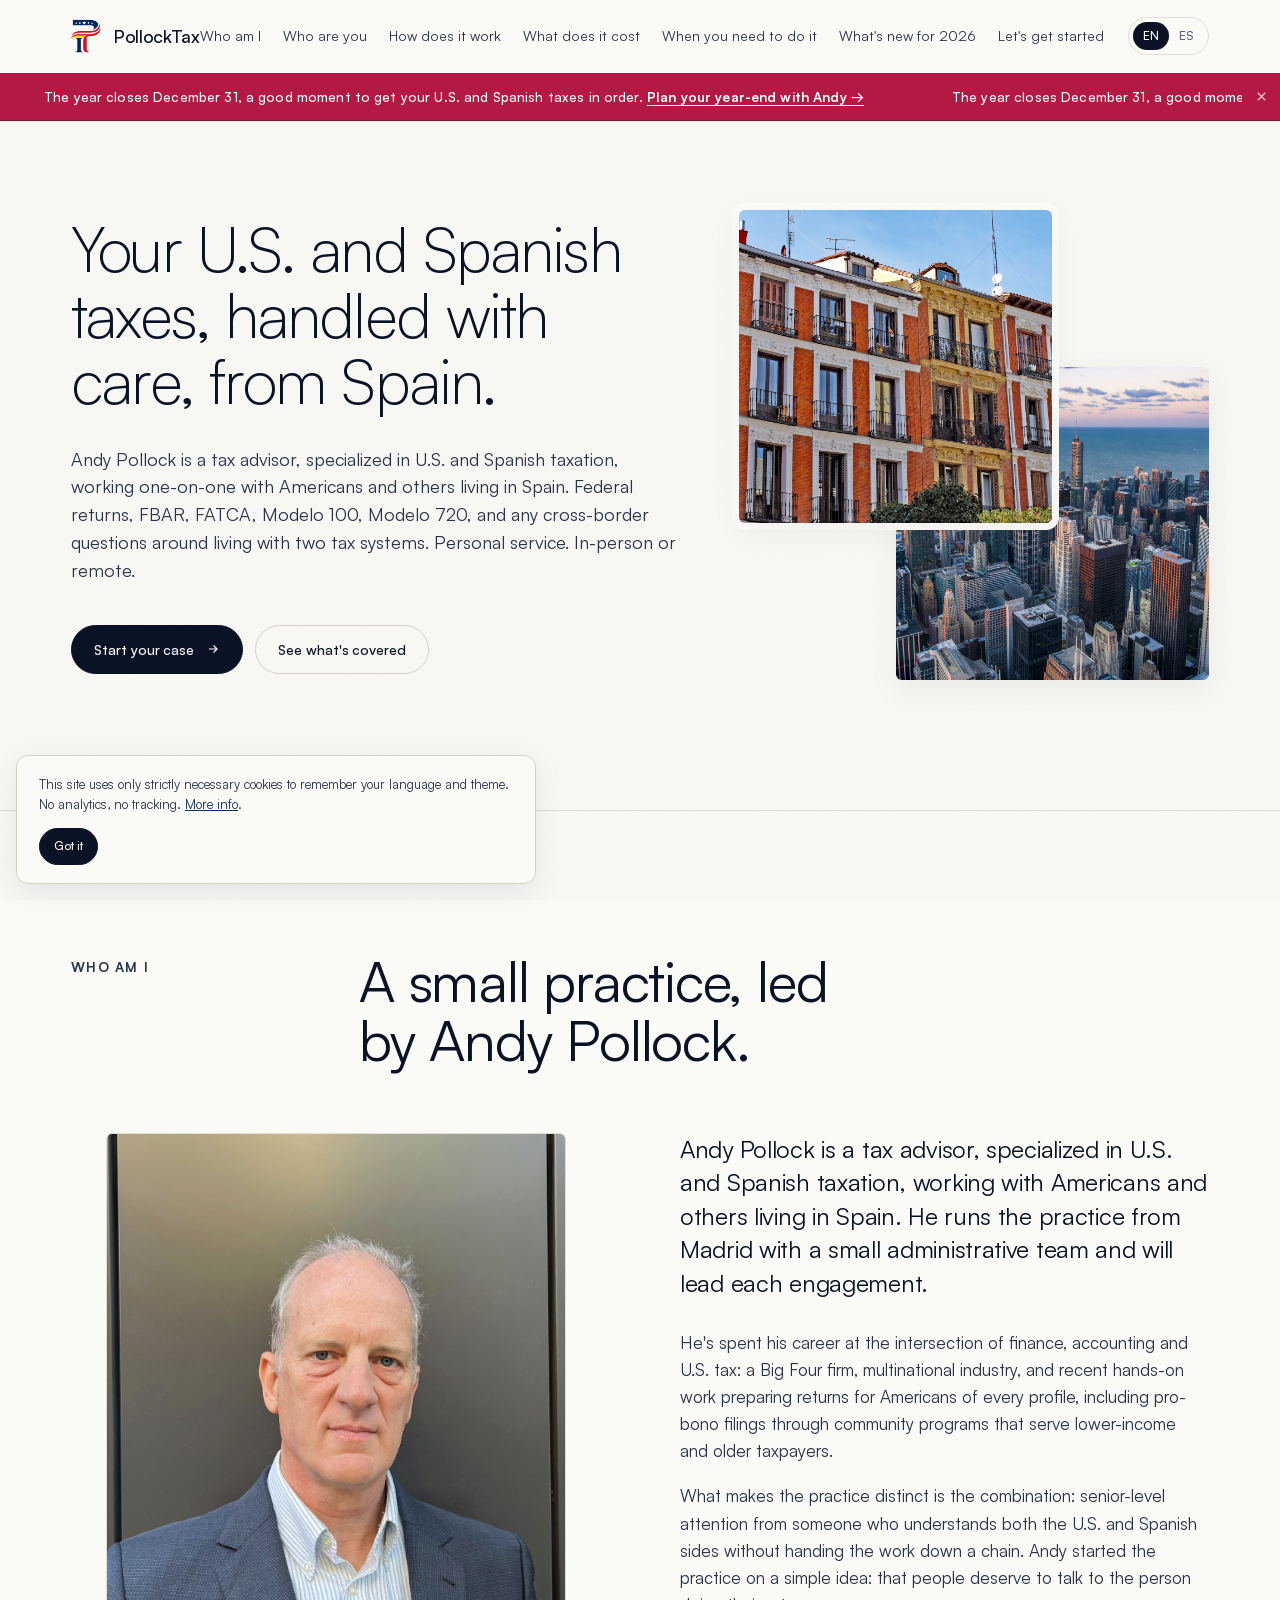
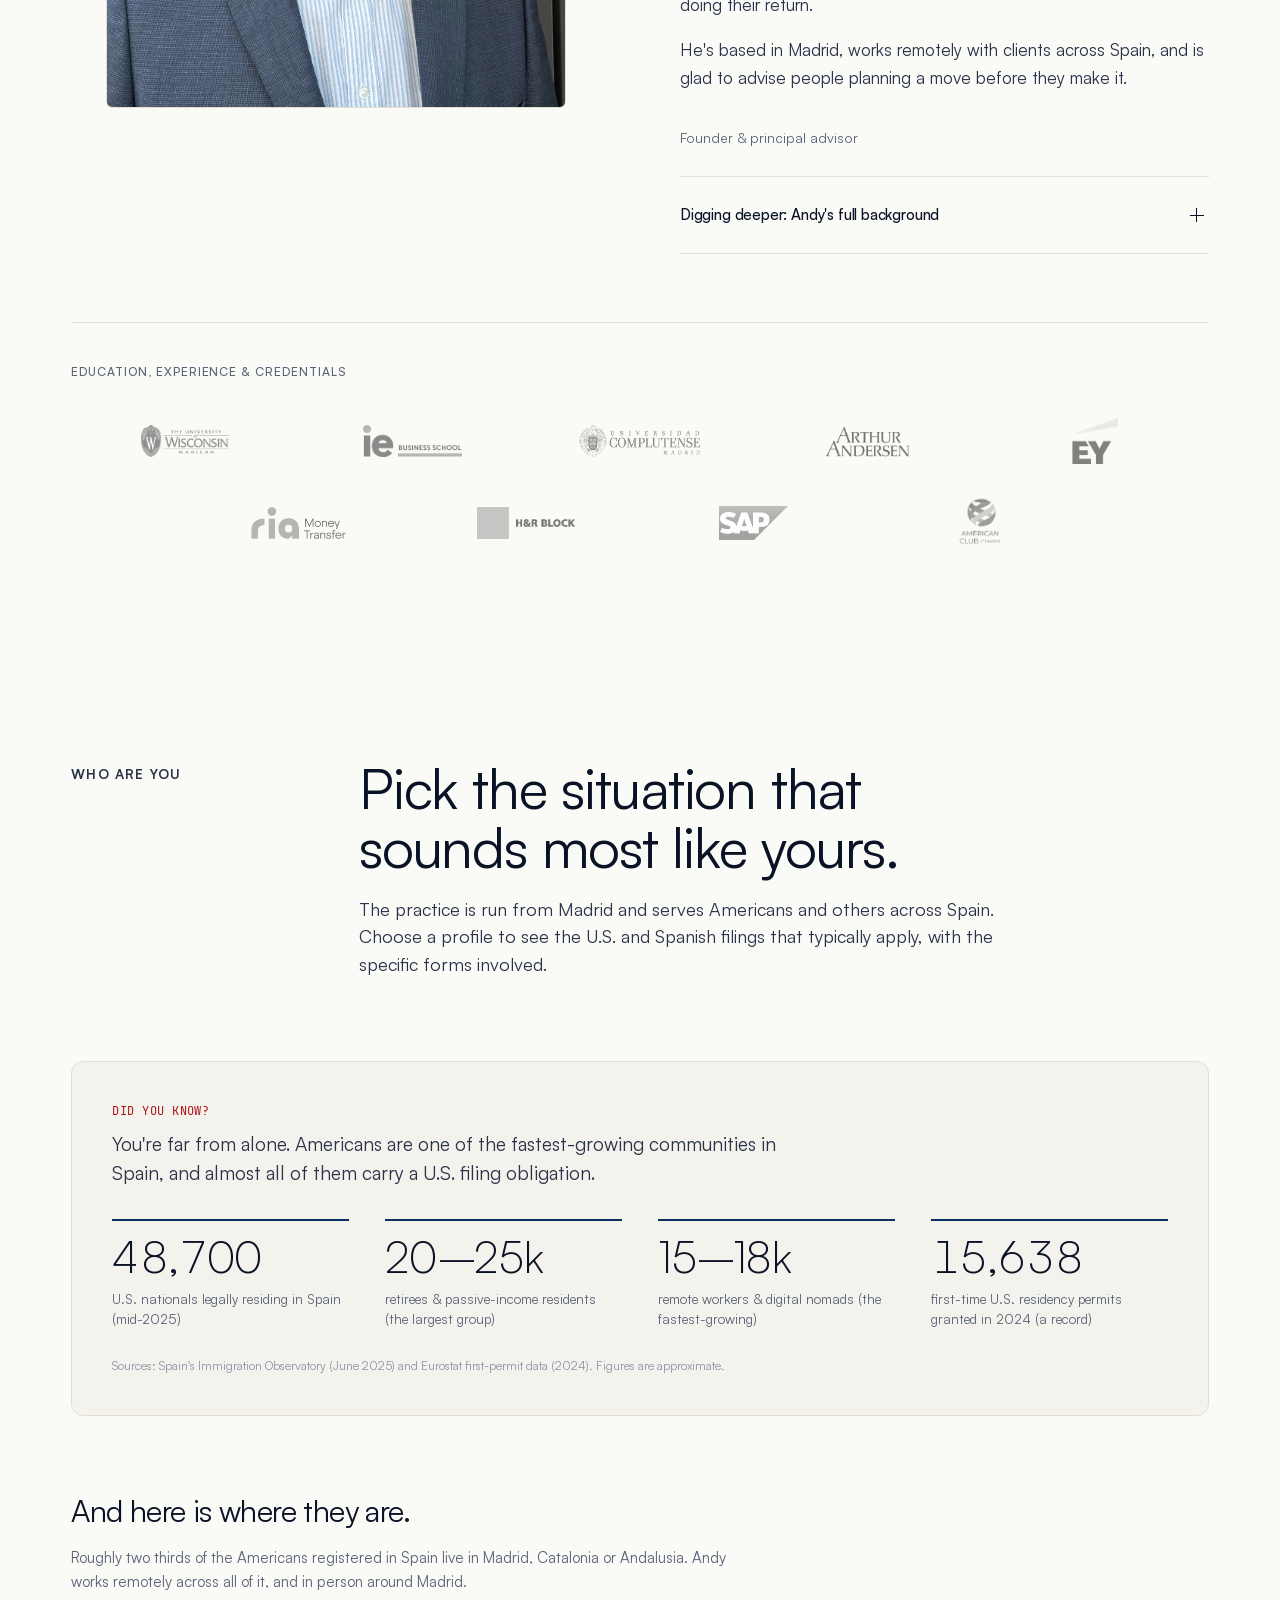
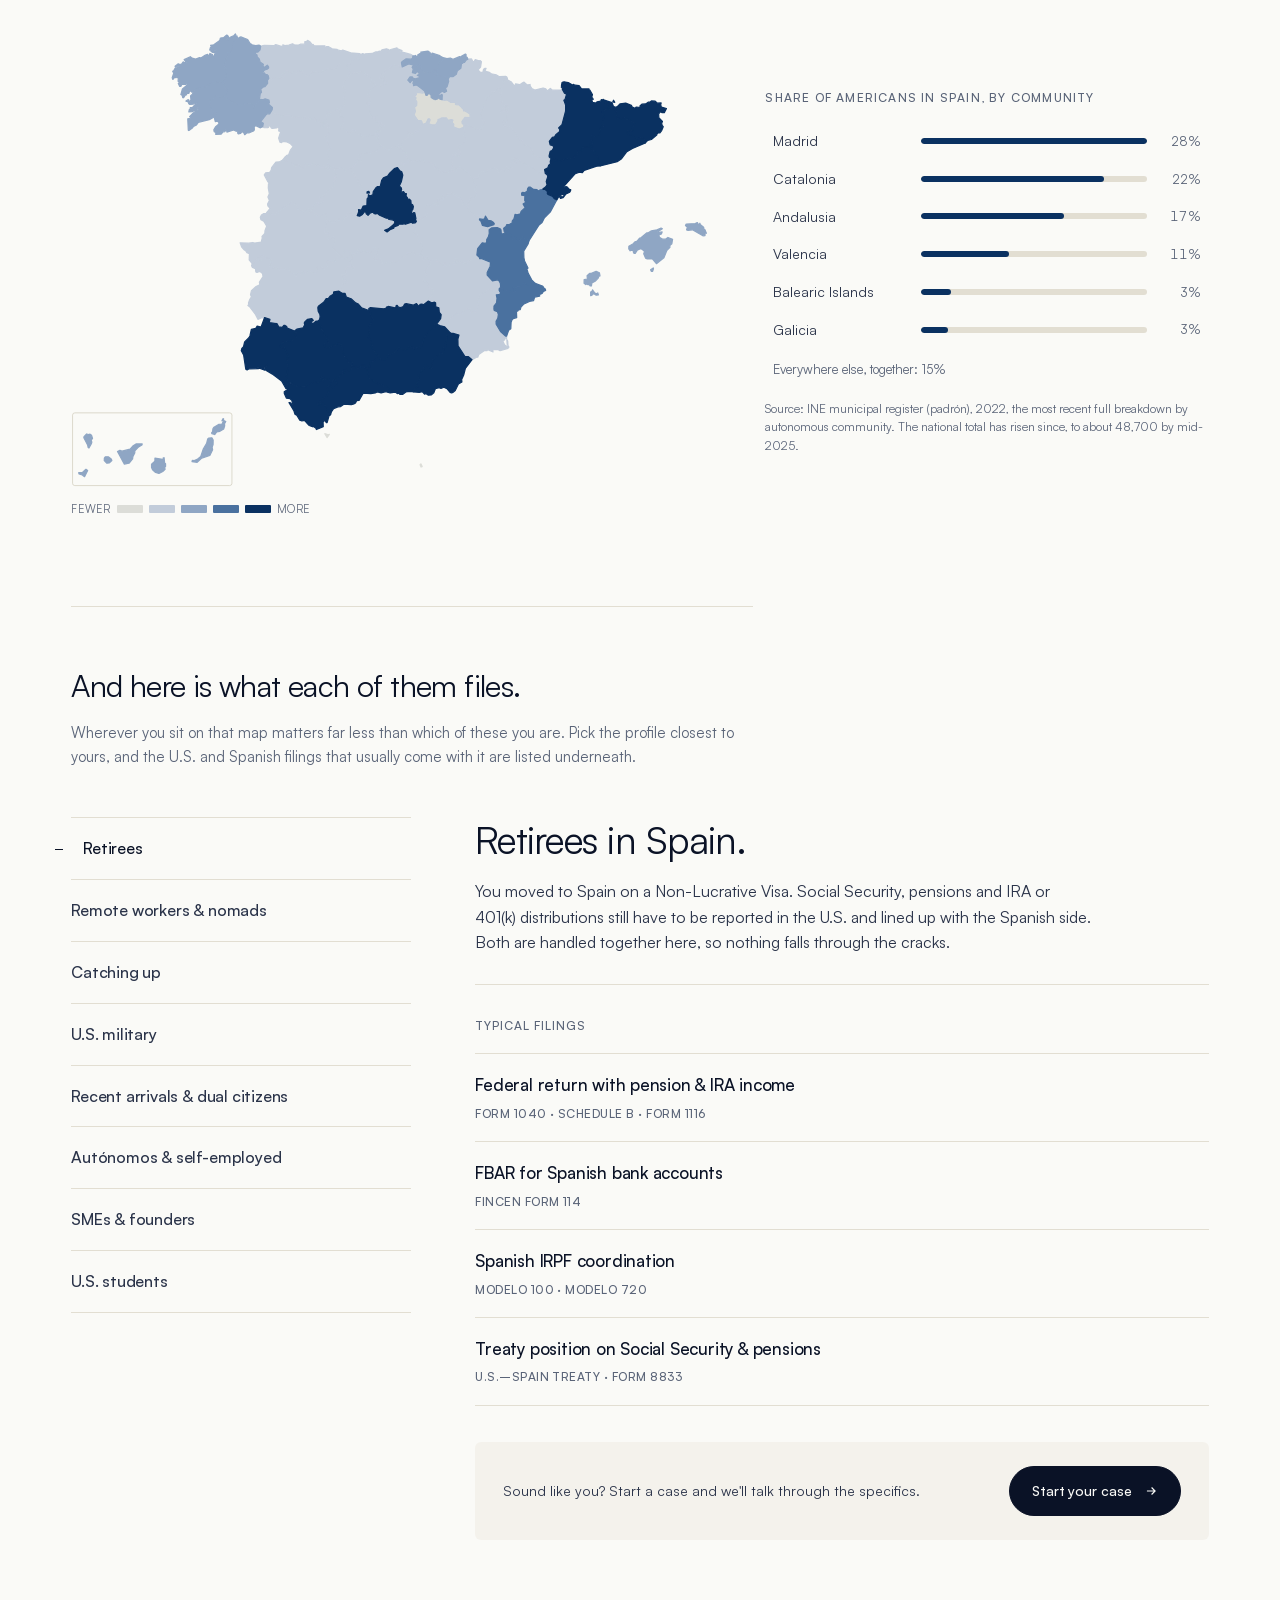
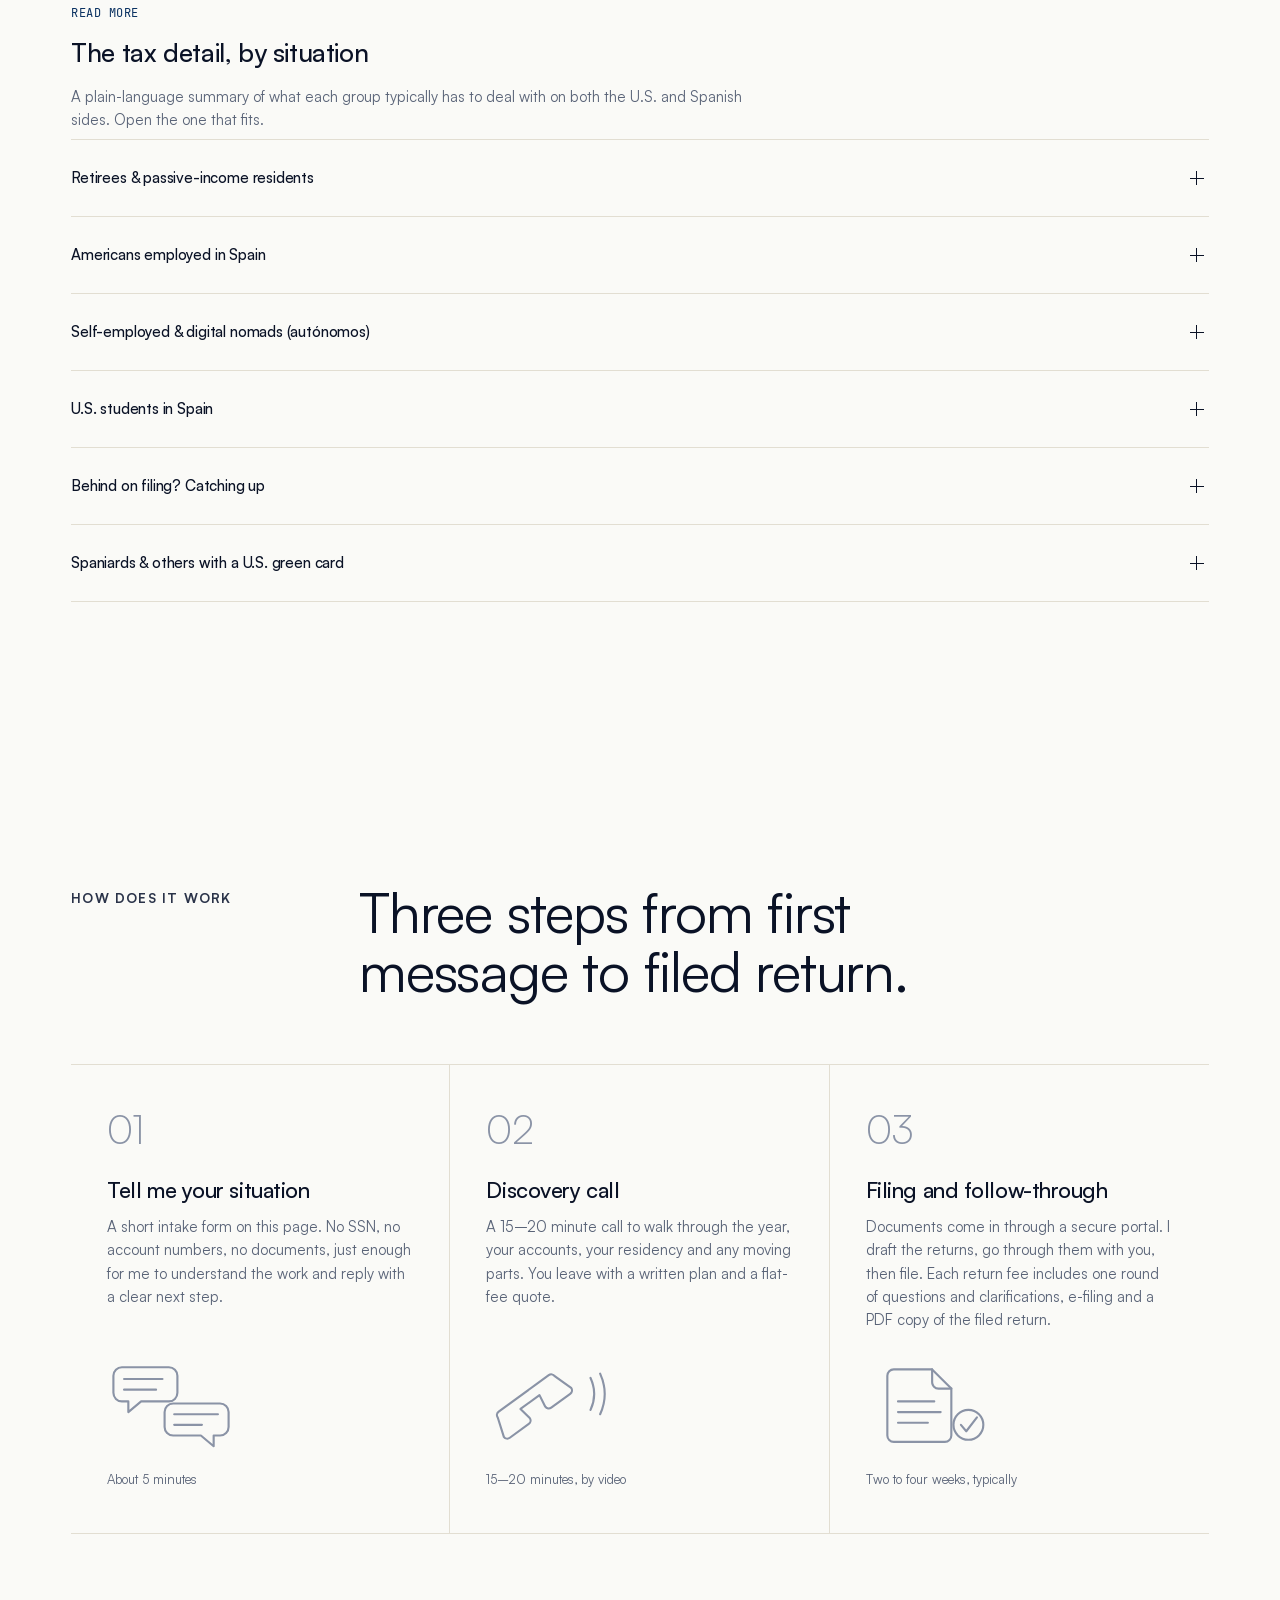
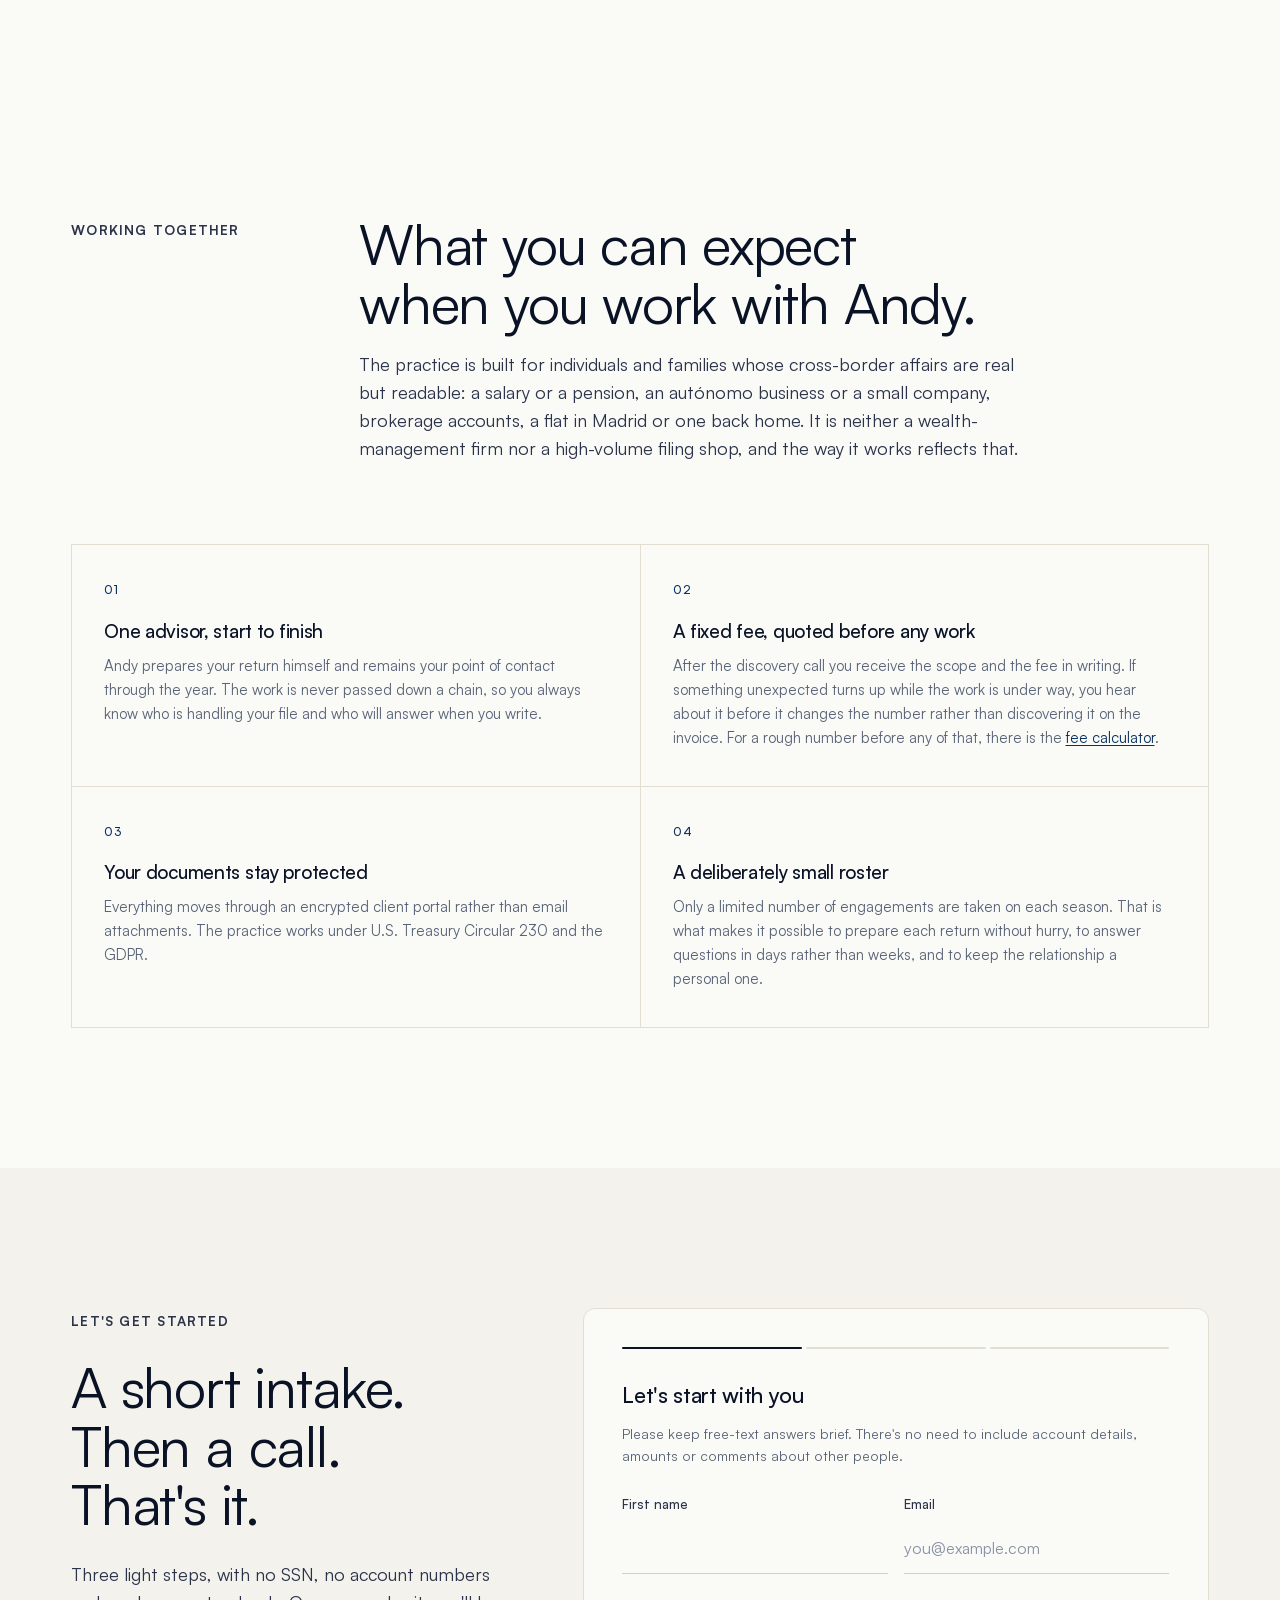
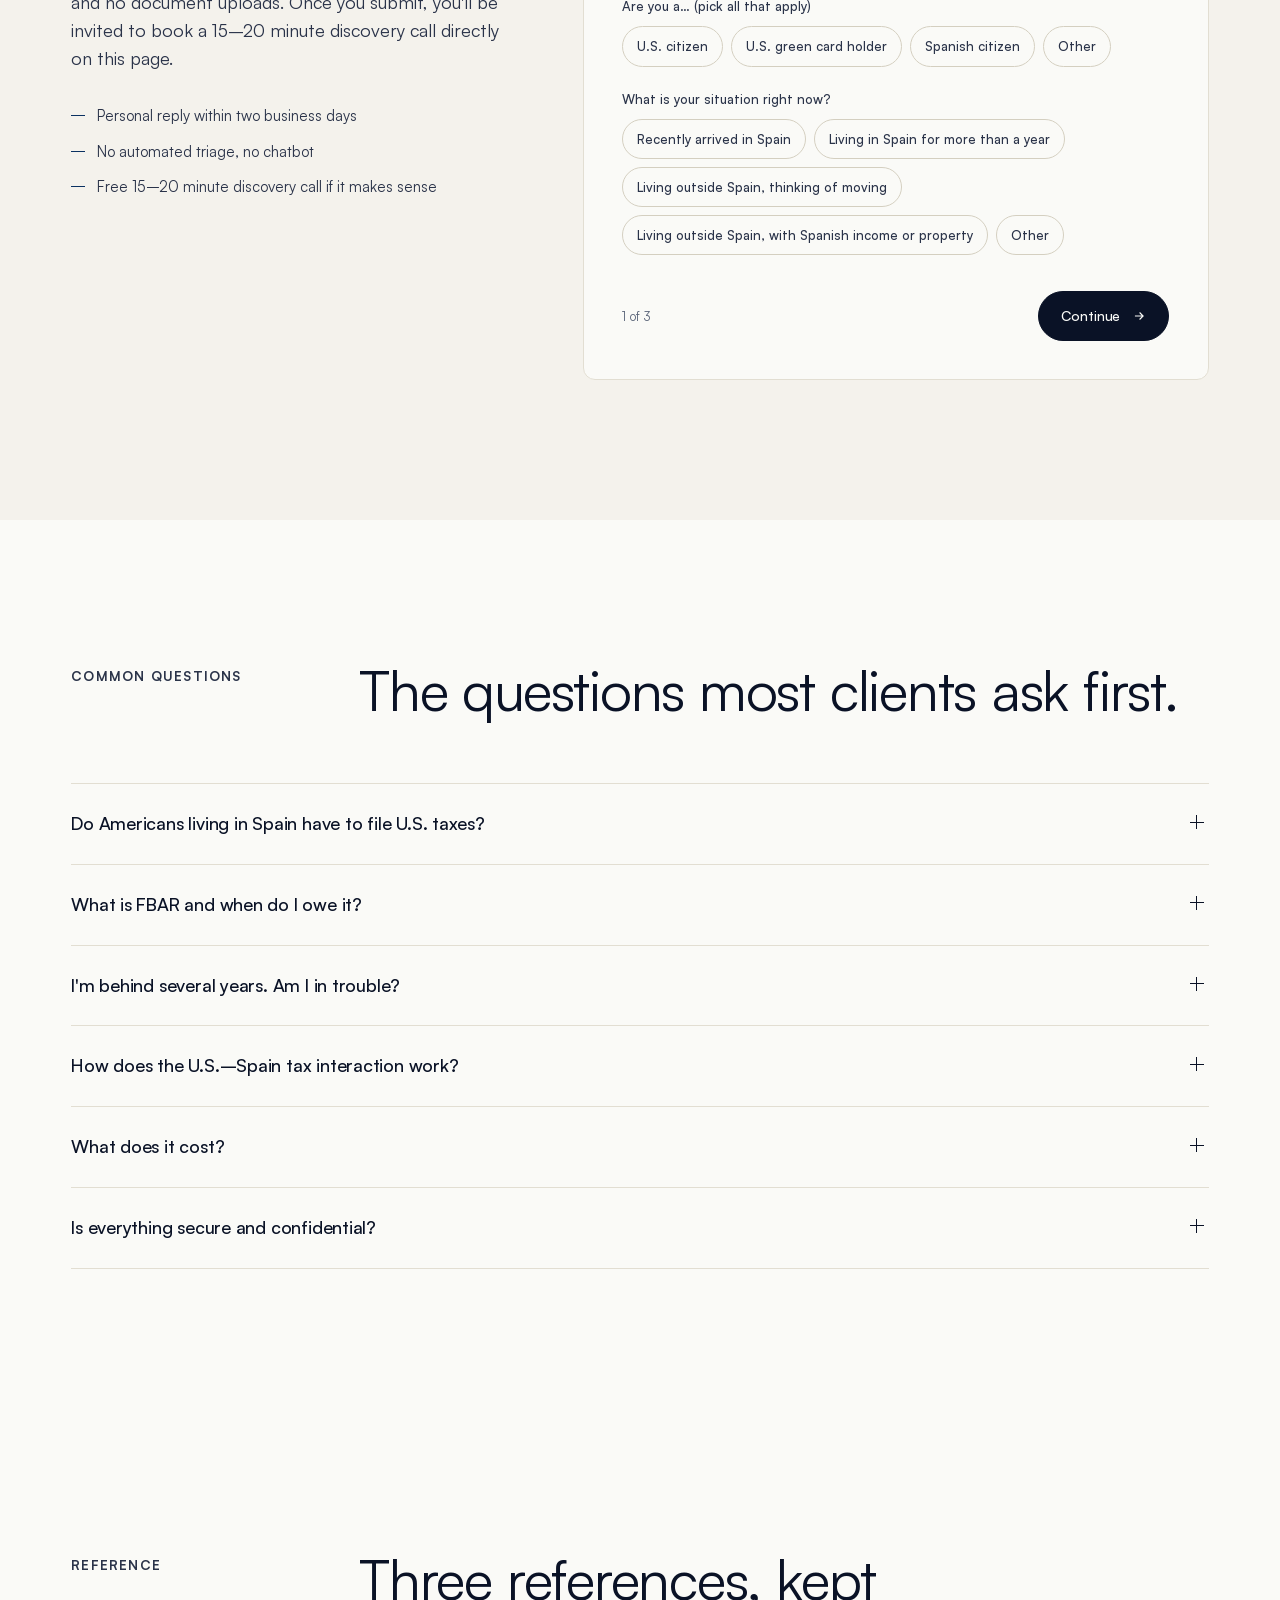
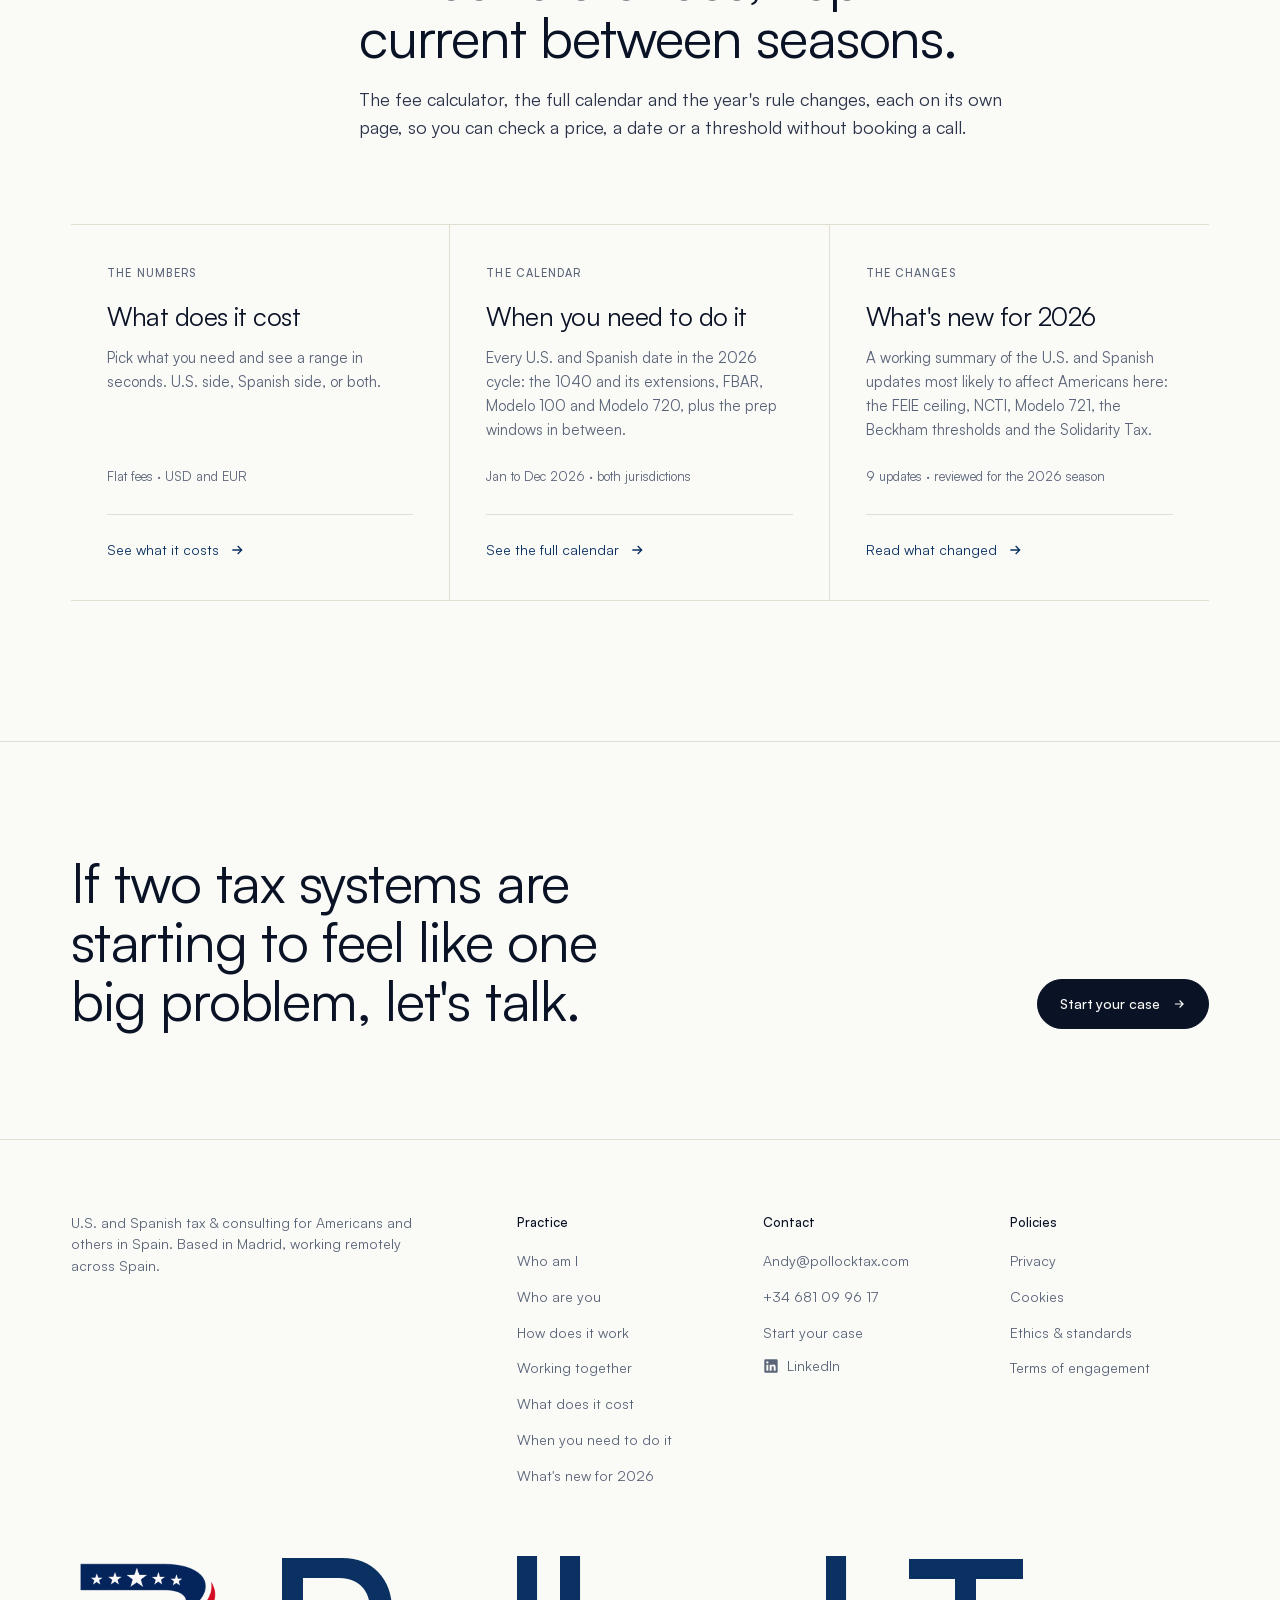
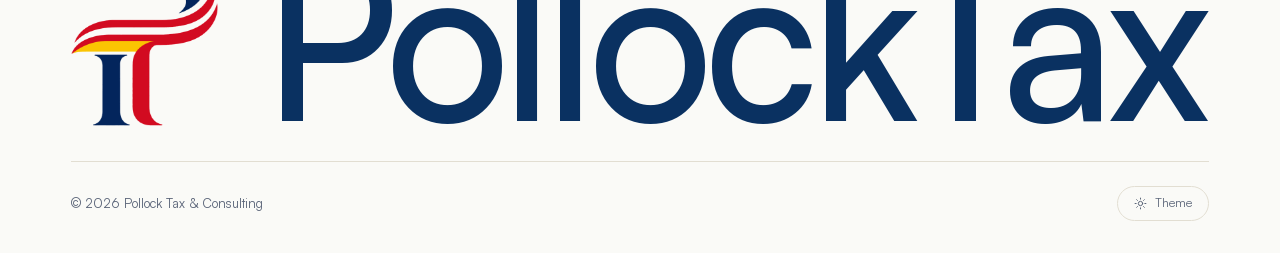
<file: index.html>
<!doctype html>
<html lang="en" data-theme="light">
<head>
<meta charset="utf-8" />
<meta name="viewport" content="width=device-width, initial-scale=1, viewport-fit=cover" />
<title>Pollock Tax &amp; Consulting | U.S. &amp; Spanish Tax for Americans in Spain</title>
<meta name="description" content="U.S. and Spanish tax advisory for Americans and others living in Spain. Federal returns, FBAR, FATCA, Modelo 100, Modelo 720, and cross-border planning, with one advisor for both sides." />
<meta name="keywords" content="US tax Spain, American expat taxes Spain, FBAR Spain, FATCA Spain, Modelo 100 Americans, Modelo 720 Americans, expat tax advisor Madrid, asesor fiscal estadounidenses España, impuestos americanos en España, declaración americana España, doble imposición España Estados Unidos, Streamlined Foreign Offshore, military expat tax, US student tax return Spain" />
<link rel="alternate" hreflang="en" href="https://pollocktax.com/" />
<link rel="alternate" hreflang="es" href="https://pollocktax.com/" />
<link rel="canonical" href="https://pollocktax.com/" />

<meta property="og:type" content="website" />
<meta property="og:title" content="Pollock Tax &amp; Consulting | U.S. &amp; Spanish Tax for Americans in Spain" />
<meta property="og:description" content="U.S. and Spanish tax advisory for Americans and others living in Spain. Federal returns, FBAR, FATCA, Modelo 100, Modelo 720, and cross-border planning." />
<meta property="og:image" content="https://pollocktax.com/images/og-image.jpg" />
<!-- Declaring the card's size lets a scraper lay out the preview on its first
     visit instead of deferring until it has fetched the image. The alt text
     describes what the card shows; tools/make-og-image.py draws it. -->
<meta property="og:image:width" content="1200" />
<meta property="og:image:height" content="630" />
<meta property="og:image:alt" content="Pollock Tax &amp; Consulting: U.S. and Spanish taxes, handled with care." />
<meta property="og:url" content="https://pollocktax.com/" />
<meta property="og:site_name" content="Pollock Tax &amp; Consulting" />
<meta property="og:locale" content="en_US" />
<meta property="og:locale:alternate" content="es_ES" />
<meta name="twitter:card" content="summary_large_image" />
<meta name="twitter:image:alt" content="Pollock Tax &amp; Consulting: U.S. and Spanish taxes, handled with care." />

<link rel="icon" href="images/favicon.ico" sizes="any" />
<link rel="icon" type="image/png" href="images/favicon-32.png" sizes="32x32" />
<link rel="icon" type="image/png" href="images/favicon-16.png" sizes="16x16" />
<link rel="apple-touch-icon" href="images/apple-touch-icon.png" />

<link rel="preload" href="fonts/Satoshi-400.woff2" as="font" type="font/woff2" crossorigin />
<link rel="preload" href="fonts/Satoshi-500.woff2" as="font" type="font/woff2" crossorigin />

<link rel="stylesheet" href="styles.css?v=8d1558ced2" />

<script type="application/ld+json">
{
  "@context": "https://schema.org",
  "@type": [
    "AccountingService",
    "ProfessionalService"
  ],
  "@id": "https://pollocktax.com/#practice",
  "name": "Pollock Tax & Consulting",
  "url": "https://pollocktax.com/",
  "logo": "https://pollocktax.com/images/logo-mark-512.png",
  "image": "https://pollocktax.com/images/og-image.jpg",
  "email": "Andy@pollocktax.com",
  "telephone": "+34681099617",
  "description": "U.S. and Spanish tax advisory for Americans and others living in Spain. Federal returns, FBAR, FATCA, Modelo 100, Modelo 720 and cross-border planning, handled one-on-one.",
  "priceRange": "$$",
  "knowsLanguage": [
    "en",
    "es"
  ],
  "address": {
    "@type": "PostalAddress",
    "addressLocality": "Madrid",
    "addressCountry": "ES"
  },
  "areaServed": [
    {
      "@type": "Country",
      "name": "Spain"
    }
  ],
  "founder": {
    "@type": "Person",
    "name": "Andy Pollock",
    "jobTitle": "Founder & principal advisor",
    "description": "Andy Pollock is a tax advisor, specialized in US and Spanish taxation, working with Americans and others living in Spain.",
    "sameAs": [
      "https://www.linkedin.com/in/andrewtpollock/"
    ],
    "alumniOf": [
      {
        "@type": "CollegeOrUniversity",
        "name": "University of Wisconsin–Madison"
      },
      {
        "@type": "CollegeOrUniversity",
        "name": "IE Business School"
      }
    ]
  },
  "sameAs": [
    "https://www.linkedin.com/in/andrewtpollock/"
  ],
  "hasOfferCatalog": {
    "@type": "OfferCatalog",
    "name": "Services",
    "itemListElement": [
      {
        "@type": "Offer",
        "itemOffered": {
          "@type": "Service",
          "name": "U.S. federal income tax return (Form 1040)"
        }
      },
      {
        "@type": "Offer",
        "itemOffered": {
          "@type": "Service",
          "name": "FBAR (FinCEN Form 114) and FATCA (Form 8938) reporting"
        }
      },
      {
        "@type": "Offer",
        "itemOffered": {
          "@type": "Service",
          "name": "Spanish income tax return (Modelo 100)"
        }
      },
      {
        "@type": "Offer",
        "itemOffered": {
          "@type": "Service",
          "name": "Modelo 720 and Modelo 721 foreign-asset declarations"
        }
      },
      {
        "@type": "Offer",
        "itemOffered": {
          "@type": "Service",
          "name": "Streamlined Foreign Offshore catch-up filings"
        }
      },
      {
        "@type": "Offer",
        "itemOffered": {
          "@type": "Service",
          "name": "Cross-border tax planning for a move to or from Spain"
        }
      }
    ]
  }
}
</script>

<script type="application/ld+json">
{
  "@context": "https://schema.org",
  "@type": "FAQPage",
  "mainEntity": [
    {
      "@type": "Question",
      "name": "Do Americans living in Spain have to file U.S. taxes?",
      "acceptedAnswer": {
        "@type": "Answer",
        "text": "Yes. The U.S. taxes its citizens and green-card holders on worldwide income, wherever they live. Between the Foreign Earned Income Exclusion and the Foreign Tax Credit, many expats in Spain end up owing little or nothing, but the return still has to be filed correctly to get there."
      }
    },
    {
      "@type": "Question",
      "name": "What is FBAR and when do I owe it?",
      "acceptedAnswer": {
        "@type": "Answer",
        "text": "FBAR (FinCEN Form 114) is required if your non-U.S. financial accounts, added together, ever topped $10,000 at any single moment in the year. It is an information report rather than a tax, but the penalties for missing it are steep."
      }
    },
    {
      "@type": "Question",
      "name": "I'm behind several years. Am I in trouble?",
      "acceptedAnswer": {
        "@type": "Answer",
        "text": "Probably not, and it is almost always fixable. When the missed filings were non-willful, the Streamlined Foreign Offshore Procedures let qualifying expats catch up on three years of returns and six FBARs without penalties."
      }
    },
    {
      "@type": "Question",
      "name": "How does the U.S.–Spain tax interaction work?",
      "acceptedAnswer": {
        "@type": "Answer",
        "text": "Through the U.S.–Spain tax treaty, the social-security totalization agreement, and careful coordination of credits and exclusions, so the same euro is not taxed twice. Both returns are prepared by the same advisor, from the same set of facts."
      }
    },
    {
      "@type": "Question",
      "name": "What does it cost?",
      "acceptedAnswer": {
        "@type": "Answer",
        "text": "Flat fees, scoped after the intake form and the discovery call. A standard expat return with FBAR sits in a clear, predictable range, quoted in writing before any work starts. No meter running."
      }
    },
    {
      "@type": "Question",
      "name": "Is everything secure and confidential?",
      "acceptedAnswer": {
        "@type": "Answer",
        "text": "Yes. Documents and messages move through an encrypted client portal rather than plain email. The practice works under U.S. Treasury Circular 230 and the EU's GDPR."
      }
    }
  ]
}
</script>
</head>
<body class="opener-active">

<div id="site-opener" class="opener-overlay">
  <canvas id="fluid-canvas" class="opener-canvas"></canvas>
  
  <div class="opener-content">
    <div class="opener-headline-wrap">
      <span class="opener-static align-left">Tax advisory</span>
      
      <div class="opener-center-group">
        <span class="opener-connector">for</span>
        <div class="opener-rotator">
          <div class="rotator-inner" id="rotator-words">
            <span>digital nomads</span>
            <span>retirees</span>
            <span>expats</span>
          </div>
        </div>
      </div>
      
      <span class="opener-static align-right">in Spain.</span>
    </div>

    <div class="opener-brand-reveal" id="opener-brand">
      <div class="brand-lockup brand-lockup--stacked">
        <img class="brand-mark" src="images/logo-mark-256.png"
             srcset="images/logo-mark-256.png 1x, images/logo-mark-512.png 2x"
             width="225" height="256" alt="" />
        <p class="brand-word">PollockTax</p>
        <p class="brand-tagline">
          <span class="brand-tagline-us">US Expat Tax</span>
          <span class="brand-tagline-sep" aria-hidden="true">|</span>
          <span class="brand-tagline-es">Spain</span>
        </p>
      </div>
    </div>
  </div>

  <button class="opener-skip" id="opener-skip" type="button" data-bilingual><span data-lang="en">Skip intro</span><span data-lang="es">Saltar intro</span></button>
</div>

<a class="skip-link" href="#main" data-bilingual><span data-lang="en">Skip to content</span><span data-lang="es">Ir al contenido</span></a>

<header class="nav" id="nav">
  <div class="container nav-inner">
    <a href="#top" class="logo" aria-label="Pollock Tax &amp; Consulting, home">
      <span class="logo-mark" aria-hidden="true">
        <img src="images/logo-mark-64.png"
             srcset="images/logo-mark-64.png 1x, images/logo-mark-128.png 2x, images/logo-mark-256.png 3x"
             width="56" height="64" alt="" />
      </span>
      <span class="logo-word">PollockTax</span>
    </a>

    <nav class="nav-links" aria-label="Primary">
      <a class="nav-link" href="#about"     data-bilingual><span data-lang="en">Who am I</span><span data-lang="es">Quién soy</span></a>
      <a class="nav-link" href="#offer"     data-bilingual><span data-lang="en">Who are you</span><span data-lang="es">Quién eres</span></a>
      <a class="nav-link" href="#process"   data-bilingual><span data-lang="en">How does it work</span><span data-lang="es">Cómo funciona</span></a>
      <a class="nav-link" href="pricing.html" data-bilingual><span data-lang="en">What does it cost</span><span data-lang="es">Cuánto cuesta</span></a>
      <a class="nav-link" href="deadlines.html"  data-bilingual><span data-lang="en">When you need to do it</span><span data-lang="es">Cuándo hay que hacerlo</span></a>
      <a class="nav-link" href="whats-new.html" data-bilingual><span data-lang="en">What's new for 2026</span><span data-lang="es">Novedades para 2026</span></a>
      <a class="nav-link" href="#start"     data-bilingual><span data-lang="en">Let's get started</span><span data-lang="es">Empecemos</span></a>
    </nav>

    <div class="nav-controls">
      <div class="lang-toggle" role="group" aria-label="Language">
        <button data-set-lang="en" aria-pressed="true">
          <span class="lang-label">EN</span>
          <span class="lang-flag">🇺🇸</span>
        </button>
        <button data-set-lang="es" aria-pressed="false">
          <span class="lang-label">ES</span>
          <span class="lang-flag">🇪🇸</span>
        </button>
      </div>
      <button class="icon-btn menu-toggle" id="menu-toggle-btn" aria-label="Open navigation menu">
        <svg viewBox="0 0 24 24" fill="none" stroke="currentColor" stroke-width="2"><path d="M4 6h16M4 12h16M4 18h16"/></svg>
      </button>
    </div>
  </div>
</header>

<div class="notice" id="deadline-notice" role="region" aria-label="Year-end planning notice"
     data-notice-id="yearend-2026" data-notice-expires="2026-12-31" data-notice-services="advisory">
  <a class="notice-cta" href="#start" data-notice-start>
    <span class="notice-track">
      <span class="notice-item" data-bilingual><span data-lang="en">The year closes December 31, a good moment to get your U.S. and Spanish taxes in order. <span class="notice-link">Plan your year-end with Andy →</span></span><span data-lang="es">El año cierra el 31 de diciembre, buen momento para poner en orden tus impuestos en EE.&nbsp;UU. y en España. <span class="notice-link">Planifica el cierre del año con Andy →</span></span></span>
      <span class="notice-item" data-bilingual aria-hidden="true"><span data-lang="en">The year closes December 31, a good moment to get your U.S. and Spanish taxes in order. <span class="notice-link">Plan your year-end with Andy →</span></span><span data-lang="es">El año cierra el 31 de diciembre, buen momento para poner en orden tus impuestos en EE.&nbsp;UU. y en España. <span class="notice-link">Planifica el cierre del año con Andy →</span></span></span>
      <span class="notice-item" data-bilingual aria-hidden="true"><span data-lang="en">The year closes December 31, a good moment to get your U.S. and Spanish taxes in order. <span class="notice-link">Plan your year-end with Andy →</span></span><span data-lang="es">El año cierra el 31 de diciembre, buen momento para poner en orden tus impuestos en EE.&nbsp;UU. y en España. <span class="notice-link">Planifica el cierre del año con Andy →</span></span></span>
    </span>
  </a>
  <button class="notice-close" type="button" data-notice-dismiss aria-label="Dismiss this notice">
    <svg viewBox="0 0 24 24" fill="none" stroke="currentColor" stroke-width="2" aria-hidden="true"><path d="M18 6 6 18M6 6l12 12"/></svg>
  </button>
</div>

<div class="mobile-drawer-overlay" id="mobile-overlay"></div>
<div class="mobile-drawer" id="mobile-drawer">
  <button class="icon-btn close-btn" id="menu-close-btn" aria-label="Close menu">
    <svg viewBox="0 0 24 24" fill="none" stroke="currentColor" stroke-width="2"><path d="M18 6 6 18M6 6l12 12"/></svg>
  </button>
  <nav class="mobile-nav-links">
    <a class="mobile-nav-link" href="#about"     data-bilingual><span data-lang="en">Who am I</span><span data-lang="es">Quién soy</span></a>
    <a class="mobile-nav-link" href="#offer"     data-bilingual><span data-lang="en">Who are you</span><span data-lang="es">Quién eres</span></a>
    <a class="mobile-nav-link" href="#process"   data-bilingual><span data-lang="en">How does it work</span><span data-lang="es">Cómo funciona</span></a>
    <a class="mobile-nav-link" href="pricing.html" data-bilingual><span data-lang="en">What does it cost</span><span data-lang="es">Cuánto cuesta</span></a>
    <a class="mobile-nav-link" href="deadlines.html"  data-bilingual><span data-lang="en">When you need to do it</span><span data-lang="es">Cuándo hay que hacerlo</span></a>
    <a class="mobile-nav-link" href="whats-new.html" data-bilingual><span data-lang="en">What's new for 2026</span><span data-lang="es">Novedades para 2026</span></a>
    <a class="mobile-nav-link" href="#start"     data-bilingual><span data-lang="en">Let's get started</span><span data-lang="es">Empecemos</span></a>
  </nav>
</div>

<a id="top"></a>
<main id="main">

<section class="hero">
  <div class="container">
    <div class="hero-grid">

      <div class="hero-text">
        <h1 class="hero-headline display-1" data-bilingual="block" data-reveal>
          <span data-lang="en">Your U.S. and Spanish taxes, handled with care, from Spain.</span>
          <span data-lang="es">Tus impuestos de EE.&nbsp;UU. y de España, atendidos con cuidado, desde España.</span>
        </h1>

        <p class="hero-sub body-lg" data-bilingual="block" data-reveal>
          <span data-lang="en">Andy Pollock is a tax advisor, specialized in U.S. and Spanish taxation, working one-on-one with Americans and others living in Spain. Federal returns, FBAR, FATCA, Modelo 100, Modelo 720, and any cross-border questions around living with two tax systems. Personal service. In-person or remote.</span>
          <span data-lang="es">Andy Pollock es asesor fiscal, especializado en tributación estadounidense y española, y atiende personalmente a americanos y a otras personas residentes en España. Declaraciones federales, FBAR, FATCA, Modelo 100, Modelo 720 y cualquier duda transfronteriza que surja al convivir con dos sistemas fiscales. Atención personal. En persona o en remoto.</span>
        </p>

        <div class="hero-actions" data-reveal>
          <a href="#start" class="btn btn-primary" data-bilingual>
            <span data-lang="en">Start your case</span>
            <span data-lang="es">Empezar mi caso</span>
            <svg class="btn-arrow" viewBox="0 0 24 24" fill="none" stroke="currentColor" stroke-width="2">
              <path d="M5 12h14M13 6l6 6-6 6"/>
            </svg>
          </a>
          <a href="#offer" class="btn btn-ghost" data-bilingual>
            <span data-lang="en">See what's covered</span>
            <span data-lang="es">Ver servicios</span>
          </a>
        </div>
      </div>

      <div class="hero-image-showcase" aria-hidden="true" data-reveal>
        <div class="img-panel-1">
          <img class="showcase-img" src="images/hero-spain.jpg" alt="Spain" />
        </div>
        <div class="img-panel-2">
          <img class="showcase-img" src="images/hero-usa.jpg" alt="United States" />
        </div>
      </div>

    </div>
  </div>
</section>

<hr class="section-rule" />

<section class="section" id="about">
  <div class="container">
    <div class="section-head" data-reveal>
      <span class="eyebrow" data-bilingual><span data-lang="en">Who am I</span><span data-lang="es">Quién soy</span></span>
      <div>
        <h2 class="display-2" data-bilingual="block">
          <span data-lang="en">A small practice, led by Andy Pollock.</span>
          <span data-lang="es">Una práctica pequeña, dirigida por Andy Pollock.</span>
        </h2>
      </div>
    </div>

    <div class="about-grid">
      <div class="about-portrait" data-reveal>
        <img src="images/portrait.jpg" alt="Andy Pollock"
             onerror="this.parentElement.classList.add('no-image'); this.remove();" />
      </div>

      <div class="about-bio" data-reveal>
        <p class="lead" data-bilingual="block">
          <span data-lang="en">Andy Pollock is a tax advisor, specialized in U.S. and Spanish taxation, working with Americans and others living in Spain. He runs the practice from Madrid with a small administrative team and will lead each engagement.</span>
          <span data-lang="es">Andy Pollock es asesor fiscal, especializado en tributación estadounidense y española, y trabaja con americanos y con otras personas residentes en España. Lleva la práctica desde Madrid con un pequeño equipo administrativo y dirige cada caso.</span>
        </p>
        <p data-bilingual="block">
          <span data-lang="en">He's spent his career at the intersection of finance, accounting and U.S. tax: a Big Four firm, multinational industry, and recent hands-on work preparing returns for Americans of every profile, including pro-bono filings through community programs that serve lower-income and older taxpayers.</span>
          <span data-lang="es">Su carrera transcurre en la intersección entre finanzas, contabilidad y fiscalidad estadounidense: una firma <em>Big Four</em>, industria multinacional, y trabajo reciente preparando declaraciones para americanos de todos los perfiles, incluyendo declaraciones <em>pro bono</em> a través de programas comunitarios que atienden a contribuyentes mayores y de rentas bajas.</span>
        </p>
        <p data-bilingual="block">
          <span data-lang="en">What makes the practice distinct is the combination: senior-level attention from someone who understands both the U.S. and Spanish sides without handing the work down a chain. Andy started the practice on a simple idea: that people deserve to talk to the person doing their return.</span>
          <span data-lang="es">Lo que distingue a la práctica es la combinación: atención de nivel senior por alguien que entiende ambos lados, el estadounidense y el español, sin delegar el trabajo en cadena. Andy creó la práctica con una idea sencilla: cada cliente merece hablar directamente con quien hace su declaración.</span>
        </p>
        <p data-bilingual="block">
          <span data-lang="en">He's based in Madrid, works remotely with clients across Spain, and is glad to advise people planning a move before they make it.</span>
          <span data-lang="es">Tiene su base en Madrid, atiende en remoto a clientes en toda España, y también asesora a quienes están planeando mudarse antes de hacerlo.</span>
        </p>

        <div class="signature" data-bilingual><span data-lang="en">Founder &amp; principal advisor</span><span data-lang="es">Fundador y asesor principal</span></div>

        <div class="faq-list bio-deeper" data-accordion data-reveal>
          <div class="faq-item">
            <button class="faq-q" data-faq-q id="faq-q1" aria-expanded="false" aria-controls="faq-a1">
              <span data-bilingual><span data-lang="en">Digging deeper: Andy's full background</span><span data-lang="es">Profundizando: la trayectoria completa de Andy</span></span>
              <span class="plus" aria-hidden="true"></span>
            </button>
            <div class="faq-a" id="faq-a1" role="region" aria-labelledby="faq-q1"><div><div class="faq-a-inner" data-bilingual="block">
              <span data-lang="en">
                <p>Andy is from the Midwest and moved to Spain more than 25 years ago. He completed his university studies in Accounting and Spanish at the University of Wisconsin–Madison with honors, then moved to Chicago to begin his career as an auditor with Arthur Andersen, where he earned his CPA. He went on to become Accounting Manager for Lindberg Corporation, a NASDAQ-traded industrial company, where he gained valuable experience meeting the SEC's rigorous quarterly and annual filing requirements.</p>
                <p>In 1999, Andy decided to pursue his dream, like many of you, and moved to Spain. He first earned an M.B.A. at the prestigious Instituto de Empresa (“IE”), finishing among the top students of his class. He then moved to Barcelona as a manager in Ernst &amp; Young's Transaction Support (“Due Diligence”) department, investigating and analyzing the financial records, forecasts and budgets of companies in the process of being bought or sold.</p>
                <p>Andy later became Ria Envia's Chief Financial Officer for European Operations, overseeing wire-remittance and currency-exchange businesses across Spain, France, England, Germany and Italy, and acting for part of his tenure as the company's legal representative before the Bank of Spain. More recently, he served as Deputy Chief Financial Officer for Villar Mir Group's energy and gas companies (the Enérgya VM group, with aggregate annual sales above €500 million), navigating a wide range of economic and liquidity challenges, including the pandemic and the Russia–Ukraine war.</p>
                <p>Since last year, Andy has focused his financial and economic expertise on individual income tax. He has studied and certified himself across a number of U.S. individual-tax areas, worked a full three months for H&amp;R Block's tax-preparation unit in Southern Wisconsin during the most recent season, and volunteered with the IRS's VITA/TCE tax-preparation assistance program.</p>
              </span>
              <span data-lang="es">
                <p>Andy es del Medio Oeste estadounidense y se mudó a España hace más de 25 años. Cursó sus estudios universitarios de Contabilidad y Español en la Universidad de Wisconsin–Madison con honores y se trasladó a Chicago para empezar su carrera como auditor en Arthur Andersen, donde obtuvo su certificación CPA. Después fue Director de Contabilidad de Lindberg Corporation, una empresa industrial cotizada en el NASDAQ, donde adquirió valiosa experiencia cumpliendo los exigentes requisitos trimestrales y anuales de la SEC.</p>
                <p>En 1999, Andy decidió perseguir su sueño, como muchos de vosotros, y se mudó a España. Primero cursó un M.B.A. en el prestigioso Instituto de Empresa (“IE”), terminando entre los mejores de su promoción. Luego se trasladó a Barcelona como manager en el departamento de Transaction Support (“Due Diligence”) de Ernst &amp; Young, investigando y analizando los registros financieros, previsiones y presupuestos de empresas en proceso de compraventa.</p>
                <p>Más adelante fue Director Financiero para Operaciones Europeas de Ria Envia, supervisando los negocios de remesas y cambio de divisa en España, Francia, Inglaterra, Alemania e Italia, y actuando durante parte de su etapa como representante legal de la compañía ante el Banco de España. Más recientemente fue Director Financiero Adjunto de las empresas de energía y gas del Grupo Villar Mir (el grupo Enérgya VM, con ventas anuales agregadas superiores a 500 millones de euros), sorteando numerosos retos económicos y de liquidez, incluidos la pandemia y la guerra entre Rusia y Ucrania.</p>
                <p>Desde el año pasado, Andy ha centrado su experiencia financiera y económica en el impuesto sobre la renta de las personas físicas. Se ha formado y certificado en varias áreas del impuesto individual estadounidense, ha trabajado tres meses completos en la unidad de preparación de declaraciones de H&amp;R Block en el sur de Wisconsin durante la última campaña, y ha colaborado como voluntario en el programa de asistencia VITA/TCE del IRS.</p>
              </span>
            </div></div></div>
          </div>
        </div>
      </div>
    </div>

    <div class="creds" data-reveal>
      <div class="creds-label" data-bilingual><span data-lang="en">Education, experience &amp; credentials</span><span data-lang="es">Formación, experiencia y credenciales</span></div>

      <div class="creds-grid">
        <div class="cred-item" data-logo="uw-madison" title="University of Wisconsin–Madison">
          <img src="images/credentials/uw-madison.png" alt="UW–Madison" loading="lazy"
               onerror="this.style.display='none';this.nextElementSibling.style.display='inline';" />
          <span style="display:none">UW–Madison</span>
        </div>
        <div class="cred-item" data-logo="ie-business-school" title="IE Business School">
          <img src="images/credentials/ie-business-school.png" alt="IE Business School" loading="lazy"
               onerror="this.style.display='none';this.nextElementSibling.style.display='inline';" />
          <span style="display:none">IE Business School</span>
        </div>
        <div class="cred-item" data-logo="complutense" title="Universidad Complutense de Madrid">
          <img src="images/credentials/complutense.png" alt="Universidad Complutense de Madrid" loading="lazy"
               onerror="this.style.display='none';this.nextElementSibling.style.display='inline';" />
          <span style="display:none">Universidad Complutense de Madrid</span>
        </div>
        <div class="cred-item" data-logo="arthur-andersen" title="Arthur Andersen">
          <img src="images/credentials/arthur-andersen.png" alt="Arthur Andersen" loading="lazy"
               onerror="this.style.display='none';this.nextElementSibling.style.display='inline';" />
          <span style="display:none">Arthur Andersen</span>
        </div>
        <div class="cred-item" data-logo="ey" title="Ernst &amp; Young">
          <img src="images/credentials/ey.png" alt="Ernst &amp; Young" loading="lazy"
               onerror="this.style.display='none';this.nextElementSibling.style.display='inline';" />
          <span style="display:none">Ernst &amp; Young</span>
        </div>
        <div class="cred-item" data-logo="ria-envia" title="Ria Envia">
          <img src="images/credentials/ria_envia.png" alt="Ria Envia" loading="lazy"
               onerror="this.style.display='none';this.nextElementSibling.style.display='inline';" />
          <span style="display:none">Ria Envia</span>
        </div>
        <div class="cred-item" data-logo="hr-block" title="H&amp;R Block">
          <img src="images/credentials/hr-block.png" alt="H&amp;R Block" loading="lazy"
               onerror="this.style.display='none';this.nextElementSibling.style.display='inline';" />
          <span style="display:none">H&amp;R Block</span>
        </div>
        <div class="cred-item" data-logo="sap" title="SAP certified">
          <img src="images/credentials/sap.png" alt="SAP" loading="lazy"
               onerror="this.style.display='none';this.nextElementSibling.style.display='inline';" />
          <span style="display:none">SAP</span>
        </div>
        <div class="cred-item" data-logo="american-club" title="American Club of Madrid">
          <img src="images/credentials/american_club.png" alt="American Club of Madrid" loading="lazy"
               onerror="this.style.display='none';this.nextElementSibling.style.display='inline';" />
          <span style="display:none">American Club of Madrid</span>
        </div>
      </div>

    </div>
  </div>
</section>

<section class="section" id="offer">
  <div class="container">
    <div class="section-head" data-reveal>
      <span class="eyebrow" data-bilingual><span data-lang="en">Who are you</span><span data-lang="es">Quién eres</span></span>
      <div>
        <h2 class="display-2" data-bilingual="block">
          <span data-lang="en">Pick the situation that sounds most like yours.</span>
          <span data-lang="es">Elige la situación que más se parezca a la tuya.</span>
        </h2>
        <p class="lede body-lg" style="margin-top: 20px;" data-bilingual="block">
          <span data-lang="en">The practice is run from Madrid and serves Americans and others across Spain. Choose a profile to see the U.S. and Spanish filings that typically apply, with the specific forms involved.</span>
          <span data-lang="es">La práctica se dirige desde Madrid y atiende a americanos y a otras personas en toda España. Elige un perfil para ver las declaraciones americanas y españolas que suelen aplicar, con los formularios concretos.</span>
        </p>
      </div>
    </div>

    <div class="stats-strip" data-reveal>
      <div class="stats-strip-head">
        <span class="stats-kicker" data-bilingual><span data-lang="en">Did you know?</span><span data-lang="es">¿Sabías que…?</span></span>
        <p data-bilingual="block">
          <span data-lang="en">You're far from alone. Americans are one of the fastest-growing communities in Spain, and almost all of them carry a U.S. filing obligation.</span>
          <span data-lang="es">No estás solo, ni mucho menos. Los americanos son una de las comunidades que más crece en España, y casi todos arrastran una obligación fiscal con EE.&nbsp;UU.</span>
        </p>
      </div>
      <div class="stats-grid" data-stats>
        <div class="stat" data-stat-order="0">
          <span class="stat-num" data-count>48,700</span>
          <span class="stat-label" data-bilingual><span data-lang="en">U.S. nationals legally residing in Spain (mid-2025)</span><span data-lang="es">ciudadanos de EE.&nbsp;UU. con residencia legal en España (mediados de 2025)</span></span>
        </div>
        <div class="stat" data-stat-order="1">
          <span class="stat-num">20–25k</span>
          <span class="stat-label" data-bilingual><span data-lang="en">retirees &amp; passive-income residents (the largest group)</span><span data-lang="es">jubilados y residentes con renta pasiva (el grupo más numeroso)</span></span>
        </div>
        <div class="stat" data-stat-order="2">
          <span class="stat-num">15–18k</span>
          <span class="stat-label" data-bilingual><span data-lang="en">remote workers &amp; digital nomads (the fastest-growing)</span><span data-lang="es">trabajadores remotos y nómadas digitales (el que más crece)</span></span>
        </div>
        <div class="stat" data-stat-order="3">
          <span class="stat-num" data-count>15,638</span>
          <span class="stat-label" data-bilingual><span data-lang="en">first-time U.S. residency permits granted in 2024 (a record)</span><span data-lang="es">primeras autorizaciones de residencia para americanos en 2024 (un récord)</span></span>
        </div>
      </div>
      <p class="stats-source" data-bilingual="block">
        <span data-lang="en">Sources: Spain's Immigration Observatory (June 2025) and Eurostat first-permit data (2024). Figures are approximate.</span>
        <span data-lang="es">Fuentes: Observatorio Permanente de la Inmigración (junio 2025) y datos de primeros permisos de Eurostat (2024). Cifras aproximadas.</span>
      </p>
    </div>

    <div class="map-block" data-reveal>
      <div class="map-head">
        <h3 data-bilingual="block">
          <span data-lang="en">And here is where they are.</span>
          <span data-lang="es">Y esto es dónde están.</span>
        </h3>
        <p data-bilingual="block">
          <span data-lang="en">Roughly two thirds of the Americans registered in Spain live in Madrid, Catalonia or Andalusia. Andy works remotely across all of it, and in person around Madrid.</span>
          <span data-lang="es">Cerca de dos tercios de los americanos registrados en España viven en Madrid, Cataluña o Andalucía. Andy atiende en remoto en todo el país, y en persona en la zona de Madrid.</span>
        </p>
      </div>

      <div class="map-grid">
        <div class="map-figure">
        <svg class="es-map" viewBox="24 6 831 598" role="img" aria-labelledby="map-title map-desc" xmlns="http://www.w3.org/2000/svg">
        <title id="map-title" data-map-title></title><desc id="map-desc" data-map-desc></desc>
        <g class="es-region es-step-0" data-region="ceuta" data-region-count="3" data-share="0.0" fill="#DCDDD8" stroke="#DCDDD8" stroke-width="1.6">
        <path d="M354.9 537.9L352.0 532.9L356.5 534.4L357.9 533.7L354.9 537.9Z"/>
        </g>
        <g class="es-region es-step-0" data-region="melilla" data-region-count="28" data-share="0.1" fill="#DCDDD8" stroke="#DCDDD8" stroke-width="1.6">
        <path d="M476.4 576.0L475.2 573.0L476.2 571.9L477.9 575.4L476.4 576.0Z"/>
        </g>
        <g class="es-region es-step-0" data-region="rioja" data-region-count="175" data-share="0.4" fill="#DCDDD8" stroke="#DCDDD8" stroke-width="1.6">
        <path d="M503.6 101.2L506.8 102.1L510.1 101.6L514.5 104.7L520.3 104.7L521.4 105.7L520.7 106.6L521.4 107.6L525.4 108.0L531.1 113.8L531.4 115.6L532.8 115.6L539.5 119.6L539.7 124.7L533.1 124.2L529.5 128.8L529.4 131.5L532.1 135.0L531.4 136.8L525.8 139.2L519.4 136.9L518.3 135.2L518.8 133.2L516.6 130.5L517.7 127.5L515.5 126.9L511.2 127.9L509.2 124.8L503.4 124.7L499.8 126.7L498.4 126.6L498.1 129.3L495.2 133.8L494.3 133.8L490.2 133.8L486.5 132.3L488.1 127.6L487.4 126.1L485.0 126.4L483.6 130.7L480.1 132.8L478.1 132.3L476.9 128.4L472.2 128.0L469.6 124.8L467.4 120.6L469.1 116.1L468.1 110.9L470.7 108.8L471.0 104.1L469.3 101.5L470.0 99.0L467.7 98.3L470.5 94.4L469.9 92.3L472.8 91.7L478.3 92.7L481.8 91.5L481.8 93.0L483.0 93.7L482.6 95.4L484.7 95.3L485.6 93.4L487.0 93.4L489.3 95.1L489.5 98.5L492.2 100.1L494.0 99.8L494.6 101.2L497.7 100.3L498.8 98.5L500.8 100.5L503.6 101.2Z"/>
        </g>
        <g class="es-region es-step-1" data-region="extremadura" data-region-count="212" data-share="0.5" fill="#C2CCDA" stroke="#C2CCDA" stroke-width="1.6">
        <path d="M257.2 356.0L256.0 353.4L257.2 348.1L263.2 342.7L268.0 340.4L267.5 337.1L272.2 329.9L271.6 326.5L270.1 324.5L267.6 323.3L264.4 324.5L262.9 323.9L262.4 319.6L258.5 318.0L257.4 315.7L258.2 313.1L260.5 313.4L263.0 309.9L262.6 307.3L264.9 305.9L267.2 305.9L267.2 310.1L268.6 310.2L269.8 305.8L267.5 303.6L268.4 302.2L276.5 305.7L279.3 305.3L281.0 306.1L283.5 311.0L281.0 315.1L282.6 318.3L287.0 319.2L288.1 317.8L291.9 318.9L293.4 320.8L294.8 319.4L302.7 320.2L305.4 318.7L305.7 323.2L309.8 325.0L311.1 326.8L313.0 327.0L314.3 328.8L320.5 322.5L321.4 326.7L324.5 323.7L325.4 325.4L328.7 324.1L331.1 321.4L333.3 321.9L337.2 325.4L341.1 324.2L342.9 321.8L341.2 318.5L343.5 317.1L346.0 317.1L349.7 320.4L352.1 319.6L354.6 315.8L355.0 309.6L363.1 310.5L366.0 308.6L367.2 304.7L369.3 307.0L375.0 305.1L378.3 306.8L384.0 304.3L387.8 301.3L388.3 304.6L386.8 308.3L384.6 310.7L386.6 315.6L389.5 319.4L386.0 317.9L382.0 317.8L380.0 320.0L378.9 323.9L380.6 327.7L378.4 328.7L375.8 327.5L374.5 327.9L376.2 333.2L380.3 334.8L380.0 337.9L375.9 339.4L372.7 348.0L363.6 349.7L363.0 352.8L359.2 354.9L356.7 358.1L353.8 358.2L350.9 362.7L343.4 368.6L343.5 374.5L346.0 380.9L344.9 385.9L342.8 387.7L340.6 387.5L336.2 390.7L335.0 388.4L337.2 386.4L336.0 384.7L334.7 384.0L329.8 385.1L325.8 389.0L325.9 392.6L323.4 396.4L315.8 397.9L312.3 400.5L303.5 396.5L302.7 394.5L300.1 392.8L297.0 395.5L292.6 395.0L290.3 390.8L280.9 389.4L280.3 388.7L281.1 385.2L274.2 382.8L269.5 383.4L265.6 385.1L262.4 378.7L254.8 368.7L252.7 367.2L253.9 365.7L253.4 364.1L254.8 360.0L257.2 356.0Z"/>
        <path d="M258.2 313.1L254.3 308.4L254.6 300.2L251.4 299.1L249.7 296.4L247.2 294.7L244.7 291.9L242.6 286.2L253.6 286.7L258.9 285.8L261.6 286.5L269.8 285.3L271.2 280.0L270.9 278.1L274.5 274.2L274.7 270.6L277.0 264.6L273.1 258.4L269.5 256.5L268.7 253.3L270.1 250.4L273.2 248.5L276.1 248.4L277.2 246.8L280.3 249.1L285.2 248.2L286.7 248.8L292.6 247.0L293.5 245.9L293.3 244.0L295.4 242.0L310.2 233.6L318.0 238.9L316.8 241.9L325.3 246.7L326.8 246.1L327.9 244.0L331.5 242.6L332.6 243.9L332.5 246.4L335.3 245.9L337.4 246.7L341.6 250.8L344.9 252.2L347.6 251.9L350.7 249.2L354.2 248.4L353.9 254.3L355.6 257.6L353.7 259.0L352.6 273.0L355.9 272.6L357.5 274.3L356.3 278.7L356.6 281.0L359.0 281.4L361.6 278.8L363.7 278.8L363.8 281.8L365.1 284.1L362.3 292.3L375.0 305.1L369.3 307.0L367.2 304.7L366.0 308.6L363.1 310.5L355.0 309.6L354.6 315.8L352.1 319.6L349.7 320.4L346.0 317.1L343.5 317.1L341.2 318.5L342.9 321.8L341.1 324.2L337.2 325.4L333.3 321.9L331.1 321.4L328.7 324.1L325.4 325.4L324.5 323.7L321.4 326.7L320.5 322.5L314.3 328.8L313.0 327.0L311.1 326.8L309.8 325.0L305.7 323.2L305.4 318.7L302.7 320.2L294.8 319.4L293.4 320.8L291.9 318.9L288.1 317.8L287.0 319.2L282.6 318.3L281.0 315.1L283.5 311.0L280.2 305.4L276.5 305.7L268.4 302.2L267.5 303.6L269.8 305.8L268.6 310.2L267.2 310.1L267.2 305.9L264.9 305.9L262.6 307.3L263.0 309.9L260.5 313.4L258.2 313.1Z"/>
        </g>
        <g class="es-region es-step-1" data-region="cantabria" data-region-count="355" data-share="0.8" fill="#C2CCDA" stroke="#C2CCDA" stroke-width="1.6">
        <path d="M396.8 41.7L398.5 42.9L401.0 41.7L403.7 42.9L404.7 41.9L413.3 41.5L417.9 39.5L421.4 39.3L422.2 38.4L423.8 39.3L425.9 36.8L431.6 35.5L434.6 36.6L430.8 38.9L432.0 40.2L434.4 38.4L435.8 39.3L435.3 37.1L436.6 37.5L437.2 36.4L445.4 34.2L445.3 35.3L451.8 37.8L451.8 38.8L449.7 38.3L448.1 39.8L450.2 41.0L450.9 39.8L451.4 40.6L453.6 40.2L462.9 42.5L465.9 44.5L466.0 46.8L463.2 48.9L457.2 48.4L451.7 52.1L451.0 53.4L452.1 58.9L448.2 58.9L440.7 56.5L434.7 62.0L431.1 62.6L430.2 65.0L425.3 68.2L423.6 73.0L425.6 74.4L428.9 71.8L430.5 72.0L431.3 73.3L428.0 74.8L427.7 77.2L428.7 77.9L429.9 76.5L431.4 76.5L432.2 80.6L424.6 83.7L422.9 83.2L422.7 79.7L420.5 83.2L418.5 83.7L413.5 80.5L416.0 78.7L415.7 77.4L412.7 78.5L411.6 78.0L410.7 71.4L404.8 69.1L402.1 65.6L399.4 64.8L394.9 66.5L386.0 67.1L383.8 63.0L380.9 61.0L380.7 55.7L385.7 55.2L386.6 50.7L390.3 50.2L392.8 48.5L395.2 50.0L396.0 49.6L396.6 48.0L395.6 45.2L396.8 41.7Z"/>
        <path d="M458.1 51.0L460.0 53.2L458.4 53.9L458.1 51.0Z"/>
        </g>
        <g class="es-region es-step-1" data-region="navarra" data-region-count="370" data-share="0.9" fill="#C2CCDA" stroke="#C2CCDA" stroke-width="1.6">
        <path d="M536.9 48.8L541.7 48.6L543.3 51.9L545.1 51.6L546.5 49.5L551.2 51.0L553.0 50.7L554.4 52.1L553.3 59.2L550.1 62.7L552.8 65.8L556.3 65.9L557.2 62.0L559.2 60.7L560.4 60.9L559.1 63.6L560.9 65.0L563.9 65.5L567.3 67.7L573.4 69.0L577.7 71.5L585.7 71.2L587.0 71.6L587.8 73.5L584.7 74.4L582.4 78.6L581.6 83.2L579.7 85.0L573.6 88.1L572.6 91.1L567.5 91.7L566.1 93.5L567.0 94.3L564.4 97.1L561.8 97.5L560.8 98.9L561.0 101.8L557.5 106.6L557.2 108.9L558.1 110.3L555.4 114.1L553.8 119.3L555.0 125.9L557.1 129.0L558.8 129.7L558.8 131.4L553.6 139.8L550.0 138.9L546.7 139.6L542.5 136.6L539.2 136.8L536.0 134.4L531.7 133.7L529.7 132.1L529.3 129.2L533.1 124.2L540.0 124.4L539.5 119.6L532.8 115.6L531.4 115.6L531.1 113.8L525.4 108.0L521.4 107.6L520.7 106.6L521.4 105.7L520.3 104.7L514.5 104.7L510.1 101.6L506.8 102.1L503.6 101.2L503.9 95.0L502.8 94.5L501.4 96.0L499.2 94.7L499.2 93.8L503.0 90.6L506.6 91.9L509.4 90.2L508.0 85.9L510.0 84.5L511.9 78.7L511.4 74.7L512.5 72.4L514.0 71.3L518.0 71.4L519.4 69.7L521.7 68.9L523.4 63.7L527.3 61.2L528.6 59.2L528.8 53.8L530.1 54.2L530.6 53.2L532.6 53.0L534.8 49.9L536.9 48.8Z"/>
        <path d="M566.5 104.8L566.5 106.7L565.2 107.3L565.0 105.9L566.5 104.8Z"/>
        <path d="M569.5 102.1L571.4 104.5L571.0 105.4L568.1 104.5L569.5 102.1Z"/>
        </g>
        <g class="es-region es-step-1" data-region="aragon" data-region-count="515" data-share="1.2" fill="#C2CCDA" stroke="#C2CCDA" stroke-width="1.6">
        <path d="M587.8 73.5L588.0 75.7L592.7 78.0L596.7 83.1L598.4 82.3L598.5 80.7L604.0 81.9L607.7 79.3L608.5 79.6L609.2 78.5L613.6 82.2L617.3 81.6L617.5 83.8L619.5 86.7L623.5 88.8L634.1 86.1L637.6 87.1L639.5 89.9L643.5 86.7L646.2 89.0L658.1 88.8L659.1 88.1L661.8 92.7L664.5 94.0L662.5 100.9L661.0 102.0L663.3 108.1L663.6 112.2L661.1 125.9L658.5 133.7L654.2 137.8L655.6 139.5L655.6 142.5L650.9 146.1L649.0 149.1L646.1 150.0L642.2 155.0L643.3 159.6L647.0 160.5L647.9 163.6L645.6 167.0L643.3 168.1L642.7 172.8L637.7 171.3L636.6 173.0L634.8 173.6L633.8 172.8L632.1 174.0L630.9 176.4L626.5 175.8L624.8 174.3L622.0 175.0L620.3 168.3L616.1 160.7L612.4 161.5L608.1 158.0L606.2 154.5L600.7 151.2L598.9 144.3L594.8 141.1L592.5 137.4L586.1 136.6L582.3 134.0L581.6 132.0L582.5 129.0L584.0 128.4L585.9 130.1L587.6 128.1L587.1 116.8L588.5 113.5L587.7 108.5L586.0 108.1L586.4 111.1L584.6 115.5L581.9 115.2L580.3 117.4L578.8 116.6L583.2 108.8L582.8 107.0L579.9 105.2L580.5 102.8L579.7 93.5L578.7 91.0L580.9 89.2L579.3 86.8L580.1 84.2L582.1 82.1L582.6 78.0L584.7 74.4L587.8 73.5Z"/>
        <path d="M571.0 91.4L572.6 91.1L573.6 88.1L579.7 85.0L579.4 87.4L580.9 89.2L578.7 91.0L579.7 93.5L580.5 102.8L579.9 105.2L582.8 107.0L583.2 108.8L578.8 116.0L579.1 117.1L580.3 117.4L581.9 115.2L584.6 115.5L586.4 111.1L585.9 108.2L587.2 108.1L588.0 109.2L588.4 114.2L587.1 116.8L587.6 128.1L585.9 130.1L584.0 128.4L582.5 129.0L581.6 132.0L582.3 134.0L586.1 136.6L592.5 137.4L594.8 141.1L598.9 144.3L600.7 151.2L606.2 154.5L608.1 158.0L612.4 161.5L616.1 160.7L620.3 168.3L622.0 175.0L624.8 174.3L626.5 175.8L630.9 176.4L632.1 174.0L633.8 172.8L634.8 173.6L636.6 173.0L637.7 171.3L642.7 172.8L642.1 175.2L644.0 176.3L644.6 178.4L643.4 181.1L643.8 184.2L641.4 185.9L640.4 189.1L636.3 191.2L636.5 194.8L629.2 194.4L627.5 196.3L626.6 195.9L623.7 190.7L611.9 185.4L609.6 182.7L608.4 183.6L604.9 181.6L600.5 176.2L597.0 176.7L599.7 183.1L599.3 184.5L595.0 178.5L593.6 178.4L593.8 183.2L593.0 183.8L594.6 186.9L590.4 192.1L587.5 188.8L584.9 193.3L583.8 193.4L580.8 190.9L577.6 194.3L575.4 193.4L574.8 191.9L570.5 189.0L566.8 191.5L562.9 190.5L561.3 192.4L562.0 194.8L561.2 195.9L558.2 195.9L556.1 194.7L554.4 195.3L551.6 198.6L552.1 201.4L550.8 202.8L543.3 203.0L536.0 195.2L527.0 188.7L521.5 189.6L516.8 187.2L515.5 178.0L517.7 174.7L518.3 171.2L519.1 170.4L521.5 170.9L522.6 174.2L526.9 172.2L524.8 160.4L526.0 159.5L528.1 159.9L531.6 156.6L533.5 156.0L534.9 153.1L532.0 147.5L533.5 143.5L531.7 140.0L531.7 133.7L536.0 134.4L539.2 136.8L542.5 136.6L546.7 139.6L550.0 138.9L553.8 139.7L559.0 130.2L555.0 125.9L553.7 119.9L555.4 114.1L558.1 110.3L557.2 108.9L557.5 106.6L561.0 101.8L560.4 99.9L561.4 97.8L564.4 97.1L567.0 94.3L566.1 93.5L567.5 91.7L571.0 91.4Z"/>
        <path d="M567.5 267.0L566.6 264.4L570.6 262.6L571.0 261.3L570.1 260.1L567.2 257.9L563.0 257.1L559.6 251.8L558.4 255.4L556.4 256.0L552.1 255.3L552.3 252.2L547.4 252.2L541.4 246.6L538.4 246.1L538.3 243.1L533.9 238.8L539.4 232.8L540.5 226.7L544.7 227.7L546.9 226.1L547.6 220.2L546.6 216.9L547.4 212.0L544.0 207.9L543.3 203.0L551.3 202.7L552.1 201.4L551.6 198.6L554.9 194.9L561.2 195.9L562.3 190.7L566.8 191.5L569.7 188.9L577.2 194.3L580.8 190.9L583.8 193.4L584.9 193.3L586.9 188.9L590.4 192.1L594.6 186.9L593.0 183.8L593.8 183.2L593.6 178.4L595.0 178.5L598.5 184.2L599.7 183.9L596.9 177.4L597.6 176.3L600.9 176.4L604.9 181.6L608.4 183.6L609.6 182.7L611.9 185.4L623.7 190.7L626.6 195.9L627.5 196.3L629.2 194.4L636.5 194.8L637.1 196.7L639.4 198.2L640.2 200.6L638.2 206.8L639.3 210.7L638.8 212.1L637.0 214.5L634.0 216.4L634.3 217.2L629.6 218.1L627.8 219.4L626.4 217.5L621.7 217.2L616.2 214.0L614.2 216.2L613.7 219.5L610.1 221.6L608.0 220.9L606.4 221.8L606.5 224.6L610.6 225.4L610.4 231.4L611.7 233.9L608.3 236.1L611.0 240.8L605.7 245.8L604.9 248.7L600.4 250.0L597.6 249.7L596.6 255.1L594.2 258.1L594.4 260.5L590.9 262.3L587.3 262.6L586.2 265.1L583.7 266.4L583.3 270.5L585.4 273.2L581.0 274.9L579.8 274.0L579.7 269.5L578.7 268.1L574.8 266.5L567.5 267.0Z"/>
        </g>
        <g class="es-region es-step-1" data-region="murcia" data-region-count="521" data-share="1.2" fill="#C2CCDA" stroke="#C2CCDA" stroke-width="1.6">
        <path d="M587.0 406.7L587.0 409.9L585.6 408.2L584.4 411.6L582.1 413.5L584.5 418.4L587.3 420.1L588.7 419.4L589.6 420.0L589.8 421.5L588.6 422.6L578.6 425.7L576.2 424.4L570.4 424.1L568.8 425.5L569.5 427.3L562.6 424.2L561.6 425.6L558.4 425.3L551.0 430.5L549.7 434.1L548.8 433.8L542.3 437.2L537.7 433.4L533.0 433.0L524.2 419.3L524.0 410.5L525.4 405.4L517.8 403.2L515.5 403.3L512.4 401.4L507.0 394.8L513.5 383.7L517.7 381.1L522.0 376.9L524.6 378.2L527.9 377.4L536.8 371.6L539.8 372.2L540.3 374.8L541.7 375.9L546.1 375.1L550.5 371.0L549.4 361.4L551.8 357.8L552.9 353.5L556.0 350.4L557.9 351.4L562.5 348.1L566.0 347.0L568.8 347.9L569.5 350.1L573.7 353.5L574.6 357.8L573.9 364.3L570.6 369.2L571.0 373.6L575.1 375.2L576.4 378.8L575.6 383.7L573.4 387.7L573.5 391.4L580.5 402.6L583.0 405.2L587.0 406.7Z"/>
        <path d="M588.4 413.1L588.7 418.5L587.7 417.3L587.3 411.4L588.4 413.1Z"/>
        </g>
        <g class="es-region es-step-1" data-region="asturias" data-region-count="535" data-share="1.3" fill="#C2CCDA" stroke="#C2CCDA" stroke-width="1.6">
        <path d="M268.5 36.3L270.8 31.6L273.7 30.9L285.9 31.5L288.7 30.1L295.7 32.2L298.1 31.7L297.8 30.3L300.4 31.3L305.6 30.8L310.3 29.0L312.5 30.3L318.0 30.7L320.4 29.5L326.2 29.5L326.2 26.3L327.9 26.3L329.8 24.6L332.6 26.3L336.3 30.8L336.9 29.8L337.9 31.3L340.5 31.7L352.2 31.6L351.2 34.8L354.1 32.7L357.0 32.8L361.5 35.4L367.6 36.2L369.3 37.3L373.5 38.0L375.2 37.1L385.6 40.7L396.8 41.7L395.6 45.2L396.6 48.0L395.7 49.9L392.8 48.5L390.3 50.2L386.6 50.7L385.2 55.5L380.7 55.7L379.3 53.4L376.8 52.5L369.0 56.4L366.2 61.0L353.3 62.2L352.0 64.4L348.2 64.8L347.3 66.2L344.8 66.7L336.5 64.9L335.2 65.5L332.2 69.9L329.4 70.0L325.7 68.2L323.8 67.0L322.2 64.0L317.5 63.8L315.4 66.3L311.4 65.4L309.7 67.2L303.1 64.7L301.6 65.3L300.3 68.1L297.2 68.9L299.0 70.9L296.1 72.7L293.1 73.6L286.0 73.1L282.9 75.2L279.6 73.7L279.1 70.6L277.5 68.9L275.3 68.5L273.3 66.5L272.6 68.5L271.5 66.8L273.7 63.1L277.1 62.1L279.4 60.2L278.6 57.7L277.3 56.6L276.0 58.3L272.9 59.0L272.2 57.7L272.6 55.3L268.3 52.5L267.3 48.6L264.7 46.0L264.3 43.2L262.3 42.4L262.7 39.9L265.2 39.9L268.5 36.3Z"/>
        </g>
        <g class="es-region es-step-1" data-region="clm" data-region-count="572" data-share="1.4" fill="#C2CCDA" stroke="#C2CCDA" stroke-width="1.6">
        <path d="M573.7 353.5L569.5 350.1L568.8 347.9L566.0 347.0L562.5 348.1L557.9 351.4L555.3 350.8L552.9 353.5L551.8 357.8L549.4 361.4L550.5 371.0L546.1 375.1L541.7 375.9L540.3 374.8L539.8 372.2L536.8 371.6L527.9 377.4L524.6 378.2L522.0 376.9L517.7 381.1L513.5 383.7L507.0 394.8L500.6 393.3L496.5 391.2L501.7 384.2L502.4 379.5L500.0 376.3L499.4 370.3L495.2 368.5L495.1 363.6L492.5 363.0L490.0 363.7L485.9 361.5L486.3 360.6L485.4 358.9L486.1 356.8L489.8 354.8L491.6 348.8L489.6 345.5L487.1 344.6L486.2 343.3L485.6 338.7L483.7 336.9L480.1 336.6L479.5 335.4L483.3 327.3L481.5 322.0L487.6 313.2L486.6 310.0L490.6 309.7L492.8 308.5L497.4 309.3L498.3 308.4L505.2 315.6L506.5 312.5L507.9 312.2L509.6 316.0L515.7 312.4L521.7 313.3L519.6 307.2L523.1 307.7L522.7 308.7L524.7 311.6L529.9 310.8L532.0 312.1L535.8 312.4L537.4 309.8L550.2 303.3L552.3 306.8L554.3 306.5L558.2 308.7L565.8 310.9L565.8 316.4L561.9 324.5L561.9 327.8L568.0 334.9L575.8 334.2L578.6 337.7L579.3 342.7L577.2 346.4L579.7 351.5L577.0 353.3L573.7 353.5Z"/>
        <path d="M566.6 264.4L567.5 267.0L564.4 269.2L564.6 274.2L563.4 278.6L561.3 282.0L561.4 285.3L559.6 286.8L556.0 286.0L553.2 288.5L549.4 294.5L549.6 298.3L548.6 301.6L549.5 303.1L537.4 309.8L535.8 312.4L532.0 312.1L529.9 310.8L524.7 311.6L522.7 308.7L523.1 307.7L519.6 307.2L521.7 313.3L515.7 312.4L509.6 316.0L507.9 312.2L506.5 312.5L505.2 315.6L498.3 308.4L497.4 309.3L492.8 308.5L490.6 309.7L486.6 310.0L484.2 304.7L482.1 307.5L479.5 307.8L478.8 306.8L480.1 305.2L477.0 299.9L478.2 288.7L473.6 283.4L470.5 275.8L467.2 273.2L468.6 269.6L468.6 266.0L466.3 266.1L464.9 262.0L465.2 260.8L468.8 260.4L470.0 259.2L469.1 255.0L470.3 254.1L472.8 255.0L472.5 252.5L473.6 251.4L477.9 254.8L480.3 252.2L482.8 251.4L483.6 247.7L483.3 238.4L485.2 237.5L487.6 239.1L492.4 235.4L498.5 237.5L498.8 236.1L497.1 234.3L496.8 229.7L499.5 231.5L502.3 230.0L504.0 230.4L504.4 229.0L503.1 226.5L503.9 225.1L508.0 227.6L509.4 226.1L509.6 222.9L514.3 224.2L516.8 221.8L524.5 226.6L527.7 226.2L531.5 237.0L536.2 240.3L538.3 243.1L538.4 246.1L541.4 246.6L547.4 252.2L552.3 252.2L551.9 256.6L553.9 258.3L556.1 264.1L562.5 265.3L566.6 264.4Z"/>
        <path d="M352.6 273.0L353.7 259.0L355.6 257.6L363.8 259.3L371.1 255.0L372.0 257.5L373.9 257.4L381.0 250.9L382.3 247.7L387.4 247.1L388.8 251.6L391.2 252.2L393.9 251.2L395.9 252.2L400.6 249.5L404.3 244.8L405.6 248.8L408.1 250.7L411.0 247.5L414.0 246.5L416.1 248.6L417.9 249.0L420.0 248.2L422.9 250.6L431.6 254.4L433.3 254.3L435.1 256.1L439.4 256.5L442.4 258.2L441.4 262.3L434.1 268.2L429.3 270.0L431.7 272.0L433.1 272.0L436.2 269.2L441.2 267.3L441.5 265.7L446.8 263.6L448.1 262.0L452.9 262.2L454.7 261.4L456.2 262.2L464.0 259.4L464.9 259.9L466.3 266.1L468.6 266.0L468.6 269.6L467.2 273.2L470.5 275.8L473.6 283.4L478.2 288.7L477.0 299.9L474.6 301.6L472.4 300.8L470.0 301.3L466.3 298.3L464.2 298.8L464.1 299.7L458.6 299.9L457.0 303.9L453.3 304.3L449.7 306.4L449.4 308.3L445.4 311.2L443.8 310.6L439.1 311.5L436.9 313.1L433.1 311.7L430.9 313.8L424.5 311.3L424.3 307.7L419.2 306.9L417.5 308.4L415.8 307.3L416.9 300.8L418.8 301.2L419.8 299.8L418.9 297.4L420.8 295.5L420.8 293.1L416.6 293.8L414.8 293.0L413.1 298.1L410.6 299.5L401.2 297.4L398.7 298.9L397.6 297.8L396.9 294.8L395.6 294.9L391.5 301.0L387.8 301.3L384.7 303.4L384.1 302.3L385.3 299.5L384.7 297.9L379.2 294.3L377.3 296.9L375.0 305.1L362.3 292.3L365.1 284.1L363.8 281.8L363.7 278.8L361.6 278.8L359.0 281.4L356.6 281.0L356.3 278.7L357.5 274.3L355.9 272.6L352.6 273.0Z"/>
        <path d="M486.6 310.0L487.6 313.2L481.5 322.0L483.3 327.3L479.5 335.4L480.1 336.6L483.7 336.9L485.6 338.7L486.2 343.3L487.1 344.6L489.6 345.5L491.2 347.8L491.5 350.1L489.8 354.8L486.1 356.8L485.4 358.9L486.3 360.6L485.9 361.5L479.7 366.3L476.0 365.4L473.9 366.9L473.5 368.3L470.5 364.8L466.6 366.8L457.2 364.9L455.2 365.5L453.5 368.5L450.4 369.9L447.2 369.4L445.5 367.0L444.3 367.4L443.7 369.8L442.8 370.2L434.1 368.5L431.8 369.3L431.0 370.8L428.2 371.5L409.9 370.1L408.9 371.1L408.9 373.5L407.6 373.5L399.6 370.2L395.4 365.5L391.9 363.9L386.0 358.5L379.8 356.2L378.6 351.8L374.9 351.6L370.3 348.7L373.1 347.3L376.3 338.9L380.0 337.9L380.3 334.8L376.2 333.2L374.5 327.9L375.8 327.5L378.4 328.7L380.6 327.7L378.9 323.9L380.0 320.0L382.0 317.8L386.0 317.9L389.5 319.4L386.6 315.6L384.5 310.1L386.8 308.3L388.3 304.6L387.8 301.3L391.5 301.0L395.6 294.9L396.9 294.8L397.6 297.8L398.7 298.9L401.2 297.4L410.6 299.5L413.1 298.1L414.8 293.0L416.6 293.8L420.8 293.1L420.8 295.5L418.9 297.4L419.8 299.8L418.8 301.2L416.9 300.8L415.5 306.7L417.5 308.4L419.2 306.9L424.3 307.7L424.5 311.3L429.1 313.6L430.9 313.8L434.0 311.5L436.9 313.1L439.1 311.5L443.8 310.6L445.4 311.2L449.4 308.3L449.7 306.4L453.3 304.3L457.0 303.9L458.6 299.9L464.1 299.7L464.2 298.8L466.3 298.3L470.0 301.3L472.4 300.8L474.6 301.6L477.0 299.9L480.1 305.2L478.8 306.8L479.5 307.8L482.1 307.5L484.2 304.7L486.6 310.0Z"/>
        <path d="M379.2 294.3L383.6 296.7L385.3 299.5L384.0 304.3L378.3 306.8L375.0 305.1L377.3 296.9L379.2 294.3Z"/>
        <path d="M525.1 226.6L516.8 221.8L514.3 224.2L509.6 222.9L509.4 226.1L508.0 227.6L503.9 225.1L503.1 227.1L504.4 230.3L502.3 230.0L499.5 231.5L497.5 229.4L496.6 229.9L497.1 234.3L498.8 236.1L498.5 237.5L492.4 235.4L487.6 239.1L485.2 237.5L483.3 238.4L483.6 247.7L482.5 251.8L480.3 252.2L477.9 254.8L473.6 251.4L472.5 252.5L472.8 255.0L470.3 254.1L469.8 254.8L468.3 247.4L467.2 247.1L464.9 249.2L464.1 248.8L464.5 244.6L465.8 243.1L466.5 239.2L465.6 237.2L463.6 236.0L463.2 231.5L460.9 229.6L458.7 230.0L458.7 227.8L457.0 225.9L457.4 222.7L455.5 222.5L453.8 220.1L451.5 220.8L450.3 219.5L451.3 217.7L450.9 215.2L448.3 212.9L450.9 207.3L452.8 198.7L451.4 194.4L449.0 193.2L445.9 188.9L452.7 185.5L452.4 182.1L456.3 182.8L460.9 182.0L463.5 179.7L469.3 181.0L474.4 180.6L478.1 178.3L479.6 178.8L481.4 181.9L483.4 182.4L487.3 181.6L488.8 183.2L494.2 184.9L493.3 186.9L494.8 188.2L494.5 189.7L497.7 189.5L500.9 194.2L502.8 195.2L505.7 194.2L509.6 195.1L512.2 193.6L515.2 193.5L517.2 191.7L520.9 194.4L521.5 189.6L527.0 188.7L536.0 195.2L543.3 203.0L544.0 207.9L547.4 212.0L546.6 217.5L547.6 221.6L546.0 227.2L544.7 227.7L540.5 226.7L539.4 232.8L533.9 238.8L531.5 237.0L527.7 226.2L525.1 226.6Z"/>
        </g>
        <g class="es-region es-step-1" data-region="cyl" data-region-count="826" data-share="2.0" fill="#C2CCDA" stroke="#C2CCDA" stroke-width="1.6">
        <path d="M277.2 246.8L281.3 241.8L278.4 238.3L278.1 236.1L280.4 231.4L278.5 226.9L280.3 222.7L279.0 215.4L279.2 210.0L280.2 208.9L278.2 206.9L273.8 198.4L275.6 195.8L280.8 195.3L282.8 192.3L283.3 189.1L288.8 181.9L293.0 181.7L297.1 179.6L305.2 181.1L315.0 186.5L316.0 185.5L319.9 186.3L320.1 188.6L321.6 189.7L323.1 188.8L324.2 190.2L325.9 188.8L326.2 184.2L331.1 185.3L338.1 183.4L341.2 185.8L344.4 185.9L347.0 187.8L351.6 187.3L351.9 189.8L353.8 190.0L355.5 191.7L357.2 191.3L357.6 187.5L359.4 186.6L360.9 188.3L363.4 188.6L365.9 190.8L364.5 194.0L364.7 196.2L366.9 197.6L367.3 200.4L365.7 202.5L366.6 205.1L364.0 208.2L364.0 211.4L363.1 213.1L353.8 220.9L352.7 224.5L351.3 225.8L346.0 226.9L346.3 229.2L350.1 229.2L348.5 234.4L346.1 235.2L345.8 237.6L344.4 237.2L342.3 234.1L337.4 237.3L338.0 241.6L335.3 245.9L332.5 246.4L332.6 243.9L331.5 242.6L327.9 244.0L326.0 246.7L324.0 246.2L316.8 241.9L318.0 238.9L310.2 233.6L295.4 242.0L293.5 243.6L293.4 246.3L291.9 247.3L286.7 248.8L285.2 248.2L280.3 249.1L277.2 246.8Z"/>
        <path d="M297.1 179.6L301.3 174.7L302.3 174.7L302.3 173.4L305.3 172.5L307.4 166.8L311.1 162.0L307.7 158.2L303.0 155.9L298.2 155.0L296.1 156.6L294.1 156.2L292.3 150.9L295.0 142.5L292.4 141.5L292.8 138.7L291.9 136.8L290.7 136.3L290.0 137.7L284.7 138.3L283.1 137.9L281.3 135.1L279.7 134.9L279.4 136.8L278.2 137.5L273.7 137.5L271.7 136.2L272.6 131.6L269.5 129.3L276.8 120.0L280.7 119.5L281.9 117.2L286.6 119.8L293.3 120.2L296.7 121.7L299.9 120.5L305.8 120.1L307.4 122.1L311.2 124.1L319.3 123.4L323.8 125.5L327.0 123.9L328.2 125.8L333.9 124.8L334.6 126.3L337.9 125.9L337.8 124.6L340.5 126.5L340.6 128.3L344.2 129.7L344.8 127.4L345.8 127.4L348.3 133.4L347.6 134.8L350.0 136.0L350.8 131.8L353.1 131.1L358.0 135.2L356.8 136.7L356.6 142.3L358.0 146.1L352.4 149.5L355.6 155.5L356.3 159.1L358.1 160.3L357.5 162.5L360.6 164.8L358.8 166.4L356.0 167.1L355.0 168.9L355.9 172.5L355.6 176.9L357.3 182.9L355.0 186.7L355.7 187.8L357.6 187.5L356.9 191.6L355.5 191.7L353.8 190.0L351.9 189.8L351.6 187.3L347.0 187.8L344.4 185.9L341.2 185.8L338.1 183.4L331.1 185.3L326.2 184.2L325.6 189.5L324.2 190.2L322.8 188.7L321.6 189.7L320.1 188.6L319.9 186.3L316.0 185.5L315.0 186.5L305.2 181.1L297.1 179.6Z"/>
        <path d="M377.4 52.4L379.3 53.4L380.7 55.7L380.9 61.0L383.8 63.0L386.0 67.1L382.9 68.8L381.7 73.0L379.9 74.5L379.0 77.3L377.3 77.7L377.1 82.6L375.6 85.2L378.2 87.5L376.5 98.0L377.9 98.5L376.7 108.7L373.6 109.2L373.2 111.6L375.1 111.0L374.5 114.4L370.3 114.3L370.1 116.2L367.4 113.5L366.5 113.7L363.6 116.2L360.6 116.1L358.8 119.5L356.5 120.4L353.9 119.0L352.9 119.7L353.1 131.1L350.8 131.8L345.8 127.4L344.8 127.4L344.2 129.7L340.6 128.3L340.5 126.5L337.8 124.6L337.9 125.9L334.6 126.3L333.9 124.8L328.2 125.8L326.4 123.9L323.8 125.5L319.3 123.4L310.7 123.9L305.8 120.1L299.9 120.5L296.7 121.7L293.3 120.2L285.8 119.5L281.9 117.2L284.0 114.2L284.3 111.4L279.0 106.9L280.4 105.0L279.9 101.9L274.9 100.1L271.7 101.3L267.3 100.7L268.6 93.3L270.2 91.7L269.0 87.9L272.6 84.7L274.5 84.5L277.8 80.7L277.9 76.4L279.6 73.7L282.9 75.2L286.0 73.1L293.1 73.6L296.1 72.7L299.0 70.9L297.2 68.9L300.3 68.1L301.6 65.3L303.1 64.7L309.7 67.2L311.4 65.4L315.4 66.3L317.5 63.8L322.2 64.0L323.8 67.0L325.7 68.2L329.4 70.0L332.2 69.9L335.2 65.5L336.5 64.9L344.8 66.7L347.3 66.2L348.2 64.8L352.0 64.4L353.3 62.2L366.2 61.0L369.0 56.4L377.4 52.4Z"/>
        <path d="M531.4 136.8L531.7 140.0L533.5 143.5L532.0 147.5L534.9 153.1L533.5 156.0L531.6 156.6L528.1 159.9L526.0 159.5L524.8 160.4L526.9 172.2L522.6 174.2L521.9 171.2L519.1 170.4L515.5 178.0L516.8 187.2L521.5 189.6L520.9 194.4L517.2 191.7L515.2 193.5L512.2 193.6L509.6 195.1L505.7 194.2L502.8 195.2L500.9 194.2L497.7 189.5L494.5 189.7L494.8 188.2L493.3 186.9L494.2 184.9L488.8 183.2L487.3 181.6L483.4 182.4L481.4 181.9L478.7 178.4L475.6 180.3L471.0 181.0L463.5 179.7L456.1 174.0L456.3 169.5L452.5 168.0L451.4 165.0L449.1 165.1L446.3 162.9L446.4 159.7L450.2 160.8L453.6 154.1L455.4 153.9L455.6 151.1L459.4 149.1L459.0 143.3L460.7 142.8L464.8 147.4L469.7 141.5L472.7 141.2L473.6 138.6L474.9 138.3L477.0 132.6L480.1 132.8L483.0 131.3L485.6 126.0L487.4 126.1L488.1 127.2L486.5 132.3L490.2 133.8L495.2 133.8L498.1 129.3L498.4 126.6L499.8 126.7L503.4 124.7L509.2 124.8L511.2 127.9L515.5 126.9L517.7 127.5L516.6 130.5L518.8 133.2L518.3 135.2L519.4 136.9L525.8 139.2L531.4 136.8Z"/>
        <path d="M481.8 91.5L478.3 92.7L472.8 91.7L469.9 92.3L470.5 94.4L467.8 97.8L467.9 98.5L469.9 98.6L469.3 101.5L471.0 104.1L470.7 108.8L468.0 111.2L469.1 116.1L467.4 120.9L472.2 128.0L476.5 128.2L477.4 129.2L478.1 132.3L477.0 132.6L474.9 138.3L473.6 138.6L472.7 141.2L469.7 141.5L464.8 147.4L463.7 145.2L459.7 142.6L459.0 143.3L459.4 149.1L455.6 151.1L455.4 153.9L453.6 154.1L450.2 160.8L446.8 159.6L446.1 161.5L444.5 162.3L440.7 162.0L436.7 165.7L436.6 169.4L434.5 169.3L433.7 166.5L431.2 166.7L428.5 163.6L423.8 161.2L421.3 158.1L421.3 153.4L420.0 150.8L420.9 147.6L418.3 144.9L418.4 142.3L423.0 141.3L424.1 138.4L427.2 137.6L428.3 135.5L427.2 134.3L421.6 136.6L421.4 135.3L424.2 131.8L424.0 130.6L418.8 131.2L417.6 129.8L416.8 125.4L412.5 125.0L413.2 121.9L410.8 119.7L409.1 108.5L406.8 108.7L406.1 107.2L406.9 103.8L410.5 103.9L409.5 98.6L407.5 96.4L408.5 96.0L408.0 94.0L409.0 93.3L408.5 88.7L409.3 87.5L410.4 88.3L411.8 87.5L414.8 84.6L417.6 85.3L418.5 83.7L420.5 83.2L422.7 79.7L422.9 83.2L424.6 83.7L428.8 81.4L431.9 81.0L431.4 76.5L430.5 76.2L428.2 77.9L427.5 76.0L428.0 74.8L431.0 73.8L430.5 72.0L428.9 71.8L425.6 74.4L424.2 73.9L423.6 72.5L425.3 68.2L430.2 65.0L431.4 62.3L434.7 62.0L440.7 56.5L448.2 58.9L452.1 58.9L460.4 54.9L466.3 56.6L464.8 59.5L466.3 61.3L465.2 66.4L469.2 67.4L470.7 65.3L472.1 65.0L474.2 67.5L473.6 68.8L471.5 69.6L474.7 72.1L472.0 74.0L469.2 74.3L466.4 73.6L465.1 71.9L462.2 71.8L459.8 74.6L459.5 76.3L462.5 79.3L463.6 77.3L467.7 75.5L465.9 80.1L467.0 82.2L466.6 83.2L470.3 82.2L471.9 83.0L481.8 91.5Z"/>
        <path d="M486.1 81.5L495.9 83.9L493.8 87.5L495.5 89.5L497.6 88.5L498.1 91.2L492.1 90.8L486.1 89.0L480.3 85.4L482.3 81.8L486.1 81.5Z"/>
        <path d="M390.5 252.2L388.2 250.9L387.4 247.1L382.3 247.7L381.0 250.9L377.1 253.7L374.7 257.1L372.0 257.5L371.5 255.3L370.6 255.0L365.1 258.9L362.5 259.3L355.6 257.6L353.9 254.3L354.2 248.4L350.7 249.2L347.6 251.9L344.9 252.2L335.3 245.9L338.0 241.6L337.4 237.3L342.3 234.1L344.4 237.2L345.8 237.6L346.1 235.2L348.5 234.4L350.1 229.2L346.3 229.2L346.0 226.9L351.3 225.8L352.7 224.5L353.8 220.9L363.1 213.1L364.0 211.4L364.0 208.2L366.6 205.1L365.7 202.5L367.3 200.4L367.1 198.2L364.9 196.5L364.5 194.0L366.8 190.2L369.2 190.4L372.3 188.9L379.5 193.1L382.6 190.6L387.3 189.3L386.7 193.5L390.3 197.6L392.4 201.6L394.3 203.0L395.2 207.6L394.5 210.6L398.2 211.0L400.3 215.8L401.6 223.6L409.8 221.7L408.9 219.7L409.6 219.3L414.7 220.0L413.5 224.7L410.6 225.6L408.7 223.9L408.2 224.3L408.5 226.8L406.7 229.4L406.4 238.0L401.6 238.7L399.1 244.1L397.7 244.4L395.9 242.9L396.0 245.7L394.6 250.1L393.9 251.2L390.5 252.2Z"/>
        <path d="M418.5 83.7L417.6 85.3L414.8 84.6L411.8 87.5L410.4 88.3L409.3 87.5L408.5 88.7L409.0 93.3L408.0 94.0L408.5 96.0L407.5 96.4L409.5 98.6L410.5 103.9L406.9 103.8L406.1 107.2L406.8 108.7L409.1 108.5L410.8 119.7L413.2 121.9L412.5 125.0L416.8 125.4L417.6 129.8L418.8 131.2L423.4 130.4L424.3 131.2L421.4 135.3L421.6 136.6L427.2 134.3L428.1 134.8L427.9 137.0L424.1 138.4L423.0 141.3L418.4 142.3L418.3 144.9L420.9 147.6L420.8 149.0L417.8 148.6L416.6 146.5L410.7 146.7L407.1 148.8L402.6 148.2L400.4 149.4L397.9 148.2L397.9 144.4L393.9 145.9L389.4 140.5L387.7 141.0L384.4 145.2L382.9 145.8L378.8 138.3L375.9 139.4L374.8 138.1L372.9 139.5L371.9 137.9L375.0 132.6L376.2 127.8L375.9 123.9L370.8 123.7L371.2 118.7L372.1 114.8L374.5 114.4L375.1 111.0L373.2 111.6L373.6 109.2L376.7 108.7L377.9 99.8L377.9 98.5L376.5 98.0L378.2 87.5L375.6 85.2L377.1 82.6L377.3 77.7L379.0 77.3L379.9 74.5L381.7 73.0L382.9 68.8L386.0 67.1L394.9 66.5L400.9 65.0L404.8 69.1L410.7 71.4L411.6 78.0L412.7 78.5L415.7 77.4L416.0 78.7L413.5 80.5L418.5 83.7Z"/>
        <path d="M418.7 122.3L419.8 122.9L419.9 124.8L417.8 124.3L418.7 122.3Z"/>
        <path d="M414.7 220.0L407.7 219.4L406.6 222.0L401.6 223.6L400.3 215.8L398.2 211.0L394.5 210.6L395.2 207.6L394.3 203.0L392.4 201.6L390.3 197.6L386.7 193.5L387.3 189.3L389.9 186.4L389.9 184.9L393.5 181.2L392.1 179.9L392.6 178.4L394.6 179.6L395.8 178.5L399.0 180.3L396.8 172.6L402.2 170.5L410.1 169.8L422.1 165.7L423.8 161.2L428.5 163.6L431.2 166.7L433.7 166.5L434.5 169.3L436.6 169.4L436.7 165.7L439.4 162.8L446.1 161.5L447.0 164.0L449.1 165.1L451.4 165.0L452.5 168.0L456.3 169.5L456.1 174.0L463.5 179.7L460.9 182.0L456.3 182.8L452.4 182.1L452.7 185.5L447.2 188.8L441.9 190.3L435.9 196.1L433.6 199.7L427.8 202.2L425.5 205.5L423.7 213.4L418.8 214.2L414.7 220.0Z"/>
        <path d="M345.8 127.4L350.8 131.8L350.0 136.0L347.6 134.8L348.3 133.4L345.8 127.4Z"/>
        <path d="M356.5 114.5L356.8 117.2L355.1 117.6L354.6 115.5L356.5 114.5Z"/>
        <path d="M423.8 161.2L422.1 165.7L410.1 169.8L402.2 170.5L396.8 172.6L399.0 180.3L395.8 178.5L394.6 179.6L392.6 178.4L392.1 179.9L393.5 181.2L389.9 184.9L389.9 186.4L387.3 189.3L382.6 190.6L379.5 193.1L372.3 188.9L365.9 190.8L363.4 188.6L360.9 188.3L359.4 186.6L355.7 187.8L355.0 186.7L357.3 182.9L355.6 176.9L355.9 172.5L355.0 168.9L356.0 167.1L358.8 166.4L360.6 164.8L357.5 162.5L358.1 160.3L356.3 159.1L355.6 155.5L352.4 149.5L358.0 146.1L356.6 142.3L356.8 136.7L358.0 135.2L353.1 131.1L352.9 119.7L353.9 119.0L356.5 120.4L358.8 119.5L360.6 116.1L363.6 116.2L366.5 113.7L367.4 113.5L370.1 116.2L370.3 114.3L372.1 114.8L370.8 123.7L375.9 123.9L376.2 127.8L375.0 132.6L371.9 137.9L372.9 139.5L374.8 138.1L375.9 139.4L378.8 138.3L382.9 145.8L384.4 145.2L387.7 141.0L389.4 140.5L393.9 145.9L397.9 144.4L397.9 148.2L400.4 149.4L402.6 148.2L407.1 148.8L410.7 146.7L416.6 146.5L417.8 148.6L420.8 149.0L420.0 150.8L421.3 153.4L421.3 158.1L423.8 161.2Z"/>
        </g>
        <g class="es-region es-step-2" data-region="paisvasco" data-region-count="1117" data-share="2.7" fill="#8FA6C4" stroke="#8FA6C4" stroke-width="1.6">
        <path d="M534.6 42.8L534.5 45.7L535.9 46.4L536.9 48.8L534.8 49.9L532.6 53.0L530.6 53.2L530.1 54.2L528.8 53.8L527.9 60.6L523.4 63.7L522.0 68.5L518.0 71.4L513.3 71.4L511.4 74.7L509.9 74.6L506.2 71.4L497.1 69.9L495.9 70.6L493.6 69.3L494.4 67.5L497.2 65.9L496.5 62.3L498.8 61.3L499.3 53.5L500.9 53.2L503.0 50.5L501.9 49.2L503.6 46.5L509.8 48.2L514.2 47.4L517.7 49.2L526.2 45.6L528.3 47.0L529.0 46.5L528.0 45.6L533.7 42.2L534.6 42.8Z"/>
        <path d="M465.9 44.5L467.8 44.9L469.0 44.0L473.1 47.0L472.0 43.4L476.6 40.7L476.2 39.8L485.2 38.4L488.0 40.2L489.2 44.0L490.7 41.1L499.7 43.8L503.6 46.5L501.9 49.2L503.0 50.5L500.9 53.2L499.3 53.5L498.8 61.3L496.5 62.3L491.9 62.5L490.8 63.3L492.1 66.5L488.8 66.8L478.8 65.0L475.7 61.8L476.8 58.5L475.0 55.4L473.6 54.7L471.9 57.5L468.3 58.6L465.9 56.2L460.4 54.9L452.1 58.9L451.0 53.4L451.7 52.1L457.2 48.4L463.2 48.9L465.4 47.9L465.9 44.5Z"/>
        <path d="M482.1 93.5L481.0 90.1L471.9 83.0L470.3 82.2L466.6 83.2L467.0 82.2L465.9 80.1L467.7 75.5L463.6 77.3L462.5 79.3L459.3 76.0L462.2 71.8L465.1 71.9L466.4 73.6L469.2 74.3L474.4 72.8L474.4 71.3L471.5 69.6L473.6 68.8L474.2 67.5L472.1 65.0L470.7 65.3L469.2 67.4L465.2 66.4L466.3 61.3L464.8 59.5L466.3 57.3L468.3 58.6L471.3 58.0L473.6 54.7L475.0 55.4L476.8 58.5L475.7 61.8L478.8 65.0L484.6 66.4L491.9 66.6L490.9 63.1L496.5 62.3L497.2 65.9L494.4 67.5L493.6 69.3L495.9 70.6L497.1 69.9L506.2 71.4L509.9 74.6L511.4 74.7L512.1 77.4L510.0 84.5L508.0 85.9L509.4 90.2L506.6 91.9L503.5 90.4L499.2 93.8L499.5 95.1L501.4 96.0L502.8 94.5L503.9 95.0L503.6 101.2L500.8 100.5L498.8 98.5L497.7 100.3L494.6 101.2L494.0 99.8L492.9 100.5L489.5 98.5L489.3 95.1L487.0 93.4L485.6 93.4L484.7 95.3L483.0 95.7L482.3 95.0L482.8 93.1L482.1 93.5Z"/>
        </g>
        <g class="es-region es-step-2" data-region="canarias" data-region-count="1119" data-share="2.7" fill="#8FA6C4" stroke="#8FA6C4" stroke-width="1.6">
        <path d="M43.3 578.9L45.5 580.6L41.5 588.5L38.6 586.3L34.3 584.8L34.0 583.2L38.4 583.3L43.3 578.9Z"/>
        <path d="M68.3 562.8L72.2 562.8L76.0 565.5L76.8 567.6L73.3 570.8L70.4 571.1L67.0 567.8L67.1 564.4L68.3 562.8Z"/>
        <path d="M103.6 565.4L98.9 571.1L93.0 572.2L84.1 556.0L87.2 554.4L89.9 555.5L100.4 552.9L104.4 548.5L108.0 546.2L116.0 546.2L115.6 547.5L111.4 550.0L106.5 554.9L106.4 557.9L103.9 562.6L103.6 565.4Z"/>
        <path d="M50.5 535.0L51.8 539.0L50.1 541.4L50.9 543.9L50.3 545.9L47.2 551.5L46.1 550.6L45.5 547.5L40.6 538.1L40.8 536.7L44.2 533.3L47.0 534.2L48.6 533.5L50.5 535.0Z"/>
        <path d="M145.0 570.8L146.2 571.8L146.2 575.2L145.0 576.8L145.6 578.9L142.6 581.7L137.6 584.3L133.3 583.0L129.4 579.6L128.1 576.7L128.1 572.4L132.4 568.5L132.5 564.6L142.4 566.1L143.3 565.8L143.2 564.2L144.3 564.0L145.0 570.8Z"/>
        <path d="M201.8 538.7L206.1 538.3L207.7 541.2L207.6 547.1L206.4 550.4L207.0 553.7L203.4 561.1L193.0 564.4L187.0 569.9L180.4 569.0L180.8 567.5L183.3 567.6L187.1 566.1L191.7 562.3L195.1 552.4L199.3 545.5L200.7 539.6L201.8 538.7Z"/>
        <path d="M221.4 515.8L224.0 517.2L222.4 520.0L222.6 522.8L221.4 526.7L216.4 529.8L212.3 530.6L209.7 534.0L206.0 532.8L205.7 531.8L207.0 530.3L207.4 526.7L208.8 524.5L215.2 520.9L219.2 520.4L221.4 515.8Z"/>
        <path d="M221.2 513.7L221.0 515.6L219.1 516.3L220.4 513.5L221.2 513.7Z"/>
        </g>
        <g class="es-region es-step-2" data-region="galicia" data-region-count="1393" data-share="3.3" fill="#8FA6C4" stroke="#8FA6C4" stroke-width="1.6">
        <path d="M210.5 129.7L209.0 123.7L210.9 122.4L211.9 117.6L208.3 118.6L206.6 116.9L206.9 113.1L204.1 110.1L203.0 101.5L204.9 101.6L211.4 96.2L212.8 97.8L219.3 98.2L220.6 96.3L223.7 95.8L225.6 97.9L225.4 100.6L227.2 100.7L232.7 104.2L234.6 104.2L239.6 107.4L244.5 107.9L250.3 104.6L252.5 106.2L257.2 106.6L260.6 112.4L263.2 105.7L265.7 103.7L267.3 100.7L271.7 101.3L274.9 100.1L279.9 101.9L280.4 105.0L279.0 106.9L284.3 111.4L284.0 114.2L280.7 119.5L277.6 119.5L276.0 120.7L269.6 128.8L269.9 130.1L272.6 131.6L271.7 136.2L268.3 137.6L262.8 134.7L260.8 136.2L260.9 140.3L259.8 141.7L254.5 144.0L251.0 144.2L248.5 146.5L247.1 143.5L244.7 142.7L243.2 144.8L240.2 145.3L239.3 144.2L240.1 142.1L237.4 142.0L234.3 140.4L225.5 143.1L225.0 139.5L224.0 139.8L223.0 142.5L220.5 142.8L217.8 145.9L211.1 146.2L211.2 143.7L209.1 142.5L208.6 140.1L211.0 136.1L214.7 133.1L215.4 131.1L213.2 129.0L210.5 129.7Z"/>
        <path d="M209.0 123.7L202.7 127.1L188.5 130.5L186.2 133.8L182.2 135.8L180.8 137.9L176.4 141.1L175.6 140.8L174.9 126.0L178.3 125.2L178.5 124.1L177.3 123.2L181.1 119.2L188.5 114.0L188.7 111.4L187.3 111.8L186.0 114.2L180.5 116.7L176.3 117.0L177.0 113.8L178.3 114.3L178.1 111.4L181.1 111.3L187.0 104.8L185.0 104.9L181.8 107.1L177.5 107.3L176.3 106.6L175.2 103.9L172.5 103.0L175.6 101.2L176.6 101.9L175.9 103.0L178.3 103.5L179.0 100.8L178.5 96.4L180.9 94.1L183.9 87.4L187.5 86.1L189.4 86.7L190.9 84.8L194.8 84.1L197.7 84.9L200.4 81.9L202.9 82.3L203.5 78.3L205.5 79.9L207.4 78.9L209.6 79.2L211.4 77.8L217.7 79.0L220.2 78.0L222.0 78.5L221.3 82.5L223.7 85.2L226.9 87.0L223.7 95.8L220.6 96.3L219.3 98.2L212.8 97.8L211.4 96.2L204.9 101.6L203.0 101.5L204.1 110.1L206.9 113.1L206.6 116.9L208.3 118.6L211.9 117.6L210.9 122.4L209.0 123.7Z"/>
        <path d="M183.2 88.6L180.5 91.7L177.7 89.0L176.2 93.2L174.4 92.7L172.8 94.0L173.5 94.8L171.1 95.8L170.5 97.6L169.0 98.9L168.2 98.1L167.9 95.8L166.0 94.6L168.0 87.3L174.7 81.8L175.2 79.2L174.2 78.7L174.0 80.2L172.0 81.6L167.1 81.6L166.1 83.9L164.5 84.0L162.7 80.4L164.5 79.1L162.4 77.5L162.7 73.5L159.6 71.4L159.6 72.9L158.2 72.0L155.7 75.1L154.8 72.8L156.8 67.0L155.4 64.5L156.5 64.1L158.5 60.6L159.9 61.4L164.1 58.8L159.0 59.1L158.5 57.9L162.6 54.9L164.5 55.7L166.9 55.2L169.0 52.4L170.3 53.2L173.0 52.7L173.8 52.0L172.2 51.7L170.2 49.5L178.2 45.7L180.4 47.6L185.1 48.8L190.2 46.8L191.9 47.5L197.8 43.5L200.5 42.8L202.3 45.2L203.5 41.5L206.7 42.8L209.6 47.5L209.6 42.5L211.3 40.8L206.8 40.0L204.8 38.5L211.2 37.0L211.7 35.8L207.2 36.7L207.9 36.2L207.2 35.8L205.6 37.1L203.3 37.1L204.2 33.8L205.4 33.1L204.4 30.9L208.5 30.3L215.8 25.0L216.4 26.1L217.6 25.9L216.9 25.9L217.6 25.0L216.5 23.5L217.2 21.5L221.2 21.0L224.9 17.8L226.3 18.0L228.0 21.0L226.9 21.0L226.6 23.2L224.9 24.1L227.4 24.2L226.9 22.3L229.4 22.3L229.7 20.6L234.8 18.2L236.5 16.2L237.0 17.4L235.6 19.1L234.9 23.8L235.9 25.2L234.2 27.0L234.1 29.6L232.5 31.7L233.1 33.5L231.4 38.6L229.1 41.4L226.2 41.3L225.8 45.7L223.4 48.9L223.8 51.4L222.2 55.6L225.0 68.9L224.7 72.3L223.5 74.5L218.6 78.9L211.4 77.8L209.6 79.2L207.4 78.9L205.5 79.9L203.5 78.3L202.9 82.3L200.4 81.9L197.0 85.1L194.8 84.1L190.9 84.8L189.6 86.5L187.5 86.1L183.9 87.4L183.2 88.6Z"/>
        <path d="M235.6 20.1L238.4 18.7L239.7 22.9L241.2 21.0L243.5 20.1L252.3 23.4L255.5 28.8L257.9 29.9L257.1 30.8L257.8 31.6L259.2 30.8L262.9 31.4L266.9 30.8L269.2 31.8L268.4 36.7L265.2 39.9L262.7 39.9L262.3 42.4L264.3 43.2L264.7 46.0L267.3 48.6L268.3 52.5L272.6 55.3L272.2 57.7L272.9 59.0L274.6 59.1L277.7 56.6L279.4 58.9L279.4 60.2L277.5 61.9L273.7 63.1L271.5 66.8L272.6 68.5L273.7 66.5L275.3 68.5L277.5 68.9L279.1 70.6L279.6 73.7L277.9 76.4L278.1 80.1L274.5 84.5L272.6 84.7L269.2 87.4L270.2 91.7L268.6 93.3L267.7 99.5L265.7 103.7L263.2 105.7L260.6 112.4L257.2 106.6L252.5 106.2L250.3 104.6L244.5 107.9L239.6 107.4L234.6 104.2L232.7 104.2L227.2 100.7L225.4 100.6L225.6 97.9L223.7 95.8L226.9 87.0L223.7 85.2L221.3 82.5L222.0 78.5L220.2 78.0L223.5 74.5L225.0 70.6L223.5 64.7L224.0 62.1L222.2 55.6L223.8 51.4L223.4 48.9L225.8 45.7L226.2 41.3L229.1 41.4L231.4 38.6L233.1 33.5L232.5 31.7L234.1 29.6L234.2 27.0L235.9 25.2L234.9 23.8L235.6 20.1Z"/>
        </g>
        <g class="es-region es-step-2" data-region="balears" data-region-count="1464" data-share="3.5" fill="#8FA6C4" stroke="#8FA6C4" stroke-width="1.6">
        <path d="M702.8 352.0L704.8 351.1L705.6 353.6L702.7 353.9L699.4 351.8L697.1 354.1L695.6 354.4L695.6 349.8L697.4 348.7L698.0 347.0L700.8 350.9L702.8 352.0Z"/>
        <path d="M706.9 324.9L707.7 328.9L706.2 329.5L705.4 331.8L702.0 335.4L697.2 338.0L696.6 341.9L695.0 341.9L693.6 339.9L691.8 340.2L690.5 339.1L689.3 340.2L687.1 338.4L687.2 333.9L691.4 333.0L691.0 328.7L694.2 325.8L696.6 325.8L702.7 323.0L706.9 324.9Z"/>
        <path d="M795.5 279.3L801.5 281.6L800.5 287.5L797.9 289.9L798.1 292.0L793.9 296.4L790.3 305.5L780.6 313.2L775.4 307.0L768.7 307.0L766.7 306.2L764.2 300.5L765.1 297.8L764.5 296.5L761.4 294.2L760.0 293.8L755.7 295.9L753.2 299.8L751.8 300.0L750.6 297.6L751.2 296.9L749.8 295.6L746.7 296.5L744.9 294.2L745.0 290.7L750.6 287.5L753.1 284.9L755.7 284.0L758.8 280.3L759.9 280.3L768.0 273.5L769.6 273.5L774.1 270.8L781.3 269.4L786.6 267.2L788.3 268.1L783.3 271.2L782.4 270.9L782.3 273.0L788.0 272.2L787.0 274.7L783.9 276.2L784.4 279.0L788.8 281.6L792.3 281.6L795.5 279.3Z"/>
        <path d="M843.5 270.1L845.2 273.9L843.5 272.6L843.4 276.9L840.7 277.2L827.2 269.4L821.5 270.1L819.6 269.4L820.6 266.2L818.2 264.0L819.1 262.0L830.8 261.4L833.5 260.0L835.4 263.5L836.8 260.9L837.2 262.6L841.6 266.1L842.0 268.1L841.1 268.5L843.3 269.0L843.5 270.1Z"/>
        <path d="M776.8 319.9L775.6 323.2L774.0 323.1L773.1 320.9L776.5 318.7L776.8 319.9Z"/>
        </g>
        <g class="es-region es-step-3" data-region="valenciana" data-region-count="4549" data-share="10.8" fill="#4A719F" stroke="#4A719F" stroke-width="1.6">
        <path d="M652.0 230.6L643.3 246.5L635.9 253.9L632.8 260.0L628.9 263.1L615.7 283.9L608.0 278.5L602.4 283.4L601.3 283.0L598.5 278.6L595.0 281.5L593.4 281.7L592.3 276.0L590.5 274.9L589.4 277.2L588.2 276.9L583.8 271.3L583.2 267.3L586.2 265.1L587.3 262.6L590.9 262.3L594.4 260.5L594.2 258.1L596.6 255.1L597.9 249.4L600.4 250.0L604.9 248.7L605.7 245.8L611.0 240.8L608.3 236.1L611.7 233.9L610.4 231.4L610.6 225.4L606.5 224.6L606.4 221.8L608.0 220.9L610.1 221.6L613.7 219.5L614.2 216.2L615.6 214.2L617.8 214.3L621.7 217.2L626.4 217.5L627.3 219.4L630.2 217.9L636.6 217.2L640.1 220.3L639.5 222.2L640.4 223.6L646.7 226.4L648.6 229.1L652.0 230.6Z"/>
        <path d="M615.7 283.9L614.9 287.2L609.1 296.9L609.3 305.4L610.2 309.7L614.6 318.9L613.2 319.9L614.9 325.7L619.4 334.1L623.9 338.6L613.8 340.5L609.8 338.6L604.4 342.7L595.4 344.3L596.8 346.9L598.5 346.5L599.8 347.7L594.3 351.0L588.5 347.1L584.2 347.9L581.6 345.7L579.1 345.7L578.4 344.9L579.3 342.7L578.9 338.3L576.9 334.8L575.3 334.1L568.7 335.3L561.9 327.8L561.9 324.5L565.8 316.4L566.2 311.4L554.3 306.5L552.3 306.8L551.8 305.0L548.6 301.9L549.6 293.8L555.5 286.2L559.6 286.8L561.2 285.7L561.3 282.0L563.4 278.6L564.6 274.2L564.4 269.2L567.5 267.0L574.8 266.5L578.7 268.1L579.7 269.5L580.1 274.4L582.0 274.8L585.4 273.2L588.2 276.9L589.4 277.2L590.5 274.9L592.3 276.0L593.4 281.7L595.0 281.5L598.5 278.6L601.3 283.0L602.4 283.4L608.0 278.5L615.7 283.9Z"/>
        <path d="M559.6 251.8L563.0 257.1L567.2 257.9L570.1 260.1L571.0 261.3L570.6 262.6L562.5 265.3L555.7 263.7L553.9 258.3L551.9 256.6L552.1 255.3L556.4 256.0L558.4 255.4L559.6 251.8Z"/>
        <path d="M623.9 338.6L633.3 342.0L634.9 343.8L634.2 344.3L637.0 345.9L637.4 347.8L634.5 349.0L632.9 351.5L629.7 353.1L629.6 355.1L623.3 356.4L621.7 361.1L616.5 361.9L608.8 365.7L605.5 369.4L604.6 372.6L602.2 372.9L601.5 374.4L599.7 374.3L600.0 382.9L595.6 384.1L593.9 385.9L592.8 388.9L592.4 397.2L589.6 399.4L587.0 406.7L585.6 406.8L579.1 400.9L573.5 391.4L573.4 387.7L575.6 383.7L576.4 378.8L575.1 375.2L571.0 373.6L570.6 371.9L570.7 368.2L574.0 363.8L574.6 357.8L573.7 353.5L577.0 353.3L579.7 351.5L577.4 347.7L577.4 345.5L581.6 345.7L584.2 347.9L588.5 347.1L594.3 351.0L599.8 347.7L598.5 346.5L596.8 346.9L595.4 344.3L604.4 342.7L609.8 338.6L613.8 340.5L623.9 338.6Z"/>
        </g>
        <g class="es-region es-step-4" data-region="andalucia" data-region-count="7304" data-share="17.4" fill="#0A3161" stroke="#0A3161" stroke-width="1.6">
        <path d="M355.0 518.6L354.0 518.6L352.8 516.6L350.6 516.1L349.8 518.1L350.0 523.8L341.2 527.5L340.3 525.5L337.3 523.5L336.1 524.0L331.9 522.3L325.7 515.8L322.4 516.3L319.7 515.5L316.2 509.5L313.5 507.9L312.2 503.6L305.8 492.8L306.9 492.6L308.5 494.2L309.8 496.9L312.5 494.2L310.2 494.4L309.6 490.1L307.2 487.7L302.3 486.9L299.7 481.0L299.6 478.6L304.0 475.7L304.4 469.9L306.1 468.3L309.8 468.6L316.2 471.6L327.1 472.6L329.5 468.1L335.9 467.5L338.3 464.5L342.5 467.3L344.6 467.0L346.5 465.2L347.2 460.0L348.3 459.2L350.6 460.6L349.5 463.7L350.1 465.6L356.2 461.2L360.2 465.6L362.3 465.0L365.0 462.0L367.9 467.1L366.9 471.0L364.0 473.4L362.4 473.5L358.9 470.5L356.8 471.1L354.9 473.7L357.1 477.3L355.0 484.1L352.8 486.2L349.7 487.3L347.7 490.3L342.2 492.5L341.4 493.8L344.3 495.5L348.0 493.6L350.6 493.9L354.2 499.4L356.0 506.6L358.1 505.8L359.4 508.4L357.5 509.7L355.0 518.6Z"/>
        <path d="M249.9 449.6L247.1 431.0L244.1 425.7L244.8 422.7L247.0 420.4L248.4 414.3L253.9 408.9L255.3 406.3L257.1 398.1L262.8 396.8L264.6 393.9L269.7 395.1L274.2 382.8L281.1 385.2L280.3 388.7L280.9 389.4L290.3 390.8L292.6 395.0L297.0 395.5L299.1 392.9L300.6 393.0L302.7 394.5L303.5 396.5L311.4 399.7L313.1 402.5L315.1 402.6L314.1 406.5L315.2 409.4L314.1 410.1L311.3 409.7L310.3 414.3L309.0 414.0L308.1 412.0L298.8 414.0L294.8 419.0L294.6 420.7L301.6 422.5L301.2 424.4L305.6 433.4L305.4 434.6L303.3 435.5L303.3 438.6L302.3 439.9L304.4 443.2L303.7 454.7L302.2 458.2L303.6 463.2L302.4 466.6L304.4 468.5L303.7 474.8L301.9 474.8L296.2 464.9L283.8 455.6L276.3 451.3L275.1 448.1L278.3 442.8L274.4 446.9L272.8 446.9L274.5 450.9L265.8 447.5L264.4 448.1L266.5 448.7L254.3 449.0L251.6 450.4L249.9 449.6Z"/>
        <path d="M542.3 437.2L533.7 448.6L531.5 457.2L528.9 463.0L529.2 466.1L524.7 468.8L520.6 477.0L517.8 479.5L515.8 480.1L513.9 479.5L509.9 474.7L505.9 472.9L502.2 474.3L499.8 473.4L495.0 474.6L492.9 480.1L489.5 482.9L485.9 483.2L482.6 481.0L481.2 481.9L477.9 478.6L474.1 479.5L467.0 478.9L466.4 476.2L472.1 472.4L469.8 468.6L474.0 463.1L473.0 456.6L475.9 455.6L477.2 451.9L479.4 450.4L480.9 444.7L483.4 444.6L485.8 447.0L490.7 448.3L490.5 443.5L491.7 437.1L499.4 430.1L506.0 427.9L505.1 422.0L508.2 421.4L507.9 416.4L509.9 412.0L509.7 405.4L513.6 402.1L515.5 403.3L517.8 403.2L525.4 405.4L524.0 410.5L524.2 419.3L533.0 433.0L537.7 433.4L542.3 437.2Z"/>
        <path d="M467.0 478.9L462.0 478.3L456.8 479.0L452.5 482.2L449.3 482.2L447.4 480.5L445.7 481.1L443.1 479.1L436.5 480.3L434.2 479.6L434.6 475.2L431.6 471.7L429.2 471.9L415.3 465.6L409.0 459.7L406.6 450.0L409.9 447.2L409.5 445.1L410.9 440.7L411.9 439.2L415.0 439.3L419.0 435.7L422.8 435.8L425.4 437.4L430.9 436.8L433.4 431.6L441.8 427.5L447.8 421.9L449.8 422.4L453.3 425.2L457.6 424.3L460.8 420.6L462.2 420.2L468.9 423.1L470.9 422.0L474.4 422.7L474.7 420.7L478.5 418.5L479.1 411.4L484.4 402.3L488.7 398.3L490.2 399.1L493.9 396.2L493.7 392.5L496.5 391.2L500.6 393.3L507.0 394.8L513.6 402.1L509.7 405.4L509.9 412.0L507.9 416.4L508.2 421.4L505.1 422.0L506.0 427.9L499.4 430.1L491.7 437.1L490.5 443.5L490.7 448.3L485.8 447.0L483.4 444.6L480.9 444.7L479.4 450.4L477.2 451.9L475.9 455.6L473.0 456.6L474.0 463.1L469.8 468.6L472.1 472.4L466.4 476.2L467.0 478.9Z"/>
        <path d="M434.2 479.6L431.0 478.5L424.8 480.2L420.0 478.8L417.3 480.2L411.5 481.1L401.6 480.6L396.3 489.8L393.1 490.2L391.7 493.1L389.9 494.3L386.2 495.5L377.1 494.6L372.5 497.9L369.0 498.2L363.4 500.5L360.7 504.4L359.4 508.4L358.1 505.8L356.0 506.6L354.2 499.4L350.6 493.9L348.0 493.6L344.3 495.5L341.4 493.8L342.2 492.5L347.7 490.3L349.7 487.3L352.8 486.2L355.0 484.1L357.1 477.3L354.9 473.7L356.8 471.1L358.9 470.5L362.4 473.5L364.0 473.4L366.9 471.0L367.9 467.1L365.0 462.0L376.4 454.8L377.2 453.4L374.9 452.0L374.6 450.9L378.8 451.3L379.9 449.6L382.5 451.8L383.5 451.6L386.3 449.4L385.6 446.1L386.4 445.2L391.8 445.5L392.7 447.7L395.5 448.3L398.5 446.5L400.3 444.0L403.4 444.0L404.0 448.1L406.3 448.9L409.6 460.7L415.3 465.6L429.2 471.9L431.6 471.7L434.6 475.2L434.2 479.6Z"/>
        <path d="M309.8 468.6L311.7 466.7L309.4 467.9L307.2 467.1L304.4 468.5L302.4 466.6L303.6 463.2L302.2 458.2L303.7 454.7L304.4 443.2L302.3 439.9L303.3 438.6L303.3 435.5L305.4 434.6L305.6 433.4L301.2 424.4L301.6 422.5L294.6 420.7L294.8 419.0L298.8 414.0L308.1 412.0L309.0 414.0L310.3 414.3L311.3 409.7L314.1 410.1L315.2 409.4L314.1 406.5L315.1 402.6L313.1 402.5L312.3 400.5L315.8 397.9L324.0 396.0L326.1 392.2L325.5 390.0L326.1 388.6L329.8 385.1L335.3 384.2L337.2 386.4L335.0 388.0L335.3 390.3L337.1 390.5L340.6 387.5L342.8 387.7L342.7 389.0L347.1 393.7L348.0 397.8L350.8 400.4L351.7 405.3L354.0 406.9L354.9 410.2L356.5 411.4L356.4 416.4L352.4 416.4L351.2 418.0L352.9 422.0L358.2 421.2L362.5 418.2L365.6 418.5L366.9 416.8L369.5 415.7L372.1 416.0L375.6 422.7L375.0 428.1L376.9 429.7L378.0 433.4L383.2 440.5L386.9 438.5L387.8 438.9L389.8 445.4L386.4 445.2L385.6 446.1L386.3 449.4L383.5 451.6L382.5 451.8L379.9 449.6L378.8 451.3L375.0 450.6L374.9 452.0L377.2 453.4L376.4 454.8L365.0 462.0L361.1 465.5L359.5 465.1L356.7 461.1L350.1 465.6L349.5 463.7L350.6 460.6L348.3 459.2L347.2 460.0L346.5 465.2L344.6 467.0L342.5 467.3L338.3 464.5L335.9 467.5L329.5 468.1L327.1 472.6L316.2 471.6L309.8 468.6Z"/>
        <path d="M422.8 435.8L419.0 435.7L415.0 439.3L411.9 439.2L409.5 445.1L409.9 447.2L406.6 450.0L406.3 448.9L404.0 448.1L403.4 444.0L400.3 444.0L398.5 446.5L395.5 448.3L392.7 447.7L391.8 445.5L389.8 445.4L387.8 438.9L386.9 438.5L384.2 440.6L381.2 438.7L376.9 429.7L375.0 428.1L375.6 422.7L372.1 416.0L369.5 415.7L366.9 416.8L365.6 418.5L362.5 418.2L358.2 421.2L354.8 422.2L352.9 422.0L351.9 420.8L351.2 418.0L352.4 416.4L356.4 416.4L356.5 411.4L354.9 410.2L354.0 406.9L351.7 405.3L350.8 400.4L348.0 397.8L347.1 393.7L342.7 389.0L342.8 387.7L345.2 385.5L346.0 381.9L345.7 378.8L343.5 374.5L343.0 370.0L343.7 368.1L350.9 362.7L353.8 358.2L356.7 358.1L359.2 354.9L363.0 352.8L363.6 349.7L370.3 348.7L374.9 351.6L378.1 351.5L379.8 356.2L386.0 358.5L391.9 363.9L395.4 365.5L399.6 370.2L410.6 374.4L412.2 381.1L414.4 384.7L414.3 387.6L413.1 388.2L408.5 396.3L409.6 398.9L408.5 408.3L411.2 411.3L411.7 415.2L414.2 416.4L412.1 421.1L417.3 426.9L418.5 430.3L421.0 432.3L422.8 435.8Z"/>
        <path d="M496.5 391.2L493.7 392.5L493.9 396.2L490.2 399.1L488.7 398.3L484.4 402.3L479.1 411.4L478.5 418.5L474.7 420.7L474.4 422.7L470.9 422.0L468.9 423.1L462.2 420.2L460.8 420.6L457.6 424.3L453.3 425.2L449.8 422.4L447.8 421.9L441.8 427.5L433.4 431.6L430.9 436.8L425.4 437.4L422.8 435.8L421.0 432.3L418.5 430.3L417.3 426.9L412.1 421.1L414.2 416.4L411.7 415.2L411.2 411.3L408.5 408.3L409.6 398.9L408.5 396.3L413.1 388.2L414.3 387.6L414.4 384.7L412.2 381.1L410.6 374.4L408.9 373.5L408.9 371.1L411.0 370.0L428.2 371.5L431.0 370.8L431.8 369.3L434.1 368.5L442.8 370.2L443.7 369.8L444.3 367.4L445.5 367.0L447.2 369.4L450.4 369.9L453.5 368.5L455.2 365.5L457.2 364.9L466.6 366.8L470.5 364.8L473.5 368.3L475.2 365.8L477.4 365.3L479.7 366.3L485.9 361.5L490.0 363.7L493.9 363.0L495.2 363.7L495.4 368.8L499.4 370.3L500.0 376.3L502.4 379.1L501.7 384.2L496.5 391.2Z"/>
        </g>
        <g class="es-region es-step-4" data-region="cataluna" data-region-count="9325" data-share="22.2" fill="#0A3161" stroke="#0A3161" stroke-width="1.6">
        <path d="M661.3 78.2L666.7 79.2L672.2 82.3L673.7 81.5L675.3 82.5L680.7 83.1L683.8 87.4L693.5 87.3L693.3 88.2L694.5 88.7L697.9 94.7L696.8 99.0L697.9 98.9L699.0 100.7L696.8 101.8L698.3 104.8L702.3 105.6L703.8 104.2L708.6 103.2L709.3 101.2L710.9 101.6L712.0 100.8L713.1 104.5L717.1 106.3L718.9 113.7L712.4 114.9L710.9 116.6L711.2 119.9L713.3 121.4L713.5 122.7L712.1 124.7L712.4 126.9L711.1 128.2L711.1 131.1L709.5 133.0L710.1 134.0L712.0 133.6L712.4 134.6L708.9 136.3L707.4 140.7L708.1 145.0L704.6 149.1L700.6 148.5L698.7 146.8L697.1 147.6L696.8 153.2L698.4 157.2L695.1 158.8L694.9 159.9L696.8 160.7L696.1 161.7L686.4 162.0L685.2 163.7L684.7 167.5L682.8 168.4L679.5 167.9L678.5 171.5L675.6 173.3L674.0 176.2L670.0 177.0L667.7 175.9L666.3 177.7L657.0 179.9L654.0 178.2L651.9 180.5L648.5 177.5L647.7 178.2L647.5 181.4L645.1 181.2L643.8 184.2L643.4 181.1L644.5 177.2L642.1 175.2L641.9 173.9L643.3 168.1L645.6 167.0L647.9 163.6L647.0 160.5L643.3 159.6L642.2 155.0L646.1 150.0L649.0 149.1L650.9 146.1L655.6 142.5L655.6 139.5L654.2 137.8L658.5 133.7L663.2 116.0L663.3 108.1L661.0 102.0L662.5 100.9L664.5 94.0L661.8 92.7L659.1 88.1L658.9 85.9L657.6 84.9L658.5 83.7L657.9 82.9L658.8 78.7L661.3 78.2Z"/>
        <path d="M712.3 101.4L723.2 105.1L725.0 109.7L727.3 111.0L730.0 110.3L733.8 106.5L740.9 105.6L748.2 108.6L749.4 110.7L752.9 112.4L754.6 110.7L760.4 111.5L759.3 109.3L761.8 107.1L766.8 106.7L769.9 104.4L772.5 104.2L774.1 102.9L779.0 103.2L781.9 105.7L786.7 105.5L786.1 107.8L787.0 110.8L793.6 112.6L790.8 118.0L788.1 118.1L786.1 116.7L783.5 119.5L783.7 124.6L788.4 129.3L787.4 131.6L788.0 134.5L789.4 136.1L787.4 141.1L785.1 144.0L783.4 143.8L781.5 145.2L781.0 147.0L774.1 152.7L769.4 153.9L766.3 157.1L765.4 155.2L765.7 152.1L764.7 151.2L761.5 150.2L754.6 152.2L749.0 146.8L745.2 147.0L742.9 143.9L743.6 141.2L746.2 142.2L749.3 141.2L750.3 139.7L749.1 137.1L751.6 134.4L752.3 132.1L751.1 129.6L748.1 129.0L745.4 125.8L742.4 126.4L741.0 124.4L733.4 125.9L730.2 124.8L729.4 120.9L728.0 118.9L728.9 114.5L725.5 114.4L722.5 112.9L718.9 113.7L717.1 106.3L713.1 104.5L712.3 101.4Z"/>
        <path d="M725.2 101.9L726.8 104.6L724.2 104.2L725.2 101.9Z"/>
        <path d="M766.3 157.1L749.6 164.3L741.9 168.9L735.1 178.0L729.9 181.4L707.8 186.9L707.8 184.8L705.2 184.1L707.3 181.0L705.9 179.7L704.5 175.4L700.1 171.5L700.6 168.2L696.7 166.2L696.3 165.2L698.0 161.8L696.1 161.7L696.8 160.7L694.9 159.9L695.9 158.2L698.4 157.2L696.8 153.2L697.1 147.6L698.7 146.8L700.6 148.5L704.6 149.1L708.1 145.0L707.4 140.7L708.9 136.3L712.3 135.1L712.0 133.6L710.1 134.0L709.5 133.0L711.1 131.1L711.1 128.2L712.4 126.9L712.1 124.7L713.5 122.7L713.3 121.4L711.2 119.9L710.9 116.6L712.4 114.9L722.5 112.9L725.5 114.4L728.9 114.5L728.0 118.9L729.4 120.9L730.2 124.8L733.4 125.9L741.0 124.4L742.4 126.4L745.4 125.8L748.1 129.0L751.1 129.6L752.3 132.1L751.6 134.4L749.1 137.1L750.3 139.7L749.3 141.2L746.2 142.2L743.6 141.2L742.8 142.7L743.5 145.3L745.2 147.0L749.0 146.8L754.6 152.2L761.5 150.2L764.7 151.2L765.7 152.1L765.4 155.2L766.3 157.1Z"/>
        <path d="M707.8 186.9L703.5 187.2L687.2 192.6L684.9 195.6L681.1 194.8L675.7 196.9L660.7 213.5L663.5 214.9L664.4 214.5L663.5 213.5L665.1 214.0L668.2 217.1L669.8 217.4L669.7 218.7L668.5 220.8L663.8 223.0L659.8 228.0L656.7 228.8L655.5 226.9L658.0 226.6L659.1 227.4L662.6 223.5L660.1 223.5L654.9 225.5L652.0 230.6L648.6 229.1L646.7 226.4L640.4 223.6L639.5 222.2L640.1 220.3L636.6 217.2L634.3 217.2L634.0 216.4L637.0 214.5L639.3 211.2L638.2 206.8L640.2 200.6L639.4 198.2L637.1 196.7L636.1 191.6L640.4 189.1L641.4 185.9L643.8 184.2L645.1 181.2L647.5 181.4L648.1 177.7L649.0 177.6L650.8 180.3L651.9 180.5L654.0 178.2L657.0 179.9L666.3 177.7L667.7 175.9L670.0 177.0L674.0 176.2L675.6 173.3L678.5 171.5L679.5 167.9L682.8 168.4L684.7 167.5L685.2 163.7L686.4 162.0L695.0 162.3L697.4 161.6L698.3 162.3L696.3 165.2L696.7 166.2L700.6 168.2L700.1 171.5L704.5 175.4L707.4 181.6L705.2 184.1L707.8 184.8L707.8 186.9Z"/>
        </g>
        <g class="es-region es-step-4" data-region="madrid" data-region-count="11570" data-share="27.6" fill="#0A3161" stroke="#0A3161" stroke-width="1.6">
        <path d="M408.9 219.7L409.8 221.7L406.6 222.0L406.7 220.4L408.9 219.7Z"/>
        <path d="M469.8 254.8L469.2 255.6L470.3 258.7L468.8 260.4L465.2 260.8L464.0 259.4L456.2 262.2L454.7 261.4L452.9 262.2L448.1 262.0L446.8 263.6L441.5 265.7L441.2 267.3L436.2 269.2L432.5 272.2L429.3 270.0L434.1 268.2L441.4 262.3L442.6 259.5L441.9 257.7L439.4 256.5L435.1 256.1L433.3 254.3L431.6 254.4L422.9 250.6L420.0 248.2L417.9 249.0L416.1 248.6L414.0 246.5L411.0 247.5L407.9 250.7L405.6 248.8L404.3 244.8L400.6 249.5L397.0 251.8L393.9 251.2L395.9 246.2L395.6 243.2L399.1 244.1L401.6 238.7L406.4 238.0L406.7 229.4L408.2 227.5L408.4 224.0L410.6 225.6L414.1 224.3L414.7 220.0L418.3 214.7L419.8 213.7L423.7 213.4L425.5 205.5L427.8 202.2L433.2 200.0L435.9 196.1L441.9 190.3L445.9 188.9L449.0 193.2L451.4 194.4L452.8 198.7L450.9 207.3L448.3 212.9L450.9 215.2L451.3 217.7L450.3 219.5L451.5 220.8L453.8 220.1L455.5 222.5L457.4 222.7L457.0 225.9L458.7 227.8L458.7 230.0L460.9 229.6L463.2 231.5L463.6 236.0L465.6 237.2L466.5 239.2L465.8 243.1L464.5 244.6L464.1 248.8L464.9 249.2L467.2 247.1L468.3 247.4L469.8 254.8Z"/>
        </g>
        <rect class="es-inset" x="26" y="506" width="206" height="94" rx="3"/>
        </svg>
          <div class="map-legend" aria-hidden="true">
            <span class="map-legend-label" data-bilingual><span data-lang="en">Fewer</span><span data-lang="es">Menos</span></span>
            <span class="map-swatch es-step-0"></span>
            <span class="map-swatch es-step-1"></span>
            <span class="map-swatch es-step-2"></span>
            <span class="map-swatch es-step-3"></span>
            <span class="map-swatch es-step-4"></span>
            <span class="map-legend-label" data-bilingual><span data-lang="en">More</span><span data-lang="es">Más</span></span>
          </div>
        </div>

        <div class="map-table">
          <h4 class="map-table-title" data-bilingual><span data-lang="en">Share of Americans in Spain, by community</span><span data-lang="es">Reparto de americanos en España, por comunidad</span></h4>
          <ol class="map-list">
          <li>
            <button type="button" class="map-row" data-region-row="madrid">
              <span class="map-row-name" data-bilingual><span data-lang="en">Madrid</span><span data-lang="es">Madrid</span></span>
              <span class="map-row-bar" aria-hidden="true"><span style="width: 100%"></span></span>
              <span class="map-row-val">28%</span>
            </button>
          </li>
          <li>
            <button type="button" class="map-row" data-region-row="cataluna">
              <span class="map-row-name" data-bilingual><span data-lang="en">Catalonia</span><span data-lang="es">Cataluña</span></span>
              <span class="map-row-bar" aria-hidden="true"><span style="width: 81%"></span></span>
              <span class="map-row-val">22%</span>
            </button>
          </li>
          <li>
            <button type="button" class="map-row" data-region-row="andalucia">
              <span class="map-row-name" data-bilingual><span data-lang="en">Andalusia</span><span data-lang="es">Andalucía</span></span>
              <span class="map-row-bar" aria-hidden="true"><span style="width: 63%"></span></span>
              <span class="map-row-val">17%</span>
            </button>
          </li>
          <li>
            <button type="button" class="map-row" data-region-row="valenciana">
              <span class="map-row-name" data-bilingual><span data-lang="en">Valencia</span><span data-lang="es">C. Valenciana</span></span>
              <span class="map-row-bar" aria-hidden="true"><span style="width: 39%"></span></span>
              <span class="map-row-val">11%</span>
            </button>
          </li>
          <li>
            <button type="button" class="map-row" data-region-row="balears">
              <span class="map-row-name" data-bilingual><span data-lang="en">Balearic Islands</span><span data-lang="es">Isles Balears</span></span>
              <span class="map-row-bar" aria-hidden="true"><span style="width: 13%"></span></span>
              <span class="map-row-val">3%</span>
            </button>
          </li>
          <li>
            <button type="button" class="map-row" data-region-row="galicia">
              <span class="map-row-name" data-bilingual><span data-lang="en">Galicia</span><span data-lang="es">Galicia</span></span>
              <span class="map-row-bar" aria-hidden="true"><span style="width: 12%"></span></span>
              <span class="map-row-val">3%</span>
            </button>
          </li>
            <li class="map-row-rest" data-bilingual><span data-lang="en">Everywhere else, together: 15%</span><span data-lang="es">El resto, en conjunto: 15%</span></li>
          </ol>
          <p class="map-source" data-bilingual="block">
            <span data-lang="en">Source: INE municipal register (padrón), 2022, the most recent full breakdown by autonomous community. The national total has risen since, to about 48,700 by mid-2025.</span>
            <span data-lang="es">Fuente: padrón municipal del INE, 2022, el último desglose completo por comunidad autónoma. El total nacional ha subido desde entonces, hasta unos 48.700 a mediados de 2025.</span>
          </p>
        </div>
      </div>
    </div>

    <div class="offer-lead" data-reveal>
      <h3 data-bilingual="block">
        <span data-lang="en">And here is what each of them files.</span>
        <span data-lang="es">Y esto es lo que declara cada uno.</span>
      </h3>
      <p data-bilingual="block">
        <span data-lang="en">Wherever you sit on that map matters far less than which of these you are. Pick the profile closest to yours, and the U.S. and Spanish filings that usually come with it are listed underneath.</span>
        <span data-lang="es">Dónde estés en ese mapa importa mucho menos que cuál de estos perfiles eres. Elige el más parecido al tuyo y debajo verás las declaraciones americanas y españolas que suelen acompañarlo.</span>
      </p>
    </div>

    <div class="offer-tabs-wrap" data-reveal>

      <div class="offer-tabs" role="tablist" aria-label="Client profiles">
        <button class="offer-tab" role="tab" data-offer-tab="retirees" id="tab-retirees" aria-controls="pane-retirees" aria-selected="true" tabindex="0">
          <span data-bilingual><span data-lang="en">Retirees</span><span data-lang="es">Jubilados</span></span>
        </button>
        <span class="offer-tab-divider">|</span>
        <button class="offer-tab" role="tab" data-offer-tab="nomads" id="tab-nomads" aria-controls="pane-nomads" aria-selected="false" tabindex="-1">
          <span data-bilingual><span data-lang="en">Remote workers &amp; nomads</span><span data-lang="es">Trabajo remoto y nómadas</span></span>
        </button>
        <span class="offer-tab-divider">|</span>
        <button class="offer-tab" role="tab" data-offer-tab="catchup" id="tab-catchup" aria-controls="pane-catchup" aria-selected="false" tabindex="-1">
          <span data-bilingual><span data-lang="en">Catching up</span><span data-lang="es">Regularizando</span></span>
        </button>
        <span class="offer-tab-divider">|</span>
        <button class="offer-tab" role="tab" data-offer-tab="military" id="tab-military" aria-controls="pane-military" aria-selected="false" tabindex="-1">
          <span data-bilingual><span data-lang="en">U.S. military</span><span data-lang="es">Militares EE.&nbsp;UU.</span></span>
        </button>
        <span class="offer-tab-divider">|</span>
        <button class="offer-tab" role="tab" data-offer-tab="arrivals" id="tab-arrivals" aria-controls="pane-arrivals" aria-selected="false" tabindex="-1">
          <span data-bilingual><span data-lang="en">Recent arrivals &amp; dual citizens</span><span data-lang="es">Recién llegados y doble nacionalidad</span></span>
        </button>
        <span class="offer-tab-divider">|</span>
        <button class="offer-tab" role="tab" data-offer-tab="selfemp" id="tab-selfemp" aria-controls="pane-selfemp" aria-selected="false" tabindex="-1">
          <span data-bilingual><span data-lang="en">Autónomos &amp; self-employed</span><span data-lang="es">Autónomos</span></span>
        </button>
        <span class="offer-tab-divider">|</span>
        <button class="offer-tab" role="tab" data-offer-tab="smes" id="tab-smes" aria-controls="pane-smes" aria-selected="false" tabindex="-1">
          <span data-bilingual><span data-lang="en">SMEs &amp; founders</span><span data-lang="es">Pymes y fundadores</span></span>
        </button>
        <span class="offer-tab-divider">|</span>
        <button class="offer-tab" role="tab" data-offer-tab="students" id="tab-students" aria-controls="pane-students" aria-selected="false" tabindex="-1">
          <span data-bilingual><span data-lang="en">U.S. students</span><span data-lang="es">Estudiantes</span></span>
        </button>
      </div>

      <div class="offer-panes">

        <div class="offer-pane is-active" data-offer-pane="retirees" id="pane-retirees" role="tabpanel" aria-labelledby="tab-retirees" tabindex="0">
          <div class="offer-persona-head">
            <h3 data-bilingual="block">
              <span data-lang="en">Retirees in Spain.</span>
              <span data-lang="es">Jubilados en España.</span>
            </h3>
            <p data-bilingual="block">
              <span data-lang="en">You moved to Spain on a Non-Lucrative Visa. Social Security, pensions and IRA or 401(k) distributions still have to be reported in the U.S. and lined up with the Spanish side. Both are handled together here, so nothing falls through the cracks.</span>
              <span data-lang="es">Te mudaste a España con una Visa No Lucrativa. La Seguridad Social, las pensiones y las distribuciones de IRA o 401(k) siguen teniendo que declararse en EE.&nbsp;UU. y cuadrarse con el lado español. Aquí se gestionan en conjunto, para que no se escape nada.</span>
            </p>
          </div>
          <div class="offer-services-label" data-bilingual><span data-lang="en">Typical filings</span><span data-lang="es">Declaraciones habituales</span></div>
          <div class="offer-services">
            <div class="offer-service">
              <div class="offer-service-body">
                <span class="offer-service-title" data-bilingual><span data-lang="en">Federal return with pension &amp; IRA income</span><span data-lang="es">Declaración federal con pensión e IRA</span></span>
                <span class="offer-service-forms">Form 1040 · Schedule B · Form 1116</span>
              </div>
            </div>
            <div class="offer-service">
              <div class="offer-service-body">
                <span class="offer-service-title" data-bilingual><span data-lang="en">FBAR for Spanish bank accounts</span><span data-lang="es">FBAR para cuentas españolas</span></span>
                <span class="offer-service-forms">FinCEN Form 114</span>
              </div>
            </div>
            <div class="offer-service">
              <div class="offer-service-body">
                <span class="offer-service-title" data-bilingual><span data-lang="en">Spanish IRPF coordination</span><span data-lang="es">Coordinación del IRPF</span></span>
                <span class="offer-service-forms">Modelo 100 · Modelo 720</span>
              </div>
            </div>
            <div class="offer-service">
              <div class="offer-service-body">
                <span class="offer-service-title" data-bilingual><span data-lang="en">Treaty position on Social Security &amp; pensions</span><span data-lang="es">Aplicación del convenio en SS y pensiones</span></span>
                <span class="offer-service-forms">U.S.–Spain Treaty · Form 8833</span>
              </div>
            </div>
          </div>
          <div class="offer-cta">
            <p data-bilingual="block"><span data-lang="en">Sound like you? Start a case and we'll talk through the specifics.</span><span data-lang="es">¿Te encaja? Abre un caso y comentamos los detalles.</span></p>
            <a href="#start" class="btn btn-primary" data-bilingual><span data-lang="en">Start your case</span><span data-lang="es">Empezar caso</span><svg class="btn-arrow" viewBox="0 0 24 24" fill="none" stroke="currentColor" stroke-width="2"><path d="M5 12h14M13 6l6 6-6 6"/></svg></a>
          </div>
        </div>

        <div class="offer-pane" data-offer-pane="nomads" id="pane-nomads" role="tabpanel" aria-labelledby="tab-nomads" tabindex="0">
          <div class="offer-persona-head">
            <h3 data-bilingual="block">
              <span data-lang="en">Remote workers &amp; digital nomads.</span>
              <span data-lang="es">Trabajadores remotos y nómadas digitales.</span>
            </h3>
            <p data-bilingual="block">
              <span data-lang="en">You're on Spain's Digital Nomad Visa, or simply working remotely for a U.S. employer from here. W-2s, 1099s, treaty positions, the Beckham decision and self-employment tax can collide in a single return, which is exactly the cross-border knot this practice untangles.</span>
              <span data-lang="es">Tienes la Visa de Nómada Digital, o simplemente trabajas en remoto para un empleador de EE.&nbsp;UU. desde aquí. W-2, 1099, aplicación del convenio, la decisión Beckham y la cuota de autónomo pueden coincidir en una misma declaración, justo el nudo transfronterizo que esta práctica desenreda.</span>
            </p>
          </div>
          <div class="offer-services-label" data-bilingual><span data-lang="en">Typical filings</span><span data-lang="es">Declaraciones habituales</span></div>
          <div class="offer-services">
            <div class="offer-service">
              <div class="offer-service-body">
                <span class="offer-service-title" data-bilingual><span data-lang="en">Federal return with FEIE or FTC</span><span data-lang="es">Declaración federal con FEIE o FTC</span></span>
                <span class="offer-service-forms">Form 1040 · Form 2555 · Form 1116</span>
              </div>
            </div>
            <div class="offer-service">
              <div class="offer-service-body">
                <span class="offer-service-title" data-bilingual><span data-lang="en">FBAR &amp; FATCA reporting</span><span data-lang="es">FBAR y FATCA</span></span>
                <span class="offer-service-forms">FinCEN 114 · Form 8938</span>
              </div>
            </div>
            <div class="offer-service">
              <div class="offer-service-body">
                <span class="offer-service-title" data-bilingual><span data-lang="en">Beckham regime decision &amp; Modelo 149</span><span data-lang="es">Decisión sobre régimen Beckham y Modelo 149</span></span>
                <span class="offer-service-forms">Modelo 149 · Modelo 151</span>
              </div>
            </div>
            <div class="offer-service">
              <div class="offer-service-body">
                <span class="offer-service-title" data-bilingual><span data-lang="en">Self-employment / 1099 work</span><span data-lang="es">Trabajo por cuenta propia / 1099</span></span>
                <span class="offer-service-forms">Schedule C · Schedule SE · Totalization</span>
              </div>
            </div>
          </div>
          <div class="offer-cta">
            <p data-bilingual="block"><span data-lang="en">Sound like you? Start a case and we'll talk through the specifics.</span><span data-lang="es">¿Te encaja? Abre un caso y comentamos los detalles.</span></p>
            <a href="#start" class="btn btn-primary" data-bilingual><span data-lang="en">Start your case</span><span data-lang="es">Empezar caso</span><svg class="btn-arrow" viewBox="0 0 24 24" fill="none" stroke="currentColor" stroke-width="2"><path d="M5 12h14M13 6l6 6-6 6"/></svg></a>
          </div>
        </div>

        <div class="offer-pane" data-offer-pane="catchup" id="pane-catchup" role="tabpanel" aria-labelledby="tab-catchup" tabindex="0">
          <div class="offer-persona-head">
            <h3 data-bilingual="block">
              <span data-lang="en">Catching up on missed years.</span>
              <span data-lang="es">Regularizando años pendientes.</span>
            </h3>
            <p data-bilingual="block">
              <span data-lang="en">You've been in Spain for years and quietly fell behind on U.S. filings. That is more common than you'd think, and usually fixable. When the lapse was non-willful, the Streamlined Foreign Offshore Procedures often resolve it without penalties. We assess your fit honestly before recommending anything.</span>
              <span data-lang="es">Llevas años en España y has ido dejando declaraciones de EE.&nbsp;UU. pendientes. Es más habitual de lo que crees, y casi siempre tiene solución. Cuando el descuido fue no intencional, el procedimiento Streamlined Foreign Offshore suele resolverlo sin sanciones. Evaluamos tu caso con honestidad antes de recomendar nada.</span>
            </p>
          </div>
          <div class="offer-services-label" data-bilingual><span data-lang="en">Typical filings</span><span data-lang="es">Declaraciones habituales</span></div>
          <div class="offer-services">
            <div class="offer-service">
              <div class="offer-service-body">
                <span class="offer-service-title" data-bilingual><span data-lang="en">Streamlined Foreign Offshore Procedures</span><span data-lang="es">Streamlined Foreign Offshore</span></span>
                <span class="offer-service-forms">3 yrs returns · 6 yrs FBARs · Form 14653</span>
              </div>
            </div>
            <div class="offer-service">
              <div class="offer-service-body">
                <span class="offer-service-title" data-bilingual><span data-lang="en">Delinquent FBAR submissions</span><span data-lang="es">FBAR atrasados</span></span>
                <span class="offer-service-forms">FinCEN 114 · Reasonable-cause statement</span>
              </div>
            </div>
            <div class="offer-service">
              <div class="offer-service-body">
                <span class="offer-service-title" data-bilingual><span data-lang="en">IRS notice response &amp; quiet remediation</span><span data-lang="es">Respuesta a notificaciones IRS y regularización discreta</span></span>
                <span class="offer-service-forms">CP-series notices · Form 843</span>
              </div>
            </div>
          </div>
          <div class="offer-cta">
            <p data-bilingual="block"><span data-lang="en">Sound like you? Start a case and we'll talk through the specifics.</span><span data-lang="es">¿Te encaja? Abre un caso y comentamos los detalles.</span></p>
            <a href="#start" class="btn btn-primary" data-bilingual><span data-lang="en">Start your case</span><span data-lang="es">Empezar mi caso</span><svg class="btn-arrow" viewBox="0 0 24 24" fill="none" stroke="currentColor" stroke-width="2"><path d="M5 12h14M13 6l6 6-6 6"/></svg></a>
          </div>
        </div>

        <div class="offer-pane" data-offer-pane="military" id="pane-military" role="tabpanel" aria-labelledby="tab-military" tabindex="0">
          <div class="offer-persona-head">
            <h3 data-bilingual="block">
              <span data-lang="en">U.S. military &amp; their families.</span>
              <span data-lang="es">Militares EE.&nbsp;UU. y sus familias.</span>
            </h3>
            <p data-bilingual="block">
              <span data-lang="en">You're stationed at Rota, Morón or elsewhere, or you're the spouse or dependent of someone who is. The SCRA and MSRRA give military families their own state-residency rules, and the rest of the U.S. return has to be built around them, which is exactly how it is prepared here.</span>
              <span data-lang="es">Estás destinado en Rota, Morón u otro emplazamiento, o eres cónyuge o dependiente de quien lo está. La SCRA y la MSRRA dan a las familias militares reglas propias de residencia estatal, y el resto de la declaración debe construirse en torno a ellas, que es justo como se prepara aquí.</span>
            </p>
          </div>
          <div class="offer-services-label" data-bilingual><span data-lang="en">Typical filings</span><span data-lang="es">Declaraciones habituales</span></div>
          <div class="offer-services">
            <div class="offer-service">
              <div class="offer-service-body">
                <span class="offer-service-title" data-bilingual><span data-lang="en">Federal return under SCRA / MSRRA</span><span data-lang="es">Declaración federal bajo SCRA / MSRRA</span></span>
                <span class="offer-service-forms">Form 1040 · State election · LES</span>
              </div>
            </div>
            <div class="offer-service">
              <div class="offer-service-body">
                <span class="offer-service-title" data-bilingual><span data-lang="en">State-of-residence elections &amp; combat-zone exclusions</span><span data-lang="es">Elección del estado de residencia y exclusiones por zona de combate</span></span>
                <span class="offer-service-forms">DD-2058 · IRC § 112</span>
              </div>
            </div>
            <div class="offer-service">
              <div class="offer-service-body">
                <span class="offer-service-title" data-bilingual><span data-lang="en">Spouse / dependent: FEIE if working locally</span><span data-lang="es">Cónyuge / dependiente: FEIE si trabaja localmente</span></span>
                <span class="offer-service-forms">Form 2555 · MSRRA election</span>
              </div>
            </div>
          </div>
          <div class="offer-cta">
            <p data-bilingual="block"><span data-lang="en">Sound like you? Start a case and we'll talk through the specifics.</span><span data-lang="es">¿Te encaja? Abre un caso y comentamos los detalles.</span></p>
            <a href="#start" class="btn btn-primary" data-bilingual><span data-lang="en">Start your case</span><span data-lang="es">Empezar caso</span><svg class="btn-arrow" viewBox="0 0 24 24" fill="none" stroke="currentColor" stroke-width="2"><path d="M5 12h14M13 6l6 6-6 6"/></svg></a>
          </div>
        </div>

        <div class="offer-pane" data-offer-pane="arrivals" id="pane-arrivals" role="tabpanel" aria-labelledby="tab-arrivals" tabindex="0">
          <div class="offer-persona-head">
            <h3 data-bilingual="block">
              <span data-lang="en">Recent arrivals &amp; dual citizens.</span>
              <span data-lang="es">Recién llegados y doble nacionalidad.</span>
            </h3>
            <p data-bilingual="block">
              <span data-lang="en">You're in your first year in Spain, or a dual citizen with deeper roots here: Spanish nationality, a Spanish spouse, shared accounts. The U.S. reporting obligations often come as a surprise. The good news is that, started early, the fixes are usually straightforward.</span>
              <span data-lang="es">Estás en tu primer año en España, o eres doble nacional con raíces más profundas aquí: nacionalidad española, cónyuge español, cuentas compartidas. Las obligaciones de información con EE.&nbsp;UU. suelen pillar por sorpresa. La buena noticia es que, empezando pronto, la solución suele ser sencilla.</span>
            </p>
          </div>
          <div class="offer-services-label" data-bilingual><span data-lang="en">Typical filings</span><span data-lang="es">Declaraciones habituales</span></div>
          <div class="offer-services">
            <div class="offer-service">
              <div class="offer-service-body">
                <span class="offer-service-title" data-bilingual><span data-lang="en">First-year residency analysis &amp; treaty positions</span><span data-lang="es">Análisis de residencia del primer año y aplicación del convenio</span></span>
                <span class="offer-service-forms">U.S.–Spain Treaty · Dual-status return</span>
              </div>
            </div>
            <div class="offer-service">
              <div class="offer-service-body">
                <span class="offer-service-title" data-bilingual><span data-lang="en">Federal return for joint or split-year filers</span><span data-lang="es">Declaración federal conjunta o de año partido</span></span>
                <span class="offer-service-forms">Form 1040 · MFJ election · Form 8833</span>
              </div>
            </div>
            <div class="offer-service">
              <div class="offer-service-body">
                <span class="offer-service-title" data-bilingual><span data-lang="en">Foreign-account reporting for new residents</span><span data-lang="es">Declaración de cuentas extranjeras al residenciarse</span></span>
                <span class="offer-service-forms">FinCEN 114 · Form 8938 · Modelo 720</span>
              </div>
            </div>
          </div>
          <div class="offer-cta">
            <p data-bilingual="block"><span data-lang="en">Sound like you? Start a case and we'll talk through the specifics.</span><span data-lang="es">¿Te encaja? Abre un caso y comentamos los detalles.</span></p>
            <a href="#start" class="btn btn-primary" data-bilingual><span data-lang="en">Start your case</span><span data-lang="es">Empezar caso</span><svg class="btn-arrow" viewBox="0 0 24 24" fill="none" stroke="currentColor" stroke-width="2"><path d="M5 12h14M13 6l6 6-6 6"/></svg></a>
          </div>
        </div>

        <div class="offer-pane" data-offer-pane="selfemp" id="pane-selfemp" role="tabpanel" aria-labelledby="tab-selfemp" tabindex="0">
          <div class="offer-persona-head">
            <h3 data-bilingual="block">
              <span data-lang="en">Self-employed &amp; autónomos.</span>
              <span data-lang="es">Autónomos y trabajadores por cuenta propia.</span>
            </h3>
            <p data-bilingual="block">
              <span data-lang="en">You're self-employed in Spain with U.S. clients or income. That means a Schedule C in the U.S., autónomo status in Spain, and the totalization agreement that decides which country gets your social-security contributions. Three moving parts, and they pay to set up right from day one.</span>
              <span data-lang="es">Eres autónomo en España con clientes o ingresos en EE.&nbsp;UU. Eso implica un Schedule C en EE.&nbsp;UU., el alta de autónomo en España y el convenio de totalización que decide a qué país van tus cotizaciones sociales. Son tres piezas que conviene encajar bien desde el primer día.</span>
            </p>
          </div>
          <div class="offer-services-label" data-bilingual><span data-lang="en">Typical filings</span><span data-lang="es">Declaraciones habituales</span></div>
          <div class="offer-services">
            <div class="offer-service">
              <div class="offer-service-body">
                <span class="offer-service-title" data-bilingual><span data-lang="en">Schedule C &amp; self-employment tax</span><span data-lang="es">Schedule C e impuesto al autoempleo</span></span>
                <span class="offer-service-forms">Schedule C · Schedule SE</span>
              </div>
            </div>
            <div class="offer-service">
              <div class="offer-service-body">
                <span class="offer-service-title" data-bilingual><span data-lang="en">U.S.–Spain totalization agreement &amp; certificate of coverage</span><span data-lang="es">Convenio de totalización EE.&nbsp;UU.–España y certificado de cobertura</span></span>
                <span class="offer-service-forms">SSA-2025 · Form 8833</span>
              </div>
            </div>
            <div class="offer-service">
              <div class="offer-service-body">
                <span class="offer-service-title" data-bilingual><span data-lang="en">Autónomo quarterly filings (coordination)</span><span data-lang="es">Trimestrales de autónomo (coordinación)</span></span>
                <span class="offer-service-forms">Modelo 130 · Modelo 303 · Modelo 100</span>
              </div>
            </div>
          </div>
          <div class="offer-cta">
            <p data-bilingual="block"><span data-lang="en">Sound like you? Start a case and we'll talk through the specifics.</span><span data-lang="es">¿Te encaja? Abre un caso y comentamos los detalles.</span></p>
            <a href="#start" class="btn btn-primary" data-bilingual><span data-lang="en">Start your case</span><span data-lang="es">Empezar caso</span><svg class="btn-arrow" viewBox="0 0 24 24" fill="none" stroke="currentColor" stroke-width="2"><path d="M5 12h14M13 6l6 6-6 6"/></svg></a>
          </div>
        </div>

        <div class="offer-pane" data-offer-pane="smes" id="pane-smes" role="tabpanel" aria-labelledby="tab-smes" tabindex="0">
          <div class="offer-persona-head">
            <h3 data-bilingual="block">
              <span data-lang="en">SMEs &amp; founders in Spain.</span>
              <span data-lang="es">Pymes y fundadores en España.</span>
            </h3>
            <p data-bilingual="block">
              <span data-lang="en">You're founding or running a small business in Spain, whether American, Spanish or otherwise. Bookkeeping, corporate filings and cross-border structuring all go better with someone who reads both the U.S. and Spanish rule books, which is the seat Andy has spent his career in.</span>
              <span data-lang="es">Estás fundando o dirigiendo una pequeña empresa en España, seas americano, español u otro. La contabilidad, las declaraciones de sociedades y la estructuración transfronteriza salen mejor con alguien que maneja los dos marcos, el de EE.&nbsp;UU. y el de España, que es el puesto en el que Andy ha desarrollado su carrera.</span>
            </p>
          </div>
          <div class="offer-services-label" data-bilingual><span data-lang="en">Typical filings</span><span data-lang="es">Declaraciones habituales</span></div>
          <div class="offer-services">
            <div class="offer-service">
              <div class="offer-service-body">
                <span class="offer-service-title" data-bilingual><span data-lang="en">SL formation &amp; corporate tax (Impuesto de Sociedades)</span><span data-lang="es">Constitución de SL e Impuesto de Sociedades</span></span>
                <span class="offer-service-forms">Modelo 200 · Modelo 202</span>
              </div>
            </div>
            <div class="offer-service">
              <div class="offer-service-body">
                <span class="offer-service-title" data-bilingual><span data-lang="en">VAT, withholding &amp; payroll filings</span><span data-lang="es">IVA, retenciones y nóminas</span></span>
                <span class="offer-service-forms">Modelo 303 · 111 · 190 · TC1/TC2</span>
              </div>
            </div>
            <div class="offer-service">
              <div class="offer-service-body">
                <span class="offer-service-title" data-bilingual><span data-lang="en">Cross-border structuring for U.S. owners</span><span data-lang="es">Estructuración transfronteriza para propietarios EE.&nbsp;UU.</span></span>
                <span class="offer-service-forms">GILTI/NCTI · Form 5471 · CFC analysis</span>
              </div>
            </div>
          </div>
          <div class="offer-cta">
            <p data-bilingual="block"><span data-lang="en">Sound like you? Start a case and we'll talk through the specifics.</span><span data-lang="es">¿Te encaja? Abre un caso y comentamos los detalles.</span></p>
            <a href="#start" class="btn btn-primary" data-bilingual><span data-lang="en">Start your case</span><span data-lang="es">Empezar caso</span><svg class="btn-arrow" viewBox="0 0 24 24" fill="none" stroke="currentColor" stroke-width="2"><path d="M5 12h14M13 6l6 6-6 6"/></svg></a>
          </div>
        </div>

        <div class="offer-pane" data-offer-pane="students" id="pane-students" role="tabpanel" aria-labelledby="tab-students" tabindex="0">
          <div class="offer-persona-head">
            <h3 data-bilingual="block">
              <div class="offer-title-wrapper">
                <span data-lang="en">U.S. students abroad.</span>
                <span data-lang="es">Estudiantes universitarios estadounidenses.</span>
                <span class="offer-badge" data-bilingual><span data-lang="en">Student Discount Available</span><span data-lang="es">Descuento de estudiante disponible</span></span>
              </div>
            </h3>
            <p data-bilingual="block">
              <span data-lang="en">You're a U.S. student abroad who held a summer job, internship or W-2 role back home last year, and now needs a first or second 1040. Few advisors take these on at a price that makes sense for a student. This one does, at a student-friendly rate agreed once we understand the situation.</span>
              <span data-lang="es">Eres estudiante estadounidense en el extranjero, tuviste un trabajo de verano, prácticas o un empleo con W-2 en EE.&nbsp;UU. el año pasado y ahora necesitas tu primer o segundo 1040. Pocos asesores aceptan estos casos a un precio que tenga sentido para un estudiante. Este sí, a una tarifa pensada para estudiantes que acordamos una vez entendemos la situación.</span>
            </p>
          </div>
          <div class="offer-services-label" data-bilingual><span data-lang="en">Typical filings</span><span data-lang="es">Declaraciones habituales</span></div>
          <div class="offer-services">
            <div class="offer-service">
              <div class="offer-service-body">
                <span class="offer-service-title" data-bilingual><span data-lang="en">Student 1040 with W-2 income</span><span data-lang="es">1040 de estudiante con ingresos W-2</span></span>
                <span class="offer-service-forms">Form 1040 · Schedule 1</span>
              </div>
            </div>
            <div class="offer-service">
              <div class="offer-service-body">
                <span class="offer-service-title" data-bilingual><span data-lang="en">Education credits (AOTC / LLC)</span><span data-lang="es">Créditos por educación (AOTC / LLC)</span></span>
                <span class="offer-service-forms">Form 8863 · Form 1098-T</span>
              </div>
            </div>
            <div class="offer-service">
              <div class="offer-service-body">
                <span class="offer-service-title" data-bilingual><span data-lang="en">State return if needed (home-state residency)</span><span data-lang="es">Declaración estatal si aplica (residencia)</span></span>
                <span class="offer-service-forms">State 1040 · Domicile analysis</span>
              </div>
            </div>
          </div>
          <div class="offer-cta">
            <p data-bilingual="block"><span data-lang="en">Sound like you? Start a case and we'll talk through the specifics.</span><span data-lang="es">¿Te encaja? Abre un caso y comentamos los detalles.</span></p>
            <a href="#start" class="btn btn-primary" data-bilingual><span data-lang="en">Start your case</span><span data-lang="es">Empezar caso</span><svg class="btn-arrow" viewBox="0 0 24 24" fill="none" stroke="currentColor" stroke-width="2"><path d="M5 12h14M13 6l6 6-6 6"/></svg></a>
          </div>
        </div>

      </div>
    </div>

    <div class="tax-detail" data-reveal>
      <div class="tax-detail-head">
        <span class="tax-detail-kicker" data-bilingual><span data-lang="en">Read more</span><span data-lang="es">Más detalle</span></span>
        <h3 data-bilingual="block">
          <span data-lang="en">The tax detail, by situation</span>
          <span data-lang="es">El detalle fiscal, según tu situación</span>
        </h3>
        <p data-bilingual="block">
          <span data-lang="en">A plain-language summary of what each group typically has to deal with on both the U.S. and Spanish sides. Open the one that fits.</span>
          <span data-lang="es">Un resumen en lenguaje claro de lo que suele afrontar cada grupo, tanto en EE.&nbsp;UU. como en España. Abre el que te encaje.</span>
        </p>
      </div>

      <div class="faq-list" data-accordion>
        <div class="faq-item">
          <button class="faq-q" data-faq-q id="faq-q2" aria-expanded="false" aria-controls="faq-a2">
            <span data-bilingual><span data-lang="en">Retirees &amp; passive-income residents</span><span data-lang="es">Jubilados y residentes con renta pasiva</span></span>
            <span class="plus" aria-hidden="true"></span>
          </button>
          <div class="faq-a" id="faq-a2" role="region" aria-labelledby="faq-q2"><div><div class="faq-a-inner" data-bilingual="block">
            <span data-lang="en">
              <p>If you moved here on a Non-Lucrative Visa (or simply don't work), you generally can't use the Foreign Earned Income Exclusion (FEIE), which is only for earned income. The main tool to avoid double taxation is instead the Foreign Tax Credit (FTC), which offsets your U.S. liability with Spanish income taxes paid or accrued.</p>
              <p>If Spain is your tax residence, you generally declare worldwide income on both returns, each converted into that country's currency. You'll also file the informative reports: FBAR and Form 8938 on the U.S. side, Modelos 720 and 721 (including real estate and crypto) on the Spanish side. U.S. penalties for missing these can be especially severe.</p>
              <p>Two more to plan for: a possible annual Spanish wealth tax, and, for larger estates, Spanish inheritance and gift tax, ideally considered before the move.</p>
            </span>
            <span data-lang="es">
              <p>Si viniste con una Visa No Lucrativa (o simplemente no trabajas), por lo general no puedes aplicar la Exclusión por Ingresos del Extranjero (FEIE), que es solo para rentas del trabajo. La vía principal para evitar la doble imposición es el Crédito Fiscal Extranjero (FTC), que compensa tu factura en EE.&nbsp;UU. con los impuestos pagados o devengados en España.</p>
              <p>Si tu residencia fiscal es España, en general declaras la renta mundial en ambas declaraciones, cada una convertida a la moneda de su país. También presentas los informes informativos: FBAR y Formulario 8938 en EE.&nbsp;UU., y Modelos 720 y 721 (incluidos inmuebles y cripto) en España. Las sanciones de EE.&nbsp;UU. por omitirlos pueden ser muy severas.</p>
              <p>Dos cosas más a prever: el posible Impuesto sobre el Patrimonio anual y, para patrimonios elevados, el Impuesto de Sucesiones y Donaciones, idealmente valorados antes de mudarte.</p>
            </span>
          </div></div></div>
        </div>

        <div class="faq-item">
          <button class="faq-q" data-faq-q id="faq-q3" aria-expanded="false" aria-controls="faq-a3">
            <span data-bilingual><span data-lang="en">Americans employed in Spain</span><span data-lang="es">Americanos empleados en España</span></span>
            <span class="plus" aria-hidden="true"></span>
          </button>
          <div class="faq-a" id="faq-a3" role="region" aria-labelledby="faq-q3"><div><div class="faq-a-inner" data-bilingual="block">
            <span data-lang="en">
              <p>You're a Spanish tax resident if you spend 183+ days here in a calendar year, or your "center of economic activity" or close family is in Spain. Either way, as a U.S. citizen you still have to comply with U.S. tax rules. To avoid paying twice you'll usually lean on the FEIE (earned income only) or the FTC (all income types already taxed in Spain), with income categorized carefully.</p>
              <p>If you qualify and apply within your first six months, the so-called "Beckham Law" treats you as a non-resident for Spanish tax and applies a flat 24% on your first €600,000 of Spanish-source earned income, though a lower Spanish bill also reduces the FTC benefit on the U.S. side.</p>
              <p>The same U.S. and Spanish informative reports apply (FBAR, Form 8938, Modelos 720/721). And if you were a resident of a "sticky state" (California, Virginia, New Mexico or South Carolina), sever that residency carefully so you're not still on the hook at state level.</p>
            </span>
            <span data-lang="es">
              <p>Eres residente fiscal en España si pasas aquí 183 días o más en el año natural, o si tu "centro de actividad económica" o tu familia cercana están en España. En cualquier caso, como ciudadano de EE.&nbsp;UU. sigues obligado a cumplir con las normas fiscales estadounidenses. Para no pagar dos veces normalmente usarás la FEIE (solo rentas del trabajo) o el FTC (todo tipo de renta ya gravada en España), categorizando los ingresos con cuidado.</p>
              <p>Si cumples los requisitos y lo solicitas en tus primeros seis meses, la llamada "Ley Beckham" te trata como no residente a efectos del IRPF y aplica un 24% fijo sobre tus primeros 600.000 € de rendimientos del trabajo de fuente española, aunque una factura española menor también reduce el beneficio del FTC en EE.&nbsp;UU.</p>
              <p>Aplican los mismos informes informativos en EE.&nbsp;UU. y España (FBAR, Formulario 8938, Modelos 720/721). Y si eras residente de un "sticky state" (California, Virginia, Nuevo México o Carolina del Sur), rompe esa residencia con cuidado para no seguir respondiendo a nivel estatal.</p>
            </span>
          </div></div></div>
        </div>

        <div class="faq-item">
          <button class="faq-q" data-faq-q id="faq-q4" aria-expanded="false" aria-controls="faq-a4">
            <span data-bilingual><span data-lang="en">Self-employed &amp; digital nomads (autónomos)</span><span data-lang="es">Autónomos y nómadas digitales</span></span>
            <span class="plus" aria-hidden="true"></span>
          </button>
          <div class="faq-a" id="faq-a4" role="region" aria-labelledby="faq-q4"><div><div class="faq-a-inner" data-bilingual="block">
            <span data-lang="en">
              <p>You share the same double-taxation puzzle as employees: FEIE, FTC, or the Beckham route if set up correctly from the start. The added wrinkle is self-employment tax in both countries (15.3% on the U.S. side).</p>
              <p>Thanks to the U.S.–Spain Totalization Agreement, an American running a sole proprietorship in Spain can usually avoid paying social-security style tax twice, but the timing and paperwork are critical. Whether to set up a Spanish or U.S. limited-liability company is part of the same mix, with direct tax consequences on both sides.</p>
              <p>As with every category, the U.S. and Spanish informative reports still apply (FBAR, Form 8938, Modelos 720/721).</p>
            </span>
            <span data-lang="es">
              <p>Compartes el mismo rompecabezas de doble imposición que los empleados: FEIE, FTC o la vía Beckham si se configura bien desde el principio. El matiz añadido es la cotización por cuenta propia en ambos países (15,3% en el lado estadounidense).</p>
              <p>Gracias al Convenio de Totalización entre EE.&nbsp;UU. y España, un americano dado de alta como autónomo en España suele poder evitar pagar dos veces la parte de seguridad social, pero el momento y los trámites son críticos. Constituir una sociedad limitada española o estadounidense forma parte de la misma decisión, con consecuencias fiscales directas en ambos lados.</p>
              <p>Como en cada categoría, siguen aplicando los informes informativos de EE.&nbsp;UU. y España (FBAR, Formulario 8938, Modelos 720/721).</p>
            </span>
          </div></div></div>
        </div>

        <div class="faq-item">
          <button class="faq-q" data-faq-q id="faq-q5" aria-expanded="false" aria-controls="faq-a5">
            <span data-bilingual><span data-lang="en">U.S. students in Spain</span><span data-lang="es">Estudiantes de EE.&nbsp;UU. en España</span></span>
            <span class="plus" aria-hidden="true"></span>
          </button>
          <div class="faq-a" id="faq-a5" role="region" aria-labelledby="faq-q5"><div><div class="faq-a-inner" data-bilingual="block">
            <span data-lang="en">
              <p>A typical semester or academic year usually keeps you under the 183-day threshold, so you generally won't be a Spanish tax resident. But you still file your U.S. federal returns, and very likely your state ones, just like any year you held a job or want to recover over-withheld tax.</p>
              <p>The practical snag is that some free filing software won't accept a foreign address, and there's no tax office down the block. If you do stay long enough to cross into Spanish residency, the usual dual-filing rules apply, like any other expat.</p>
            </span>
            <span data-lang="es">
              <p>Un semestre o curso académico normal suele mantenerte por debajo del umbral de 183 días, así que en general no serás residente fiscal en España. Pero igualmente presentas tus declaraciones federales de EE.&nbsp;UU., y muy probablemente las estatales, como cualquier año en que trabajaste o quieras recuperar retenciones en exceso.</p>
              <p>El inconveniente práctico es que algún software gratuito no admite direcciones extranjeras, y no tienes una oficina de impuestos en la esquina. Si te quedas el tiempo suficiente para ser residente en España, aplican las reglas habituales de doble declaración, como a cualquier expatriado.</p>
            </span>
          </div></div></div>
        </div>

        <div class="faq-item">
          <button class="faq-q" data-faq-q id="faq-q6" aria-expanded="false" aria-controls="faq-a6">
            <span data-bilingual><span data-lang="en">Behind on filing? Catching up</span><span data-lang="es">¿Atrasado? Ponerse al día</span></span>
            <span class="plus" aria-hidden="true"></span>
          </button>
          <div class="faq-a" id="faq-a6" role="region" aria-labelledby="faq-q6"><div><div class="faq-a-inner" data-bilingual="block">
            <span data-lang="en">
              <p>To every problem there's a solution, though some are less painful than others. If your missed filings were non-willful, the cleanest path is the Streamlined Foreign Offshore Procedures (SFOP): an honest, understandable statement explaining the non-willfulness can spare you penalties.</p>
              <p>Because Spain is a high-tax country, many U.S. expats here end up owing little or no U.S. tax anyway. At a minimum you'd prepare your three most recent years of returns and six most recent FBARs, with the non-willful statement attached. The key is to come forward under SFOP rather than quietly slipping a late return through.</p>
            </span>
            <span data-lang="es">
              <p>A cada problema hay una solución, unas menos dolorosas que otras. Si tus incumplimientos fueron no intencionales, la vía más limpia es el procedimiento Streamlined Foreign Offshore (SFOP): una declaración honesta y comprensible que explique la no intencionalidad puede ahorrarte las sanciones.</p>
              <p>Como España es un país de alta tributación, muchos expatriados estadounidenses aquí acaban debiendo poco o ningún impuesto en EE.&nbsp;UU. Como mínimo prepararías tus tres últimos años de declaraciones y los seis últimos FBAR, con la declaración de no intencionalidad adjunta. La clave es regularizar bajo el SFOP, no "colar" una declaración fuera de plazo en silencio.</p>
            </span>
          </div></div></div>
        </div>

        <div class="faq-item">
          <button class="faq-q" data-faq-q id="faq-q7" aria-expanded="false" aria-controls="faq-a7">
            <span data-bilingual><span data-lang="en">Spaniards &amp; others with a U.S. green card</span><span data-lang="es">Españoles y otros con green card de EE.&nbsp;UU.</span></span>
            <span class="plus" aria-hidden="true"></span>
          </button>
          <div class="faq-a" id="faq-a7" role="region" aria-labelledby="faq-q7"><div><div class="faq-a-inner" data-bilingual="block">
            <span data-lang="en">
              <p>A valid, unexpired U.S. green card means you're taxed just like a U.S. citizen, so you file a Form 1040 on worldwide income. If you also meet one of the residency criteria in Article 9 of Spain's IRPF law (Ley 35/2006) for the same year, you'll comply with Spanish income tax too.</p>
              <p>In practice you'd typically use the FEIE or FTC to reduce or eliminate U.S. double taxation, and you'd meet the informative reporting requirements on both the U.S. and Spanish sides.</p>
            </span>
            <span data-lang="es">
              <p>Una green card estadounidense válida y vigente significa que tributas igual que un ciudadano de EE.&nbsp;UU., así que presentas el Formulario 1040 sobre tu renta mundial. Si además cumples uno de los criterios de residencia del Artículo 9 de la Ley del IRPF (Ley 35/2006) en el mismo año, también cumplirás con el IRPF español.</p>
              <p>En la práctica usarías la FEIE o el FTC para reducir o eliminar la doble imposición estadounidense, y cumplirías los requisitos de información tanto en EE.&nbsp;UU. como en España.</p>
            </span>
          </div></div></div>
        </div>
      </div>
    </div>
  </div>
</section>

<section class="section process" id="process">
  <div class="container">
    <div class="section-head" data-reveal>
      <span class="eyebrow" data-bilingual><span data-lang="en">How does it work</span><span data-lang="es">Cómo funciona</span></span>
      <div>
        <h2 class="display-2" data-bilingual="block">
          <span data-lang="en">Three steps from first message to filed return.</span>
          <span data-lang="es">Tres pasos desde el primer mensaje hasta la declaración presentada.</span>
        </h2>
      </div>
    </div>

    <div class="process-grid" data-reveal>
      <div class="process-step">
        <div class="process-num">01</div>
        <h3 data-bilingual><span data-lang="en">Tell me your situation</span><span data-lang="es">Cuéntame tu situación</span></h3>
        <p data-bilingual><span data-lang="en">A short intake form on this page. No SSN, no account numbers, no documents, just enough for me to understand the work and reply with a clear next step.</span><span data-lang="es">Un breve formulario en esta página. Sin SSN, sin números de cuenta, sin documentos, solo lo necesario para entender el caso y responderte con un siguiente paso claro.</span></p>
        <div class="process-art" aria-hidden="true">
          <svg viewBox="0 0 120 80" fill="none" stroke="currentColor" stroke-width="2"
               stroke-linecap="round" stroke-linejoin="round">
            <path d="M14 4h44a8 8 0 0 1 8 8v16a8 8 0 0 1-8 8H32L20 46V36h-6a8 8 0 0 1-8-8V12a8 8 0 0 1 8-8Z"/>
            <path d="M16 15h36M16 25h30"/>
            <path d="M62 38h44a8 8 0 0 1 8 8v14a8 8 0 0 1-8 8h-6l0 10-12-10H62a8 8 0 0 1-8-8V46a8 8 0 0 1 8-8Z"/>
            <path d="M63 48h41M63 58h26"/>
          </svg>
        </div>
        <div class="duration" data-bilingual><span data-lang="en">About 5 minutes</span><span data-lang="es">Unos 5 minutos</span></div>
      </div>

      <div class="process-step">
        <div class="process-num">02</div>
        <h3 data-bilingual><span data-lang="en">Discovery call</span><span data-lang="es">Llamada inicial</span></h3>
        <p data-bilingual><span data-lang="en">A 15–20 minute call to walk through the year, your accounts, your residency and any moving parts. You leave with a written plan and a flat-fee quote.</span><span data-lang="es">Una llamada de 15–20 minutos para repasar el año, tus cuentas, tu residencia y cualquier circunstancia particular. Sales con un plan por escrito y un presupuesto cerrado.</span></p>
        <div class="process-art" aria-hidden="true">
          <svg viewBox="0 0 120 80" fill="none" stroke="currentColor" stroke-width="2"
               stroke-linecap="round" stroke-linejoin="round">
            <g transform="rotate(-36 43 39)">
              <path d="M10 30 4 48a4 4 0 0 0 4 4h22a4 4 0 0 0 4-4l-2-12h22l-2 12a4 4 0 0 0 4 4h22a4 4 0 0 0 4-4l-6-18a4 4 0 0 0-4-4H14a4 4 0 0 0-4 4Z"/>
            </g>
            <path d="M98 14a36 36 0 0 1 0 30M107 10a46 46 0 0 1 0 38"/>
          </svg>
        </div>
        <div class="duration" data-bilingual><span data-lang="en">15–20 minutes, by video</span><span data-lang="es">15–20 minutos, por vídeo</span></div>
      </div>

      <div class="process-step">
        <div class="process-num">03</div>
        <h3 data-bilingual><span data-lang="en">Filing and follow-through</span><span data-lang="es">Presentación y seguimiento</span></h3>
        <p data-bilingual><span data-lang="en">Documents come in through a secure portal. I draft the returns, go through them with you, then file. Each return fee includes one round of questions and clarifications, e-filing and a PDF copy of the filed return.</span><span data-lang="es">Los documentos llegan por un portal seguro. Preparo los borradores, los repasamos juntos y se presentan. Cada tarifa por declaración incluye una ronda de preguntas y aclaraciones, la presentación electrónica y una copia en PDF de la declaración presentada.</span></p>
        <div class="process-art" aria-hidden="true">
          <svg viewBox="0 0 120 80" fill="none" stroke="currentColor" stroke-width="2"
               stroke-linecap="round" stroke-linejoin="round">
            <path d="M26 6h36l18 18v44a6 6 0 0 1-6 6H26a6 6 0 0 1-6-6V12a6 6 0 0 1 6-6Z"/>
            <path d="M62 6v12a6 6 0 0 0 6 6h12"/>
            <path d="M30 36h34M30 46h40M30 56h28"/>
            <circle cx="96" cy="58" r="14"/>
            <path d="m89 58 5 6 10-13"/>
          </svg>
        </div>
        <div class="duration" data-bilingual><span data-lang="en">Two to four weeks, typically</span><span data-lang="es">Entre dos y cuatro semanas</span></div>
      </div>
    </div>
  </div>
</section>

<section class="section engagement" id="engagement">
  <div class="container">
    <div class="section-head" data-reveal>
      <span class="eyebrow" data-bilingual><span data-lang="en">Working together</span><span data-lang="es">Trabajar juntos</span></span>
      <div>
        <h2 class="display-2" data-bilingual="block">
          <span data-lang="en">What you can expect when you work with Andy.</span>
          <span data-lang="es">Lo que puedes esperar al trabajar con Andy.</span>
        </h2>
        <p class="lede body-lg" style="margin-top: 20px;" data-bilingual="block">
          <span data-lang="en">The practice is built for individuals and families whose cross-border affairs are real but readable: a salary or a pension, an autónomo business or a small company, brokerage accounts, a flat in Madrid or one back home. It is neither a wealth-management firm nor a high-volume filing shop, and the way it works reflects that.</span>
          <span data-lang="es">La práctica está pensada para personas y familias cuya situación transfronteriza es real pero abarcable: una nómina o una pensión, un negocio como autónomo o una pequeña sociedad, cuentas de inversión, un piso en Madrid o uno en Estados Unidos. No es una gestora de patrimonios ni una fábrica de declaraciones, y su forma de trabajar lo refleja.</span>
        </p>
      </div>
    </div>

    <div class="commitments" data-reveal>
      <div class="commitment">
        <span class="commitment-num">01</span>
        <h3 data-bilingual><span data-lang="en">One advisor, start to finish</span><span data-lang="es">Un solo asesor, de principio a fin</span></h3>
        <p data-bilingual><span data-lang="en">Andy prepares your return himself and remains your point of contact through the year. The work is never passed down a chain, so you always know who is handling your file and who will answer when you write.</span><span data-lang="es">Andy prepara tu declaración personalmente y sigue siendo tu interlocutor durante todo el año. El trabajo nunca se delega en cadena, así que siempre sabes quién lleva tu caso y quién te responderá cuando escribas.</span></p>
      </div>

      <div class="commitment">
        <span class="commitment-num">02</span>
        <h3 data-bilingual><span data-lang="en">A fixed fee, quoted before any work</span><span data-lang="es">Un precio cerrado, antes de empezar</span></h3>
        <p data-bilingual><span data-lang="en">After the discovery call you receive the scope and the fee in writing. If something unexpected turns up while the work is under way, you hear about it before it changes the number rather than discovering it on the invoice. For a rough number before any of that, there is the <a href="pricing.html">fee calculator</a>.</span><span data-lang="es">Tras la llamada inicial recibes el alcance y el precio por escrito. Si aparece algo inesperado mientras el trabajo avanza, te lo contamos antes de que cambie la cifra, en lugar de que lo descubras en la factura. Para hacerte una idea antes de todo eso, está la <a href="pricing.html">calculadora de tarifas</a>.</span></p>
      </div>

      <div class="commitment">
        <span class="commitment-num">03</span>
        <h3 data-bilingual><span data-lang="en">Your documents stay protected</span><span data-lang="es">Tus documentos, protegidos</span></h3>
        <p data-bilingual><span data-lang="en">Everything moves through an encrypted client portal rather than email attachments. The practice works under U.S. Treasury Circular 230 and the GDPR.</span><span data-lang="es">Todo se intercambia a través de un portal cifrado, no por correo. La práctica trabaja bajo la Circular 230 del Tesoro estadounidense y el RGPD.</span></p>
      </div>

      <div class="commitment">
        <span class="commitment-num">04</span>
        <h3 data-bilingual><span data-lang="en">A deliberately small roster</span><span data-lang="es">Una cartera deliberadamente pequeña</span></h3>
        <p data-bilingual><span data-lang="en">Only a limited number of engagements are taken on each season. That is what makes it possible to prepare each return without hurry, to answer questions in days rather than weeks, and to keep the relationship a personal one.</span><span data-lang="es">Cada campaña se acepta un número limitado de encargos. Es lo que permite preparar cada declaración sin prisas, responder las dudas en días y no en semanas, y mantener una relación personal.</span></p>
      </div>
    </div>
  </div>
</section>

<section class="section onboard" id="start">
  <div class="container">
    <div class="onboard-grid">

      <aside class="onboard-side" data-reveal>
        <span class="eyebrow" data-bilingual><span data-lang="en">Let's get started</span><span data-lang="es">Empecemos</span></span>
        <h2 class="display-2" style="margin-top: 24px;" data-bilingual="block">
          <span data-lang="en">A short intake. Then a call. That's it.</span>
          <span data-lang="es">Un formulario breve. Luego una llamada. Sin más.</span>
        </h2>
        <p class="body-lg" data-bilingual="block">
          <span data-lang="en">Three light steps, with no SSN, no account numbers and no document uploads. Once you submit, you'll be invited to book a 15–20 minute discovery call directly on this page.</span>
          <span data-lang="es">Tres pasos sencillos, sin SSN, sin números de cuenta y sin subir documentos. Al enviarlo, podrás reservar una llamada de 15–20 minutos en esta misma página.</span>
        </p>

        <ul>
          <li data-bilingual><span data-lang="en">Personal reply within two business days</span><span data-lang="es">Respuesta personal en dos días laborables</span></li>
          <li data-bilingual><span data-lang="en">No automated triage, no chatbot</span><span data-lang="es">Sin triaje automático ni chatbots</span></li>
          <li data-bilingual><span data-lang="en">Free 15–20 minute discovery call if it makes sense</span><span data-lang="es">Llamada gratuita de 15–20 minutos si encaja</span></li>
        </ul>
      </aside>

      <form class="form-card" id="onboarding-form" data-reveal autocomplete="off" novalidate>
        <div class="form-progress" aria-hidden="true">
          <span class="is-active"></span><span></span><span></span>
        </div>

        <div class="form-step is-active" data-step="1">
          <h3 data-bilingual><span data-lang="en">Let's start with you</span><span data-lang="es">Empecemos por ti</span></h3>
          <p class="step-sub" data-bilingual><span data-lang="en">Please keep free-text answers brief. There's no need to include account details, amounts or comments about other people.</span><span data-lang="es">Responde brevemente en los campos de texto libre. No hace falta incluir datos de cuentas, importes ni comentarios sobre otras personas.</span></p>

          <div class="field-row">
            <div class="field">
              <label for="f-name" data-bilingual><span data-lang="en">First name</span><span data-lang="es">Nombre</span></label>
              <input id="f-name" class="input" type="text" name="name" autocomplete="given-name" placeholder="" />
            </div>
            <div class="field">
              <label for="f-email" data-bilingual><span data-lang="en">Email</span><span data-lang="es">Correo</span></label>
              <input id="f-email" class="input" type="email" name="email" autocomplete="email" placeholder="you@example.com" />
            </div>
          </div>

          <div class="field">
            <span class="field-label" id="grp-label-1" data-bilingual><span data-lang="en">Are you a… (pick all that apply)</span><span data-lang="es">¿Eres… (marca todo lo que aplique)</span></span>
            <div class="chips" data-chips data-name="citizenship" data-mode="multi" role="group" aria-labelledby="grp-label-1">
              <button type="button" class="chip" aria-pressed="false" data-value="us-citizen" data-bilingual><span data-lang="en">U.S. citizen</span><span data-lang="es">Ciudadano de EE.&nbsp;UU.</span></button>
              <button type="button" class="chip" aria-pressed="false" data-value="green-card" data-bilingual><span data-lang="en">U.S. green card holder</span><span data-lang="es">Titular de green card de EE.&nbsp;UU.</span></button>
              <button type="button" class="chip" aria-pressed="false" data-value="es-citizen" data-bilingual><span data-lang="en">Spanish citizen</span><span data-lang="es">Ciudadano español</span></button>
              <button type="button" class="chip" aria-pressed="false" data-value="other" data-bilingual><span data-lang="en">Other</span><span data-lang="es">Otro</span></button>
            </div>
          </div>
          <div class="field" data-show-when="citizenship:other" hidden>
            <label for="f-citizenship-other" data-bilingual><span data-lang="en">Please explain</span><span data-lang="es">Explícalo, por favor</span></label>
            <input id="f-citizenship-other" class="input" type="text" name="citizenshipOther" placeholder="" />
          </div>

          <div class="field">
            <span class="field-label" id="grp-label-2" data-bilingual><span data-lang="en">What is your situation right now?</span><span data-lang="es">¿Cuál es tu situación ahora mismo?</span></span>
            <div class="chips" data-chips data-name="situation" data-mode="single" role="group" aria-labelledby="grp-label-2">
              <button type="button" class="chip" aria-pressed="false" data-value="arrived" data-bilingual><span data-lang="en">Recently arrived in Spain</span><span data-lang="es">Acabo de llegar a España</span></button>
              <button type="button" class="chip" aria-pressed="false" data-value="established" data-bilingual><span data-lang="en">Living in Spain for more than a year</span><span data-lang="es">Vivo en España desde hace más de un año</span></button>
              <button type="button" class="chip" aria-pressed="false" data-value="considering" data-bilingual><span data-lang="en">Living outside Spain, thinking of moving</span><span data-lang="es">Vivo fuera de España y pienso mudarme</span></button>
              <button type="button" class="chip" aria-pressed="false" data-value="abroad-es-ties" data-bilingual><span data-lang="en">Living outside Spain, with Spanish income or property</span><span data-lang="es">Vivo fuera de España, con ingresos o bienes en España</span></button>
              <button type="button" class="chip" aria-pressed="false" data-value="other" data-bilingual><span data-lang="en">Other</span><span data-lang="es">Otra</span></button>
            </div>
          </div>
          <div class="field" data-show-when="situation:considering" hidden>
            <p class="field-note" data-bilingual><span data-lang="en">Good timing. We can go over the tax consequences of the move on the call.</span><span data-lang="es">Buen momento. En la llamada podemos repasar las consecuencias fiscales de la mudanza.</span></p>
          </div>
          <div class="field" data-show-when="situation:other" hidden>
            <label for="f-situation-other" data-bilingual><span data-lang="en">Please explain</span><span data-lang="es">Explícalo, por favor</span></label>
            <input id="f-situation-other" class="input" type="text" name="situationOther" placeholder="" />
          </div>
        </div>

        <div class="form-step" data-step="2">
          <h3 data-bilingual><span data-lang="en">What are you looking for?</span><span data-lang="es">¿Qué estás buscando?</span></h3>
          <p class="step-sub" data-bilingual><span data-lang="en">A rough idea is enough. We'll go into detail on the call.</span><span data-lang="es">Basta con una idea aproximada. Entraremos en detalle en la llamada.</span></p>

          <div class="field">
            <span class="field-label" id="grp-label-3" data-bilingual><span data-lang="en">Help you need (pick all that apply)</span><span data-lang="es">Ayuda que necesitas (marca todo lo que aplique)</span></span>
            <div class="chips" data-chips data-name="services" data-mode="multi" role="group" aria-labelledby="grp-label-3">
              <button type="button" class="chip" aria-pressed="false" data-value="us-prep" data-bilingual><span data-lang="en">U.S. tax filing preparation</span><span data-lang="es">Preparación de declaraciones de EE.&nbsp;UU.</span></button>
              <button type="button" class="chip" aria-pressed="false" data-value="es-prep" data-bilingual><span data-lang="en">Spanish tax filing preparation</span><span data-lang="es">Preparación de declaraciones españolas</span></button>
              <button type="button" class="chip" aria-pressed="false" data-value="advisory" data-bilingual><span data-lang="en">Cross-border tax advisory</span><span data-lang="es">Asesoría fiscal transfronteriza</span></button>
              <button type="button" class="chip" aria-pressed="false" data-value="specific" data-bilingual><span data-lang="en">Clarification on one specific tax issue</span><span data-lang="es">Aclarar una cuestión fiscal concreta</span></button>
              <button type="button" class="chip" aria-pressed="false" data-value="other" data-bilingual><span data-lang="en">Other</span><span data-lang="es">Otra cosa</span></button>
            </div>
          </div>
          <div class="field" data-show-when="services:specific" hidden>
            <label for="f-services-specific" data-bilingual><span data-lang="en">In a sentence, what is the issue?</span><span data-lang="es">En una frase, ¿cuál es la cuestión?</span></label>
            <input id="f-services-specific" class="input" type="text" name="servicesSpecific" placeholder="" />
          </div>
          <div class="field" data-show-when="services:other" hidden>
            <label for="f-services-other" data-bilingual><span data-lang="en">Please explain</span><span data-lang="es">Explícalo, por favor</span></label>
            <input id="f-services-other" class="input" type="text" name="servicesOther" placeholder="" />
          </div>

          <div class="field">
            <span class="field-label" id="grp-label-4" data-bilingual><span data-lang="en">What brings you here today?</span><span data-lang="es">¿Qué te trae hoy por aquí?</span></span>
            <div class="chips" data-chips data-name="reason" data-mode="single" role="group" aria-labelledby="grp-label-4">
              <button type="button" class="chip" aria-pressed="false" data-value="hire" data-bilingual><span data-lang="en">I need to hire a tax specialist</span><span data-lang="es">Necesito contratar a un especialista fiscal</span></button>
              <button type="button" class="chip" aria-pressed="false" data-value="shopping" data-bilingual><span data-lang="en">Shopping around to consider my options</span><span data-lang="es">Estoy comparando opciones</span></button>
              <button type="button" class="chip" aria-pressed="false" data-value="second-opinion" data-bilingual><span data-lang="en">I want a second opinion on my tax work</span><span data-lang="es">Quiero una segunda opinión sobre mis declaraciones</span></button>
              <button type="button" class="chip" aria-pressed="false" data-value="other" data-bilingual><span data-lang="en">Other</span><span data-lang="es">Otro motivo</span></button>
            </div>
          </div>
          <div class="field" data-show-when="reason:other" hidden>
            <label for="f-reason-other" data-bilingual><span data-lang="en">Please explain</span><span data-lang="es">Explícalo, por favor</span></label>
            <input id="f-reason-other" class="input" type="text" name="reasonOther" placeholder="" />
          </div>

          <div class="field">
            <span class="field-label" id="grp-label-5" data-bilingual><span data-lang="en">How soon do you need help?</span><span data-lang="es">¿Para cuándo necesitas ayuda?</span></span>
            <div class="chips" data-chips data-name="timing" data-mode="single" role="group" aria-labelledby="grp-label-5">
              <button type="button" class="chip" aria-pressed="false" data-value="urgent" data-bilingual><span data-lang="en">Urgent (within the month)</span><span data-lang="es">Urgente (este mes)</span></button>
              <button type="button" class="chip" aria-pressed="false" data-value="short-term" data-bilingual><span data-lang="en">Soon, not urgent (2–4 months)</span><span data-lang="es">Pronto, sin urgencia (2–4 meses)</span></button>
              <button type="button" class="chip" aria-pressed="false" data-value="next-season" data-bilingual><span data-lang="en">For the next filing season</span><span data-lang="es">Para la próxima campaña</span></button>
              <button type="button" class="chip" aria-pressed="false" data-value="unsure" data-bilingual><span data-lang="en">Not sure yet</span><span data-lang="es">Aún no lo sé</span></button>
            </div>
          </div>

          <div class="field">
            <span class="field-label" id="grp-label-6" data-bilingual><span data-lang="en">Are you willing to pay for tax services?</span><span data-lang="es">¿Estás dispuesto a pagar por servicios fiscales?</span></span>
            <div class="chips" data-chips data-name="willingToPay" data-mode="single" role="group" aria-labelledby="grp-label-6">
              <button type="button" class="chip" aria-pressed="false" data-value="yes" data-bilingual><span data-lang="en">Yes</span><span data-lang="es">Sí</span></button>
              <button type="button" class="chip" aria-pressed="false" data-value="depends" data-bilingual><span data-lang="en">It depends on the fee</span><span data-lang="es">Depende del precio</span></button>
              <button type="button" class="chip" aria-pressed="false" data-value="no" data-bilingual><span data-lang="en">No</span><span data-lang="es">No</span></button>
            </div>
          </div>
        </div>

        <div class="form-step" data-step="3">
          <h3 data-bilingual><span data-lang="en">Your advisors and next season</span><span data-lang="es">Tus asesores y la próxima campaña</span></h3>
          <p class="step-sub" data-bilingual><span data-lang="en">Last step. Anything marked optional can be left blank.</span><span data-lang="es">Último paso. Lo marcado como opcional puede quedar en blanco.</span></p>

          <div class="field">
            <span class="field-label" id="grp-label-7" data-bilingual><span data-lang="en">Do you currently have a tax advisor?</span><span data-lang="es">¿Tienes actualmente un asesor fiscal?</span></span>
            <div class="chips" data-chips data-name="advisor" data-mode="single" role="group" aria-labelledby="grp-label-7">
              <button type="button" class="chip" aria-pressed="false" data-value="self" data-bilingual><span data-lang="en">No, I do my own returns</span><span data-lang="es">No, hago yo mis declaraciones</span></button>
              <button type="button" class="chip" aria-pressed="false" data-value="none" data-bilingual><span data-lang="en">No, I haven't needed one yet</span><span data-lang="es">No, aún no lo he necesitado</span></button>
              <button type="button" class="chip" aria-pressed="false" data-value="us-only" data-bilingual><span data-lang="en">Yes, for U.S. taxes only</span><span data-lang="es">Sí, solo para EE.&nbsp;UU.</span></button>
              <button type="button" class="chip" aria-pressed="false" data-value="es-only" data-bilingual><span data-lang="en">Yes, for Spanish taxes only</span><span data-lang="es">Sí, solo para España</span></button>
              <button type="button" class="chip" aria-pressed="false" data-value="same" data-bilingual><span data-lang="en">Yes, one advisor for both</span><span data-lang="es">Sí, el mismo asesor para ambos</span></button>
              <button type="button" class="chip" aria-pressed="false" data-value="separate" data-bilingual><span data-lang="en">Yes, a different advisor for each</span><span data-lang="es">Sí, un asesor distinto para cada uno</span></button>
            </div>
          </div>
          <div class="field" data-show-when="advisor:us-only|es-only|same|separate" hidden>
            <label for="f-advisor-name" data-bilingual><span data-lang="en">If you're willing to share it, who is your advisor? (optional)</span><span data-lang="es">Si quieres compartirlo, ¿quién es tu asesor? (opcional)</span></label>
            <input id="f-advisor-name" class="input" type="text" name="advisorName" placeholder="" />
          </div>

          <div class="field">
            <span class="field-label" id="grp-label-8" data-bilingual><span data-lang="en">Whether or not you want advisory help, would you like to reserve a spot for me to prepare your returns in the 2027 filing season (tax year 2026)?</span><span data-lang="es">Quieras o no asesoría, ¿te gustaría reservar plaza para que prepare tus declaraciones en la campaña de 2027 (ejercicio 2026)?</span></span>
            <div class="chips" data-chips data-name="reservation" data-mode="multi" role="group" aria-labelledby="grp-label-8">
              <button type="button" class="chip" aria-pressed="false" data-value="us" data-bilingual><span data-lang="en">Yes, U.S. returns</span><span data-lang="es">Sí, declaraciones de EE.&nbsp;UU.</span></button>
              <button type="button" class="chip" aria-pressed="false" data-value="es" data-bilingual><span data-lang="en">Yes, Spanish returns</span><span data-lang="es">Sí, declaraciones españolas</span></button>
              <button type="button" class="chip" aria-pressed="false" data-value="other" data-bilingual><span data-lang="en">Yes, something else</span><span data-lang="es">Sí, otra cosa</span></button>
              <button type="button" class="chip" aria-pressed="false" data-value="no" data-exclusive data-bilingual><span data-lang="en">No, not at this time</span><span data-lang="es">No, por ahora no</span></button>
            </div>
          </div>
          <div class="field" data-show-when="reservation:us" hidden>
            <span class="field-label" id="grp-label-9" data-bilingual><span data-lang="en">Which U.S. returns? (pick all that apply)</span><span data-lang="es">¿Qué declaraciones de EE.&nbsp;UU.? (marca todo lo que aplique)</span></span>
            <div class="chips" data-chips data-name="reservationUS" data-mode="multi" role="group" aria-labelledby="grp-label-9">
              <button type="button" class="chip" aria-pressed="false" data-value="1040" data-bilingual><span data-lang="en">Form 1040</span><span data-lang="es">Formulario 1040</span></button>
              <button type="button" class="chip" aria-pressed="false" data-value="fbar" data-bilingual><span data-lang="en">FBAR</span><span data-lang="es">FBAR</span></button>
              <button type="button" class="chip" aria-pressed="false" data-value="8938" data-bilingual><span data-lang="en">Form 8938</span><span data-lang="es">Formulario 8938</span></button>
              <button type="button" class="chip" aria-pressed="false" data-value="other" data-bilingual><span data-lang="en">Other</span><span data-lang="es">Otra</span></button>
              <button type="button" class="chip" aria-pressed="false" data-value="unsure" data-bilingual><span data-lang="en">Not sure</span><span data-lang="es">No lo sé</span></button>
            </div>
          </div>
          <div class="field" data-show-when="reservation:es" hidden>
            <span class="field-label" id="grp-label-10" data-bilingual><span data-lang="en">Which Spanish returns? (pick all that apply)</span><span data-lang="es">¿Qué declaraciones españolas? (marca todo lo que aplique)</span></span>
            <div class="chips" data-chips data-name="reservationES" data-mode="multi" role="group" aria-labelledby="grp-label-10">
              <button type="button" class="chip" aria-pressed="false" data-value="100" data-bilingual><span data-lang="en">Modelo 100</span><span data-lang="es">Modelo 100</span></button>
              <button type="button" class="chip" aria-pressed="false" data-value="210" data-bilingual><span data-lang="en">Modelo 210</span><span data-lang="es">Modelo 210</span></button>
              <button type="button" class="chip" aria-pressed="false" data-value="720" data-bilingual><span data-lang="en">Modelo 720</span><span data-lang="es">Modelo 720</span></button>
              <button type="button" class="chip" aria-pressed="false" data-value="other" data-bilingual><span data-lang="en">Other</span><span data-lang="es">Otro</span></button>
              <button type="button" class="chip" aria-pressed="false" data-value="unsure" data-bilingual><span data-lang="en">Not sure</span><span data-lang="es">No lo sé</span></button>
            </div>
          </div>
          <div class="field" data-show-when="reservation:other" hidden>
            <label for="f-reservation-other" data-bilingual><span data-lang="en">Please explain</span><span data-lang="es">Explícalo, por favor</span></label>
            <input id="f-reservation-other" class="input" type="text" name="reservationOther" placeholder="" />
          </div>

          <div class="field">
            <span class="field-label" id="grp-label-11" data-bilingual><span data-lang="en">How did you hear about Pollock Tax?</span><span data-lang="es">¿Cómo conociste Pollock Tax?</span></span>
            <div class="chips" data-chips data-name="referral" data-mode="single" role="group" aria-labelledby="grp-label-11">
              <button type="button" class="chip" aria-pressed="false" data-value="word-of-mouth" data-bilingual><span data-lang="en">Word of mouth</span><span data-lang="es">Recomendación</span></button>
              <button type="button" class="chip" aria-pressed="false" data-value="retail" data-bilingual><span data-lang="en">In a shop or business</span><span data-lang="es">En un comercio o negocio</span></button>
              <button type="button" class="chip" aria-pressed="false" data-value="association" data-bilingual><span data-lang="en">Through an association</span><span data-lang="es">A través de una asociación</span></button>
              <button type="button" class="chip" aria-pressed="false" data-value="google" data-bilingual><span data-lang="en">Google search</span><span data-lang="es">Búsqueda en Google</span></button>
              <button type="button" class="chip" aria-pressed="false" data-value="social" data-bilingual><span data-lang="en">Social media or online group</span><span data-lang="es">Redes sociales o grupo online</span></button>
              <button type="button" class="chip" aria-pressed="false" data-value="ai" data-bilingual><span data-lang="en">AI assistant (ChatGPT, etc.)</span><span data-lang="es">Asistente de IA (ChatGPT, etc.)</span></button>
              <button type="button" class="chip" aria-pressed="false" data-value="event" data-bilingual><span data-lang="en">Event or talk</span><span data-lang="es">Evento o charla</span></button>
              <button type="button" class="chip" aria-pressed="false" data-value="other" data-bilingual><span data-lang="en">Other</span><span data-lang="es">Otro</span></button>
            </div>
          </div>

          <div class="field" data-show-when="referral:retail" hidden>
            <label for="f-referral-retail" data-bilingual><span data-lang="en">Which shop or business?</span><span data-lang="es">¿Qué comercio o negocio?</span></label>
            <input id="f-referral-retail" class="input" type="text" name="referralRetail" placeholder="" />
          </div>
          <div class="field" data-show-when="referral:association" hidden>
            <label for="f-referral-association" data-bilingual><span data-lang="en">Which association?</span><span data-lang="es">¿Qué asociación?</span></label>
            <input id="f-referral-association" class="input" type="text" name="referralAssociation" placeholder="" />
          </div>
          <div class="field" data-show-when="referral:social" hidden>
            <label for="f-referral-social" data-bilingual><span data-lang="en">Which platform or group? (optional)</span><span data-lang="es">¿Qué plataforma o grupo? (opcional)</span></label>
            <input id="f-referral-social" class="input" type="text" name="referralSocial" placeholder="" />
          </div>
          <div class="field" data-show-when="referral:event" hidden>
            <label for="f-referral-event" data-bilingual><span data-lang="en">Which event? (optional)</span><span data-lang="es">¿Qué evento? (opcional)</span></label>
            <input id="f-referral-event" class="input" type="text" name="referralEvent" placeholder="" />
          </div>
          <div class="field" data-show-when="referral:other" hidden>
            <label for="f-referral-other" data-bilingual><span data-lang="en">Tell us where</span><span data-lang="es">Cuéntanos dónde</span></label>
            <input id="f-referral-other" class="input" type="text" name="referralOther" placeholder="" />
          </div>

          <div class="field">
            <label for="f-priorities" data-bilingual><span data-lang="en">What is especially important to you if and when you work with a tax advisor? (optional)</span><span data-lang="es">¿Qué es especialmente importante para ti si trabajas con un asesor fiscal? (opcional)</span></label>
            <textarea id="f-priorities" class="textarea" name="priorities" placeholder=""></textarea>
          </div>
        </div>

        <div class="form-success" data-step="success">
          <div class="form-success-head">
            <svg viewBox="0 0 48 48" fill="none" stroke="currentColor" stroke-width="1.4" stroke-linecap="round" stroke-linejoin="round">
              <circle cx="24" cy="24" r="22"/>
              <path d="m15 24 6 6 12-14"/>
            </svg>
            <h3 data-bilingual><span data-lang="en">Almost there.</span><span data-lang="es">Casi listo.</span></h3>
            <p data-bilingual="block">
              <span data-lang="en">Your email program should have opened with everything ready to send. If it did not open, or you would rather use webmail, copy the summary below and send it to <a href="mailto:Andy@pollocktax.com">Andy@pollocktax.com</a>. Andy replies within two business days.</span>
              <span data-lang="es">Tu programa de correo debería haberse abierto con todo listo para enviar. Si no se ha abierto, o prefieres usar el correo web, copia el resumen de abajo y envíalo a <a href="mailto:Andy@pollocktax.com">Andy@pollocktax.com</a>. Andy responde en dos días laborables.</span>
            </p>
          </div>

          <div class="handoff">
            <div class="handoff-head">
              <h3 id="handoff-title" data-bilingual><span data-lang="en">Your summary</span><span data-lang="es">Tu resumen</span></h3>
              <div class="handoff-actions">
                <button type="button" class="btn btn-ghost btn-sm" data-copy="#intake-summary">
                  <svg viewBox="0 0 24 24" fill="none" stroke="currentColor" stroke-width="1.8" aria-hidden="true"><rect x="9" y="9" width="12" height="12" rx="2"/><path d="M5 15V5a2 2 0 0 1 2-2h10"/></svg>
                  <span data-bilingual><span data-lang="en">Copy summary</span><span data-lang="es">Copiar resumen</span></span>
                </button>
                <a class="btn btn-ghost btn-sm" href="mailto:Andy@pollocktax.com" data-mailto-retry data-bilingual>
                  <span data-lang="en">Open email again</span>
                  <span data-lang="es">Abrir el correo otra vez</span>
                </a>
              </div>
            </div>

            <pre class="handoff-text" id="intake-summary" tabindex="0" role="region" aria-labelledby="handoff-title"></pre>

            <p class="handoff-hint" data-bilingual="block">
              <span data-lang="en">Send it to <button type="button" class="linkish" data-copy-text="Andy@pollocktax.com">Andy@pollocktax.com</button> from whichever address you would like Andy to reply to.</span>
              <span data-lang="es">Envíalo a <button type="button" class="linkish" data-copy-text="Andy@pollocktax.com">Andy@pollocktax.com</button> desde la dirección en la que quieras que Andy te responda.</span>
            </p>
          </div>

          <div class="calendar-wrap">
            <p class="calendar-intro" data-bilingual="block">
              <span data-lang="en"><strong>While you're here, book your free 15–20 minute discovery call.</strong> Pick a time that works and Andy will be on the line.</span>
              <span data-lang="es"><strong>Ya que estás aquí, reserva tu llamada gratuita de 15–20 minutos.</strong> Elige el momento que te venga bien y Andy estará al otro lado.</span>
            </p>

            <div class="cal-inline-widget"
                 data-cal-link="pollocktax/20min"
                 id="cal-embed"
                 style="min-width:280px;min-height:680px;"></div>

            <noscript>
              <div class="calendar-fallback">
                <span data-bilingual><span data-lang="en">Booking widget requires JavaScript.</span><span data-lang="es">El calendario requiere JavaScript.</span></span>
                <a href="https://cal.com/pollocktax/20min" class="btn btn-primary" data-bilingual><span data-lang="en">Open booking page</span><span data-lang="es">Abrir página de reserva</span></a>
              </div>
            </noscript>
          </div>
        </div>

        <div class="form-nav" data-form-nav>
          <span class="step-count"><span data-current-step>1</span><span data-bilingual><span data-lang="en"> of 3</span><span data-lang="es"> de 3</span></span></span>
          <div style="display: flex; gap: 8px;">
            <button type="button" class="btn btn-ghost" data-form-back style="display:none;" data-bilingual>
              <span data-lang="en">Back</span><span data-lang="es">Atrás</span>
            </button>
            <button type="button" class="btn btn-primary" data-form-next data-bilingual>
              <span data-lang="en">Continue</span><span data-lang="es">Continuar</span>
              <svg class="btn-arrow" viewBox="0 0 24 24" fill="none" stroke="currentColor" stroke-width="2"><path d="M5 12h14M13 6l6 6-6 6"/></svg>
            </button>
            <button type="submit" class="btn btn-primary" data-form-submit style="display:none;" data-bilingual>
              <span data-lang="en">Send and book a call</span><span data-lang="es">Enviar y reservar llamada</span>
              <svg class="btn-arrow" viewBox="0 0 24 24" fill="none" stroke="currentColor" stroke-width="2"><path d="M5 12h14M13 6l6 6-6 6"/></svg>
            </button>
          </div>
        </div>
      </form>

    </div>
  </div>
</section>

<section class="section" id="faq">
  <div class="container">
    <div class="section-head" data-reveal>
      <span class="eyebrow" data-bilingual><span data-lang="en">Common questions</span><span data-lang="es">Preguntas frecuentes</span></span>
      <div>
        <h2 class="display-2" data-bilingual="block">
          <span data-lang="en">The questions most clients ask first.</span>
          <span data-lang="es">Las preguntas que casi todos los clientes hacen primero.</span>
        </h2>
      </div>
    </div>

    <div class="faq-list" data-reveal>
      <div class="faq-item">
        <button class="faq-q" data-faq-q id="faq-q8" aria-expanded="false" aria-controls="faq-a8">
          <span data-bilingual><span data-lang="en">Do Americans living in Spain have to file U.S. taxes?</span><span data-lang="es">¿Los americanos que viven en España tienen que presentar declaración en EE.&nbsp;UU.?</span></span>
          <span class="plus" aria-hidden="true"></span>
        </button>
        <div class="faq-a" id="faq-a8" role="region" aria-labelledby="faq-q8"><div><div class="faq-a-inner" data-bilingual="block">
          <span data-lang="en">Yes. The U.S. taxes its citizens and green-card holders on worldwide income, wherever they live. The good news: between the Foreign Earned Income Exclusion and the Foreign Tax Credit, many expats in Spain end up owing little or nothing, but the return still has to be filed correctly to get there.</span>
          <span data-lang="es">Sí. EE.&nbsp;UU. grava a sus ciudadanos y titulares de green card sobre la renta mundial, vivan donde vivan. La buena noticia: entre la Exclusión por Ingresos del Extranjero y el Crédito Fiscal Extranjero, muchos expatriados en España acaban debiendo poco o nada, pero la declaración hay que presentarla bien para llegar ahí.</span>
        </div></div></div>
      </div>

      <div class="faq-item">
        <button class="faq-q" data-faq-q id="faq-q9" aria-expanded="false" aria-controls="faq-a9">
          <span data-bilingual><span data-lang="en">What is FBAR and when do I owe it?</span><span data-lang="es">¿Qué es el FBAR y cuándo aplica?</span></span>
          <span class="plus" aria-hidden="true"></span>
        </button>
        <div class="faq-a" id="faq-a9" role="region" aria-labelledby="faq-q9"><div><div class="faq-a-inner" data-bilingual="block">
          <span data-lang="en">FBAR (FinCEN Form 114) is required if your non-U.S. financial accounts, added together, ever topped $10,000 at any single moment in the year. It's an information report, not a tax, but the penalties for missing it are steep, so it's worth filing carefully and on time.</span>
          <span data-lang="es">El FBAR (Formulario FinCEN 114) es obligatorio si tus cuentas financieras fuera de EE.&nbsp;UU., sumadas, superaron los 10.000 USD en cualquier momento del año. Es un informe informativo, no un impuesto, pero las sanciones por omitirlo son elevadas, así que conviene presentarlo con cuidado y a tiempo.</span>
        </div></div></div>
      </div>

      <div class="faq-item">
        <button class="faq-q" data-faq-q id="faq-q10" aria-expanded="false" aria-controls="faq-a10">
          <span data-bilingual><span data-lang="en">I'm behind several years. Am I in trouble?</span><span data-lang="es">Llevo años sin declarar. ¿Estoy en problemas?</span></span>
          <span class="plus" aria-hidden="true"></span>
        </button>
        <div class="faq-a" id="faq-a10" role="region" aria-labelledby="faq-q10"><div><div class="faq-a-inner" data-bilingual="block">
          <span data-lang="en">Probably not, and it is almost always fixable. When the missed filings were non-willful, the Streamlined Foreign Offshore Procedures let qualifying expats catch up on three years of returns and six FBARs without penalties. We check that you genuinely qualify before recommending it.</span>
          <span data-lang="es">Probablemente no, y casi siempre tiene arreglo. Cuando los incumplimientos fueron no intencionales, el procedimiento Streamlined Foreign Offshore permite a los expatriados que cumplen los requisitos ponerse al día con tres años de declaraciones y seis FBAR sin sanciones. Comprobamos que de verdad reúnes los requisitos antes de recomendarlo.</span>
        </div></div></div>
      </div>

      <div class="faq-item">
        <button class="faq-q" data-faq-q id="faq-q11" aria-expanded="false" aria-controls="faq-a11">
          <span data-bilingual><span data-lang="en">How does the U.S.–Spain tax interaction work?</span><span data-lang="es">¿Cómo funciona la fiscalidad entre EE.&nbsp;UU. y España?</span></span>
          <span class="plus" aria-hidden="true"></span>
        </button>
        <div class="faq-a" id="faq-a11" role="region" aria-labelledby="faq-q11"><div><div class="faq-a-inner" data-bilingual="block">
          <span data-lang="en">Through the U.S.–Spain tax treaty, the social-security totalization agreement, and careful coordination of credits and exclusions, so the same euro isn't taxed twice. When there are Spanish filings too, Andy prepares those himself, so both returns are built from the same set of facts.</span>
          <span data-lang="es">A través del convenio fiscal EE.&nbsp;UU.–España, el acuerdo de totalización en seguridad social y una coordinación cuidadosa de créditos y exclusiones, para que el mismo euro no tribute dos veces. Cuando también hay que declarar en España, Andy prepara esas declaraciones él mismo, así que ambas parten de los mismos datos.</span>
        </div></div></div>
      </div>

      <div class="faq-item">
        <button class="faq-q" data-faq-q id="faq-q12" aria-expanded="false" aria-controls="faq-a12">
          <span data-bilingual><span data-lang="en">What does it cost?</span><span data-lang="es">¿Cuánto cuesta?</span></span>
          <span class="plus" aria-hidden="true"></span>
        </button>
        <div class="faq-a" id="faq-a12" role="region" aria-labelledby="faq-q12"><div><div class="faq-a-inner" data-bilingual="block">
          <span data-lang="en">Flat fees, scoped after your intake form and the discovery call. A standard expat return with FBAR sits in a clear, predictable range, quoted in writing before any work starts. No meter running, no surprises on the invoice. The <a href="pricing.html">fee calculator</a> will give you a range in under a minute.</span>
          <span data-lang="es">Tarifas fijas, definidas tras tu formulario inicial y la llamada de descubrimiento. Una declaración expatriada estándar con FBAR se mueve en un rango claro y predecible, cotizado por escrito antes de empezar. Sin contador en marcha ni sorpresas en la factura. La <a href="pricing.html">calculadora de tarifas</a> te da un rango en menos de un minuto.</span>
        </div></div></div>
      </div>

      <div class="faq-item">
        <button class="faq-q" data-faq-q id="faq-q13" aria-expanded="false" aria-controls="faq-a13">
          <span data-bilingual><span data-lang="en">Is everything secure and confidential?</span><span data-lang="es">¿Es todo seguro y confidencial?</span></span>
          <span class="plus" aria-hidden="true"></span>
        </button>
        <div class="faq-a" id="faq-a13" role="region" aria-labelledby="faq-q13"><div><div class="faq-a-inner" data-bilingual="block">
          <span data-lang="en">Yes. Documents and messages move through an encrypted client portal, never plain email. The practice works under U.S. Treasury Circular 230 and the EU's GDPR, and your information is handled accordingly.</span>
          <span data-lang="es">Sí. Los documentos y mensajes se intercambian por un portal cifrado, nunca por correo normal. La práctica opera bajo la Circular 230 del Tesoro de EE.&nbsp;UU. y el RGPD de la UE, y tu información se trata en consecuencia.</span>
        </div></div></div>
      </div>
    </div>
  </div>
</section>

<section class="section resources" id="resources">
  <div class="container">
    <div class="section-head" data-reveal>
      <span class="eyebrow" data-bilingual><span data-lang="en">Reference</span><span data-lang="es">Referencia</span></span>
      <div>
        <h2 class="display-2" data-bilingual="block">
          <span data-lang="en">Three references, kept current between seasons.</span>
          <span data-lang="es">Tres referencias, al día entre campañas.</span>
        </h2>
        <p class="lede body-lg" style="margin-top: 20px;" data-bilingual="block">
          <span data-lang="en">The fee calculator, the full calendar and the year's rule changes, each on its own page, so you can check a price, a date or a threshold without booking a call.</span>
          <span data-lang="es">La calculadora de tarifas, el calendario completo y los cambios normativos del año, cada uno en su página, para consultar un precio, una fecha o un umbral sin reservar una llamada.</span>
        </p>
      </div>
    </div>

    <div class="resource-grid resource-grid--three" data-reveal>
      <a class="resource-card" href="pricing.html">
        <span class="resource-kicker" data-bilingual><span data-lang="en">The numbers</span><span data-lang="es">Las cifras</span></span>
        <h3 data-bilingual="block">
          <span data-lang="en">What does it cost</span>
          <span data-lang="es">Cuánto cuesta</span>
        </h3>
        <p data-bilingual="block">
          <span data-lang="en">Pick what you need and see a range in seconds. U.S. side, Spanish side, or both.</span>
          <span data-lang="es">Elige lo que necesitas y verás un rango en segundos. Lado americano, español o ambos.</span>
        </p>
        <span class="resource-meta" data-bilingual><span data-lang="en">Flat fees · USD and EUR</span><span data-lang="es">Tarifas cerradas · USD y EUR</span></span>
        <span class="resource-cta" data-bilingual>
          <span data-lang="en">See what it costs</span>
          <span data-lang="es">Ver cuánto cuesta</span>
          <svg viewBox="0 0 24 24" fill="none" stroke="currentColor" stroke-width="2" aria-hidden="true"><path d="M5 12h14M13 6l6 6-6 6"/></svg>
        </span>
      </a>

      <a class="resource-card" href="deadlines.html">
        <span class="resource-kicker" data-bilingual><span data-lang="en">The calendar</span><span data-lang="es">El calendario</span></span>
        <h3 data-bilingual="block">
          <span data-lang="en">When you need to do it</span>
          <span data-lang="es">Cuándo hay que hacerlo</span>
        </h3>
        <p data-bilingual="block">
          <span data-lang="en">Every U.S. and Spanish date in the 2026 cycle: the 1040 and its extensions, FBAR, Modelo 100 and Modelo 720, plus the prep windows in between.</span>
          <span data-lang="es">Todas las fechas americanas y españolas del ciclo 2026: el 1040 y sus prórrogas, FBAR, Modelo 100 y Modelo 720, además de las ventanas de preparación entre medias.</span>
        </p>
        <span class="resource-meta" data-bilingual><span data-lang="en">Jan to Dec 2026 · both jurisdictions</span><span data-lang="es">De enero a diciembre de 2026 · ambas jurisdicciones</span></span>
        <span class="resource-cta" data-bilingual>
          <span data-lang="en">See the full calendar</span>
          <span data-lang="es">Ver el calendario completo</span>
          <svg viewBox="0 0 24 24" fill="none" stroke="currentColor" stroke-width="2" aria-hidden="true"><path d="M5 12h14M13 6l6 6-6 6"/></svg>
        </span>
      </a>

      <a class="resource-card" href="whats-new.html">
        <span class="resource-kicker" data-bilingual><span data-lang="en">The changes</span><span data-lang="es">Los cambios</span></span>
        <h3 data-bilingual="block">
          <span data-lang="en">What's new for 2026</span>
          <span data-lang="es">Novedades para 2026</span>
        </h3>
        <p data-bilingual="block">
          <span data-lang="en">A working summary of the U.S. and Spanish updates most likely to affect Americans here: the FEIE ceiling, NCTI, Modelo 721, the Beckham thresholds and the Solidarity Tax.</span>
          <span data-lang="es">Un resumen práctico de las novedades americanas y españolas que más afectan a los americanos aquí: el techo de la FEIE, el NCTI, el Modelo 721, los umbrales Beckham y el Impuesto de Solidaridad.</span>
        </p>
        <span class="resource-meta" data-bilingual><span data-lang="en">9 updates · reviewed for the 2026 season</span><span data-lang="es">9 novedades · revisadas para la campaña 2026</span></span>
        <span class="resource-cta" data-bilingual>
          <span data-lang="en">Read what changed</span>
          <span data-lang="es">Ver qué ha cambiado</span>
          <svg viewBox="0 0 24 24" fill="none" stroke="currentColor" stroke-width="2" aria-hidden="true"><path d="M5 12h14M13 6l6 6-6 6"/></svg>
        </span>
      </a>
    </div>
  </div>
</section>

<section class="cta-strip">
  <div class="container">
    <div class="cta-strip-grid">
      <div data-reveal>
        <h2 class="display-2" data-bilingual="block">
          <span data-lang="en">If two tax systems are starting to feel like one big problem, let's talk.</span>
          <span data-lang="es">Si dos sistemas fiscales empiezan a sentirse como un solo gran problema, hablemos.</span>
        </h2>
      </div>
      <div data-reveal>
        <a href="#start" class="btn btn-primary" data-bilingual>
          <span data-lang="en">Start your case</span>
          <span data-lang="es">Empezar mi caso</span>
          <svg class="btn-arrow" viewBox="0 0 24 24" fill="none" stroke="currentColor" stroke-width="2"><path d="M5 12h14M13 6l6 6-6 6"/></svg>
        </a>
      </div>
    </div>
  </div>
</section>

</main>

<footer class="footer">
  <div class="container">
    <div class="footer-top">
      <div class="footer-brand">
        <p data-bilingual="block">
          <span data-lang="en">U.S. and Spanish tax &amp; consulting for Americans and others in Spain. Based in Madrid, working remotely across Spain.</span>
          <span data-lang="es">Asesoría fiscal estadounidense y española para americanos y otras personas en España. Con sede en Madrid, atendiendo en remoto en toda España.</span>
        </p>
      </div>

      <div class="footer-col">
        <h3 data-bilingual><span data-lang="en">Practice</span><span data-lang="es">Práctica</span></h3>
        <ul>
          <li><a href="#about"     data-bilingual><span data-lang="en">Who am I</span><span data-lang="es">Quién soy</span></a></li>
          <li><a href="#offer"     data-bilingual><span data-lang="en">Who are you</span><span data-lang="es">Quién eres</span></a></li>
          <li><a href="#process"   data-bilingual><span data-lang="en">How does it work</span><span data-lang="es">Cómo funciona</span></a></li>
          <li><a href="#engagement" data-bilingual><span data-lang="en">Working together</span><span data-lang="es">Trabajar juntos</span></a></li>
          <li><a href="pricing.html" data-bilingual><span data-lang="en">What does it cost</span><span data-lang="es">Cuánto cuesta</span></a></li>
          <li><a href="deadlines.html"  data-bilingual><span data-lang="en">When you need to do it</span><span data-lang="es">Cuándo hay que hacerlo</span></a></li>
          <li><a href="whats-new.html" data-bilingual><span data-lang="en">What's new for 2026</span><span data-lang="es">Novedades para 2026</span></a></li>
        </ul>
      </div>

      <div class="footer-col">
        <h3 data-bilingual><span data-lang="en">Contact</span><span data-lang="es">Contacto</span></h3>
        <ul>
          <li><a href="mailto:Andy@pollocktax.com">Andy@pollocktax.com</a></li>
          <li><a href="tel:+34681099617">+34 681 09 96 17</a></li>
          <li><a href="#start" data-bilingual><span data-lang="en">Start your case</span><span data-lang="es">Empezar caso</span></a></li>
          <li><a href="https://www.linkedin.com/in/andrewtpollock/" target="_blank" rel="noopener" class="footer-social">
            <svg viewBox="0 0 24 24"><path d="M20.5 2h-17A1.5 1.5 0 002 3.5v17A1.5 1.5 0 003.5 22h17a1.5 1.5 0 001.5-1.5v-17A1.5 1.5 0 0020.5 2zM8 19H5v-9h3v9zM6.5 8.25A1.75 1.75 0 118.3 6.5a1.75 1.75 0 01-1.8 1.75zM19 19h-3v-4.74c0-1.42-.6-1.93-1.38-1.93A1.74 1.74 0 0013 14.19a.66.66 0 000 .14V19h-3v-9h2.9v1.3a3.11 3.11 0 012.7-1.4c1.55 0 3.36.86 3.36 3.66z"/></svg>
            LinkedIn
          </a></li>
        </ul>
      </div>

      <div class="footer-col">
        <h3 data-bilingual><span data-lang="en">Policies</span><span data-lang="es">Políticas</span></h3>
        <ul>
          <li><a href="#privacy" data-modal-open="privacy"   data-bilingual><span data-lang="en">Privacy</span><span data-lang="es">Privacidad</span></a></li>
          <li><a href="#cookies" data-modal-open="cookies"   data-bilingual><span data-lang="en">Cookies</span><span data-lang="es">Cookies</span></a></li>
          <li><a href="#ethics" data-modal-open="ethics"    data-bilingual><span data-lang="en">Ethics &amp; standards</span><span data-lang="es">Ética y estándares</span></a></li>
          <li><a href="#terms" data-modal-open="terms"     data-bilingual><span data-lang="en">Terms of engagement</span><span data-lang="es">Términos</span></a></li>
        </ul>
      </div>
    </div>

    <div class="footer-wordmark" aria-hidden="true">
      <svg viewBox="0 0 1015.7 152" focusable="false">
        <image href="images/logo-mark-512.png" x="0" y="0" width="133.6" height="152" />
        <text x="172.6" y="144.5" textLength="838.1" lengthAdjust="spacingAndGlyphs">PollockTax</text>
      </svg>
    </div>

    <div class="footer-bottom" style="display: flex; justify-content: space-between; align-items: center; flex-wrap: wrap; gap: 16px;">
      <span>© <span data-year>2026</span> Pollock Tax &amp; Consulting</span>
      <button class="footer-theme-toggle" data-theme-toggle aria-label="Toggle theme">
        <svg class="sun" viewBox="0 0 24 24" fill="none" stroke="currentColor" stroke-width="1.8" stroke-linecap="round" stroke-linejoin="round">
          <circle cx="12" cy="12" r="4"/>
          <path d="M12 2v2M12 20v2M4.93 4.93l1.41 1.41M17.66 17.66l1.41 1.41M2 12h2M20 12h2M4.93 19.07l1.41-1.41M17.66 6.34l1.41-1.41"/>
        </svg>
        <svg class="moon" viewBox="0 0 24 24" fill="none" stroke="currentColor" stroke-width="1.8" stroke-linecap="round" stroke-linejoin="round">
          <path d="M21 12.79A9 9 0 1111.21 3 7 7 0 0021 12.79z"/>
        </svg>
        <span data-bilingual><span data-lang="en">Theme</span><span data-lang="es">Tema</span></span>
      </button>
    </div>
  </div>
</footer>

<div class="modal" id="policy-modal" role="dialog" aria-modal="true" aria-labelledby="modal-title">
  <div class="modal-panel">
    <div class="modal-head">
      <div class="modal-tabs" role="tablist">
        <button data-modal-tab="privacy" aria-pressed="true">Privacy</button>
        <button data-modal-tab="cookies" aria-pressed="false">Cookies</button>
        <button data-modal-tab="ethics"  aria-pressed="false">Ethics</button>
        <button data-modal-tab="terms"   aria-pressed="false">Terms</button>
      </div>
      <button class="icon-btn" data-modal-close aria-label="Close">
        <svg viewBox="0 0 24 24" fill="none" stroke="currentColor" stroke-width="2"><path d="M18 6 6 18M6 6l12 12"/></svg>
      </button>
    </div>

    <div class="modal-body">

      <div class="modal-pane is-active" data-modal-pane="privacy">
        <h2 id="modal-title" data-bilingual><span data-lang="en">Privacy Policy</span><span data-lang="es">Política de Privacidad</span></h2>
        <p class="updated" data-bilingual><span data-lang="en">Last updated: November 2026</span><span data-lang="es">Última actualización: noviembre de 2026</span></p>

        <h3 data-bilingual><span data-lang="en">Data controller</span><span data-lang="es">Responsable</span></h3>
        <p data-bilingual="block">
          <span data-lang="en">Pollock Tax &amp; Consulting (the "Practice") is the controller of personal data submitted via this website. Contact: Andy@pollocktax.com.</span>
          <span data-lang="es">Pollock Tax &amp; Consulting (la «Práctica») es el responsable de los datos personales enviados a través de este sitio web. Contacto: Andy@pollocktax.com.</span>
        </p>

        <h3 data-bilingual><span data-lang="en">Data we collect</span><span data-lang="es">Datos que recogemos</span></h3>
        <p data-bilingual="block">
          <span data-lang="en">When you reach out through the "Let's get started" form on this site, I collect the information you provide to assess whether I'm a good fit for your situation and, if so, to prepare for our discovery call. This includes your first name and email address; your citizenship and residency status; the services you're interested in (U.S. tax preparation, Spanish tax preparation, cross-border advisory, or a specific question); what brings you to the page (needing to hire a tax specialist, comparing your options, or seeking a second opinion on existing tax work); how urgent your need is; whether you currently work with a U.S. advisor, a Spanish advisor, or both, and, only if you choose to share it, that advisor's name; your current stage with Spain (recently arrived, established, still abroad and considering a move, or living abroad with Spanish income or property); whether you're willing to pay for tax services; whether you're reserving a tax-filing engagement for the upcoming filing season and which forms it involves (for example, Form 1040, FBAR, Form 8938, Modelo 100, Modelo 210, or Modelo 720); how you heard about me; and anything else you choose to tell me about what matters to you in working with an advisor. I process this information under Article 6(1)(b) GDPR, as steps taken at your request before entering into an engagement, and, where you mention another advisor, under Article 6(1)(f), my legitimate interest in understanding your current situation. As Spanish anti-money-laundering law requires, I also check names against official sanctions lists (Article 6(1)(c) GDPR). Please avoid including sensitive personal details, such as health information, in the free-text fields. If you go on to sign an engagement letter, this information becomes part of your client file and is retained under my document retention policy. If you don't, I keep it for 90 days and then delete it, unless the law, including anti-money-laundering legislation, requires me to keep it longer.</span>
          <span data-lang="es">Cuando me escribes a través del formulario «Empecemos» de este sitio, recojo la información que me facilitas para valorar si encajo con tu situación y, en su caso, preparar nuestra llamada inicial. Esto incluye tu nombre de pila y correo electrónico; tu nacionalidad y situación de residencia; los servicios que te interesan (preparación de declaraciones de EE.&nbsp;UU., preparación de declaraciones españolas, asesoría transfronteriza o una consulta concreta); qué te trae a la página (necesitas contratar a un especialista fiscal, estás comparando opciones o buscas una segunda opinión sobre declaraciones ya hechas); la urgencia de tu necesidad; si trabajas actualmente con un asesor en EE.&nbsp;UU., en España o en ambos y, solo si decides compartirlo, el nombre de ese asesor; tu situación respecto a España (recién llegado, establecido, aún en el extranjero y pensando en mudarte, o residente en el extranjero con ingresos o bienes en España); si estás dispuesto a pagar por servicios fiscales; si reservas la preparación de tus declaraciones para la próxima campaña y qué modelos incluye (por ejemplo, Formulario 1040, FBAR, Formulario 8938, Modelo 100, Modelo 210 o Modelo 720); cómo me conociste; y cualquier otra cosa que quieras contarme sobre lo que te importa al trabajar con un asesor. Trato esta información conforme al art. 6.1.b RGPD, como medidas precontractuales adoptadas a petición tuya, y, cuando mencionas a otro asesor, conforme al art. 6.1.f, mi interés legítimo en conocer tu situación actual. Como exige la normativa española de prevención del blanqueo de capitales, también compruebo los nombres en las listas oficiales de sanciones (art. 6.1.c RGPD). Evita incluir datos personales sensibles, como información de salud, en los campos de texto libre. Si llegas a firmar una carta de encargo, esta información pasa a formar parte de tu expediente de cliente y se conserva según mi política de conservación de documentos. Si no, la conservo 90 días y después la elimino, salvo que la ley, incluida la de prevención del blanqueo de capitales, me obligue a conservarla más tiempo.</span>
        </p>
        <p data-bilingual="block">
          <span data-lang="en">Beyond the form, the site also involves:</span>
          <span data-lang="es">Además del formulario, el sitio también implica:</span>
        </p>
        <ul>
          <li data-bilingual><span data-lang="en">Booking metadata via Cal.com when scheduling a discovery call.</span><span data-lang="es">Metadatos de reserva vía Cal.com al programar una llamada.</span></li>
          <li data-bilingual><span data-lang="en">Hosting logs. This site is hosted by GitHub Pages (GitHub, Inc., USA). When you visit, GitHub logs your IP address and request data for security purposes under its own privacy statement. This involves a transfer to the United States, covered by the EU–U.S. Data Privacy Framework and/or Standard Contractual Clauses.</span><span data-lang="es">Registros del alojamiento. Este sitio está alojado en GitHub Pages (GitHub, Inc., EE.&nbsp;UU.). Cuando lo visitas, GitHub registra tu dirección IP y los datos de la solicitud por motivos de seguridad, conforme a su propia declaración de privacidad. Esto implica una transferencia a Estados Unidos, amparada por el Marco de Privacidad de Datos UE-EE.&nbsp;UU. y/o por Cláusulas Contractuales Tipo.</span></li>
        </ul>

        <h3 data-bilingual><span data-lang="en">Service providers</span><span data-lang="es">Proveedores de servicios</span></h3>
        <p data-bilingual="block">
          <span data-lang="en">The Practice uses these providers to run the website and serve clients. Each one processes personal data only as needed to provide its service:</span>
          <span data-lang="es">La Práctica utiliza estos proveedores para mantener el sitio web y atender a sus clientes. Cada uno trata datos personales solo en la medida necesaria para prestar su servicio:</span>
        </p>
        <ul>
          <li data-bilingual><span data-lang="en">GitHub (GitHub, Inc., USA): website hosting.</span><span data-lang="es">GitHub (GitHub, Inc., EE.&nbsp;UU.): alojamiento del sitio web.</span></li>
          <li data-bilingual><span data-lang="en">Cal.com (Cal.com, Inc., USA): booking the discovery call.</span><span data-lang="es">Cal.com (Cal.com, Inc., EE.&nbsp;UU.): reserva de la llamada inicial.</span></li>
          <li data-bilingual><span data-lang="en">Microsoft (Outlook / Microsoft 365): email.</span><span data-lang="es">Microsoft (Outlook / Microsoft 365): correo electrónico.</span></li>
          <li data-bilingual><span data-lang="en">Intuit (Intuit Inc., USA): ProConnect tax software and the secure client document portal.</span><span data-lang="es">Intuit (Intuit Inc., EE.&nbsp;UU.): el software fiscal ProConnect y el portal seguro de documentos para clientes.</span></li>
        </ul>

        <h3 data-bilingual><span data-lang="en">International transfers</span><span data-lang="es">Transferencias internacionales</span></h3>
        <p data-bilingual="block">
          <span data-lang="en">GitHub, Cal.com and Intuit are U.S. companies, so using them involves transferring personal data to the United States. These transfers are covered by the EU–U.S. Data Privacy Framework and/or Standard Contractual Clauses approved by the European Commission.</span>
          <span data-lang="es">GitHub, Cal.com e Intuit son empresas estadounidenses, por lo que su uso implica transferir datos personales a Estados Unidos. Estas transferencias están amparadas por el Marco de Privacidad de Datos UE-EE.&nbsp;UU. y/o por Cláusulas Contractuales Tipo aprobadas por la Comisión Europea.</span>
        </p>

        <h3 data-bilingual><span data-lang="en">What we do not ask for here</span><span data-lang="es">Qué no pedimos aquí</span></h3>
        <p data-bilingual="block">
          <span data-lang="en">No SSN, no ITIN, no DNI/NIE, no bank account numbers, no tax document uploads. Sensitive data exchange only happens later through a secure encrypted portal.</span>
          <span data-lang="es">Ni SSN, ni ITIN, ni DNI/NIE, ni números de cuenta, ni subida de documentos fiscales. El intercambio de datos sensibles se realiza únicamente por un portal cifrado posterior.</span>
        </p>

        <h3 data-bilingual><span data-lang="en">Legal basis</span><span data-lang="es">Base jurídica</span></h3>
        <p data-bilingual="block">
          <span data-lang="en">For the intake form, as set out under "Data we collect" above: Article 6(1)(b) GDPR, Article 6(1)(f) where you mention another advisor, and Article 6(1)(c) for sanctions-list checks. For booking and running the website: Article 6(1)(b), pre-contractual measures at your request; and Article 6(1)(f), legitimate interests in operating and securing the website.</span>
          <span data-lang="es">Para el formulario, según se indica en «Datos que recogemos»: art. 6.1.b RGPD, art. 6.1.f cuando mencionas a otro asesor y art. 6.1.c para la comprobación en listas de sanciones. Para la reserva y el funcionamiento del sitio: art. 6.1.b, medidas precontractuales a petición tuya; y art. 6.1.f, intereses legítimos en operar y proteger el sitio.</span>
        </p>

        <h3 data-bilingual><span data-lang="en">Retention</span><span data-lang="es">Conservación</span></h3>
        <p data-bilingual="block">
          <span data-lang="en">Intake-form data is deleted after 90 days unless an engagement begins or the law, including anti-money-laundering legislation, requires it to be kept longer; engaged-client data is governed by the engagement letter, the document retention policy and applicable record-keeping rules (Circular 230, EU professional standards).</span>
          <span data-lang="es">Los datos del formulario se eliminan a los 90 días salvo que se inicie una colaboración o que la ley, incluida la de prevención del blanqueo de capitales, obligue a conservarlos más tiempo; los datos de clientes contratados se rigen por la carta de encargo, la política de conservación de documentos y las normas aplicables (Circular 230, normas profesionales europeas).</span>
        </p>

        <h3 data-bilingual><span data-lang="en">Your rights</span><span data-lang="es">Tus derechos</span></h3>
        <p data-bilingual="block">
          <span data-lang="en">Access, rectification, erasure, restriction, portability, and objection under GDPR. Write to Andy@pollocktax.com; you may also complain to the Spanish DPA (AEPD).</span>
          <span data-lang="es">Acceso, rectificación, supresión, limitación, portabilidad y oposición conforme al RGPD. Escribe a Andy@pollocktax.com; también puedes presentar reclamación ante la AEPD.</span>
        </p>
      </div>

      <div class="modal-pane" data-modal-pane="cookies">
        <h2 data-bilingual><span data-lang="en">Cookies</span><span data-lang="es">Cookies</span></h2>
        <p class="updated" data-bilingual><span data-lang="en">Last updated: October 2026</span><span data-lang="es">Última actualización: octubre de 2026</span></p>

        <h3 data-bilingual><span data-lang="en">What this site uses</span><span data-lang="es">Qué usa este sitio</span></h3>
        <p data-bilingual="block">
          <span data-lang="en">Strictly necessary: language and theme preference, cookie-consent state. No analytics, no advertising, no tracking pixels.</span>
          <span data-lang="es">Estrictamente necesarias: preferencia de idioma y tema, estado del aviso de cookies. Sin analítica, sin publicidad, sin píxeles de seguimiento.</span>
        </p>

        <h3 data-bilingual><span data-lang="en">Third-party</span><span data-lang="es">Terceros</span></h3>
        <p data-bilingual="block">
          <span data-lang="en">The discovery-call booking is embedded from Cal.com, which sets its own cookies when used. Loaded only when you reach the booking step.</span>
          <span data-lang="es">La reserva de llamada está integrada vía Cal.com, que establece sus propias cookies cuando se utiliza. Se carga solo cuando llegas al paso de reserva.</span>
        </p>

        <h3 data-bilingual><span data-lang="en">Control</span><span data-lang="es">Control</span></h3>
        <p data-bilingual="block">
          <span data-lang="en">Browser settings let you reject or delete cookies. The site keeps working without them; preferences will reset.</span>
          <span data-lang="es">Tu navegador permite rechazar o eliminar cookies. El sitio sigue funcionando; tus preferencias volverán al estado inicial.</span>
        </p>
      </div>

      <div class="modal-pane" data-modal-pane="ethics">
        <h2 data-bilingual><span data-lang="en">Ethics &amp; Standards</span><span data-lang="es">Ética y estándares</span></h2>
        <p class="updated" data-bilingual><span data-lang="en">Last updated: June 2026</span><span data-lang="es">Última actualización: junio de 2026</span></p>

        <h3 data-bilingual><span data-lang="en">Professional standards</span><span data-lang="es">Estándares profesionales</span></h3>
        <p data-bilingual="block">
          <span data-lang="en">The Practice operates under U.S. Treasury Circular 230 and applicable EU/Spanish professional regulations. Confidentiality and conflict-of-interest checks apply to every engagement.</span>
          <span data-lang="es">La Práctica opera bajo la Circular 230 del Tesoro de EE.&nbsp;UU. y las normas profesionales aplicables en la UE y España. Se aplican controles de confidencialidad y de conflictos de interés en cada caso.</span>
        </p>

        <h3 data-bilingual><span data-lang="en">Independence</span><span data-lang="es">Independencia</span></h3>
        <p data-bilingual="block">
          <span data-lang="en">No referral fees, no kickbacks. The Practice does not sell financial products and is not affiliated with any investment platform.</span>
          <span data-lang="es">Sin comisiones por derivación. La Práctica no vende productos financieros y no está vinculada a ninguna plataforma de inversión.</span>
        </p>

        <h3 data-bilingual><span data-lang="en">Quality</span><span data-lang="es">Calidad</span></h3>
        <p data-bilingual="block">
          <span data-lang="en">Every return is prepared and reviewed by Andy personally. A second review is performed before filing where complexity warrants it.</span>
          <span data-lang="es">Cada declaración la prepara y revisa Andy en persona. Cuando la complejidad lo justifica, se hace una segunda revisión antes de presentar.</span>
        </p>
      </div>

      <div class="modal-pane" data-modal-pane="terms">
        <h2 data-bilingual><span data-lang="en">Terms of engagement</span><span data-lang="es">Términos</span></h2>
        <p class="updated" data-bilingual><span data-lang="en">Last updated: June 2026</span><span data-lang="es">Última actualización: junio de 2026</span></p>

        <h3 data-bilingual><span data-lang="en">No advisor-client relationship from this site alone</span><span data-lang="es">Este sitio no crea relación profesional por sí solo</span></h3>
        <p data-bilingual="block">
          <span data-lang="en">Submitting the intake form, scheduling a call, or browsing this page does not create an advisor-client relationship. A relationship is established only by a signed engagement letter following the discovery call.</span>
          <span data-lang="es">Enviar el formulario, reservar una llamada o navegar por este sitio no crea relación profesional. La relación se establece únicamente mediante una carta de encargo firmada tras la llamada inicial.</span>
        </p>

        <h3 data-bilingual><span data-lang="en">No tax advice on this site</span><span data-lang="es">El sitio no ofrece asesoramiento fiscal</span></h3>
        <p data-bilingual="block">
          <span data-lang="en">Content on this website is general information, not tax, legal, or accounting advice. Do not act on it without confirming with a qualified advisor familiar with your specific situation.</span>
          <span data-lang="es">El contenido del sitio es información general, no asesoramiento fiscal, legal o contable. No actúes sobre esta información sin confirmarla con un asesor cualificado que conozca tu caso.</span>
        </p>

        <h3 data-bilingual><span data-lang="en">Fees</span><span data-lang="es">Honorarios</span></h3>
        <p data-bilingual="block">
          <span data-lang="en">Flat fees are scoped after the discovery call and stated in writing before any work begins.</span>
          <span data-lang="es">Las tarifas fijas se definen tras la llamada inicial y se confirman por escrito antes de empezar.</span>
        </p>
      </div>

    </div>
  </div>
</div>

<div class="cookies" id="cookie-banner" role="region" aria-label="Cookies">
  <span data-bilingual="block">
    <span data-lang="en">This site uses only strictly necessary cookies to remember your language and theme. No analytics, no tracking. <a href="#cookies" data-modal-open="cookies" style="color: var(--accent); text-decoration: underline;">More info</a>.</span>
    <span data-lang="es">Este sitio solo usa cookies estrictamente necesarias para recordar tu idioma y tema. Sin analítica, sin seguimiento. <a href="#cookies" data-modal-open="cookies" style="color: var(--accent); text-decoration: underline;">Más info</a>.</span>
  </span>
  <div class="cookies-actions">
    <button data-cookie-action="accept" class="primary" data-bilingual><span data-lang="en">Got it</span><span data-lang="es">Entendido</span></button>
  </div>
</div>


<script src="site.js?v=c480313bd1" defer></script>

</body>
</html>
</file>
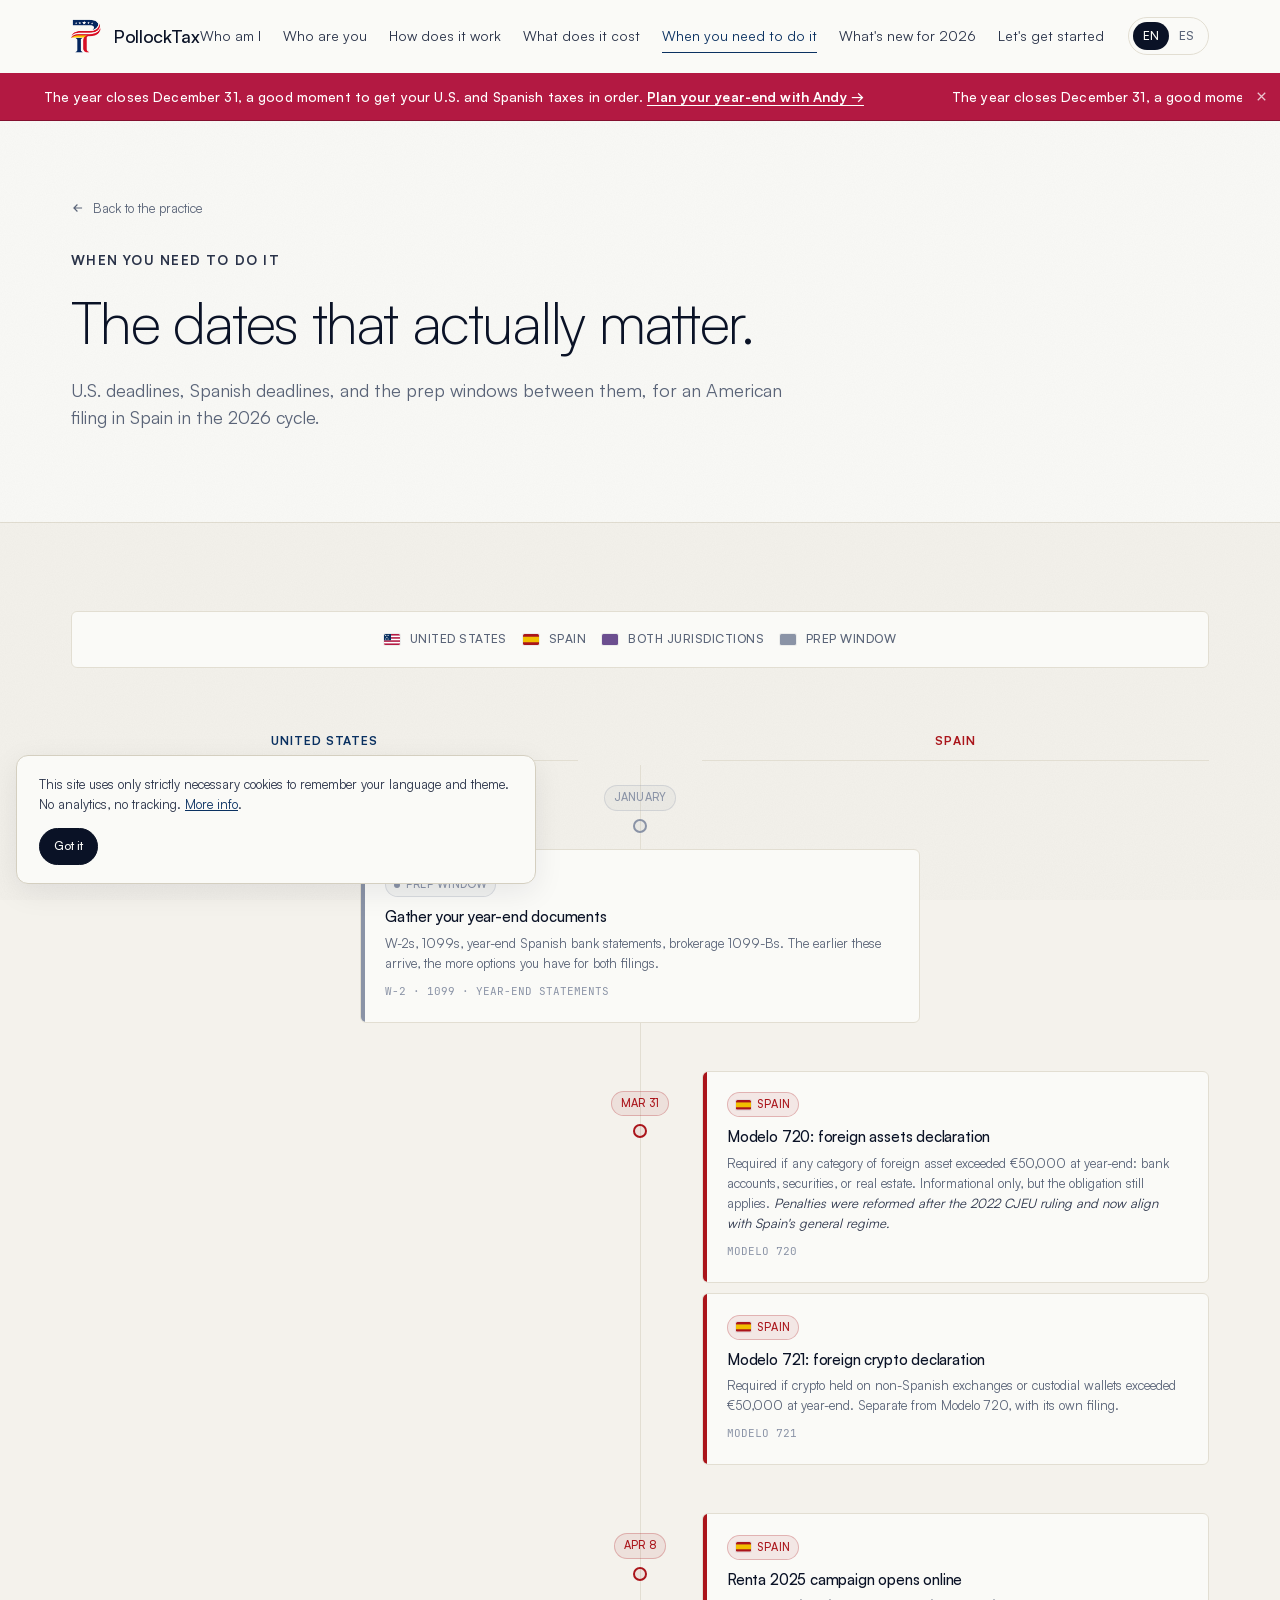
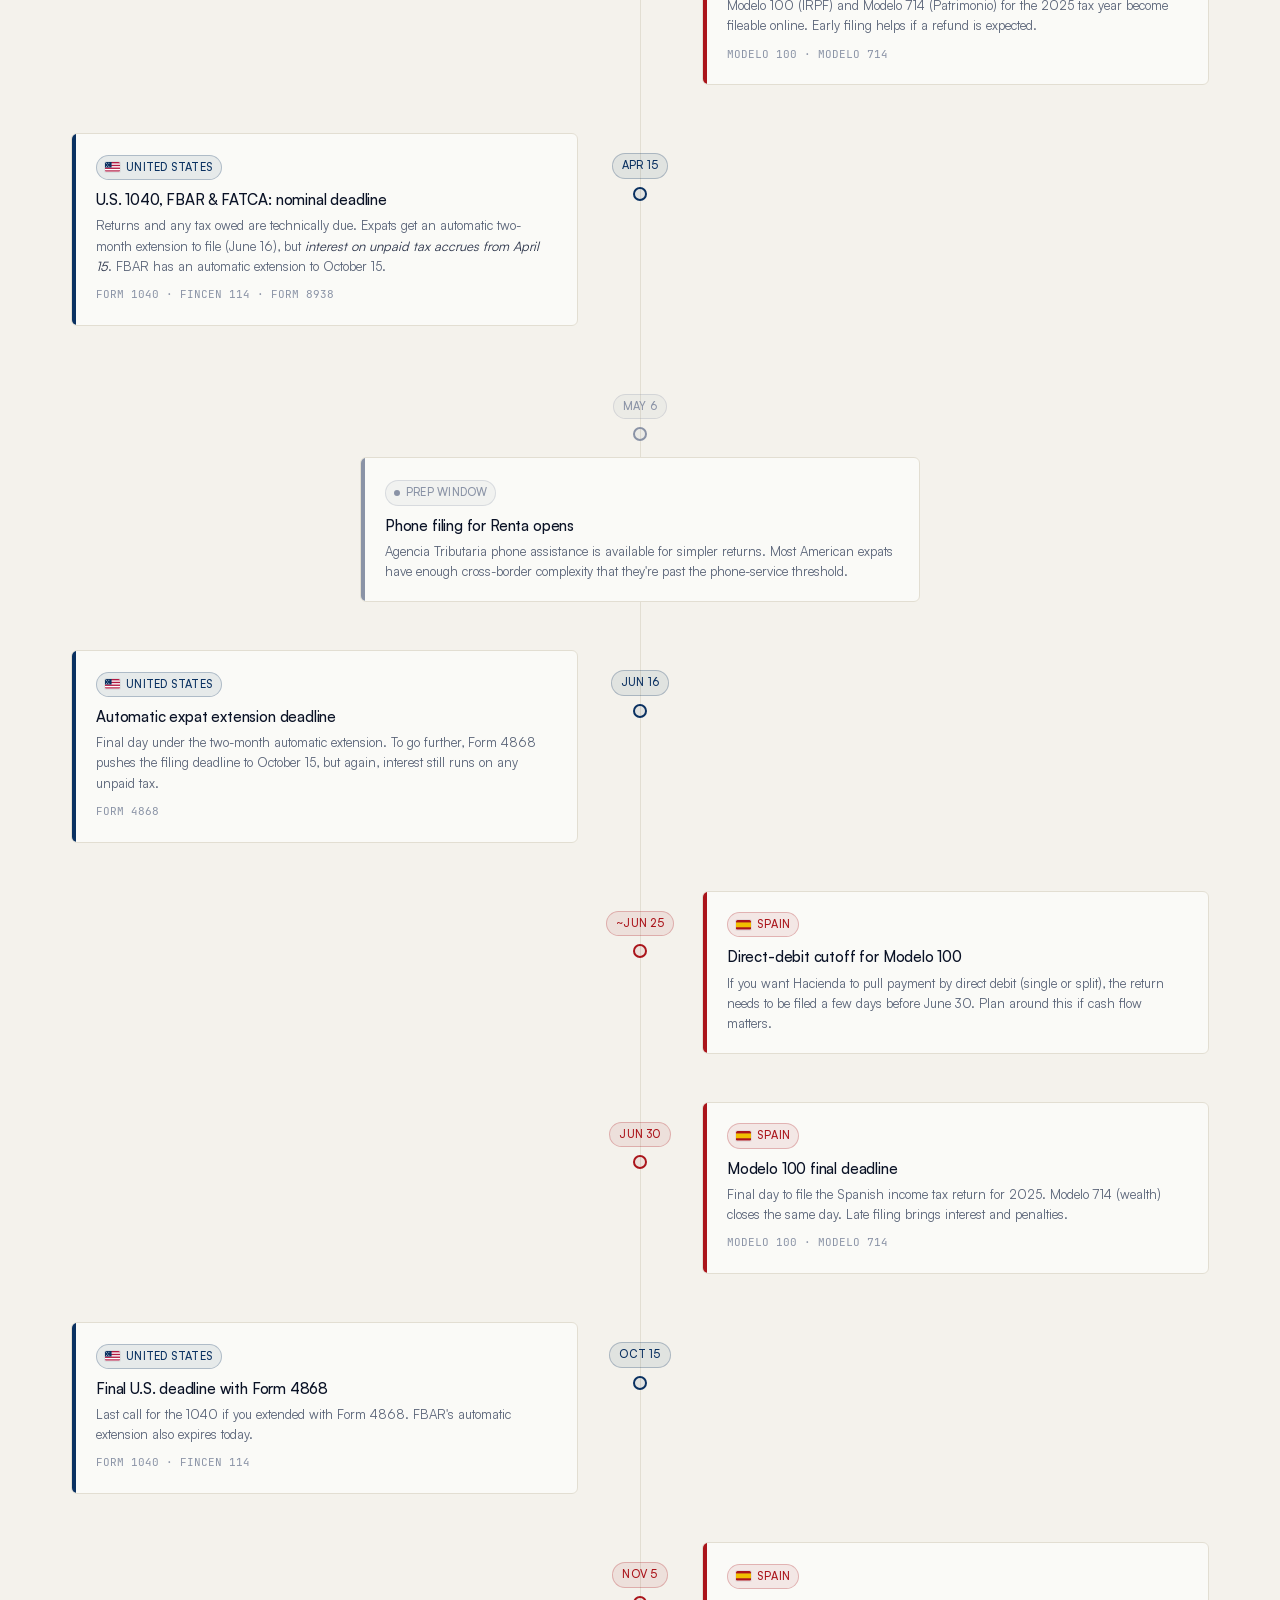
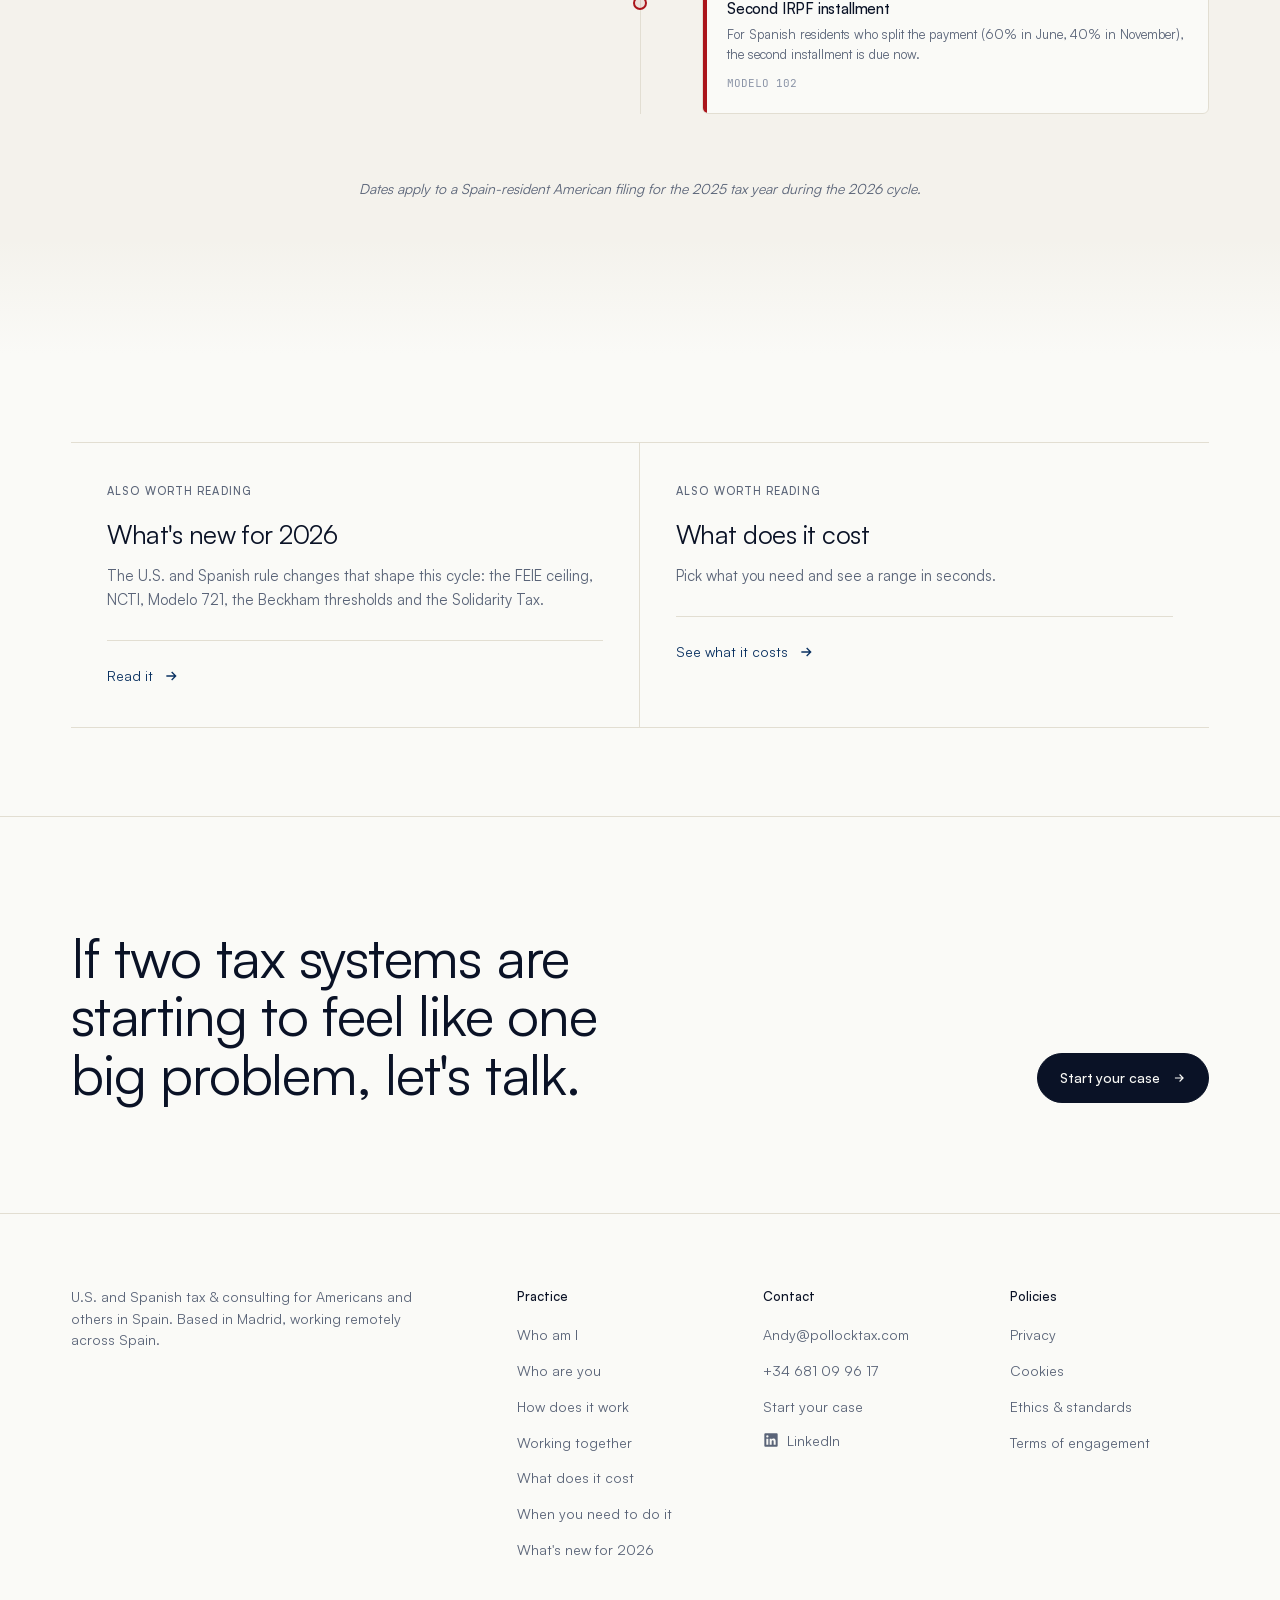
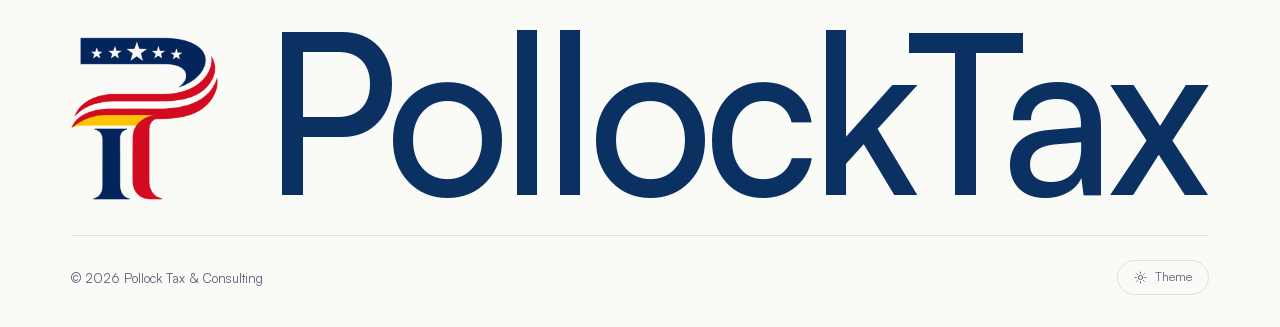
<file: deadlines.html>
<!doctype html>
<html lang="en" data-theme="light">
<head>
<meta charset="utf-8" />
<meta name="viewport" content="width=device-width, initial-scale=1, viewport-fit=cover" />
<title>Tax deadlines for Americans in Spain, 2026 calendar | Pollock Tax</title>
<meta name="description" content="Every U.S. and Spanish tax deadline in the 2026 cycle for Americans and others living in Spain: Form 1040 and extensions, FBAR, Modelo 100 and Modelo 720, with the prep windows between them." />
<link rel="canonical" href="https://pollocktax.com/deadlines.html" />
<link rel="alternate" hreflang="en" href="https://pollocktax.com/deadlines.html" />
<link rel="alternate" hreflang="es" href="https://pollocktax.com/deadlines.html" />

<meta property="og:type" content="article" />
<meta property="og:title" content="Tax deadlines for Americans in Spain, 2026 calendar | Pollock Tax" />
<meta property="og:description" content="Every U.S. and Spanish tax deadline in the 2026 cycle for Americans and others living in Spain: Form 1040 and extensions, FBAR, Modelo 100 and Modelo 720, with the prep windows between them." />
<meta property="og:image" content="https://pollocktax.com/images/og-image.jpg" />
<!-- Declaring the card's size lets a scraper lay out the preview on its first
     visit instead of deferring until it has fetched the image. The alt text
     describes what the card shows; tools/make-og-image.py draws it. -->
<meta property="og:image:width" content="1200" />
<meta property="og:image:height" content="630" />
<meta property="og:image:alt" content="Pollock Tax &amp; Consulting: U.S. and Spanish taxes, handled with care." />
<meta property="og:url" content="https://pollocktax.com/deadlines.html" />
<meta property="og:site_name" content="Pollock Tax &amp; Consulting" />
<meta property="og:locale" content="en_US" />
<meta property="og:locale:alternate" content="es_ES" />
<meta name="twitter:card" content="summary_large_image" />
<meta name="twitter:image:alt" content="Pollock Tax &amp; Consulting: U.S. and Spanish taxes, handled with care." />

<link rel="icon" href="images/favicon.ico" sizes="any" />
<link rel="icon" type="image/png" href="images/favicon-32.png" sizes="32x32" />
<link rel="icon" type="image/png" href="images/favicon-16.png" sizes="16x16" />
<link rel="apple-touch-icon" href="images/apple-touch-icon.png" />

<link rel="preload" href="fonts/Satoshi-400.woff2" as="font" type="font/woff2" crossorigin />
<link rel="preload" href="fonts/Satoshi-500.woff2" as="font" type="font/woff2" crossorigin />

<link rel="stylesheet" href="styles.css?v=8d1558ced2" />

<script type="application/ld+json">
{
  "@context": "https://schema.org",
  "@type": "BreadcrumbList",
  "itemListElement": [
    {
      "@type": "ListItem",
      "position": 1,
      "name": "Pollock Tax & Consulting",
      "item": "https://pollocktax.com/"
    },
    {
      "@type": "ListItem",
      "position": 2,
      "name": "When you need to do it",
      "item": "https://pollocktax.com/deadlines.html"
    }
  ]
}
</script>
</head>
<body>

<a class="skip-link" href="#main" data-bilingual><span data-lang="en">Skip to content</span><span data-lang="es">Ir al contenido</span></a>

<header class="nav" id="nav">
  <div class="container nav-inner">
    <a href="index.html#top" class="logo" aria-label="Pollock Tax &amp; Consulting, home">
      <span class="logo-mark" aria-hidden="true">
        <img src="images/logo-mark-64.png"
             srcset="images/logo-mark-64.png 1x, images/logo-mark-128.png 2x, images/logo-mark-256.png 3x"
             width="56" height="64" alt="" />
      </span>
      <span class="logo-word">PollockTax</span>
    </a>

    <nav class="nav-links" aria-label="Primary">
      <a class="nav-link" href="index.html#about"     data-bilingual><span data-lang="en">Who am I</span><span data-lang="es">Quién soy</span></a>
      <a class="nav-link" href="index.html#offer"     data-bilingual><span data-lang="en">Who are you</span><span data-lang="es">Quién eres</span></a>
      <a class="nav-link" href="index.html#process"   data-bilingual><span data-lang="en">How does it work</span><span data-lang="es">Cómo funciona</span></a>
      <a class="nav-link" href="pricing.html" data-bilingual><span data-lang="en">What does it cost</span><span data-lang="es">Cuánto cuesta</span></a>
      <a class="nav-link" href="deadlines.html" aria-current="page"  data-bilingual><span data-lang="en">When you need to do it</span><span data-lang="es">Cuándo hay que hacerlo</span></a>
      <a class="nav-link" href="whats-new.html" data-bilingual><span data-lang="en">What's new for 2026</span><span data-lang="es">Novedades para 2026</span></a>
      <a class="nav-link" href="index.html#start"     data-bilingual><span data-lang="en">Let's get started</span><span data-lang="es">Empecemos</span></a>
    </nav>

    <div class="nav-controls">
      <div class="lang-toggle" role="group" aria-label="Language">
        <button data-set-lang="en" aria-pressed="true">
          <span class="lang-label">EN</span>
          <span class="lang-flag">🇺🇸</span>
        </button>
        <button data-set-lang="es" aria-pressed="false">
          <span class="lang-label">ES</span>
          <span class="lang-flag">🇪🇸</span>
        </button>
      </div>
      <button class="icon-btn menu-toggle" id="menu-toggle-btn" aria-label="Open navigation menu">
        <svg viewBox="0 0 24 24" fill="none" stroke="currentColor" stroke-width="2"><path d="M4 6h16M4 12h16M4 18h16"/></svg>
      </button>
    </div>
  </div>
</header>

<div class="notice" id="deadline-notice" role="region" aria-label="Year-end planning notice"
     data-notice-id="yearend-2026" data-notice-expires="2026-12-31" data-notice-services="advisory">
  <a class="notice-cta" href="index.html?case=yearend-2026#start" data-notice-start>
    <span class="notice-track">
      <span class="notice-item" data-bilingual><span data-lang="en">The year closes December 31, a good moment to get your U.S. and Spanish taxes in order. <span class="notice-link">Plan your year-end with Andy →</span></span><span data-lang="es">El año cierra el 31 de diciembre, buen momento para poner en orden tus impuestos en EE.&nbsp;UU. y en España. <span class="notice-link">Planifica el cierre del año con Andy →</span></span></span>
      <span class="notice-item" data-bilingual aria-hidden="true"><span data-lang="en">The year closes December 31, a good moment to get your U.S. and Spanish taxes in order. <span class="notice-link">Plan your year-end with Andy →</span></span><span data-lang="es">El año cierra el 31 de diciembre, buen momento para poner en orden tus impuestos en EE.&nbsp;UU. y en España. <span class="notice-link">Planifica el cierre del año con Andy →</span></span></span>
      <span class="notice-item" data-bilingual aria-hidden="true"><span data-lang="en">The year closes December 31, a good moment to get your U.S. and Spanish taxes in order. <span class="notice-link">Plan your year-end with Andy →</span></span><span data-lang="es">El año cierra el 31 de diciembre, buen momento para poner en orden tus impuestos en EE.&nbsp;UU. y en España. <span class="notice-link">Planifica el cierre del año con Andy →</span></span></span>
    </span>
  </a>
  <button class="notice-close" type="button" data-notice-dismiss aria-label="Dismiss this notice">
    <svg viewBox="0 0 24 24" fill="none" stroke="currentColor" stroke-width="2" aria-hidden="true"><path d="M18 6 6 18M6 6l12 12"/></svg>
  </button>
</div>

<div class="mobile-drawer-overlay" id="mobile-overlay"></div>
<div class="mobile-drawer" id="mobile-drawer">
  <button class="icon-btn close-btn" id="menu-close-btn" aria-label="Close menu">
    <svg viewBox="0 0 24 24" fill="none" stroke="currentColor" stroke-width="2"><path d="M18 6 6 18M6 6l12 12"/></svg>
  </button>
  <nav class="mobile-nav-links">
    <a class="mobile-nav-link" href="index.html#about"     data-bilingual><span data-lang="en">Who am I</span><span data-lang="es">Quién soy</span></a>
    <a class="mobile-nav-link" href="index.html#offer"     data-bilingual><span data-lang="en">Who are you</span><span data-lang="es">Quién eres</span></a>
    <a class="mobile-nav-link" href="index.html#process"   data-bilingual><span data-lang="en">How does it work</span><span data-lang="es">Cómo funciona</span></a>
    <a class="mobile-nav-link" href="pricing.html" data-bilingual><span data-lang="en">What does it cost</span><span data-lang="es">Cuánto cuesta</span></a>
    <a class="mobile-nav-link" href="deadlines.html" aria-current="page"  data-bilingual><span data-lang="en">When you need to do it</span><span data-lang="es">Cuándo hay que hacerlo</span></a>
    <a class="mobile-nav-link" href="whats-new.html" data-bilingual><span data-lang="en">What's new for 2026</span><span data-lang="es">Novedades para 2026</span></a>
    <a class="mobile-nav-link" href="index.html#start"     data-bilingual><span data-lang="en">Let's get started</span><span data-lang="es">Empecemos</span></a>
  </nav>
</div>

<a id="top"></a>
<main id="main">

<section class="page-hero">
  <div class="container">
    <a class="back-link" href="index.html" data-bilingual>
      <svg viewBox="0 0 24 24" fill="none" stroke="currentColor" stroke-width="2" aria-hidden="true"><path d="M19 12H5M11 18l-6-6 6-6"/></svg>
      <span data-lang="en">Back to the practice</span>
      <span data-lang="es">Volver a la práctica</span>
    </a>
    <span class="eyebrow" data-bilingual><span data-lang="en">When you need to do it</span><span data-lang="es">Cuándo hay que hacerlo</span></span>
    <h1 class="display-1" data-bilingual="block">
      <span data-lang="en">The dates that actually matter.</span>
      <span data-lang="es">Las fechas que de verdad importan.</span>
    </h1>
    <p class="lede body-lg" data-bilingual="block">
      <span data-lang="en">U.S. deadlines, Spanish deadlines, and the prep windows between them, for an American filing in Spain in the 2026 cycle.</span>
      <span data-lang="es">Fechas americanas, fechas españolas, y las ventanas de preparación entre ambas, para un americano que declara en España en el ciclo 2026.</span>
    </p>
  </div>
</section>

<section class="section timeline-section" id="timeline" aria-labelledby="timeline-heading">
  <div class="container">
    <h2 id="timeline-heading" class="visually-hidden" data-bilingual><span data-lang="en">The 2026 filing calendar, month by month</span><span data-lang="es">El calendario de presentación 2026, mes a mes</span></h2>
    <div class="tl-legend" data-reveal>
      <span class="tl-legend-item"><span class="tl-legend-swatch tl-legend-swatch--us"></span><span data-bilingual><span data-lang="en">United States</span><span data-lang="es">Estados Unidos</span></span></span>
      <span class="tl-legend-item"><span class="tl-legend-swatch tl-legend-swatch--spain"></span><span data-bilingual><span data-lang="en">Spain</span><span data-lang="es">España</span></span></span>
      <span class="tl-legend-item"><span class="tl-legend-swatch tl-legend-swatch--both"></span><span data-bilingual><span data-lang="en">Both jurisdictions</span><span data-lang="es">Ambas jurisdicciones</span></span></span>
      <span class="tl-legend-item"><span class="tl-legend-swatch tl-legend-swatch--prep"></span><span data-bilingual><span data-lang="en">Prep window</span><span data-lang="es">Preparación</span></span></span>
    </div>

    <div class="serpentine-timeline" data-reveal>

      <div class="stl-columns-head" aria-hidden="true">
        <span class="stl-column-label stl-column-label--us" data-bilingual><span data-lang="en">United States</span><span data-lang="es">Estados Unidos</span></span>
        <span class="stl-column-label stl-column-label--spain" data-bilingual><span data-lang="en">Spain</span><span data-lang="es">España</span></span>
      </div>

      <div class="serpentine-row serpentine-row--span">
        <div class="stl-node">
          <span class="stl-date-label stl-date-label--prep">January</span>
          <span class="stl-dot stl-dot--prep"></span>
        </div>
        <div class="stl-card--span">
          <div class="stl-event stl-event--prep" data-date="Jan 2026">
            <span class="stl-event-flag stl-event-flag--prep" data-bilingual><span data-lang="en">Prep window</span><span data-lang="es">Preparación</span></span>
            <h3 data-bilingual><span data-lang="en">Gather your year-end documents</span><span data-lang="es">Recopila documentos de cierre de año</span></h3>
            <p data-bilingual><span data-lang="en">W-2s, 1099s, year-end Spanish bank statements, brokerage 1099-Bs. The earlier these arrive, the more options you have for both filings.</span><span data-lang="es">W-2, 1099, extractos bancarios españoles a 31 de diciembre y 1099-B de brokerage. Cuanto antes lleguen, más opciones tienes en ambas declaraciones.</span></p>
            <span class="stl-forms">W-2 · 1099 · Year-end statements</span>
          </div>
        </div>
      </div>

      <div class="serpentine-row">
        <div class="stl-card--left"></div>
        <div class="stl-node">
          <span class="stl-date-label stl-date-label--spain">Mar 31</span>
          <span class="stl-dot stl-dot--spain"></span>
        </div>
        <div class="stl-card--right">
          <div class="stl-events-stack">
            <div class="stl-event stl-event--spain" data-date="Mar 31 · Spain">
              <span class="stl-event-flag stl-event-flag--spain" data-bilingual><span data-lang="en">Spain</span><span data-lang="es">España</span></span>
              <h3 data-bilingual><span data-lang="en">Modelo 720: foreign assets declaration</span><span data-lang="es">Modelo 720: declaración de bienes en el extranjero</span></h3>
              <p data-bilingual><span data-lang="en">Required if any category of foreign asset exceeded €50,000 at year-end: bank accounts, securities, or real estate. Informational only, but the obligation still applies. <em>Penalties were reformed after the 2022 CJEU ruling and now align with Spain's general regime.</em></span><span data-lang="es">Obligatorio si alguna categoría de bienes en el extranjero superó los 50.000 € a 31 de diciembre: cuentas, valores o inmuebles. Solo informativo, pero la obligación se mantiene. <em>Las sanciones se reformaron tras la sentencia del TJUE de 2022 y ahora se alinean con el régimen general.</em></span></p>
              <span class="stl-forms">Modelo 720</span>
            </div>
            <div class="stl-event stl-event--spain" data-date="Mar 31 · Spain">
              <span class="stl-event-flag stl-event-flag--spain" data-bilingual><span data-lang="en">Spain</span><span data-lang="es">España</span></span>
              <h3 data-bilingual><span data-lang="en">Modelo 721: foreign crypto declaration</span><span data-lang="es">Modelo 721: criptoactivos en el extranjero</span></h3>
              <p data-bilingual><span data-lang="en">Required if crypto held on non-Spanish exchanges or custodial wallets exceeded €50,000 at year-end. Separate from Modelo 720, with its own filing.</span><span data-lang="es">Obligatorio si los criptoactivos custodiados fuera de España superaron 50.000 € a 31 de diciembre. Independiente del Modelo 720, con presentación propia.</span></p>
              <span class="stl-forms">Modelo 721</span>
            </div>
          </div>
        </div>
      </div>

      <div class="serpentine-row">
        <div class="stl-card--left"></div>
        <div class="stl-node">
          <span class="stl-date-label stl-date-label--spain">Apr 8</span>
          <span class="stl-dot stl-dot--spain"></span>
        </div>
        <div class="stl-card--right">
          <div class="stl-event stl-event--spain" data-date="Apr 8 · Spain">
            <span class="stl-event-flag stl-event-flag--spain" data-bilingual><span data-lang="en">Spain</span><span data-lang="es">España</span></span>
            <h3 data-bilingual><span data-lang="en">Renta 2025 campaign opens online</span><span data-lang="es">Se abre la Campaña de Renta 2025 por internet</span></h3>
            <p data-bilingual><span data-lang="en">Modelo 100 (IRPF) and Modelo 714 (Patrimonio) for the 2025 tax year become fileable online. Early filing helps if a refund is expected.</span><span data-lang="es">Se pueden presentar online el Modelo 100 (IRPF) y el Modelo 714 (Patrimonio) del ejercicio 2025. Presentar pronto ayuda si esperas devolución.</span></p>
            <span class="stl-forms">Modelo 100 · Modelo 714</span>
          </div>
        </div>
      </div>

      <div class="serpentine-row">
        <div class="stl-card--left">
          <div class="stl-event stl-event--us" data-date="Apr 15 · U.S.">
            <span class="stl-event-flag stl-event-flag--us" data-bilingual><span data-lang="en">United States</span><span data-lang="es">Estados Unidos</span></span>
            <h3 data-bilingual><span data-lang="en">U.S. 1040, FBAR &amp; FATCA: nominal deadline</span><span data-lang="es">1040, FBAR y FATCA: vencimiento nominal</span></h3>
            <p data-bilingual><span data-lang="en">Returns and any tax owed are technically due. Expats get an automatic two-month extension to file (June 16), but <em>interest on unpaid tax accrues from April 15</em>. FBAR has an automatic extension to October 15.</span><span data-lang="es">Las declaraciones y cualquier importe a pagar vencen formalmente este día. Los expatriados tienen prórroga automática de dos meses (hasta el 16 de junio), pero <em>los intereses corren desde el 15 de abril</em>. El FBAR tiene prórroga automática hasta el 15 de octubre.</span></p>
            <span class="stl-forms">Form 1040 · FinCEN 114 · Form 8938</span>
          </div>
        </div>
        <div class="stl-node">
          <span class="stl-date-label stl-date-label--us">Apr 15</span>
          <span class="stl-dot stl-dot--us"></span>
        </div>
        <div class="stl-card--right"></div>
      </div>

      <div class="serpentine-row serpentine-row--span">
        <div class="stl-node">
          <span class="stl-date-label stl-date-label--prep">May 6</span>
          <span class="stl-dot stl-dot--prep"></span>
        </div>
        <div class="stl-card--span">
          <div class="stl-event stl-event--prep" data-date="May 6 · Spain prep">
            <span class="stl-event-flag stl-event-flag--prep" data-bilingual><span data-lang="en">Prep window</span><span data-lang="es">Preparación</span></span>
            <h3 data-bilingual><span data-lang="en">Phone filing for Renta opens</span><span data-lang="es">Se abre la presentación telefónica de la Renta</span></h3>
            <p data-bilingual><span data-lang="en">Agencia Tributaria phone assistance is available for simpler returns. Most American expats have enough cross-border complexity that they're past the phone-service threshold.</span><span data-lang="es">La asistencia telefónica de la Agencia Tributaria está disponible para declaraciones sencillas. La mayoría de americanos expatriados tienen suficiente complejidad transfronteriza como para no encajar en este servicio.</span></p>
          </div>
        </div>
      </div>

      <div class="serpentine-row">
        <div class="stl-card--left">
          <div class="stl-event stl-event--us" data-date="Jun 16 · U.S.">
            <span class="stl-event-flag stl-event-flag--us" data-bilingual><span data-lang="en">United States</span><span data-lang="es">Estados Unidos</span></span>
            <h3 data-bilingual><span data-lang="en">Automatic expat extension deadline</span><span data-lang="es">Vencimiento de la prórroga automática para expatriados</span></h3>
            <p data-bilingual><span data-lang="en">Final day under the two-month automatic extension. To go further, Form 4868 pushes the filing deadline to October 15, but again, interest still runs on any unpaid tax.</span><span data-lang="es">Último día con la prórroga automática de dos meses. Para ampliar más, el Formulario 4868 lleva la presentación al 15 de octubre, aunque los intereses sobre el importe pendiente siguen corriendo.</span></p>
            <span class="stl-forms">Form 4868</span>
          </div>
        </div>
        <div class="stl-node">
          <span class="stl-date-label stl-date-label--us">Jun 16</span>
          <span class="stl-dot stl-dot--us"></span>
        </div>
        <div class="stl-card--right"></div>
      </div>

      <div class="serpentine-row">
        <div class="stl-card--left"></div>
        <div class="stl-node">
          <span class="stl-date-label stl-date-label--spain">~Jun 25</span>
          <span class="stl-dot stl-dot--spain"></span>
        </div>
        <div class="stl-card--right">
          <div class="stl-event stl-event--spain" data-date="~Jun 25 · Spain">
            <span class="stl-event-flag stl-event-flag--spain" data-bilingual><span data-lang="en">Spain</span><span data-lang="es">España</span></span>
            <h3 data-bilingual><span data-lang="en">Direct-debit cutoff for Modelo 100</span><span data-lang="es">Cierre de domiciliación del Modelo 100</span></h3>
            <p data-bilingual><span data-lang="en">If you want Hacienda to pull payment by direct debit (single or split), the return needs to be filed a few days before June 30. Plan around this if cash flow matters.</span><span data-lang="es">Si quieres que Hacienda cobre por domiciliación (pago único o fraccionado), conviene presentar unos días antes del 30 de junio. Tenlo en cuenta si la liquidez importa.</span></p>
          </div>
        </div>
      </div>

      <div class="serpentine-row">
        <div class="stl-card--left"></div>
        <div class="stl-node">
          <span class="stl-date-label stl-date-label--spain">Jun 30</span>
          <span class="stl-dot stl-dot--spain"></span>
        </div>
        <div class="stl-card--right">
          <div class="stl-event stl-event--spain" data-date="Jun 30 · Spain">
            <span class="stl-event-flag stl-event-flag--spain" data-bilingual><span data-lang="en">Spain</span><span data-lang="es">España</span></span>
            <h3 data-bilingual><span data-lang="en">Modelo 100 final deadline</span><span data-lang="es">Vencimiento final del Modelo 100</span></h3>
            <p data-bilingual><span data-lang="en">Final day to file the Spanish income tax return for 2025. Modelo 714 (wealth) closes the same day. Late filing brings interest and penalties.</span><span data-lang="es">Último día para presentar el IRPF español del ejercicio 2025. El Modelo 714 (Patrimonio) cierra el mismo día. Presentar fuera de plazo conlleva intereses y sanciones.</span></p>
            <span class="stl-forms">Modelo 100 · Modelo 714</span>
          </div>
        </div>
      </div>

      <div class="serpentine-row">
        <div class="stl-card--left">
          <div class="stl-event stl-event--us" data-date="Oct 15 · U.S.">
            <span class="stl-event-flag stl-event-flag--us" data-bilingual><span data-lang="en">United States</span><span data-lang="es">Estados Unidos</span></span>
            <h3 data-bilingual><span data-lang="en">Final U.S. deadline with Form 4868</span><span data-lang="es">Vencimiento final EE.&nbsp;UU. con Formulario 4868</span></h3>
            <p data-bilingual><span data-lang="en">Last call for the 1040 if you extended with Form 4868. FBAR's automatic extension also expires today.</span><span data-lang="es">Última fecha para presentar el 1040 si pediste prórroga con el 4868. La prórroga automática del FBAR también vence hoy.</span></p>
            <span class="stl-forms">Form 1040 · FinCEN 114</span>
          </div>
        </div>
        <div class="stl-node">
          <span class="stl-date-label stl-date-label--us">Oct 15</span>
          <span class="stl-dot stl-dot--us"></span>
        </div>
        <div class="stl-card--right"></div>
      </div>

      <div class="serpentine-row">
        <div class="stl-card--left"></div>
        <div class="stl-node">
          <span class="stl-date-label stl-date-label--spain">Nov 5</span>
          <span class="stl-dot stl-dot--spain"></span>
        </div>
        <div class="stl-card--right">
          <div class="stl-event stl-event--spain" data-date="Nov 5 · Spain">
            <span class="stl-event-flag stl-event-flag--spain" data-bilingual><span data-lang="en">Spain</span><span data-lang="es">España</span></span>
            <h3 data-bilingual><span data-lang="en">Second IRPF installment</span><span data-lang="es">Segundo plazo del IRPF</span></h3>
            <p data-bilingual><span data-lang="en">For Spanish residents who split the payment (60% in June, 40% in November), the second installment is due now.</span><span data-lang="es">Para residentes que fraccionaron el pago (60% en junio, 40% en noviembre), vence ahora el segundo plazo.</span></p>
            <span class="stl-forms">Modelo 102</span>
          </div>
        </div>
      </div>

    </div>

    <p class="timeline-note" style="margin-top: 16px;" data-reveal data-bilingual="block">
      <span data-lang="en">Dates apply to a Spain-resident American filing for the 2025 tax year during the 2026 cycle.</span>
      <span data-lang="es">Las fechas aplican a un americano residente en España presentando el ejercicio 2025 durante la campaña 2026.</span>
    </p>
  </div>
</section>

<section class="section next-up">
  <div class="container">
    <div class="resource-grid">
      <a class="resource-card" href="whats-new.html">
        <span class="resource-kicker" data-bilingual><span data-lang="en">Also worth reading</span><span data-lang="es">También conviene leer</span></span>
        <h3 data-bilingual="block">
          <span data-lang="en">What's new for 2026</span>
          <span data-lang="es">Novedades para 2026</span>
        </h3>
        <p data-bilingual="block">
          <span data-lang="en">The U.S. and Spanish rule changes that shape this cycle: the FEIE ceiling, NCTI, Modelo 721, the Beckham thresholds and the Solidarity Tax.</span>
          <span data-lang="es">Los cambios normativos americanos y españoles que marcan este ciclo: el techo de la FEIE, el NCTI, el Modelo 721, los umbrales Beckham y el Impuesto de Solidaridad.</span>
        </p>
        <span class="resource-cta" data-bilingual>
          <span data-lang="en">Read it</span>
          <span data-lang="es">Leerlo</span>
          <svg viewBox="0 0 24 24" fill="none" stroke="currentColor" stroke-width="2" aria-hidden="true"><path d="M5 12h14M13 6l6 6-6 6"/></svg>
        </span>
      </a>
      <a class="resource-card" href="pricing.html">
        <span class="resource-kicker" data-bilingual><span data-lang="en">Also worth reading</span><span data-lang="es">También conviene leer</span></span>
        <h3 data-bilingual="block">
          <span data-lang="en">What does it cost</span>
          <span data-lang="es">Cuánto cuesta</span>
        </h3>
        <p data-bilingual="block">
          <span data-lang="en">Pick what you need and see a range in seconds.</span>
          <span data-lang="es">Elige lo que necesitas y verás un rango en segundos.</span>
        </p>
        <span class="resource-cta" data-bilingual>
          <span data-lang="en">See what it costs</span>
          <span data-lang="es">Ver cuánto cuesta</span>
          <svg viewBox="0 0 24 24" fill="none" stroke="currentColor" stroke-width="2" aria-hidden="true"><path d="M5 12h14M13 6l6 6-6 6"/></svg>
        </span>
      </a>
    </div>
  </div>
</section>

<section class="cta-strip">
  <div class="container">
    <div class="cta-strip-grid">
      <div data-reveal>
        <h2 class="display-2" data-bilingual="block">
          <span data-lang="en">If two tax systems are starting to feel like one big problem, let's talk.</span>
          <span data-lang="es">Si dos sistemas fiscales empiezan a sentirse como un solo gran problema, hablemos.</span>
        </h2>
      </div>
      <div data-reveal>
        <a href="index.html#start" class="btn btn-primary" data-bilingual>
          <span data-lang="en">Start your case</span>
          <span data-lang="es">Empezar mi caso</span>
          <svg class="btn-arrow" viewBox="0 0 24 24" fill="none" stroke="currentColor" stroke-width="2"><path d="M5 12h14M13 6l6 6-6 6"/></svg>
        </a>
      </div>
    </div>
  </div>
</section>

</main>

<footer class="footer">
  <div class="container">
    <div class="footer-top">
      <div class="footer-brand">
        <p data-bilingual="block">
          <span data-lang="en">U.S. and Spanish tax &amp; consulting for Americans and others in Spain. Based in Madrid, working remotely across Spain.</span>
          <span data-lang="es">Asesoría fiscal estadounidense y española para americanos y otras personas en España. Con sede en Madrid, atendiendo en remoto en toda España.</span>
        </p>
      </div>

      <div class="footer-col">
        <h3 data-bilingual><span data-lang="en">Practice</span><span data-lang="es">Práctica</span></h3>
        <ul>
          <li><a href="index.html#about"     data-bilingual><span data-lang="en">Who am I</span><span data-lang="es">Quién soy</span></a></li>
          <li><a href="index.html#offer"     data-bilingual><span data-lang="en">Who are you</span><span data-lang="es">Quién eres</span></a></li>
          <li><a href="index.html#process"   data-bilingual><span data-lang="en">How does it work</span><span data-lang="es">Cómo funciona</span></a></li>
          <li><a href="index.html#engagement" data-bilingual><span data-lang="en">Working together</span><span data-lang="es">Trabajar juntos</span></a></li>
          <li><a href="pricing.html" data-bilingual><span data-lang="en">What does it cost</span><span data-lang="es">Cuánto cuesta</span></a></li>
          <li><a href="deadlines.html" aria-current="page"  data-bilingual><span data-lang="en">When you need to do it</span><span data-lang="es">Cuándo hay que hacerlo</span></a></li>
          <li><a href="whats-new.html" data-bilingual><span data-lang="en">What's new for 2026</span><span data-lang="es">Novedades para 2026</span></a></li>
        </ul>
      </div>

      <div class="footer-col">
        <h3 data-bilingual><span data-lang="en">Contact</span><span data-lang="es">Contacto</span></h3>
        <ul>
          <li><a href="mailto:Andy@pollocktax.com">Andy@pollocktax.com</a></li>
          <li><a href="tel:+34681099617">+34 681 09 96 17</a></li>
          <li><a href="index.html#start" data-bilingual><span data-lang="en">Start your case</span><span data-lang="es">Empezar caso</span></a></li>
          <li><a href="https://www.linkedin.com/in/andrewtpollock/" target="_blank" rel="noopener" class="footer-social">
            <svg viewBox="0 0 24 24"><path d="M20.5 2h-17A1.5 1.5 0 002 3.5v17A1.5 1.5 0 003.5 22h17a1.5 1.5 0 001.5-1.5v-17A1.5 1.5 0 0020.5 2zM8 19H5v-9h3v9zM6.5 8.25A1.75 1.75 0 118.3 6.5a1.75 1.75 0 01-1.8 1.75zM19 19h-3v-4.74c0-1.42-.6-1.93-1.38-1.93A1.74 1.74 0 0013 14.19a.66.66 0 000 .14V19h-3v-9h2.9v1.3a3.11 3.11 0 012.7-1.4c1.55 0 3.36.86 3.36 3.66z"/></svg>
            LinkedIn
          </a></li>
        </ul>
      </div>

      <div class="footer-col">
        <h3 data-bilingual><span data-lang="en">Policies</span><span data-lang="es">Políticas</span></h3>
        <ul>
          <li><a href="index.html#privacy"   data-bilingual><span data-lang="en">Privacy</span><span data-lang="es">Privacidad</span></a></li>
          <li><a href="index.html#cookies"   data-bilingual><span data-lang="en">Cookies</span><span data-lang="es">Cookies</span></a></li>
          <li><a href="index.html#ethics"    data-bilingual><span data-lang="en">Ethics &amp; standards</span><span data-lang="es">Ética y estándares</span></a></li>
          <li><a href="index.html#terms"     data-bilingual><span data-lang="en">Terms of engagement</span><span data-lang="es">Términos</span></a></li>
        </ul>
      </div>
    </div>

    <div class="footer-wordmark" aria-hidden="true">
      <svg viewBox="0 0 1015.7 152" focusable="false">
        <image href="images/logo-mark-512.png" x="0" y="0" width="133.6" height="152" />
        <text x="172.6" y="144.5" textLength="838.1" lengthAdjust="spacingAndGlyphs">PollockTax</text>
      </svg>
    </div>

    <div class="footer-bottom" style="display: flex; justify-content: space-between; align-items: center; flex-wrap: wrap; gap: 16px;">
      <span>© <span data-year>2026</span> Pollock Tax &amp; Consulting</span>
      <button class="footer-theme-toggle" data-theme-toggle aria-label="Toggle theme">
        <svg class="sun" viewBox="0 0 24 24" fill="none" stroke="currentColor" stroke-width="1.8" stroke-linecap="round" stroke-linejoin="round">
          <circle cx="12" cy="12" r="4"/>
          <path d="M12 2v2M12 20v2M4.93 4.93l1.41 1.41M17.66 17.66l1.41 1.41M2 12h2M20 12h2M4.93 19.07l1.41-1.41M17.66 6.34l1.41-1.41"/>
        </svg>
        <svg class="moon" viewBox="0 0 24 24" fill="none" stroke="currentColor" stroke-width="1.8" stroke-linecap="round" stroke-linejoin="round">
          <path d="M21 12.79A9 9 0 1111.21 3 7 7 0 0021 12.79z"/>
        </svg>
        <span data-bilingual><span data-lang="en">Theme</span><span data-lang="es">Tema</span></span>
      </button>
    </div>
  </div>
</footer>

<div class="cookies" id="cookie-banner" role="region" aria-label="Cookies">
  <span data-bilingual="block">
    <span data-lang="en">This site uses only strictly necessary cookies to remember your language and theme. No analytics, no tracking. <a href="index.html#cookies" style="color: var(--accent); text-decoration: underline;">More info</a>.</span>
    <span data-lang="es">Este sitio solo usa cookies estrictamente necesarias para recordar tu idioma y tema. Sin analítica, sin seguimiento. <a href="index.html#cookies" style="color: var(--accent); text-decoration: underline;">Más info</a>.</span>
  </span>
  <div class="cookies-actions">
    <button data-cookie-action="accept" class="primary" data-bilingual><span data-lang="en">Got it</span><span data-lang="es">Entendido</span></button>
  </div>
</div>

<script src="site.js?v=c480313bd1" defer></script>

</body>
</html>
</file>
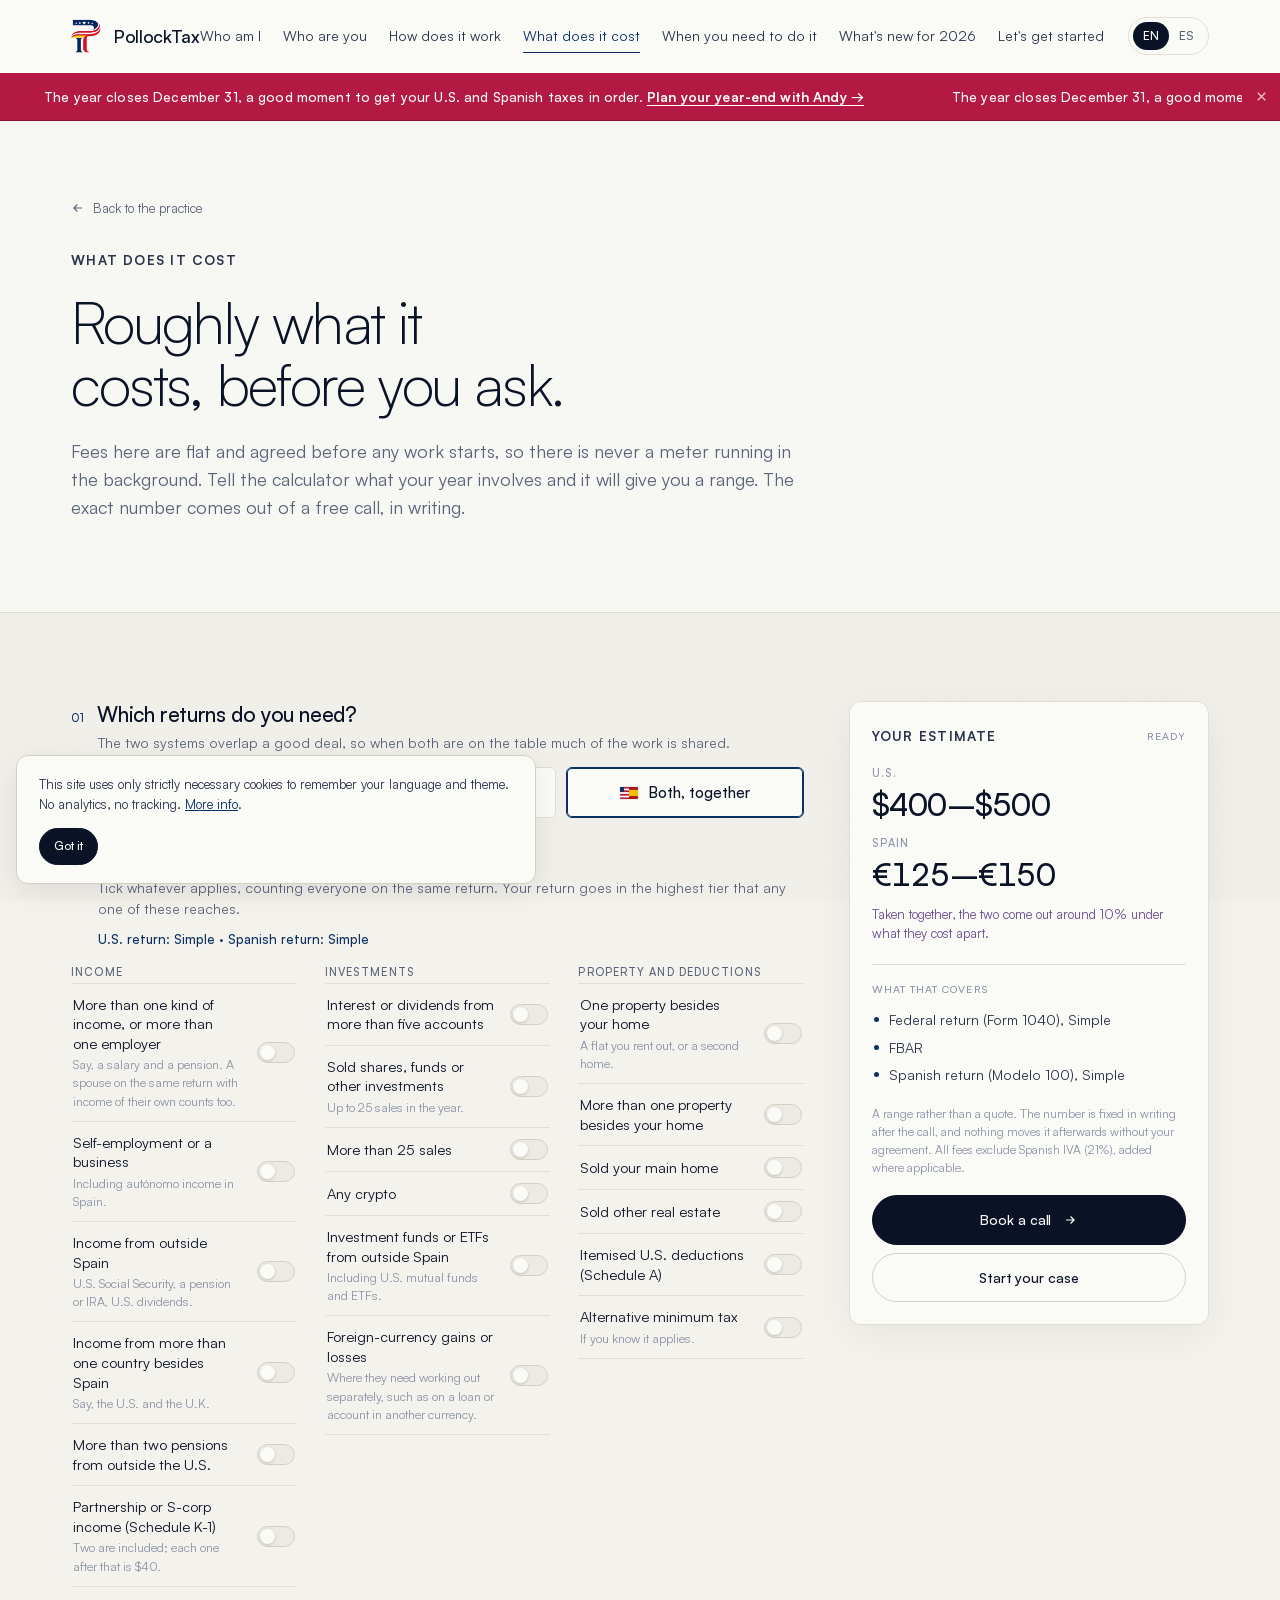
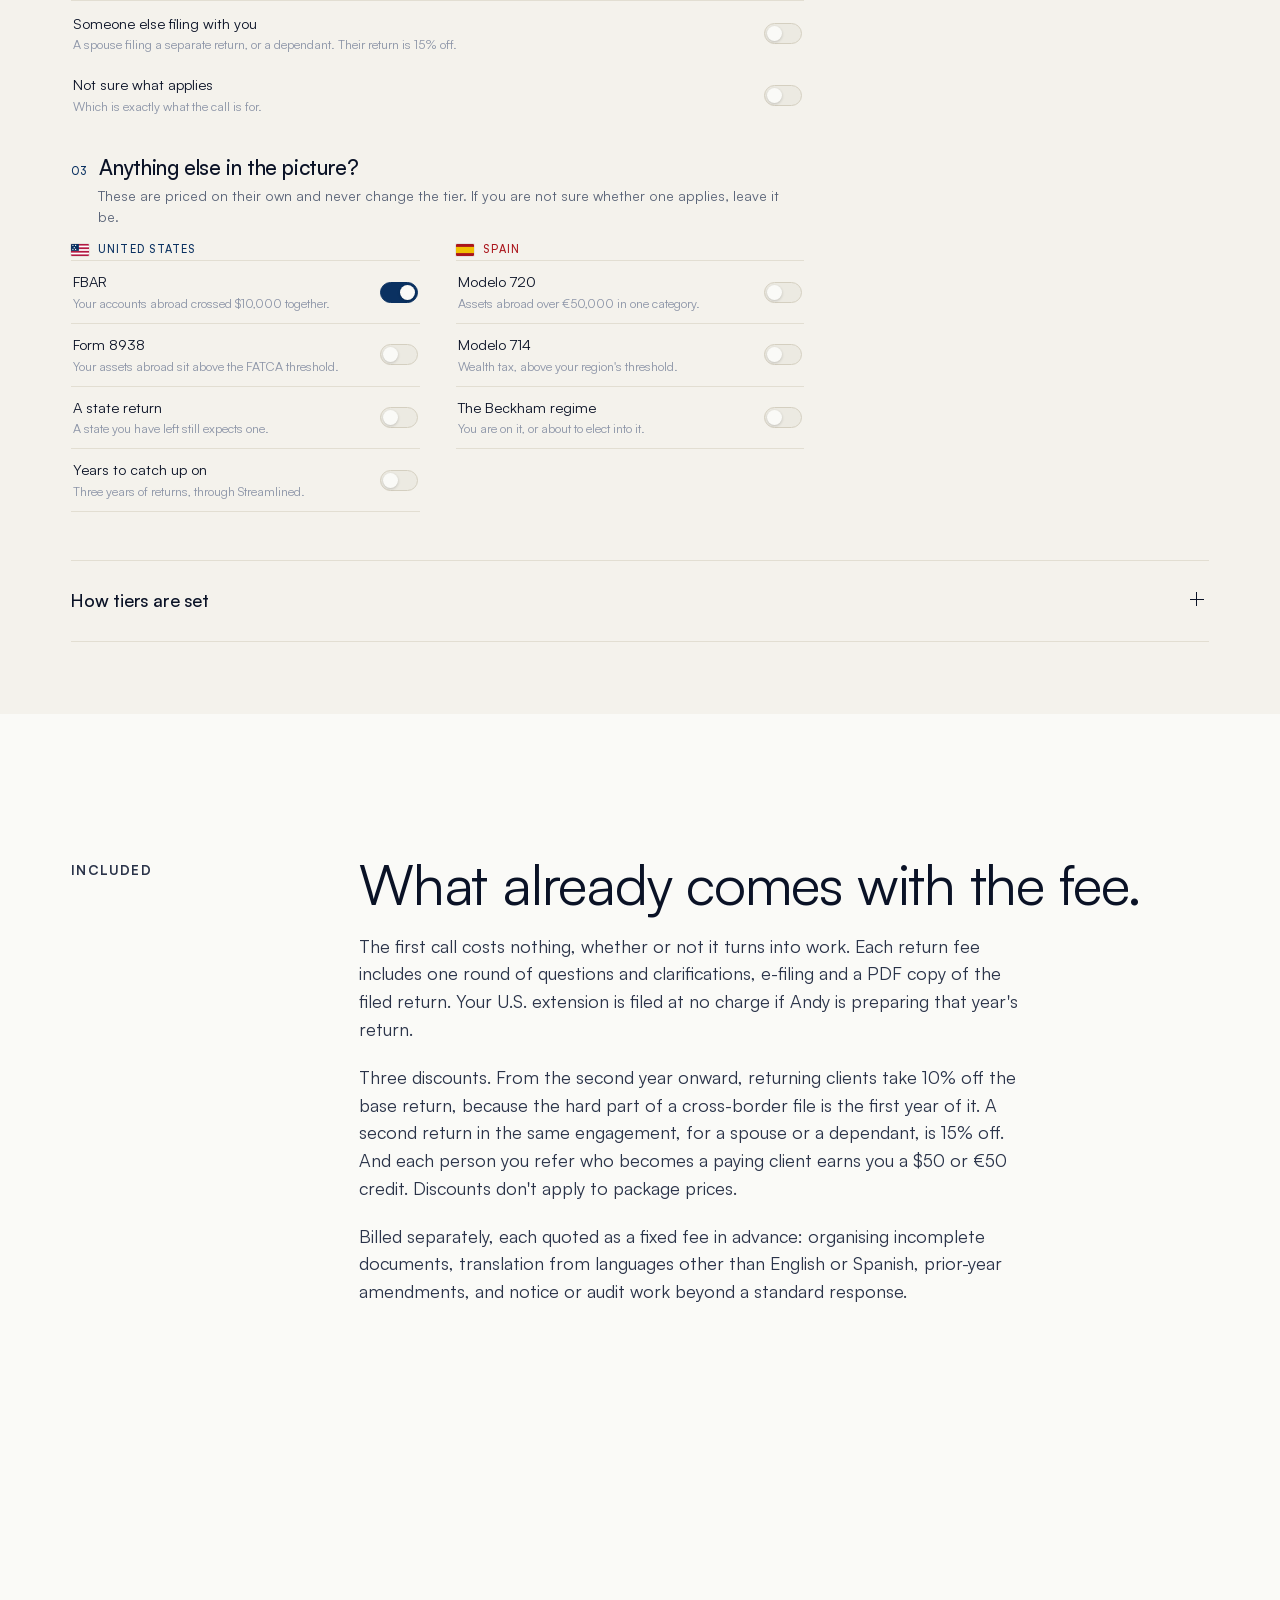
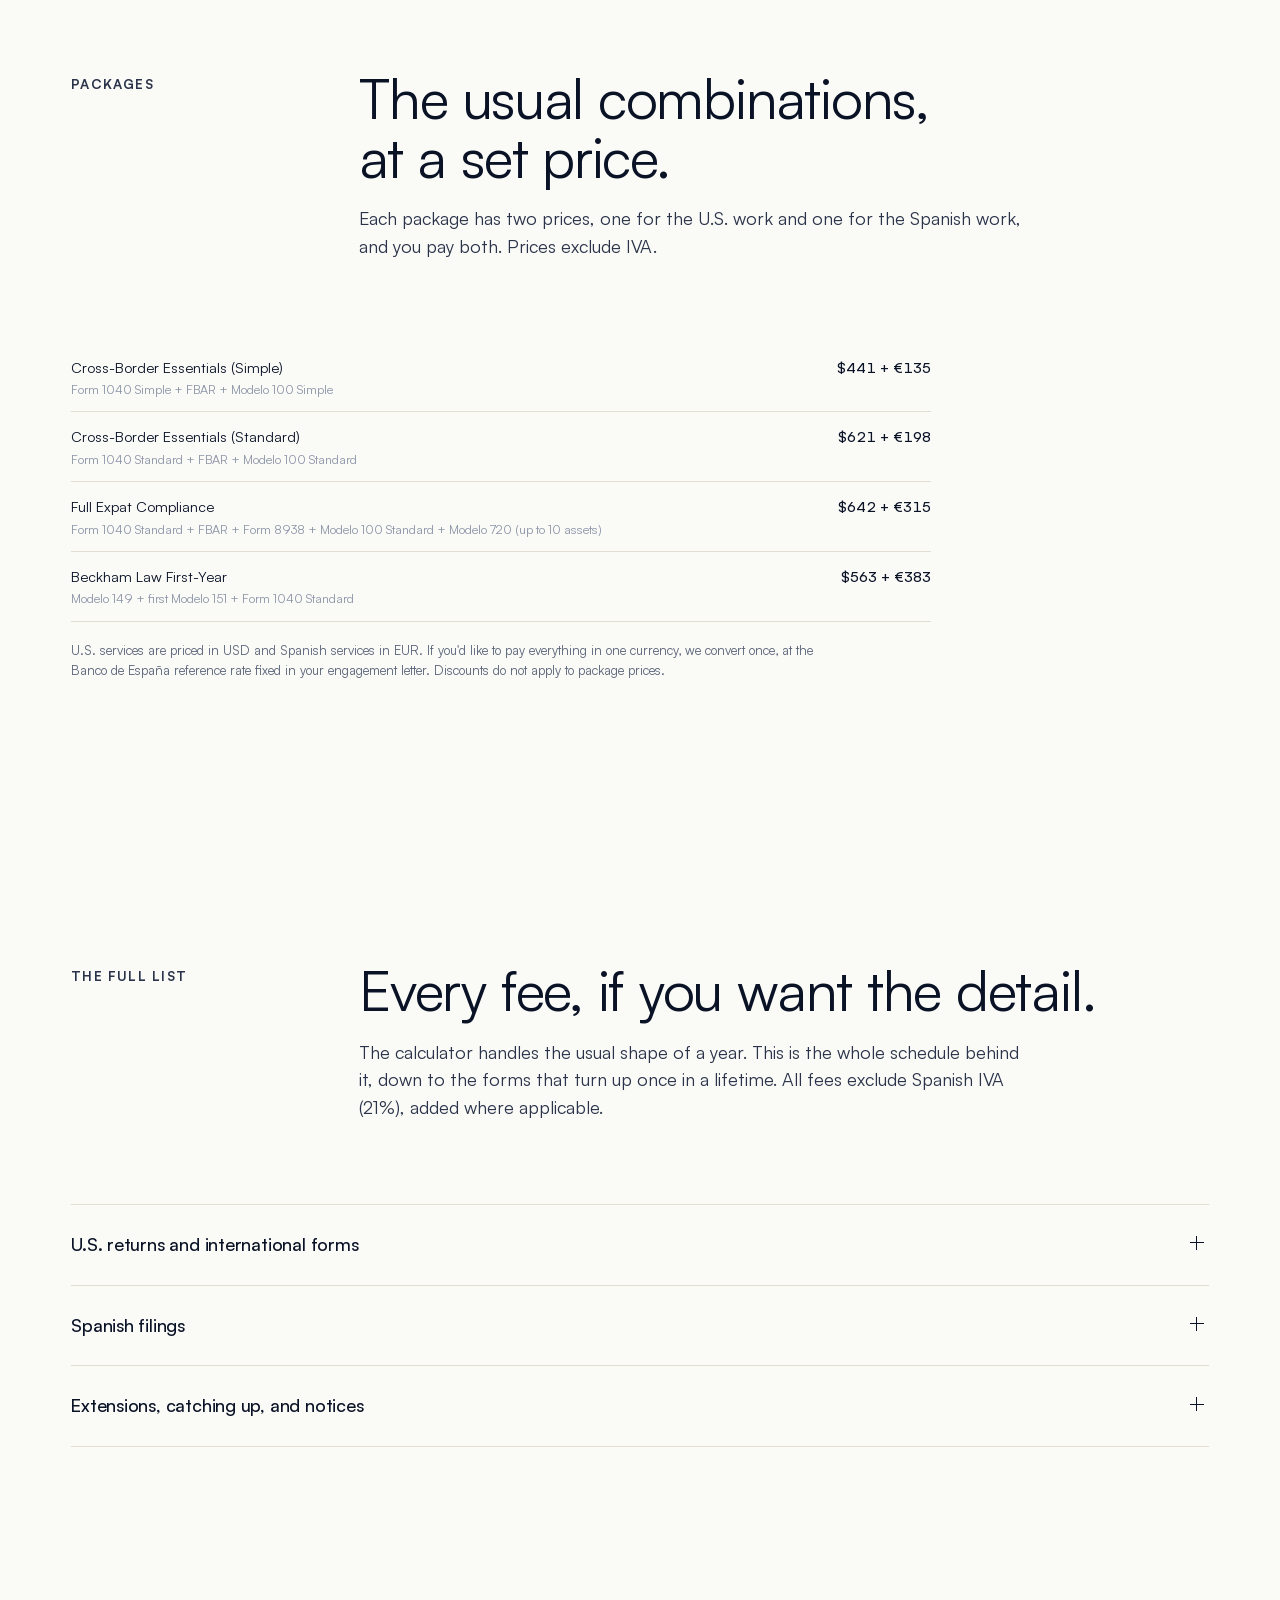
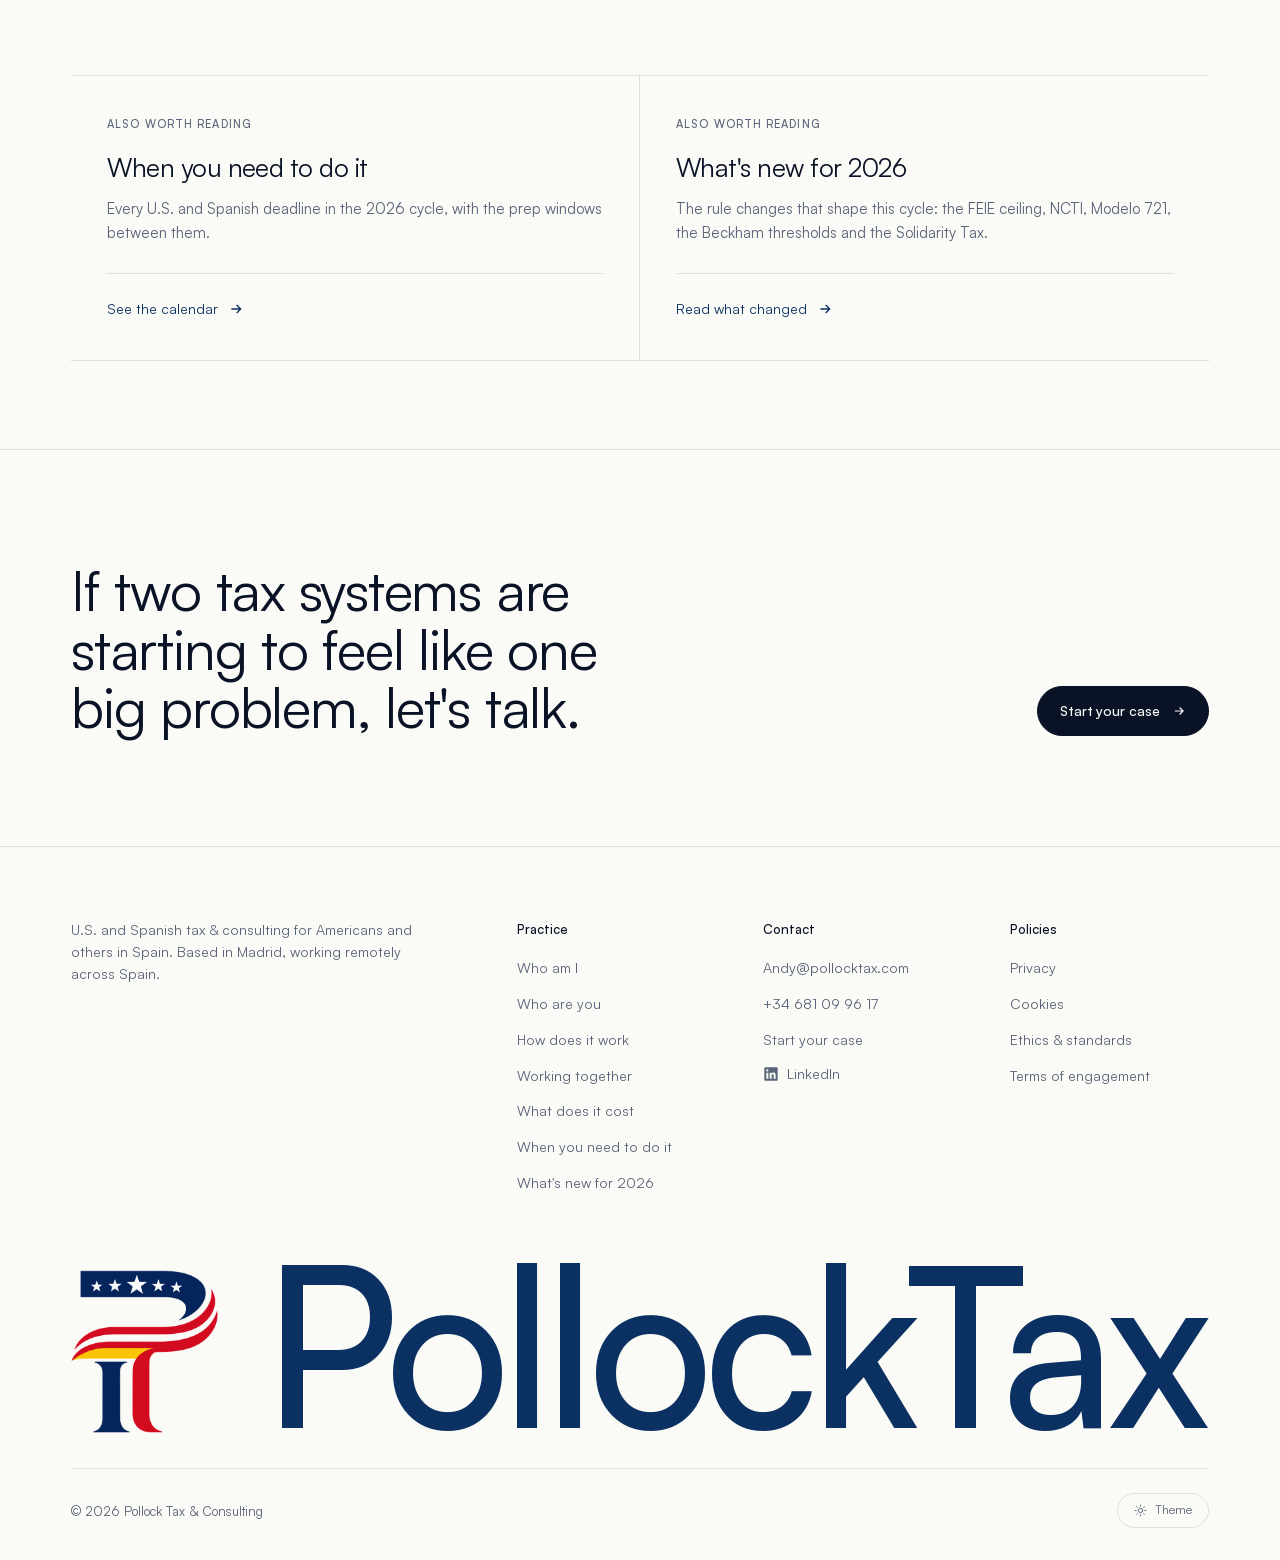
<file: pricing.html>
<!doctype html>
<html lang="en" data-theme="light">
<head>
<meta charset="utf-8" />
<meta name="viewport" content="width=device-width, initial-scale=1, viewport-fit=cover" />
<title>Pricing for U.S. &amp; Spanish tax returns | Pollock Tax</title>
<meta name="description" content="Flat-fee pricing for Americans filing in Spain. Pick what you need and see a range in seconds: Form 1040, FBAR, FATCA, Modelo 100, Modelo 720 and the Beckham regime." />
<link rel="canonical" href="https://pollocktax.com/pricing.html" />
<link rel="alternate" hreflang="en" href="https://pollocktax.com/pricing.html" />
<link rel="alternate" hreflang="es" href="https://pollocktax.com/pricing.html" />

<meta property="og:type" content="article" />
<meta property="og:title" content="Pricing for U.S. &amp; Spanish tax returns | Pollock Tax" />
<meta property="og:description" content="Flat-fee pricing for Americans filing in Spain. Pick what you need and see a range in seconds." />
<meta property="og:image" content="https://pollocktax.com/images/og-image.jpg" />
<!-- Declaring the card's size lets a scraper lay out the preview on its first
     visit instead of deferring until it has fetched the image. The alt text
     describes what the card shows; tools/make-og-image.py draws it. -->
<meta property="og:image:width" content="1200" />
<meta property="og:image:height" content="630" />
<meta property="og:image:alt" content="Pollock Tax &amp; Consulting: U.S. and Spanish taxes, handled with care." />
<meta property="og:url" content="https://pollocktax.com/pricing.html" />
<meta property="og:site_name" content="Pollock Tax &amp; Consulting" />
<meta property="og:locale" content="en_US" />
<meta property="og:locale:alternate" content="es_ES" />
<meta name="twitter:card" content="summary_large_image" />
<meta name="twitter:image:alt" content="Pollock Tax &amp; Consulting: U.S. and Spanish taxes, handled with care." />

<link rel="icon" href="images/favicon.ico" sizes="any" />
<link rel="icon" type="image/png" href="images/favicon-32.png" sizes="32x32" />
<link rel="icon" type="image/png" href="images/favicon-16.png" sizes="16x16" />
<link rel="apple-touch-icon" href="images/apple-touch-icon.png" />

<link rel="preload" href="fonts/Satoshi-400.woff2" as="font" type="font/woff2" crossorigin />
<link rel="preload" href="fonts/Satoshi-500.woff2" as="font" type="font/woff2" crossorigin />

<link rel="stylesheet" href="styles.css?v=8d1558ced2" />

<script type="application/ld+json">
{
  "@context": "https://schema.org",
  "@type": "BreadcrumbList",
  "itemListElement": [
    {
      "@type": "ListItem",
      "position": 1,
      "name": "Pollock Tax & Consulting",
      "item": "https://pollocktax.com/"
    },
    {
      "@type": "ListItem",
      "position": 2,
      "name": "What does it cost",
      "item": "https://pollocktax.com/pricing.html"
    }
  ]
}
</script>
</head>
<body>

<a class="skip-link" href="#main" data-bilingual><span data-lang="en">Skip to content</span><span data-lang="es">Ir al contenido</span></a>

<header class="nav" id="nav">
  <div class="container nav-inner">
    <a href="index.html#top" class="logo" aria-label="Pollock Tax &amp; Consulting, home">
      <span class="logo-mark" aria-hidden="true">
        <img src="images/logo-mark-64.png"
             srcset="images/logo-mark-64.png 1x, images/logo-mark-128.png 2x, images/logo-mark-256.png 3x"
             width="56" height="64" alt="" />
      </span>
      <span class="logo-word">PollockTax</span>
    </a>

    <nav class="nav-links" aria-label="Primary">
      <a class="nav-link" href="index.html#about"     data-bilingual><span data-lang="en">Who am I</span><span data-lang="es">Quién soy</span></a>
      <a class="nav-link" href="index.html#offer"     data-bilingual><span data-lang="en">Who are you</span><span data-lang="es">Quién eres</span></a>
      <a class="nav-link" href="index.html#process"   data-bilingual><span data-lang="en">How does it work</span><span data-lang="es">Cómo funciona</span></a>
      <a class="nav-link" href="pricing.html" aria-current="page" data-bilingual><span data-lang="en">What does it cost</span><span data-lang="es">Cuánto cuesta</span></a>
      <a class="nav-link" href="deadlines.html"  data-bilingual><span data-lang="en">When you need to do it</span><span data-lang="es">Cuándo hay que hacerlo</span></a>
      <a class="nav-link" href="whats-new.html" data-bilingual><span data-lang="en">What's new for 2026</span><span data-lang="es">Novedades para 2026</span></a>
      <a class="nav-link" href="index.html#start"     data-bilingual><span data-lang="en">Let's get started</span><span data-lang="es">Empecemos</span></a>
    </nav>

    <div class="nav-controls">
      <div class="lang-toggle" role="group" aria-label="Language">
        <button data-set-lang="en" aria-pressed="true">
          <span class="lang-label">EN</span>
          <span class="lang-flag">🇺🇸</span>
        </button>
        <button data-set-lang="es" aria-pressed="false">
          <span class="lang-label">ES</span>
          <span class="lang-flag">🇪🇸</span>
        </button>
      </div>
      <button class="icon-btn menu-toggle" id="menu-toggle-btn" aria-label="Open navigation menu">
        <svg viewBox="0 0 24 24" fill="none" stroke="currentColor" stroke-width="2"><path d="M4 6h16M4 12h16M4 18h16"/></svg>
      </button>
    </div>
  </div>
</header>

<div class="notice" id="deadline-notice" role="region" aria-label="Year-end planning notice"
     data-notice-id="yearend-2026" data-notice-expires="2026-12-31" data-notice-services="advisory">
  <a class="notice-cta" href="index.html?case=yearend-2026#start" data-notice-start>
    <span class="notice-track">
      <span class="notice-item" data-bilingual><span data-lang="en">The year closes December 31, a good moment to get your U.S. and Spanish taxes in order. <span class="notice-link">Plan your year-end with Andy →</span></span><span data-lang="es">El año cierra el 31 de diciembre, buen momento para poner en orden tus impuestos en EE.&nbsp;UU. y en España. <span class="notice-link">Planifica el cierre del año con Andy →</span></span></span>
      <span class="notice-item" data-bilingual aria-hidden="true"><span data-lang="en">The year closes December 31, a good moment to get your U.S. and Spanish taxes in order. <span class="notice-link">Plan your year-end with Andy →</span></span><span data-lang="es">El año cierra el 31 de diciembre, buen momento para poner en orden tus impuestos en EE.&nbsp;UU. y en España. <span class="notice-link">Planifica el cierre del año con Andy →</span></span></span>
      <span class="notice-item" data-bilingual aria-hidden="true"><span data-lang="en">The year closes December 31, a good moment to get your U.S. and Spanish taxes in order. <span class="notice-link">Plan your year-end with Andy →</span></span><span data-lang="es">El año cierra el 31 de diciembre, buen momento para poner en orden tus impuestos en EE.&nbsp;UU. y en España. <span class="notice-link">Planifica el cierre del año con Andy →</span></span></span>
    </span>
  </a>
  <button class="notice-close" type="button" data-notice-dismiss aria-label="Dismiss this notice">
    <svg viewBox="0 0 24 24" fill="none" stroke="currentColor" stroke-width="2" aria-hidden="true"><path d="M18 6 6 18M6 6l12 12"/></svg>
  </button>
</div>

<div class="mobile-drawer-overlay" id="mobile-overlay"></div>
<div class="mobile-drawer" id="mobile-drawer">
  <button class="icon-btn close-btn" id="menu-close-btn" aria-label="Close menu">
    <svg viewBox="0 0 24 24" fill="none" stroke="currentColor" stroke-width="2"><path d="M18 6 6 18M6 6l12 12"/></svg>
  </button>
  <nav class="mobile-nav-links">
    <a class="mobile-nav-link" href="index.html#about"     data-bilingual><span data-lang="en">Who am I</span><span data-lang="es">Quién soy</span></a>
    <a class="mobile-nav-link" href="index.html#offer"     data-bilingual><span data-lang="en">Who are you</span><span data-lang="es">Quién eres</span></a>
    <a class="mobile-nav-link" href="index.html#process"   data-bilingual><span data-lang="en">How does it work</span><span data-lang="es">Cómo funciona</span></a>
    <a class="mobile-nav-link" href="pricing.html" aria-current="page" data-bilingual><span data-lang="en">What does it cost</span><span data-lang="es">Cuánto cuesta</span></a>
    <a class="mobile-nav-link" href="deadlines.html"  data-bilingual><span data-lang="en">When you need to do it</span><span data-lang="es">Cuándo hay que hacerlo</span></a>
    <a class="mobile-nav-link" href="whats-new.html" data-bilingual><span data-lang="en">What's new for 2026</span><span data-lang="es">Novedades para 2026</span></a>
    <a class="mobile-nav-link" href="index.html#start"     data-bilingual><span data-lang="en">Let's get started</span><span data-lang="es">Empecemos</span></a>
  </nav>
</div>

<a id="top"></a>
<main id="main">

<section class="page-hero">
  <div class="container">
    <a class="back-link" href="index.html" data-bilingual>
      <svg viewBox="0 0 24 24" fill="none" stroke="currentColor" stroke-width="2" aria-hidden="true"><path d="M19 12H5M11 18l-6-6 6-6"/></svg>
      <span data-lang="en">Back to the practice</span>
      <span data-lang="es">Volver a la práctica</span>
    </a>
    <span class="eyebrow" data-bilingual><span data-lang="en">What does it cost</span><span data-lang="es">Cuánto cuesta</span></span>
    <h1 class="display-1" data-bilingual="block">
      <span data-lang="en">Roughly what it costs, before you ask.</span>
      <span data-lang="es">Cuánto cuesta, más o menos, antes de preguntar.</span>
    </h1>
    <p class="lede body-lg" data-bilingual="block">
      <span data-lang="en">Fees here are flat and agreed before any work starts, so there is never a meter running in the background. Tell the calculator what your year involves and it will give you a range. The exact number comes out of a free call, in writing.</span>
      <span data-lang="es">Las tarifas son cerradas y se acuerdan antes de empezar, así que nunca hay un contador corriendo de fondo. Dile a la calculadora qué hay en tu año y te dará un rango. La cifra exacta sale de una llamada gratuita, por escrito.</span>
    </p>
  </div>
</section>

<section class="section calc-section" id="calculator" aria-labelledby="calc-heading">
  <div class="container">
    <h2 id="calc-heading" class="visually-hidden" data-bilingual><span data-lang="en">Fee estimate</span><span data-lang="es">Estimación de tarifas</span></h2>

    <div class="calc-grid" data-calc>

      <div class="calc-form">

        <div class="calc-step calc-step--wide" data-reveal>
          <div class="calc-step-head">
            <h3><span class="calc-step-num">01</span><span data-bilingual><span data-lang="en">Which returns do you need?</span><span data-lang="es">¿Qué declaraciones necesitas?</span></span></h3>
            <p data-bilingual><span data-lang="en">The two systems overlap a good deal, so when both are on the table much of the work is shared.</span><span data-lang="es">Los dos sistemas se solapan bastante, así que cuando hay que presentar ambas buena parte del trabajo se comparte.</span></p>
          </div>

          <div class="calc-scope" data-calc-group="scope" role="radiogroup" aria-label="Which returns do you need">
            <button type="button" class="calc-scope-opt" data-value="us" role="radio" aria-checked="false">
              <span class="calc-flag calc-flag--us" aria-hidden="true"></span>
              <span data-bilingual><span data-lang="en">The U.S. side</span><span data-lang="es">El lado americano</span></span>
            </button>
            <button type="button" class="calc-scope-opt" data-value="es" role="radio" aria-checked="false">
              <span class="calc-flag calc-flag--es" aria-hidden="true"></span>
              <span data-bilingual><span data-lang="en">The Spanish side</span><span data-lang="es">El lado español</span></span>
            </button>
            <button type="button" class="calc-scope-opt" data-value="both" role="radio" aria-checked="true">
              <span class="calc-flag calc-flag--both" aria-hidden="true"></span>
              <span data-bilingual><span data-lang="en">Both, together</span><span data-lang="es">Ambas, a la vez</span></span>
            </button>
          </div>
        </div>

        <div class="calc-step calc-step--wide" data-reveal>
          <div class="calc-step-head">
            <h3><span class="calc-step-num">02</span><span data-bilingual><span data-lang="en">What's in your year?</span><span data-lang="es">¿Qué hay en tu año?</span></span></h3>
            <p data-bilingual><span data-lang="en">Tick whatever applies, counting everyone on the same return. Your return goes in the highest tier that any one of these reaches.</span><span data-lang="es">Marca lo que corresponda, contando a todos los de la misma declaración. Tu declaración va al nivel más alto que alcance cualquiera de estas.</span></p>
          </div>

          <p class="calc-tier-readout" data-calc-tier-readout aria-live="polite"></p>

          <div class="calc-crit">
            <div class="calc-addon-group">
              <span class="calc-group-label" data-bilingual><span data-lang="en">Income</span><span data-lang="es">Ingresos</span></span>
              <label class="calc-addon">
                <span>
                  <span class="calc-addon-title" data-bilingual><span data-lang="en">More than one kind of income, or more than one employer</span><span data-lang="es">Más de un tipo de ingreso, o más de un empleador</span></span>
                  <span class="calc-addon-help" data-bilingual><span data-lang="en">Say, a salary and a pension. A spouse on the same return with income of their own counts too.</span><span data-lang="es">Por ejemplo, una nómina y una pensión. También cuenta un cónyuge en la misma declaración con ingresos propios.</span></span>
                </span>
                <input type="checkbox" class="calc-switch-input" data-crit="two_incomes" />
                <span class="calc-switch" aria-hidden="true"></span>
              </label>
              <label class="calc-addon">
                <span>
                  <span class="calc-addon-title" data-bilingual><span data-lang="en">Self-employment or a business</span><span data-lang="es">Trabajo por cuenta propia o un negocio</span></span>
                  <span class="calc-addon-help" data-bilingual><span data-lang="en">Including autónomo income in Spain.</span><span data-lang="es">Incluidos los ingresos como autónomo en España.</span></span>
                </span>
                <input type="checkbox" class="calc-switch-input" data-crit="self_employed" />
                <span class="calc-switch" aria-hidden="true"></span>
              </label>
              <label class="calc-addon">
                <span>
                  <span class="calc-addon-title" data-bilingual><span data-lang="en">Income from outside Spain</span><span data-lang="es">Ingresos de fuera de España</span></span>
                  <span class="calc-addon-help" data-bilingual><span data-lang="en">U.S. Social Security, a pension or IRA, U.S. dividends.</span><span data-lang="es">Seguridad Social americana, una pensión o IRA, dividendos de EE.&nbsp;UU.</span></span>
                </span>
                <input type="checkbox" class="calc-switch-input" data-crit="outside_spain" />
                <span class="calc-switch" aria-hidden="true"></span>
              </label>
              <label class="calc-addon">
                <span>
                  <span class="calc-addon-title" data-bilingual><span data-lang="en">Income from more than one country besides Spain</span><span data-lang="es">Ingresos de más de un país además de España</span></span>
                  <span class="calc-addon-help" data-bilingual><span data-lang="en">Say, the U.S. and the U.K.</span><span data-lang="es">Por ejemplo, EE.&nbsp;UU. y Reino Unido.</span></span>
                </span>
                <input type="checkbox" class="calc-switch-input" data-crit="several_countries" />
                <span class="calc-switch" aria-hidden="true"></span>
              </label>
              <label class="calc-addon">
                <span>
                  <span class="calc-addon-title" data-bilingual><span data-lang="en">More than two pensions from outside the U.S.</span><span data-lang="es">Más de dos pensiones de fuera de EE.&nbsp;UU.</span></span>
                </span>
                <input type="checkbox" class="calc-switch-input" data-crit="foreign_pensions" />
                <span class="calc-switch" aria-hidden="true"></span>
              </label>
              <label class="calc-addon">
                <span>
                  <span class="calc-addon-title" data-bilingual><span data-lang="en">Partnership or S-corp income (Schedule K-1)</span><span data-lang="es">Ingresos de una partnership o S-corp (Anexo K-1)</span></span>
                  <span class="calc-addon-help" data-bilingual><span data-lang="en">Two are included; each one after that is $40.</span><span data-lang="es">Dos incluidos; cada uno adicional, 40&nbsp;$.</span></span>
                </span>
                <input type="checkbox" class="calc-switch-input" data-crit="k1" />
                <span class="calc-switch" aria-hidden="true"></span>
              </label>
            </div>
            <div class="calc-addon-group">
              <span class="calc-group-label" data-bilingual><span data-lang="en">Investments</span><span data-lang="es">Inversiones</span></span>
              <label class="calc-addon">
                <span>
                  <span class="calc-addon-title" data-bilingual><span data-lang="en">Interest or dividends from more than five accounts</span><span data-lang="es">Intereses o dividendos de más de cinco cuentas</span></span>
                </span>
                <input type="checkbox" class="calc-switch-input" data-crit="accounts" />
                <span class="calc-switch" aria-hidden="true"></span>
              </label>
              <label class="calc-addon">
                <span>
                  <span class="calc-addon-title" data-bilingual><span data-lang="en">Sold shares, funds or other investments</span><span data-lang="es">Vendiste acciones, fondos u otras inversiones</span></span>
                  <span class="calc-addon-help" data-bilingual><span data-lang="en">Up to 25 sales in the year.</span><span data-lang="es">Hasta 25 ventas en el año.</span></span>
                </span>
                <input type="checkbox" class="calc-switch-input" data-crit="trades" />
                <span class="calc-switch" aria-hidden="true"></span>
              </label>
              <label class="calc-addon">
                <span>
                  <span class="calc-addon-title" data-bilingual><span data-lang="en">More than 25 sales</span><span data-lang="es">Más de 25 ventas</span></span>
                </span>
                <input type="checkbox" class="calc-switch-input" data-crit="trades_many" />
                <span class="calc-switch" aria-hidden="true"></span>
              </label>
              <label class="calc-addon">
                <span>
                  <span class="calc-addon-title" data-bilingual><span data-lang="en">Any crypto</span><span data-lang="es">Cualquier criptomoneda</span></span>
                </span>
                <input type="checkbox" class="calc-switch-input" data-crit="crypto" />
                <span class="calc-switch" aria-hidden="true"></span>
              </label>
              <label class="calc-addon">
                <span>
                  <span class="calc-addon-title" data-bilingual><span data-lang="en">Investment funds or ETFs from outside Spain</span><span data-lang="es">Fondos de inversión o ETF extranjeros</span></span>
                  <span class="calc-addon-help" data-bilingual><span data-lang="en">Including U.S. mutual funds and ETFs.</span><span data-lang="es">Incluidos fondos y ETF estadounidenses.</span></span>
                </span>
                <input type="checkbox" class="calc-switch-input" data-crit="foreign_funds" />
                <span class="calc-switch" aria-hidden="true"></span>
              </label>
              <label class="calc-addon">
                <span>
                  <span class="calc-addon-title" data-bilingual><span data-lang="en">Foreign-currency gains or losses</span><span data-lang="es">Ganancias o pérdidas por tipo de cambio</span></span>
                  <span class="calc-addon-help" data-bilingual><span data-lang="en">Where they need working out separately, such as on a loan or account in another currency.</span><span data-lang="es">Cuando hay que calcularlas aparte, como en un préstamo o una cuenta en otra divisa.</span></span>
                </span>
                <input type="checkbox" class="calc-switch-input" data-crit="fx" />
                <span class="calc-switch" aria-hidden="true"></span>
              </label>
            </div>
            <div class="calc-addon-group">
              <span class="calc-group-label" data-bilingual><span data-lang="en">Property and deductions</span><span data-lang="es">Inmuebles y deducciones</span></span>
              <label class="calc-addon">
                <span>
                  <span class="calc-addon-title" data-bilingual><span data-lang="en">One property besides your home</span><span data-lang="es">Un inmueble además de tu vivienda</span></span>
                  <span class="calc-addon-help" data-bilingual><span data-lang="en">A flat you rent out, or a second home.</span><span data-lang="es">Un piso en alquiler o una segunda residencia.</span></span>
                </span>
                <input type="checkbox" class="calc-switch-input" data-crit="property" />
                <span class="calc-switch" aria-hidden="true"></span>
              </label>
              <label class="calc-addon">
                <span>
                  <span class="calc-addon-title" data-bilingual><span data-lang="en">More than one property besides your home</span><span data-lang="es">Más de un inmueble además de tu vivienda</span></span>
                </span>
                <input type="checkbox" class="calc-switch-input" data-crit="property_many" />
                <span class="calc-switch" aria-hidden="true"></span>
              </label>
              <label class="calc-addon">
                <span>
                  <span class="calc-addon-title" data-bilingual><span data-lang="en">Sold your main home</span><span data-lang="es">Vendiste tu vivienda habitual</span></span>
                </span>
                <input type="checkbox" class="calc-switch-input" data-crit="sold_home" />
                <span class="calc-switch" aria-hidden="true"></span>
              </label>
              <label class="calc-addon">
                <span>
                  <span class="calc-addon-title" data-bilingual><span data-lang="en">Sold other real estate</span><span data-lang="es">Vendiste otro inmueble</span></span>
                </span>
                <input type="checkbox" class="calc-switch-input" data-crit="sold_other" />
                <span class="calc-switch" aria-hidden="true"></span>
              </label>
              <label class="calc-addon">
                <span>
                  <span class="calc-addon-title" data-bilingual><span data-lang="en">Itemised U.S. deductions (Schedule A)</span><span data-lang="es">Deducciones detalladas en EE.&nbsp;UU. (Anexo A)</span></span>
                </span>
                <input type="checkbox" class="calc-switch-input" data-crit="itemize" />
                <span class="calc-switch" aria-hidden="true"></span>
              </label>
              <label class="calc-addon">
                <span>
                  <span class="calc-addon-title" data-bilingual><span data-lang="en">Alternative minimum tax</span><span data-lang="es">Impuesto mínimo alternativo (AMT)</span></span>
                  <span class="calc-addon-help" data-bilingual><span data-lang="en">If you know it applies.</span><span data-lang="es">Si sabes que te aplica.</span></span>
                </span>
                <input type="checkbox" class="calc-switch-input" data-crit="amt" />
                <span class="calc-switch" aria-hidden="true"></span>
              </label>
            </div>
          </div>

          <div class="calc-extra">
            <label class="calc-addon">
              <span>
                <span class="calc-addon-title" data-bilingual><span data-lang="en">Someone else filing with you</span><span data-lang="es">Alguien más declarando contigo</span></span>
                <span class="calc-addon-help" data-bilingual><span data-lang="en">A spouse filing a separate return, or a dependant. Their return is 15% off.</span><span data-lang="es">Un cónyuge que declara por separado, o una persona a tu cargo. Su declaración tiene un 15% de descuento.</span></span>
              </span>
              <input type="checkbox" class="calc-switch-input" data-addon="second" />
              <span class="calc-switch" aria-hidden="true"></span>
            </label>
            <label class="calc-addon">
              <span>
                <span class="calc-addon-title" data-bilingual><span data-lang="en">Not sure what applies</span><span data-lang="es">No sé bien qué me aplica</span></span>
                <span class="calc-addon-help" data-bilingual><span data-lang="en">Which is exactly what the call is for.</span><span data-lang="es">Que es justo para lo que está la llamada.</span></span>
              </span>
              <input type="checkbox" class="calc-switch-input" data-addon="unsure" />
              <span class="calc-switch" aria-hidden="true"></span>
            </label>
          </div>
        </div>

        <div class="calc-step calc-step--wide" data-reveal>
          <div class="calc-step-head">
            <h3><span class="calc-step-num">03</span><span data-bilingual><span data-lang="en">Anything else in the picture?</span><span data-lang="es">¿Algo más en juego?</span></span></h3>
            <p data-bilingual><span data-lang="en">These are priced on their own and never change the tier. If you are not sure whether one applies, leave it be.</span><span data-lang="es">Se cobran aparte y nunca cambian el nivel. Si no sabes si algo te aplica, déjalo estar.</span></p>
          </div>

          <div class="calc-addons">

            <div class="calc-addon-group" data-addon-group="us">
              <span class="calc-group-label calc-group-label--us">
                <span class="calc-flag calc-flag--us" aria-hidden="true"></span>
                <span data-bilingual><span data-lang="en">United States</span><span data-lang="es">Estados Unidos</span></span>
              </span>

              <label class="calc-addon">
                <span>
                  <span class="calc-addon-title">FBAR</span>
                  <span class="calc-addon-help" data-bilingual><span data-lang="en">Your accounts abroad crossed $10,000 together.</span><span data-lang="es">Tus cuentas fuera sumaron más de 10.000 $.</span></span>
                </span>
                <input type="checkbox" class="calc-switch-input" data-addon="fbar" checked />
                <span class="calc-switch" aria-hidden="true"></span>
              </label>

              <label class="calc-addon">
                <span>
                  <span class="calc-addon-title" data-bilingual><span data-lang="en">Form 8938</span><span data-lang="es">Formulario 8938</span></span>
                  <span class="calc-addon-help" data-bilingual><span data-lang="en">Your assets abroad sit above the FATCA threshold.</span><span data-lang="es">Tus activos fuera superan el umbral FATCA.</span></span>
                </span>
                <input type="checkbox" class="calc-switch-input" data-addon="f8938" />
                <span class="calc-switch" aria-hidden="true"></span>
              </label>

              <label class="calc-addon">
                <span>
                  <span class="calc-addon-title" data-bilingual><span data-lang="en">A state return</span><span data-lang="es">Una declaración estatal</span></span>
                  <span class="calc-addon-help" data-bilingual><span data-lang="en">A state you have left still expects one.</span><span data-lang="es">Un estado del que te fuiste aún te la reclama.</span></span>
                </span>
                <input type="checkbox" class="calc-switch-input" data-addon="state" />
                <span class="calc-switch" aria-hidden="true"></span>
              </label>

              <label class="calc-addon">
                <span>
                  <span class="calc-addon-title" data-bilingual><span data-lang="en">Years to catch up on</span><span data-lang="es">Años que poner al día</span></span>
                  <span class="calc-addon-help" data-bilingual><span data-lang="en">Three years of returns, through Streamlined.</span><span data-lang="es">Tres años de declaraciones, vía Streamlined.</span></span>
                </span>
                <input type="checkbox" class="calc-switch-input" data-addon="catchup" />
                <span class="calc-switch" aria-hidden="true"></span>
              </label>
            </div>

            <div class="calc-addon-group" data-addon-group="es">
              <span class="calc-group-label calc-group-label--es">
                <span class="calc-flag calc-flag--es" aria-hidden="true"></span>
                <span data-bilingual><span data-lang="en">Spain</span><span data-lang="es">España</span></span>
              </span>

              <label class="calc-addon">
                <span>
                  <span class="calc-addon-title">Modelo 720</span>
                  <span class="calc-addon-help" data-bilingual><span data-lang="en">Assets abroad over €50,000 in one category.</span><span data-lang="es">Bienes fuera por encima de 50.000 € en una categoría.</span></span>
                </span>
                <input type="checkbox" class="calc-switch-input" data-addon="m720" />
                <span class="calc-switch" aria-hidden="true"></span>
              </label>

              <label class="calc-addon">
                <span>
                  <span class="calc-addon-title">Modelo 714</span>
                  <span class="calc-addon-help" data-bilingual><span data-lang="en">Wealth tax, above your region's threshold.</span><span data-lang="es">Patrimonio, por encima del mínimo de tu comunidad.</span></span>
                </span>
                <input type="checkbox" class="calc-switch-input" data-addon="m714" />
                <span class="calc-switch" aria-hidden="true"></span>
              </label>

              <label class="calc-addon">
                <span>
                  <span class="calc-addon-title" data-bilingual><span data-lang="en">The Beckham regime</span><span data-lang="es">El régimen Beckham</span></span>
                  <span class="calc-addon-help" data-bilingual><span data-lang="en">You are on it, or about to elect into it.</span><span data-lang="es">Ya estás dentro, o vas a acogerte.</span></span>
                </span>
                <input type="checkbox" class="calc-switch-input" data-addon="beckham" />
                <span class="calc-switch" aria-hidden="true"></span>
              </label>
            </div>

          </div>
        </div>
      </div>

      <aside class="calc-result-wrap">
        <div class="calc-result" data-calc-result>
          <span class="calc-sweep" aria-hidden="true"></span>

          <div class="calc-result-head">
            <span class="eyebrow" data-bilingual><span data-lang="en">Your estimate</span><span data-lang="es">Tu estimación</span></span>
            <span class="calc-status" data-calc-status></span>
          </div>

          <div class="calc-ranges" data-calc-ranges aria-live="polite"></div>
          <p class="calc-saving" data-calc-saving></p>

          <div class="calc-included" data-calc-included>
            <span class="calc-included-label" data-bilingual><span data-lang="en">What that covers</span><span data-lang="es">Qué cubre</span></span>
            <ul class="calc-list" data-calc-list></ul>
          </div>

          <p class="calc-note" data-calc-note></p>

          <div class="calc-actions">
            <a href="https://cal.com/pollocktax/20min" target="_blank" rel="noopener" class="btn btn-primary" data-bilingual>
              <span data-lang="en">Book a call</span>
              <span data-lang="es">Reservar llamada</span>
              <svg class="btn-arrow" viewBox="0 0 24 24" fill="none" stroke="currentColor" stroke-width="2"><path d="M5 12h14M13 6l6 6-6 6"/></svg>
            </a>
            <a href="index.html#start" class="btn btn-ghost" data-bilingual>
              <span data-lang="en">Start your case</span>
              <span data-lang="es">Empezar mi caso</span>
            </a>
          </div>
        </div>
      </aside>

    </div>

    <div class="faq-list tier-rules-wrap" data-accordion>
      <div class="faq-item">
        <button class="faq-q" data-faq-q id="tiers-q" aria-expanded="false" aria-controls="tiers-a">
          <span data-bilingual><span data-lang="en">How tiers are set</span><span data-lang="es">Cómo se fija el nivel</span></span>
          <span class="plus" aria-hidden="true"></span>
        </button>
        <div class="faq-a" id="tiers-a" role="region" aria-labelledby="tiers-q"><div><div class="faq-a-inner">
          <p class="tier-rules-intro" data-bilingual="block"><span data-lang="en">Your return goes in the highest tier for which any single item applies. The tier is confirmed in writing after Andy has reviewed your documents, and before any work starts. Separately priced forms (FBAR, Forms 8938, 8621 and 3520, state returns, Modelo 720 and Modelo 714) never count towards the tier. A joint return counts as one return, tiered on both spouses’ items together.</span><span data-lang="es">Tu declaración va al nivel más alto en el que encaje cualquiera de sus elementos. El nivel se confirma por escrito después de que Andy revise tus documentos y antes de empezar el trabajo. Los formularios que se cobran aparte (FBAR, Formularios 8938, 8621 y 3520, declaraciones estatales, Modelo 720 y Modelo 714) nunca cuentan para el nivel. Una declaración conjunta cuenta como una sola, y su nivel se fija con los elementos de ambos cónyuges juntos.</span></p>
          <div class="tier-rules">
            <div class="tier-rules-col">
              <span class="calc-group-label calc-group-label--us"><span class="calc-flag calc-flag--us" aria-hidden="true"></span><span data-bilingual><span data-lang="en">United States</span><span data-lang="es">Estados Unidos</span></span></span>
              <div class="tier-rule">
                <h4><span data-bilingual><span data-lang="en">Form 1040 Simple</span><span data-lang="es">Formulario 1040 Simple</span></span><span class="tier-rule-price">$425</span></h4>
                <p data-bilingual="block"><span data-lang="en">Only one kind of income for everyone on the return: either wages from one employer, or retirement income (Social Security, pensions, annuities, IRA or 401(k) distributions). It can also include interest and ordinary dividends from up to five accounts with no sales of securities, Form 2555 and/or 1116, the standard deduction and Schedule B Part III.</span><span data-lang="es">Un solo tipo de ingreso para todos los de la declaración: o bien el salario de un único empleador, o bien rentas de jubilación (Seguridad Social, pensiones, rentas vitalicias, retiradas de IRA o 401(k)). Puede incluir además intereses y dividendos ordinarios de hasta cinco cuentas sin ventas de valores, los Formularios 2555 y/o 1116, la deducción estándar y la Parte III del Anexo B.</span></p>
              </div>
              <div class="tier-rule">
                <h4><span data-bilingual><span data-lang="en">Form 1040 Standard</span><span data-lang="es">Formulario 1040 Estándar</span></span><span class="tier-rule-price">$625</span></h4>
                <p data-bilingual="block"><span data-lang="en">Any one of:</span><span data-lang="es">Cualquiera de estos:</span></p>
                <ul>
                  <li data-bilingual><span data-lang="en">Two or more kinds of income or employers, including a spouse with income of their own</span><span data-lang="es">Dos o más tipos de ingresos o empleadores, incluido un cónyuge con ingresos propios</span></li>
                  <li data-bilingual><span data-lang="en">Up to 25 capital transactions (Schedule D / Form 8949)</span><span data-lang="es">Hasta 25 operaciones de capital (Anexo D / Formulario 8949)</span></li>
                  <li data-bilingual><span data-lang="en">Interest or dividends from more than five accounts</span><span data-lang="es">Intereses o dividendos de más de cinco cuentas</span></li>
                  <li data-bilingual><span data-lang="en">One rental or non-residence property (Schedule E)</span><span data-lang="es">Un inmueble en alquiler o que no sea tu residencia (Anexo E)</span></li>
                  <li data-bilingual><span data-lang="en">Itemised deductions (Schedule A)</span><span data-lang="es">Deducciones detalladas (Anexo A)</span></li>
                  <li data-bilingual><span data-lang="en">The sale of your main home</span><span data-lang="es">La venta de tu vivienda habitual</span></li>
                </ul>
              </div>
              <div class="tier-rule">
                <h4><span data-bilingual><span data-lang="en">Form 1040 Complex</span><span data-lang="es">Formulario 1040 Complejo</span></span><span class="tier-rule-price">$875</span></h4>
                <p data-bilingual="block"><span data-lang="en">Any one of:</span><span data-lang="es">Cualquiera de estos:</span></p>
                <ul>
                  <li data-bilingual><span data-lang="en">Self-employment or business income, including Spanish autónomo (Schedules C and SE)</span><span data-lang="es">Ingresos por cuenta propia o de un negocio, incluido el autónomo en España (Anexos C y SE)</span></li>
                  <li data-bilingual><span data-lang="en">More than one rental or non-residence property</span><span data-lang="es">Más de un inmueble en alquiler o que no sea tu residencia</span></li>
                  <li data-bilingual><span data-lang="en">More than 25 capital transactions, or any crypto</span><span data-lang="es">Más de 25 operaciones de capital, o cualquier criptomoneda</span></li>
                  <li data-bilingual><span data-lang="en">Up to two K-1s (each additional K-1 is $40)</span><span data-lang="es">Hasta dos K-1 (cada K-1 adicional, 40&nbsp;$)</span></li>
                  <li data-bilingual><span data-lang="en">Alternative minimum tax</span><span data-lang="es">Impuesto mínimo alternativo (AMT)</span></li>
                  <li data-bilingual><span data-lang="en">More than two foreign pensions</span><span data-lang="es">Más de dos pensiones extranjeras</span></li>
                  <li data-bilingual><span data-lang="en">Foreign-currency gains or losses that need their own computation</span><span data-lang="es">Ganancias o pérdidas por tipo de cambio que requieren un cálculo propio</span></li>
                </ul>
              </div>
            </div>
            <div class="tier-rules-col">
              <span class="calc-group-label calc-group-label--es"><span class="calc-flag calc-flag--es" aria-hidden="true"></span><span data-bilingual><span data-lang="en">Spain</span><span data-lang="es">España</span></span></span>
              <div class="tier-rule">
                <h4><span data-bilingual><span data-lang="en">Modelo 100 Simple</span><span data-lang="es">Modelo 100 Simple</span></span><span class="tier-rule-price">€150</span></h4>
                <p data-bilingual="block"><span data-lang="en">Only Spanish-source income: employment from up to two payers and/or a Spanish public pension, and Spanish bank interest and dividends with Spanish withholding. Main residence only, with the standard state and regional deductions.</span><span data-lang="es">Solo rentas de fuente española: rendimientos del trabajo de hasta dos pagadores y/o una pensión pública española, e intereses y dividendos de bancos españoles con retención española. Solo la vivienda habitual, con las deducciones estatales y autonómicas habituales.</span></p>
              </div>
              <div class="tier-rule">
                <h4><span data-bilingual><span data-lang="en">Modelo 100 Standard</span><span data-lang="es">Modelo 100 Estándar</span></span><span class="tier-rule-price">€220</span></h4>
                <p data-bilingual="block"><span data-lang="en">Any one of:</span><span data-lang="es">Cualquiera de estos:</span></p>
                <ul>
                  <li data-bilingual><span data-lang="en">Any foreign-source income that needs the double-taxation deduction (U.S. Social Security, pensions, IRA, U.S. dividends and the like)</span><span data-lang="es">Cualquier renta de fuente extranjera que requiera la deducción por doble imposición internacional (Seguridad Social americana, pensiones, IRA, dividendos de EE.&nbsp;UU., etc.)</span></li>
                  <li data-bilingual><span data-lang="en">One property besides your main residence</span><span data-lang="es">Un inmueble además de la vivienda habitual</span></li>
                  <li data-bilingual><span data-lang="en">Up to 25 securities transactions</span><span data-lang="es">Hasta 25 operaciones con valores</span></li>
                  <li data-bilingual><span data-lang="en">The sale of your main residence</span><span data-lang="es">La venta de la vivienda habitual</span></li>
                </ul>
              </div>
              <div class="tier-rule">
                <h4><span data-bilingual><span data-lang="en">Modelo 100 Complex</span><span data-lang="es">Modelo 100 Complejo</span></span><span class="tier-rule-price">€320</span></h4>
                <p data-bilingual="block"><span data-lang="en">Any one of:</span><span data-lang="es">Cualquiera de estos:</span></p>
                <ul>
                  <li data-bilingual><span data-lang="en">Self-employment or business income, including autónomo</span><span data-lang="es">Rendimientos de actividades económicas, incluido el autónomo</span></li>
                  <li data-bilingual><span data-lang="en">More than one property besides your main residence</span><span data-lang="es">Más de un inmueble además de la vivienda habitual</span></li>
                  <li data-bilingual><span data-lang="en">The sale of any other real estate</span><span data-lang="es">La venta de cualquier otro inmueble</span></li>
                  <li data-bilingual><span data-lang="en">More than 25 securities transactions, any foreign investment funds, or any crypto</span><span data-lang="es">Más de 25 operaciones con valores, cualquier fondo de inversión extranjero o cualquier criptomoneda</span></li>
                  <li data-bilingual><span data-lang="en">Foreign income from more than one country</span><span data-lang="es">Rentas extranjeras de más de un país</span></li>
                </ul>
              </div>
              <p class="tier-rules-foot" data-bilingual="block"><span data-lang="en">Modelo 720: each account, each ISIN, each insurance or annuity contract and each property counts as one asset, however many holders it has.</span><span data-lang="es">Modelo 720: cada cuenta, cada ISIN, cada seguro o renta y cada inmueble cuenta como un bien, tenga los titulares que tenga.</span></p>
            </div>
          </div>
        </div></div></div>
      </div>
    </div>
  </div>

  <div class="calc-minibar" data-calc-minibar hidden>
    <span class="calc-minibar-value" data-calc-minibar-value></span>
    <button type="button" class="calc-minibar-btn" data-calc-minibar-jump data-bilingual>
      <span data-lang="en">See it</span>
      <span data-lang="es">Verla</span>
      <svg viewBox="0 0 24 24" fill="none" stroke="currentColor" stroke-width="2" aria-hidden="true"><path d="M12 5v14M6 13l6 6 6-6"/></svg>
    </button>
  </div>
</section>

<section class="section">
  <div class="container">
    <div class="section-head" data-reveal>
      <span class="eyebrow" data-bilingual><span data-lang="en">Included</span><span data-lang="es">Incluido</span></span>
      <div>
        <h2 class="display-2" data-bilingual="block">
          <span data-lang="en">What already comes with the fee.</span>
          <span data-lang="es">Lo que ya va con la tarifa.</span>
        </h2>
        <p class="lede body-lg" style="margin-top: 20px;" data-bilingual="block">
          <span data-lang="en">The first call costs nothing, whether or not it turns into work. Each return fee includes one round of questions and clarifications, e-filing and a PDF copy of the filed return. Your U.S. extension is filed at no charge if Andy is preparing that year's return.</span>
          <span data-lang="es">La primera llamada no cuesta nada, acabe en encargo o no. Cada tarifa por declaración incluye una ronda de preguntas y aclaraciones, la presentación electrónica y una copia en PDF de la declaración presentada. La prórroga americana se presenta sin coste si Andy prepara la declaración de ese año.</span>
        </p>
        <p class="lede body-lg" style="margin-top: 20px;" data-bilingual="block">
          <span data-lang="en">Three discounts. From the second year onward, returning clients take 10% off the base return, because the hard part of a cross-border file is the first year of it. A second return in the same engagement, for a spouse or a dependant, is 15% off. And each person you refer who becomes a paying client earns you a $50 or €50 credit. Discounts don't apply to package prices.</span>
          <span data-lang="es">Tres descuentos. A partir del segundo año, quien repite tiene un 10% de descuento sobre la declaración base, porque lo difícil de un expediente transfronterizo es el primer año. Una segunda declaración en el mismo encargo, de un cónyuge o de una persona a tu cargo, tiene un 15% de descuento. Y por cada persona que recomiendes y se haga cliente, recibes un crédito de 50&nbsp;$ o 50&nbsp;€. Los descuentos no se aplican a los paquetes.</span>
        </p>
        <p class="lede body-lg" style="margin-top: 20px;" data-bilingual="block">
          <span data-lang="en">Billed separately, each quoted as a fixed fee in advance: organising incomplete documents, translation from languages other than English or Spanish, prior-year amendments, and notice or audit work beyond a standard response.</span>
          <span data-lang="es">Se facturan aparte, cada uno con un honorario fijo presupuestado por adelantado: ordenar documentación incompleta, traducir de idiomas que no sean inglés o español, rectificar declaraciones de años anteriores y atender requerimientos o inspecciones más allá de una respuesta estándar.</span>
        </p>
      </div>
    </div>
  </div>
</section>

<section class="section fee-reference" id="packages">
  <div class="container">
    <div class="section-head" data-reveal>
      <span class="eyebrow" data-bilingual><span data-lang="en">Packages</span><span data-lang="es">Paquetes</span></span>
      <div>
        <h2 class="display-2" data-bilingual="block">
          <span data-lang="en">The usual combinations, at a set price.</span>
          <span data-lang="es">Las combinaciones habituales, a precio cerrado.</span>
        </h2>
        <p class="lede body-lg" style="margin-top: 20px;" data-bilingual="block">
          <span data-lang="en">Each package has two prices, one for the U.S. work and one for the Spanish work, and you pay both. Prices exclude IVA.</span>
          <span data-lang="es">Cada paquete tiene dos precios, uno por la parte americana y otro por la española, y se pagan los dos. Precios sin IVA.</span>
        </p>
      </div>
    </div>

    <div class="fee-rows package-rows" data-reveal>
        <div class="fee-row"><span><span class="fee-row-name" data-bilingual><span data-lang="en">Cross-Border Essentials (Simple)</span><span data-lang="es">Cross-Border Essentials (Simple)</span></span><span class="fee-row-note" data-bilingual><span data-lang="en">Form 1040 Simple + FBAR + Modelo 100 Simple</span><span data-lang="es">Formulario 1040 Simple + FBAR + Modelo 100 Simple</span></span></span><span class="fee-row-amount">$441 + €135</span></div>
        <div class="fee-row"><span><span class="fee-row-name" data-bilingual><span data-lang="en">Cross-Border Essentials (Standard)</span><span data-lang="es">Cross-Border Essentials (Estándar)</span></span><span class="fee-row-note" data-bilingual><span data-lang="en">Form 1040 Standard + FBAR + Modelo 100 Standard</span><span data-lang="es">Formulario 1040 Estándar + FBAR + Modelo 100 Estándar</span></span></span><span class="fee-row-amount">$621 + €198</span></div>
        <div class="fee-row"><span><span class="fee-row-name" data-bilingual><span data-lang="en">Full Expat Compliance</span><span data-lang="es">Full Expat Compliance</span></span><span class="fee-row-note" data-bilingual><span data-lang="en">Form 1040 Standard + FBAR + Form 8938 + Modelo 100 Standard + Modelo 720 (up to 10 assets)</span><span data-lang="es">Formulario 1040 Estándar + FBAR + Formulario 8938 + Modelo 100 Estándar + Modelo 720 (hasta 10 bienes)</span></span></span><span class="fee-row-amount">$642 + €315</span></div>
        <div class="fee-row"><span><span class="fee-row-name" data-bilingual><span data-lang="en">Beckham Law First-Year</span><span data-lang="es">Ley Beckham, primer año</span></span><span class="fee-row-note" data-bilingual><span data-lang="en">Modelo 149 + first Modelo 151 + Form 1040 Standard</span><span data-lang="es">Modelo 149 + primer Modelo 151 + Formulario 1040 Estándar</span></span></span><span class="fee-row-amount">$563 + €383</span></div>
    </div>
    <p class="package-note" data-bilingual="block">
      <span data-lang="en">U.S. services are priced in USD and Spanish services in EUR. If you'd like to pay everything in one currency, we convert once, at the Banco de España reference rate fixed in your engagement letter. Discounts do not apply to package prices.</span>
      <span data-lang="es">Los servicios americanos se facturan en dólares y los españoles en euros. Si prefieres pagarlo todo en una sola divisa, convertimos una única vez, al tipo de referencia del Banco de España fijado en tu carta de encargo. Los descuentos no se aplican a los paquetes.</span>
    </p>
  </div>
</section>

<section class="section fee-reference" id="fee-schedule">
  <div class="container">
    <div class="section-head" data-reveal>
      <span class="eyebrow" data-bilingual><span data-lang="en">The full list</span><span data-lang="es">La lista completa</span></span>
      <div>
        <h2 class="display-2" data-bilingual="block">
          <span data-lang="en">Every fee, if you want the detail.</span>
          <span data-lang="es">Todas las tarifas, si quieres el detalle.</span>
        </h2>
        <p class="lede body-lg" style="margin-top: 20px;" data-bilingual="block">
          <span data-lang="en">The calculator handles the usual shape of a year. This is the whole schedule behind it, down to the forms that turn up once in a lifetime. All fees exclude Spanish IVA (21%), added where applicable.</span>
          <span data-lang="es">La calculadora se ocupa de la forma habitual de un año. Esto es el listado completo que hay detrás, hasta los formularios que aparecen una vez en la vida. Ninguna tarifa incluye el IVA español (21%), que se añade cuando corresponde.</span>
        </p>
      </div>
    </div>

    <div class="faq-list" data-accordion data-reveal>
      <div class="faq-item">
        <button class="faq-q" data-faq-q id="fs-q1" aria-expanded="false" aria-controls="fs-a1">
          <span data-bilingual><span data-lang="en">U.S. returns and international forms</span><span data-lang="es">Declaraciones americanas y formularios internacionales</span></span>
          <span class="plus" aria-hidden="true"></span>
        </button>
        <div class="faq-a" id="fs-a1" role="region" aria-labelledby="fs-q1"><div><div class="faq-a-inner">
          <div class="fee-rows">
        <div class="fee-row"><span><span class="fee-row-name" data-bilingual><span data-lang="en">Form 1040 Simple</span><span data-lang="es">Formulario 1040 Simple</span></span><span class="fee-row-note" data-bilingual><span data-lang="en">One kind of income: wages from one employer, or retirement income. Form 2555 and/or 1116, standard deduction.</span><span data-lang="es">Un solo tipo de ingreso: el salario de un empleador o rentas de jubilación. Formularios 2555 y/o 1116, deducción estándar.</span></span></span><span class="fee-row-amount">$425</span></div>
        <div class="fee-row"><span><span class="fee-row-name" data-bilingual><span data-lang="en">Form 1040 Standard</span><span data-lang="es">Formulario 1040 Estándar</span></span><span class="fee-row-note" data-bilingual><span data-lang="en">Two or more kinds of income or employers, up to 25 capital transactions, one rental or non-residence property, itemised deductions, the sale of your home</span><span data-lang="es">Dos o más tipos de ingresos o empleadores, hasta 25 operaciones de capital, un inmueble en alquiler o que no sea tu residencia, deducciones detalladas, la venta de tu vivienda</span></span></span><span class="fee-row-amount">$625</span></div>
        <div class="fee-row"><span><span class="fee-row-name" data-bilingual><span data-lang="en">Form 1040 Complex</span><span data-lang="es">Formulario 1040 Complejo</span></span><span class="fee-row-note" data-bilingual><span data-lang="en">Self-employment or a business, more than one property, over 25 capital transactions or any crypto, up to two K-1s, AMT, more than two foreign pensions</span><span data-lang="es">Cuenta propia o un negocio, más de un inmueble, más de 25 operaciones de capital o cualquier criptomoneda, hasta dos K-1, AMT, más de dos pensiones extranjeras</span></span></span><span class="fee-row-amount">$875</span></div>
        <div class="fee-row"><span><span class="fee-row-name">FBAR (FinCEN 114)</span><span class="fee-row-note" data-bilingual><span data-lang="en">Filed with a return prepared here, up to 10 accounts. $95 on its own.</span><span data-lang="es">Presentado con una declaración hecha aquí, hasta 10 cuentas. 95 $ por separado.</span></span></span><span class="fee-row-amount">$65</span></div>
        <div class="fee-row"><span><span class="fee-row-name" data-bilingual><span data-lang="en">Form 8938 (FATCA)</span><span data-lang="es">Formulario 8938 (FATCA)</span></span><span class="fee-row-note" data-bilingual><span data-lang="en">Filed with a return prepared here, up to 10 assets. $95 on its own.</span><span data-lang="es">Presentado con una declaración hecha aquí, hasta 10 activos. 95 $ por separado.</span></span></span><span class="fee-row-amount">$65</span></div>
        <div class="fee-row"><span><span class="fee-row-name" data-bilingual><span data-lang="en">A U.S. state return</span><span data-lang="es">Una declaración estatal</span></span><span class="fee-row-note" data-bilingual><span data-lang="en">Per state</span><span data-lang="es">Por estado</span></span></span><span class="fee-row-amount">$150</span></div>
        <div class="fee-row"><span><span class="fee-row-name" data-bilingual><span data-lang="en">An additional Schedule K-1</span><span data-lang="es">Un Anexo K-1 adicional</span></span><span class="fee-row-note" data-bilingual><span data-lang="en">Each one beyond the two included in Form 1040 Complex</span><span data-lang="es">Cada uno a partir de los dos incluidos en el Formulario 1040 Complejo</span></span></span><span class="fee-row-amount">$40</span></div>
        <div class="fee-row"><span><span class="fee-row-name" data-bilingual><span data-lang="en">Form 8621</span><span data-lang="es">Formulario 8621</span></span><span class="fee-row-note" data-bilingual><span data-lang="en">PFIC reporting, common with non-U.S. funds and ETFs. Per holding.</span><span data-lang="es">Declaración PFIC, habitual con fondos y ETF no estadounidenses. Por participación.</span></span></span><span class="fee-row-amount">$175</span></div>
        <div class="fee-row"><span><span class="fee-row-name" data-bilingual><span data-lang="en">Form 3520</span><span data-lang="es">Formulario 3520</span></span><span class="fee-row-note" data-bilingual><span data-lang="en">A foreign trust or a large foreign gift, per form</span><span data-lang="es">Un trust extranjero o una donación relevante del extranjero, por formulario</span></span></span><span class="fee-row-amount">$350</span></div>
        <div class="fee-row"><span><span class="fee-row-name" data-bilingual><span data-lang="en">ITIN application (Form W-7)</span><span data-lang="es">Solicitud de ITIN (Formulario W-7)</span></span><span class="fee-row-note" data-bilingual><span data-lang="en">Per applicant</span><span data-lang="es">Por solicitante</span></span></span><span class="fee-row-amount">$200</span></div>
        <div class="fee-row"><span><span class="fee-row-name" data-bilingual><span data-lang="en">Form 1040-X, an amended return</span><span data-lang="es">Formulario 1040-X, declaración rectificativa</span></span><span class="fee-row-note" data-bilingual><span data-lang="en">Per year. $450 where the original was prepared elsewhere.</span><span data-lang="es">Por año. 450 $ si la original la preparó otro.</span></span></span><span class="fee-row-amount">$300</span></div>
        <div class="fee-row"><span><span class="fee-row-name" data-bilingual><span data-lang="en">Foreign entity forms (5471/8865), Form 3520-A and expatriation (Form 8854)</span><span data-lang="es">Formularios de entidades extranjeras (5471/8865), Formulario 3520-A y expatriación (Formulario 8854)</span></span><span class="fee-row-note" data-bilingual><span data-lang="en">Available only under a separate engagement letter; quoted on request.</span><span data-lang="es">Disponibles solo con una carta de encargo aparte; presupuesto a petición.</span></span></span><span class="fee-row-amount"><span data-bilingual><span data-lang="en">By quote</span><span data-lang="es">A medida</span></span></span></div>
          </div>
        </div></div></div>
      </div>

      <div class="faq-item">
        <button class="faq-q" data-faq-q id="fs-q2" aria-expanded="false" aria-controls="fs-a2">
          <span data-bilingual><span data-lang="en">Spanish filings</span><span data-lang="es">Declaraciones españolas</span></span>
          <span class="plus" aria-hidden="true"></span>
        </button>
        <div class="faq-a" id="fs-a2" role="region" aria-labelledby="fs-q2"><div><div class="faq-a-inner">
          <div class="fee-rows">
        <div class="fee-row"><span><span class="fee-row-name" data-bilingual><span data-lang="en">Modelo 100 Simple</span><span data-lang="es">Modelo 100 Simple</span></span><span class="fee-row-note" data-bilingual><span data-lang="en">Only Spanish-source income: employment from up to two payers and/or a Spanish public pension, Spanish bank interest and dividends, main residence only</span><span data-lang="es">Solo rentas de fuente española: trabajo de hasta dos pagadores y/o una pensión pública española, intereses y dividendos de bancos españoles, solo la vivienda habitual</span></span></span><span class="fee-row-amount">€150</span></div>
        <div class="fee-row"><span><span class="fee-row-name" data-bilingual><span data-lang="en">Modelo 100 Standard</span><span data-lang="es">Modelo 100 Estándar</span></span><span class="fee-row-note" data-bilingual><span data-lang="en">Foreign-source income with the double-taxation deduction, one property besides your home, up to 25 securities transactions, the sale of your home</span><span data-lang="es">Rentas extranjeras con deducción por doble imposición, un inmueble además de la vivienda habitual, hasta 25 operaciones con valores, la venta de la vivienda habitual</span></span></span><span class="fee-row-amount">€220</span></div>
        <div class="fee-row"><span><span class="fee-row-name" data-bilingual><span data-lang="en">Modelo 100 Complex</span><span data-lang="es">Modelo 100 Complejo</span></span><span class="fee-row-note" data-bilingual><span data-lang="en">Autónomo or business income, more than one property, the sale of other real estate, over 25 securities transactions, foreign funds or any crypto, income from more than one foreign country</span><span data-lang="es">Ingresos de autónomo o de un negocio, más de un inmueble, la venta de otro inmueble, más de 25 operaciones con valores, fondos extranjeros o cualquier criptomoneda, rentas de más de un país extranjero</span></span></span><span class="fee-row-amount">€320</span></div>
        <div class="fee-row"><span><span class="fee-row-name" data-bilingual><span data-lang="en">Modelo 720, up to 10 assets</span><span data-lang="es">Modelo 720, hasta 10 bienes</span></span><span class="fee-row-note" data-bilingual><span data-lang="en">Accounts, securities and property held abroad. Each account, ISIN, insurance or annuity contract and property counts as one asset, however many holders it has.</span><span data-lang="es">Cuentas, valores e inmuebles en el extranjero. Cada cuenta, ISIN, seguro o renta e inmueble cuenta como un bien, tenga los titulares que tenga.</span></span></span><span class="fee-row-amount">€150</span></div>
        <div class="fee-row"><span><span class="fee-row-name" data-bilingual><span data-lang="en">Modelo 720, 11 to 25 assets</span><span data-lang="es">Modelo 720, de 11 a 25 bienes</span></span></span><span class="fee-row-amount">€220</span></div>
        <div class="fee-row"><span><span class="fee-row-name" data-bilingual><span data-lang="en">Modelo 720, 26 to 50 assets</span><span data-lang="es">Modelo 720, de 26 a 50 bienes</span></span></span><span class="fee-row-amount">€320</span></div>
        <div class="fee-row"><span><span class="fee-row-name" data-bilingual><span data-lang="en">Modelo 720, over 50 assets</span><span data-lang="es">Modelo 720, más de 50 bienes</span></span></span><span class="fee-row-amount"><span data-bilingual><span data-lang="en">By quote</span><span data-lang="es">A medida</span></span></span></div>
        <div class="fee-row"><span><span class="fee-row-name">Modelo 714</span><span class="fee-row-note" data-bilingual><span data-lang="en">Wealth tax, filed alongside the Modelo 100</span><span data-lang="es">Patrimonio, presentado junto al Modelo 100</span></span></span><span class="fee-row-amount">€165</span></div>
        <div class="fee-row"><span><span class="fee-row-name">Modelo 149</span><span class="fee-row-note" data-bilingual><span data-lang="en">The Beckham election, with the eligibility check. Immigration work is separate.</span><span data-lang="es">La opción por el régimen Beckham, con la comprobación de requisitos. Los trámites de extranjería van aparte.</span></span></span><span class="fee-row-amount">€250</span></div>
        <div class="fee-row"><span><span class="fee-row-name">Modelo 151</span><span class="fee-row-note" data-bilingual><span data-lang="en">The annual return once you are on the regime</span><span data-lang="es">La declaración anual una vez dentro del régimen</span></span></span><span class="fee-row-amount">€175</span></div>
        <div class="fee-row"><span><span class="fee-row-name" data-bilingual><span data-lang="en">Modelo 210, imputed income</span><span data-lang="es">Modelo 210, renta imputada</span></span><span class="fee-row-note" data-bilingual><span data-lang="en">A non-resident property for your own use, per property per year</span><span data-lang="es">Inmueble de no residente para uso propio, por inmueble y año</span></span></span><span class="fee-row-amount">€95</span></div>
        <div class="fee-row"><span><span class="fee-row-name" data-bilingual><span data-lang="en">Modelo 210, rental income</span><span data-lang="es">Modelo 210, rendimientos del alquiler</span></span><span class="fee-row-note" data-bilingual><span data-lang="en">Per property, per year</span><span data-lang="es">Por inmueble y año</span></span></span><span class="fee-row-amount">€150</span></div>
        <div class="fee-row"><span><span class="fee-row-name" data-bilingual><span data-lang="en">Modelo 210, a sale</span><span data-lang="es">Modelo 210, una venta</span></span><span class="fee-row-note" data-bilingual><span data-lang="en">Including the 3% withholding, per transaction</span><span data-lang="es">Incluida la retención del 3%, por operación</span></span></span><span class="fee-row-amount">€220</span></div>
        <div class="fee-row"><span><span class="fee-row-name" data-bilingual><span data-lang="en">A payment deferral</span><span data-lang="es">Un aplazamiento</span></span><span class="fee-row-note" data-bilingual><span data-lang="en">An aplazamiento or fraccionamiento with the AEAT, per request</span><span data-lang="es">Aplazamiento o fraccionamiento ante la AEAT, por solicitud</span></span></span><span class="fee-row-amount">€60</span></div>
        <div class="fee-row"><span><span class="fee-row-name">Modelo 718</span><span class="fee-row-note" data-bilingual><span data-lang="en">The solidarity tax, scoped case by case</span><span data-lang="es">El impuesto de solidaridad, valorado caso por caso</span></span></span><span class="fee-row-amount"><span data-bilingual><span data-lang="en">By quote</span><span data-lang="es">A medida</span></span></span></div>
        <div class="fee-row"><span><span class="fee-row-name" data-bilingual><span data-lang="en">Regional taxes (Modelo 600 / 650 / 651)</span><span data-lang="es">Impuestos autonómicos (Modelo 600 / 650 / 651)</span></span><span class="fee-row-note" data-bilingual><span data-lang="en">Transfer tax, and inheritance or gift tax</span><span data-lang="es">Transmisiones patrimoniales, y sucesiones o donaciones</span></span></span><span class="fee-row-amount"><span data-bilingual><span data-lang="en">By quote</span><span data-lang="es">A medida</span></span></span></div>
          </div>
        </div></div></div>
      </div>

      <div class="faq-item">
        <button class="faq-q" data-faq-q id="fs-q3" aria-expanded="false" aria-controls="fs-a3">
          <span data-bilingual><span data-lang="en">Extensions, catching up, and notices</span><span data-lang="es">Prórrogas, ponerse al día y requerimientos</span></span>
          <span class="plus" aria-hidden="true"></span>
        </button>
        <div class="faq-a" id="fs-a3" role="region" aria-labelledby="fs-q3"><div><div class="faq-a-inner">
          <div class="fee-rows">
        <div class="fee-row"><span><span class="fee-row-name" data-bilingual><span data-lang="en">Form 4868, an extension</span><span data-lang="es">Formulario 4868, prórroga</span></span><span class="fee-row-note" data-bilingual><span data-lang="en">When Andy is preparing that year&rsquo;s return</span><span data-lang="es">Cuando Andy prepara la declaración de ese año</span></span></span><span class="fee-row-amount"><span data-bilingual><span data-lang="en">Included</span><span data-lang="es">Incluido</span></span></span></div>
        <div class="fee-row"><span><span class="fee-row-name" data-bilingual><span data-lang="en">Form 4868 on its own</span><span data-lang="es">Formulario 4868 por separado</span></span><span class="fee-row-note" data-bilingual><span data-lang="en">No return engagement this season</span><span data-lang="es">Sin encargo de declaración esta campaña</span></span></span><span class="fee-row-amount">$60</span></div>
        <div class="fee-row"><span><span class="fee-row-name" data-bilingual><span data-lang="en">Form 2350</span><span data-lang="es">Formulario 2350</span></span><span class="fee-row-note" data-bilingual><span data-lang="en">More time abroad to qualify for the FEIE</span><span data-lang="es">Más tiempo fuera para cumplir los requisitos de la FEIE</span></span></span><span class="fee-row-amount">$85</span></div>
        <div class="fee-row"><span><span class="fee-row-name">Streamlined Filing</span><span class="fee-row-note" data-bilingual><span data-lang="en">Three years of returns, six of FBARs, and Form 14653</span><span data-lang="es">Tres años de declaraciones, seis de FBAR y el Formulario 14653</span></span></span><span class="fee-row-amount">$1,450</span></div>
        <div class="fee-row"><span><span class="fee-row-name" data-bilingual><span data-lang="en">An IRS notice or CP2000</span><span data-lang="es">Una notificación del IRS o CP2000</span></span><span class="fee-row-note" data-bilingual><span data-lang="en">On a return filed here. Standard response; more involved matters quoted as a fixed fee in advance.</span><span data-lang="es">Sobre una declaración presentada aquí. Respuesta estándar; los asuntos más complejos se presupuestan con un honorario fijo por adelantado.</span></span></span><span class="fee-row-amount">$150</span></div>
        <div class="fee-row"><span><span class="fee-row-name" data-bilingual><span data-lang="en">An AEAT requerimiento</span><span data-lang="es">Un requerimiento de la AEAT</span></span><span class="fee-row-note" data-bilingual><span data-lang="en">Standard response; more involved matters quoted as a fixed fee in advance.</span><span data-lang="es">Respuesta estándar; los asuntos más complejos se presupuestan con un honorario fijo por adelantado.</span></span></span><span class="fee-row-amount">€130</span></div>
        <div class="fee-row"><span><span class="fee-row-name" data-bilingual><span data-lang="en">Administrative appeals</span><span data-lang="es">Recursos administrativos</span></span><span class="fee-row-note" data-bilingual><span data-lang="en">Recurso de reposición, TEAR or TEAC</span><span data-lang="es">Recurso de reposición, TEAR o TEAC</span></span></span><span class="fee-row-amount"><span data-bilingual><span data-lang="en">By quote</span><span data-lang="es">A medida</span></span></span></div>
        <div class="fee-row"><span><span class="fee-row-name" data-bilingual><span data-lang="en">The first call</span><span data-lang="es">La primera llamada</span></span><span class="fee-row-note" data-bilingual><span data-lang="en">15–20 minutes, nothing to sign</span><span data-lang="es">15–20 minutos, sin firmar nada</span></span></span><span class="fee-row-amount"><span data-bilingual><span data-lang="en">Free</span><span data-lang="es">Gratis</span></span></span></div>
        <div class="fee-row"><span><span class="fee-row-name" data-bilingual><span data-lang="en">Planning session</span><span data-lang="es">Sesión de planificación</span></span><span class="fee-row-note" data-bilingual><span data-lang="en">Fixed fee, quoted after the free call</span><span data-lang="es">Honorario fijo, presupuestado tras la llamada gratuita</span></span></span><span class="fee-row-amount"><span data-bilingual><span data-lang="en">By quote</span><span data-lang="es">A medida</span></span></span></div>
          </div>
        </div></div></div>
      </div>
    </div>
  </div>
</section>

<section class="section next-up">
  <div class="container">
    <div class="resource-grid">
      <a class="resource-card" href="deadlines.html">
        <span class="resource-kicker" data-bilingual><span data-lang="en">Also worth reading</span><span data-lang="es">También conviene leer</span></span>
        <h3 data-bilingual="block">
          <span data-lang="en">When you need to do it</span>
          <span data-lang="es">Cuándo hay que hacerlo</span>
        </h3>
        <p data-bilingual="block">
          <span data-lang="en">Every U.S. and Spanish deadline in the 2026 cycle, with the prep windows between them.</span>
          <span data-lang="es">Todas las fechas americanas y españolas del ciclo 2026, con las ventanas de preparación entre medias.</span>
        </p>
        <span class="resource-cta" data-bilingual>
          <span data-lang="en">See the calendar</span>
          <span data-lang="es">Ver el calendario</span>
          <svg viewBox="0 0 24 24" fill="none" stroke="currentColor" stroke-width="2" aria-hidden="true"><path d="M5 12h14M13 6l6 6-6 6"/></svg>
        </span>
      </a>
      <a class="resource-card" href="whats-new.html">
        <span class="resource-kicker" data-bilingual><span data-lang="en">Also worth reading</span><span data-lang="es">También conviene leer</span></span>
        <h3 data-bilingual="block">
          <span data-lang="en">What's new for 2026</span>
          <span data-lang="es">Novedades para 2026</span>
        </h3>
        <p data-bilingual="block">
          <span data-lang="en">The rule changes that shape this cycle: the FEIE ceiling, NCTI, Modelo 721, the Beckham thresholds and the Solidarity Tax.</span>
          <span data-lang="es">Los cambios normativos que marcan este ciclo: el techo de la FEIE, el NCTI, el Modelo 721, los umbrales Beckham y el Impuesto de Solidaridad.</span>
        </p>
        <span class="resource-cta" data-bilingual>
          <span data-lang="en">Read what changed</span>
          <span data-lang="es">Ver qué ha cambiado</span>
          <svg viewBox="0 0 24 24" fill="none" stroke="currentColor" stroke-width="2" aria-hidden="true"><path d="M5 12h14M13 6l6 6-6 6"/></svg>
        </span>
      </a>
    </div>
  </div>
</section>

<section class="cta-strip">
  <div class="container">
    <div class="cta-strip-grid">
      <div data-reveal>
        <h2 class="display-2" data-bilingual="block">
          <span data-lang="en">If two tax systems are starting to feel like one big problem, let's talk.</span>
          <span data-lang="es">Si dos sistemas fiscales empiezan a sentirse como un solo gran problema, hablemos.</span>
        </h2>
      </div>
      <div data-reveal>
        <a href="index.html#start" class="btn btn-primary" data-bilingual>
          <span data-lang="en">Start your case</span>
          <span data-lang="es">Empezar mi caso</span>
          <svg class="btn-arrow" viewBox="0 0 24 24" fill="none" stroke="currentColor" stroke-width="2"><path d="M5 12h14M13 6l6 6-6 6"/></svg>
        </a>
      </div>
    </div>
  </div>
</section>

</main>

<footer class="footer">
  <div class="container">
    <div class="footer-top">
      <div class="footer-brand">
        <p data-bilingual="block">
          <span data-lang="en">U.S. and Spanish tax &amp; consulting for Americans and others in Spain. Based in Madrid, working remotely across Spain.</span>
          <span data-lang="es">Asesoría fiscal estadounidense y española para americanos y otras personas en España. Con sede en Madrid, atendiendo en remoto en toda España.</span>
        </p>
      </div>

      <div class="footer-col">
        <h3 data-bilingual><span data-lang="en">Practice</span><span data-lang="es">Práctica</span></h3>
        <ul>
          <li><a href="index.html#about"     data-bilingual><span data-lang="en">Who am I</span><span data-lang="es">Quién soy</span></a></li>
          <li><a href="index.html#offer"     data-bilingual><span data-lang="en">Who are you</span><span data-lang="es">Quién eres</span></a></li>
          <li><a href="index.html#process"   data-bilingual><span data-lang="en">How does it work</span><span data-lang="es">Cómo funciona</span></a></li>
          <li><a href="index.html#engagement" data-bilingual><span data-lang="en">Working together</span><span data-lang="es">Trabajar juntos</span></a></li>
          <li><a href="pricing.html" aria-current="page" data-bilingual><span data-lang="en">What does it cost</span><span data-lang="es">Cuánto cuesta</span></a></li>
          <li><a href="deadlines.html"  data-bilingual><span data-lang="en">When you need to do it</span><span data-lang="es">Cuándo hay que hacerlo</span></a></li>
          <li><a href="whats-new.html" data-bilingual><span data-lang="en">What's new for 2026</span><span data-lang="es">Novedades para 2026</span></a></li>
        </ul>
      </div>

      <div class="footer-col">
        <h3 data-bilingual><span data-lang="en">Contact</span><span data-lang="es">Contacto</span></h3>
        <ul>
          <li><a href="mailto:Andy@pollocktax.com">Andy@pollocktax.com</a></li>
          <li><a href="tel:+34681099617">+34 681 09 96 17</a></li>
          <li><a href="index.html#start" data-bilingual><span data-lang="en">Start your case</span><span data-lang="es">Empezar caso</span></a></li>
          <li><a href="https://www.linkedin.com/in/andrewtpollock/" target="_blank" rel="noopener" class="footer-social">
            <svg viewBox="0 0 24 24"><path d="M20.5 2h-17A1.5 1.5 0 002 3.5v17A1.5 1.5 0 003.5 22h17a1.5 1.5 0 001.5-1.5v-17A1.5 1.5 0 0020.5 2zM8 19H5v-9h3v9zM6.5 8.25A1.75 1.75 0 118.3 6.5a1.75 1.75 0 01-1.8 1.75zM19 19h-3v-4.74c0-1.42-.6-1.93-1.38-1.93A1.74 1.74 0 0013 14.19a.66.66 0 000 .14V19h-3v-9h2.9v1.3a3.11 3.11 0 012.7-1.4c1.55 0 3.36.86 3.36 3.66z"/></svg>
            LinkedIn
          </a></li>
        </ul>
      </div>

      <div class="footer-col">
        <h3 data-bilingual><span data-lang="en">Policies</span><span data-lang="es">Políticas</span></h3>
        <ul>
          <li><a href="index.html#privacy"   data-bilingual><span data-lang="en">Privacy</span><span data-lang="es">Privacidad</span></a></li>
          <li><a href="index.html#cookies"   data-bilingual><span data-lang="en">Cookies</span><span data-lang="es">Cookies</span></a></li>
          <li><a href="index.html#ethics"    data-bilingual><span data-lang="en">Ethics &amp; standards</span><span data-lang="es">Ética y estándares</span></a></li>
          <li><a href="index.html#terms"     data-bilingual><span data-lang="en">Terms of engagement</span><span data-lang="es">Términos</span></a></li>
        </ul>
      </div>
    </div>

    <div class="footer-wordmark" aria-hidden="true">
      <svg viewBox="0 0 1015.7 152" focusable="false">
        <image href="images/logo-mark-512.png" x="0" y="0" width="133.6" height="152" />
        <text x="172.6" y="144.5" textLength="838.1" lengthAdjust="spacingAndGlyphs">PollockTax</text>
      </svg>
    </div>

    <div class="footer-bottom" style="display: flex; justify-content: space-between; align-items: center; flex-wrap: wrap; gap: 16px;">
      <span>© <span data-year>2026</span> Pollock Tax &amp; Consulting</span>
      <button class="footer-theme-toggle" data-theme-toggle aria-label="Toggle theme">
        <svg class="sun" viewBox="0 0 24 24" fill="none" stroke="currentColor" stroke-width="1.8" stroke-linecap="round" stroke-linejoin="round">
          <circle cx="12" cy="12" r="4"/>
          <path d="M12 2v2M12 20v2M4.93 4.93l1.41 1.41M17.66 17.66l1.41 1.41M2 12h2M20 12h2M4.93 19.07l1.41-1.41M17.66 6.34l1.41-1.41"/>
        </svg>
        <svg class="moon" viewBox="0 0 24 24" fill="none" stroke="currentColor" stroke-width="1.8" stroke-linecap="round" stroke-linejoin="round">
          <path d="M21 12.79A9 9 0 1111.21 3 7 7 0 0021 12.79z"/>
        </svg>
        <span data-bilingual><span data-lang="en">Theme</span><span data-lang="es">Tema</span></span>
      </button>
    </div>
  </div>
</footer>

<div class="cookies" id="cookie-banner" role="region" aria-label="Cookies">
  <span data-bilingual="block">
    <span data-lang="en">This site uses only strictly necessary cookies to remember your language and theme. No analytics, no tracking. <a href="index.html#cookies" style="color: var(--accent); text-decoration: underline;">More info</a>.</span>
    <span data-lang="es">Este sitio solo usa cookies estrictamente necesarias para recordar tu idioma y tema. Sin analítica, sin seguimiento. <a href="index.html#cookies" style="color: var(--accent); text-decoration: underline;">Más info</a>.</span>
  </span>
  <div class="cookies-actions">
    <button data-cookie-action="accept" class="primary" data-bilingual><span data-lang="en">Got it</span><span data-lang="es">Entendido</span></button>
  </div>
</div>

<script src="site.js?v=c480313bd1" defer></script>

</body>
</html>
</file>
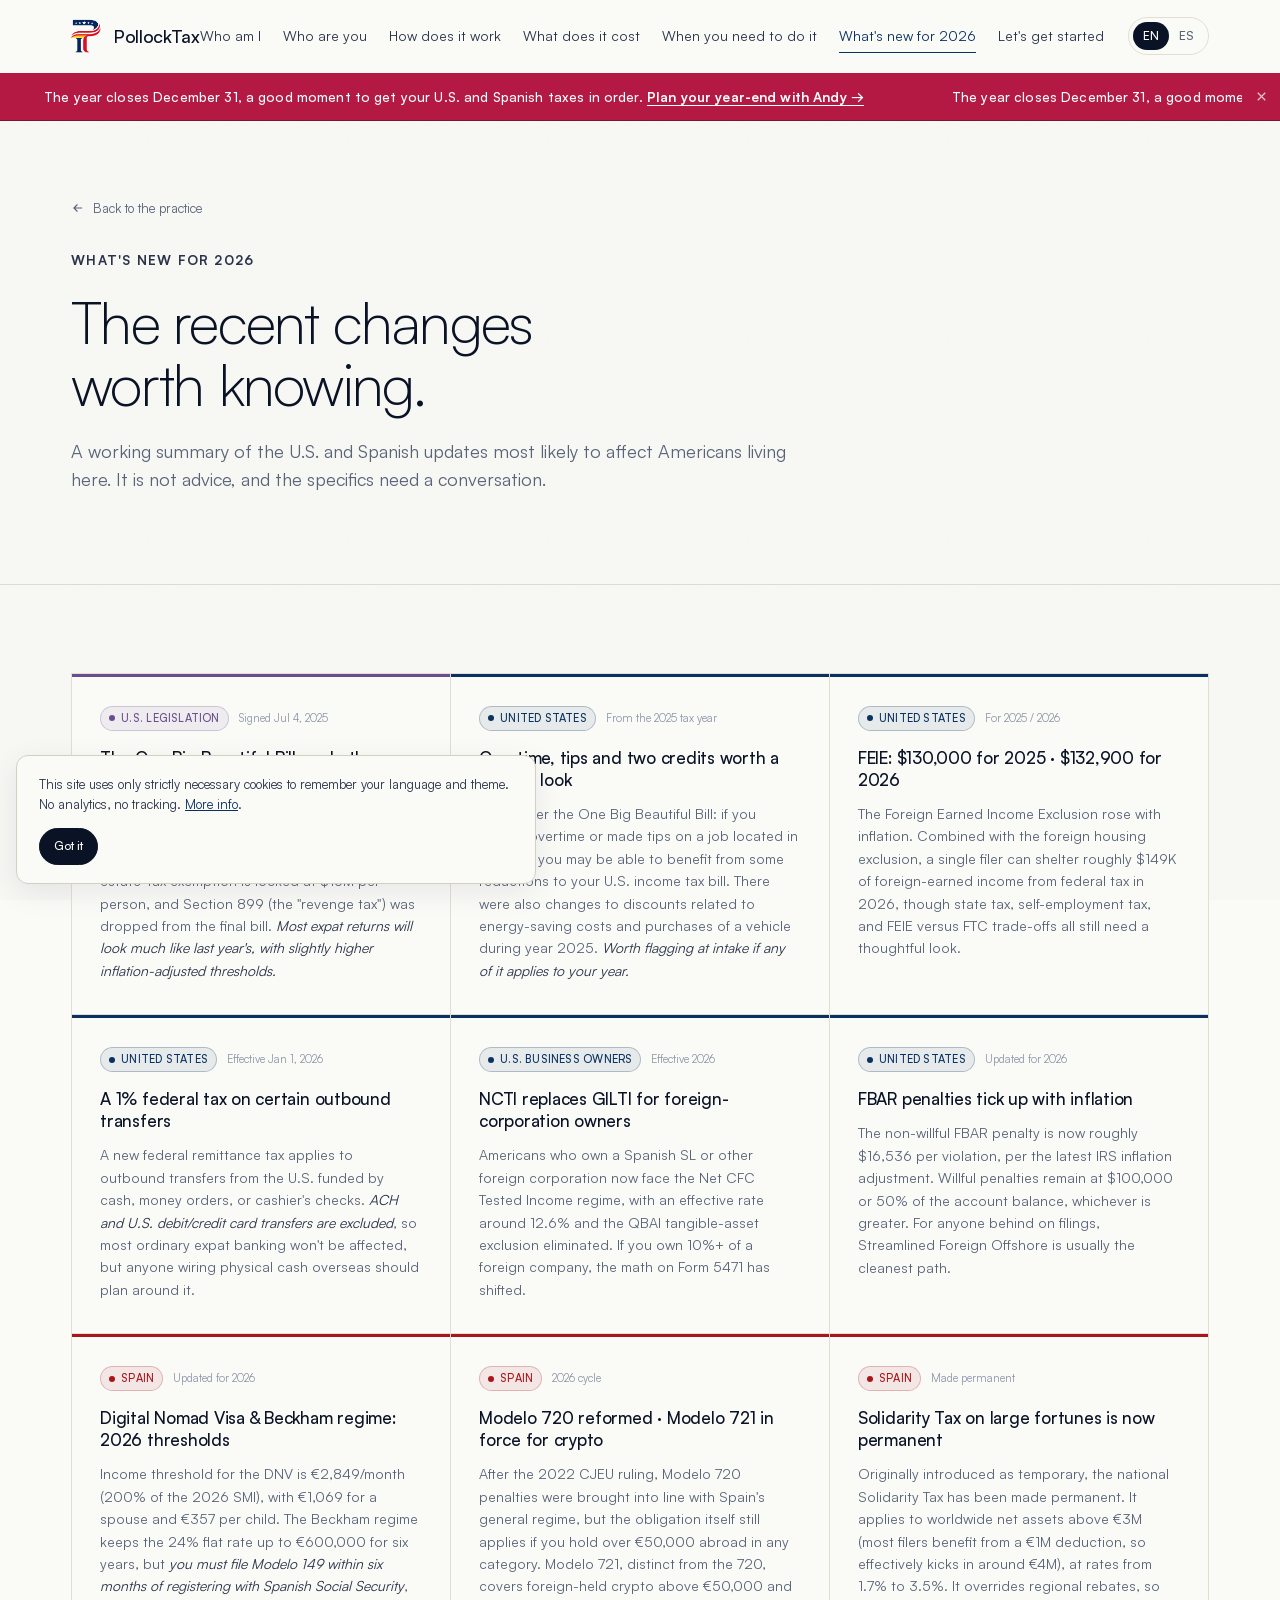
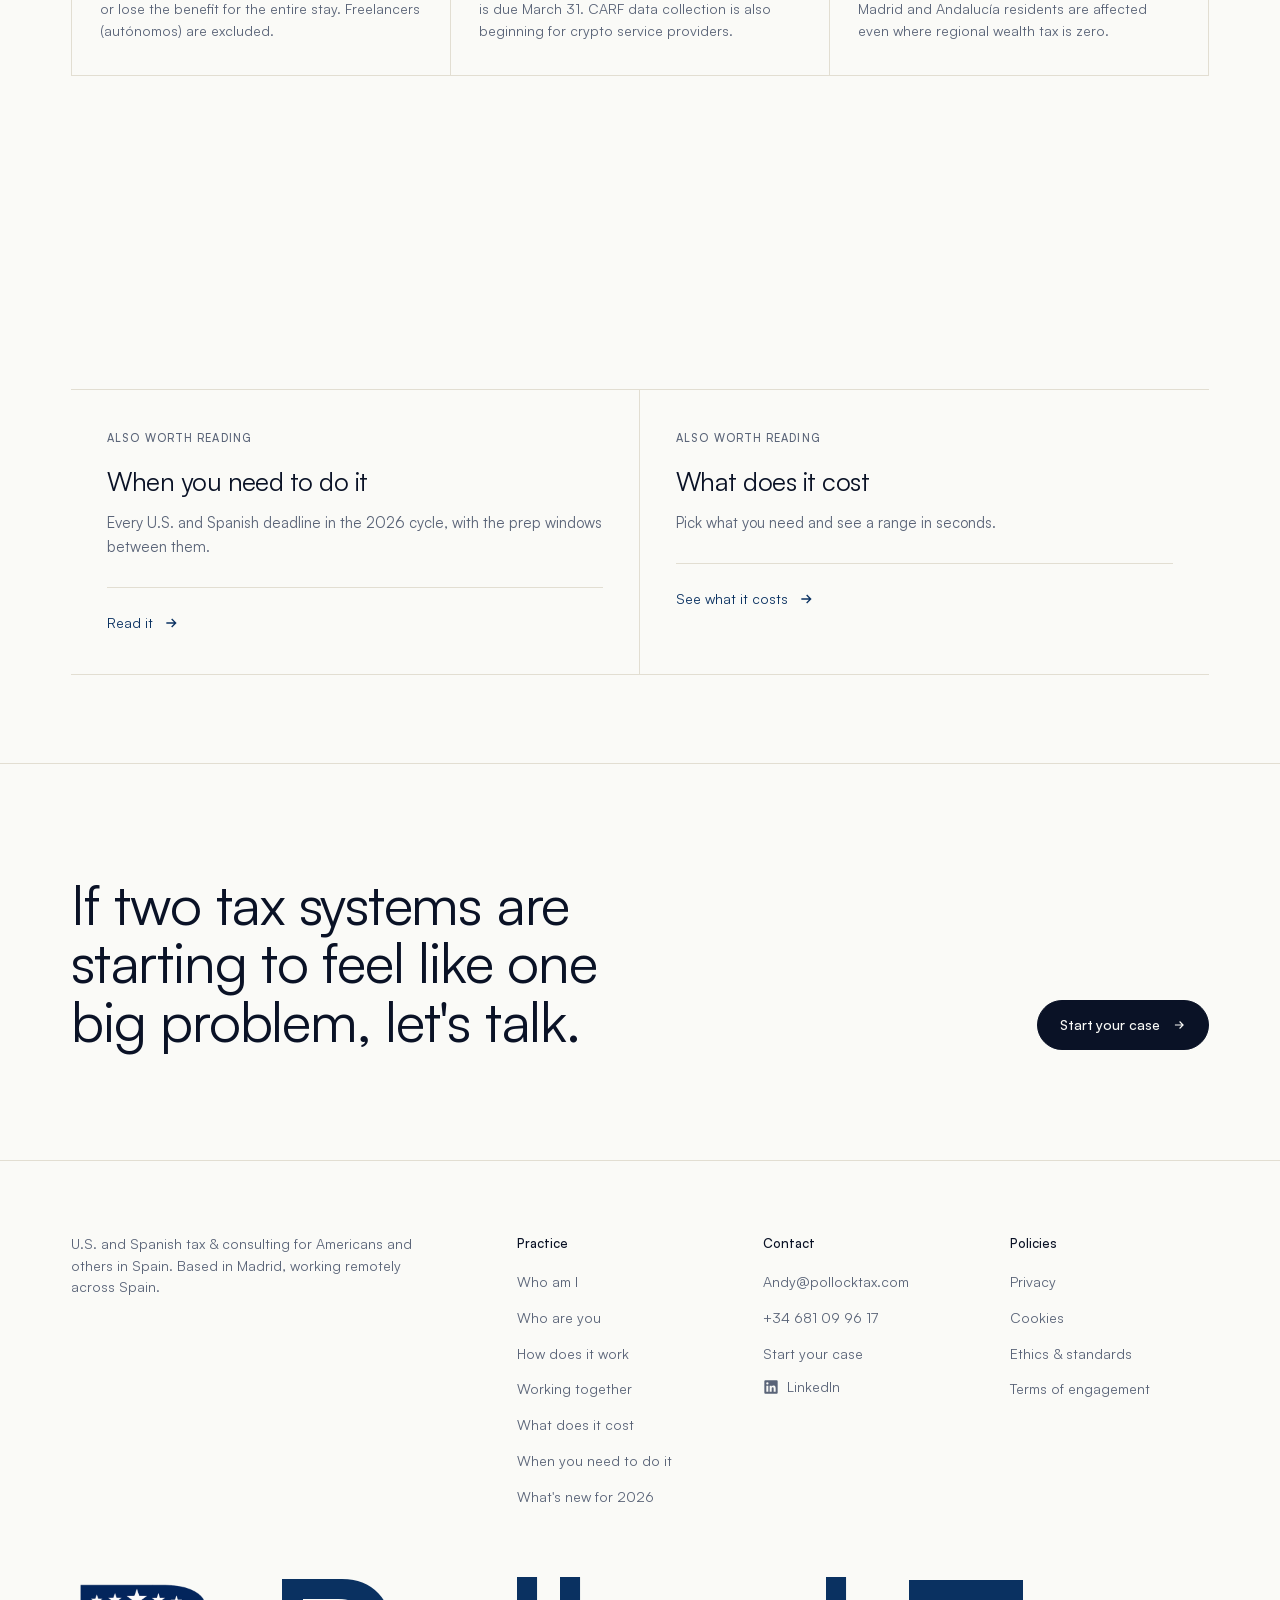
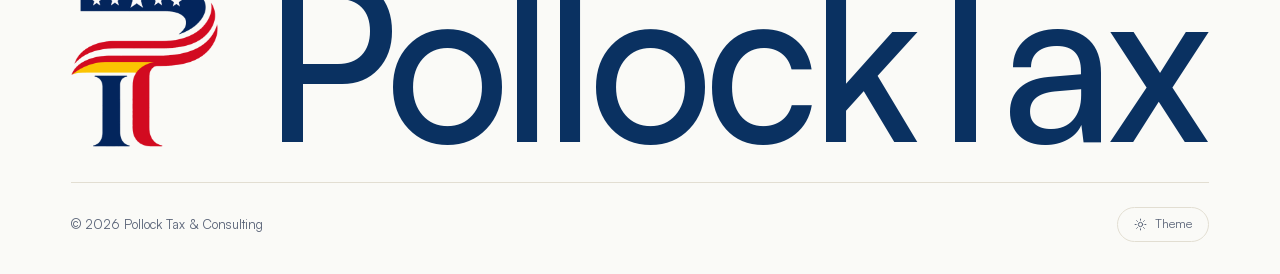
<file: whats-new.html>
<!doctype html>
<html lang="en" data-theme="light">
<head>
<meta charset="utf-8" />
<meta name="viewport" content="width=device-width, initial-scale=1, viewport-fit=cover" />
<title>What's new for 2026: U.S. &amp; Spanish tax changes | Pollock Tax</title>
<meta name="description" content="The 2026 U.S. and Spanish tax changes that affect Americans in Spain: FEIE thresholds, NCTI, FBAR penalties, Modelo 721, Beckham regime limits and the Solidarity Tax." />
<link rel="canonical" href="https://pollocktax.com/whats-new.html" />
<link rel="alternate" hreflang="en" href="https://pollocktax.com/whats-new.html" />
<link rel="alternate" hreflang="es" href="https://pollocktax.com/whats-new.html" />

<meta property="og:type" content="article" />
<meta property="og:title" content="What's new for 2026: U.S. &amp; Spanish tax changes | Pollock Tax" />
<meta property="og:description" content="The 2026 U.S. and Spanish tax changes that affect Americans in Spain: FEIE thresholds, NCTI, FBAR penalties, Modelo 721, Beckham regime limits and the Solidarity Tax." />
<meta property="og:image" content="https://pollocktax.com/images/og-image.jpg" />
<!-- Declaring the card's size lets a scraper lay out the preview on its first
     visit instead of deferring until it has fetched the image. The alt text
     describes what the card shows; tools/make-og-image.py draws it. -->
<meta property="og:image:width" content="1200" />
<meta property="og:image:height" content="630" />
<meta property="og:image:alt" content="Pollock Tax &amp; Consulting: U.S. and Spanish taxes, handled with care." />
<meta property="og:url" content="https://pollocktax.com/whats-new.html" />
<meta property="og:site_name" content="Pollock Tax &amp; Consulting" />
<meta property="og:locale" content="en_US" />
<meta property="og:locale:alternate" content="es_ES" />
<meta name="twitter:card" content="summary_large_image" />
<meta name="twitter:image:alt" content="Pollock Tax &amp; Consulting: U.S. and Spanish taxes, handled with care." />

<link rel="icon" href="images/favicon.ico" sizes="any" />
<link rel="icon" type="image/png" href="images/favicon-32.png" sizes="32x32" />
<link rel="icon" type="image/png" href="images/favicon-16.png" sizes="16x16" />
<link rel="apple-touch-icon" href="images/apple-touch-icon.png" />

<link rel="preload" href="fonts/Satoshi-400.woff2" as="font" type="font/woff2" crossorigin />
<link rel="preload" href="fonts/Satoshi-500.woff2" as="font" type="font/woff2" crossorigin />

<link rel="stylesheet" href="styles.css?v=8d1558ced2" />

<script type="application/ld+json">
{
  "@context": "https://schema.org",
  "@type": "BreadcrumbList",
  "itemListElement": [
    {
      "@type": "ListItem",
      "position": 1,
      "name": "Pollock Tax & Consulting",
      "item": "https://pollocktax.com/"
    },
    {
      "@type": "ListItem",
      "position": 2,
      "name": "What's new for 2026",
      "item": "https://pollocktax.com/whats-new.html"
    }
  ]
}
</script>
</head>
<body>

<a class="skip-link" href="#main" data-bilingual><span data-lang="en">Skip to content</span><span data-lang="es">Ir al contenido</span></a>

<header class="nav" id="nav">
  <div class="container nav-inner">
    <a href="index.html#top" class="logo" aria-label="Pollock Tax &amp; Consulting, home">
      <span class="logo-mark" aria-hidden="true">
        <img src="images/logo-mark-64.png"
             srcset="images/logo-mark-64.png 1x, images/logo-mark-128.png 2x, images/logo-mark-256.png 3x"
             width="56" height="64" alt="" />
      </span>
      <span class="logo-word">PollockTax</span>
    </a>

    <nav class="nav-links" aria-label="Primary">
      <a class="nav-link" href="index.html#about"     data-bilingual><span data-lang="en">Who am I</span><span data-lang="es">Quién soy</span></a>
      <a class="nav-link" href="index.html#offer"     data-bilingual><span data-lang="en">Who are you</span><span data-lang="es">Quién eres</span></a>
      <a class="nav-link" href="index.html#process"   data-bilingual><span data-lang="en">How does it work</span><span data-lang="es">Cómo funciona</span></a>
      <a class="nav-link" href="pricing.html" data-bilingual><span data-lang="en">What does it cost</span><span data-lang="es">Cuánto cuesta</span></a>
      <a class="nav-link" href="deadlines.html"  data-bilingual><span data-lang="en">When you need to do it</span><span data-lang="es">Cuándo hay que hacerlo</span></a>
      <a class="nav-link" href="whats-new.html" aria-current="page" data-bilingual><span data-lang="en">What's new for 2026</span><span data-lang="es">Novedades para 2026</span></a>
      <a class="nav-link" href="index.html#start"     data-bilingual><span data-lang="en">Let's get started</span><span data-lang="es">Empecemos</span></a>
    </nav>

    <div class="nav-controls">
      <div class="lang-toggle" role="group" aria-label="Language">
        <button data-set-lang="en" aria-pressed="true">
          <span class="lang-label">EN</span>
          <span class="lang-flag">🇺🇸</span>
        </button>
        <button data-set-lang="es" aria-pressed="false">
          <span class="lang-label">ES</span>
          <span class="lang-flag">🇪🇸</span>
        </button>
      </div>
      <button class="icon-btn menu-toggle" id="menu-toggle-btn" aria-label="Open navigation menu">
        <svg viewBox="0 0 24 24" fill="none" stroke="currentColor" stroke-width="2"><path d="M4 6h16M4 12h16M4 18h16"/></svg>
      </button>
    </div>
  </div>
</header>

<div class="notice" id="deadline-notice" role="region" aria-label="Year-end planning notice"
     data-notice-id="yearend-2026" data-notice-expires="2026-12-31" data-notice-services="advisory">
  <a class="notice-cta" href="index.html?case=yearend-2026#start" data-notice-start>
    <span class="notice-track">
      <span class="notice-item" data-bilingual><span data-lang="en">The year closes December 31, a good moment to get your U.S. and Spanish taxes in order. <span class="notice-link">Plan your year-end with Andy →</span></span><span data-lang="es">El año cierra el 31 de diciembre, buen momento para poner en orden tus impuestos en EE.&nbsp;UU. y en España. <span class="notice-link">Planifica el cierre del año con Andy →</span></span></span>
      <span class="notice-item" data-bilingual aria-hidden="true"><span data-lang="en">The year closes December 31, a good moment to get your U.S. and Spanish taxes in order. <span class="notice-link">Plan your year-end with Andy →</span></span><span data-lang="es">El año cierra el 31 de diciembre, buen momento para poner en orden tus impuestos en EE.&nbsp;UU. y en España. <span class="notice-link">Planifica el cierre del año con Andy →</span></span></span>
      <span class="notice-item" data-bilingual aria-hidden="true"><span data-lang="en">The year closes December 31, a good moment to get your U.S. and Spanish taxes in order. <span class="notice-link">Plan your year-end with Andy →</span></span><span data-lang="es">El año cierra el 31 de diciembre, buen momento para poner en orden tus impuestos en EE.&nbsp;UU. y en España. <span class="notice-link">Planifica el cierre del año con Andy →</span></span></span>
    </span>
  </a>
  <button class="notice-close" type="button" data-notice-dismiss aria-label="Dismiss this notice">
    <svg viewBox="0 0 24 24" fill="none" stroke="currentColor" stroke-width="2" aria-hidden="true"><path d="M18 6 6 18M6 6l12 12"/></svg>
  </button>
</div>

<div class="mobile-drawer-overlay" id="mobile-overlay"></div>
<div class="mobile-drawer" id="mobile-drawer">
  <button class="icon-btn close-btn" id="menu-close-btn" aria-label="Close menu">
    <svg viewBox="0 0 24 24" fill="none" stroke="currentColor" stroke-width="2"><path d="M18 6 6 18M6 6l12 12"/></svg>
  </button>
  <nav class="mobile-nav-links">
    <a class="mobile-nav-link" href="index.html#about"     data-bilingual><span data-lang="en">Who am I</span><span data-lang="es">Quién soy</span></a>
    <a class="mobile-nav-link" href="index.html#offer"     data-bilingual><span data-lang="en">Who are you</span><span data-lang="es">Quién eres</span></a>
    <a class="mobile-nav-link" href="index.html#process"   data-bilingual><span data-lang="en">How does it work</span><span data-lang="es">Cómo funciona</span></a>
    <a class="mobile-nav-link" href="pricing.html" data-bilingual><span data-lang="en">What does it cost</span><span data-lang="es">Cuánto cuesta</span></a>
    <a class="mobile-nav-link" href="deadlines.html"  data-bilingual><span data-lang="en">When you need to do it</span><span data-lang="es">Cuándo hay que hacerlo</span></a>
    <a class="mobile-nav-link" href="whats-new.html" aria-current="page" data-bilingual><span data-lang="en">What's new for 2026</span><span data-lang="es">Novedades para 2026</span></a>
    <a class="mobile-nav-link" href="index.html#start"     data-bilingual><span data-lang="en">Let's get started</span><span data-lang="es">Empecemos</span></a>
  </nav>
</div>

<a id="top"></a>
<main id="main">

<section class="page-hero">
  <div class="container">
    <a class="back-link" href="index.html" data-bilingual>
      <svg viewBox="0 0 24 24" fill="none" stroke="currentColor" stroke-width="2" aria-hidden="true"><path d="M19 12H5M11 18l-6-6 6-6"/></svg>
      <span data-lang="en">Back to the practice</span>
      <span data-lang="es">Volver a la práctica</span>
    </a>
    <span class="eyebrow" data-bilingual><span data-lang="en">What's new for 2026</span><span data-lang="es">Novedades para 2026</span></span>
    <h1 class="display-1" data-bilingual="block">
      <span data-lang="en">The recent changes worth knowing.</span>
      <span data-lang="es">Los cambios recientes que conviene conocer.</span>
    </h1>
    <p class="lede body-lg" data-bilingual="block">
      <span data-lang="en">A working summary of the U.S. and Spanish updates most likely to affect Americans living here. It is not advice, and the specifics need a conversation.</span>
      <span data-lang="es">Un resumen útil de las novedades de EE.&nbsp;UU. y España que más afectan a los americanos aquí. No es asesoramiento, y los detalles requieren una conversación.</span>
    </p>
  </div>
</section>

<section class="section" id="whats-new" aria-labelledby="whatsnew-heading">
  <div class="container">
    <h2 id="whatsnew-heading" class="visually-hidden" data-bilingual><span data-lang="en">Changes for the 2026 season</span><span data-lang="es">Cambios para la campaña 2026</span></h2>
    <div class="news-grid" data-reveal>

      <article class="news-item news-item--both">
        <div class="news-meta">
          <span class="news-tag news-tag--both" data-bilingual><span data-lang="en">U.S. legislation</span><span data-lang="es">Legislación EE.&nbsp;UU.</span></span>
          <span class="news-date" data-bilingual><span data-lang="en">Signed Jul 4, 2025</span><span data-lang="es">Aprobada 4 jul 2025</span></span>
        </div>
        <h3 data-bilingual><span data-lang="en">The One Big Beautiful Bill made the TCJA permanent</span><span data-lang="es">La One Big Beautiful Bill hace permanente la TCJA</span></h3>
        <p data-bilingual><span data-lang="en">The 10–37% individual rates, the expanded standard deduction, and the FEIE are now permanent rather than expiring in 2026. The estate-tax exemption is locked at $15M per person, and Section 899 (the "revenge tax") was dropped from the final bill. <em>Most expat returns will look much like last year's, with slightly higher inflation-adjusted thresholds.</em></span><span data-lang="es">Los tipos individuales del 10–37%, la deducción estándar ampliada y la FEIE pasan a ser permanentes en lugar de caducar en 2026. La exención del impuesto sobre el patrimonio en EE.&nbsp;UU. queda fijada en 15 M USD por persona, y la Sección 899 ("revenge tax") se eliminó del texto final. <em>La mayoría de declaraciones de expatriados se parecerán a las del año anterior, con umbrales algo más altos por inflación.</em></span></p>
      </article>

      <article class="news-item news-item--us">
        <div class="news-meta">
          <span class="news-tag news-tag--us" data-bilingual><span data-lang="en">United States</span><span data-lang="es">Estados Unidos</span></span>
          <span class="news-date" data-bilingual><span data-lang="en">From the 2025 tax year</span><span data-lang="es">Desde el ejercicio 2025</span></span>
        </div>
        <h3 data-bilingual><span data-lang="en">Overtime, tips and two credits worth a second look</span><span data-lang="es">Horas extra, propinas y dos deducciones que conviene revisar</span></h3>
        <p data-bilingual><span data-lang="en">Also under the One Big Beautiful Bill: if you earned overtime or made tips on a job located in the U.S., you may be able to benefit from some reductions to your U.S. income tax bill. There were also changes to discounts related to energy-saving costs and purchases of a vehicle during year 2025. <em>Worth flagging at intake if any of it applies to your year.</em></span><span data-lang="es">También dentro de la <em>One Big Beautiful Bill</em>: si cobraste horas extra o recibiste propinas en un empleo situado en EE.&nbsp;UU., puede que te correspondan ciertas reducciones en tu factura fiscal estadounidense. También cambiaron las deducciones relacionadas con gastos de ahorro energético y con la compra de un vehículo durante 2025. <em>Conviene mencionarlo al abrir el caso si algo de esto te aplica.</em></span></p>
      </article>

      <article class="news-item news-item--us">
        <div class="news-meta">
          <span class="news-tag news-tag--us" data-bilingual><span data-lang="en">United States</span><span data-lang="es">Estados Unidos</span></span>
          <span class="news-date" data-bilingual><span data-lang="en">For 2025 / 2026</span><span data-lang="es">Para 2025 / 2026</span></span>
        </div>
        <h3 data-bilingual><span data-lang="en">FEIE: $130,000 for 2025 · $132,900 for 2026</span><span data-lang="es">FEIE: 130.000 USD en 2025 · 132.900 USD en 2026</span></h3>
        <p data-bilingual><span data-lang="en">The Foreign Earned Income Exclusion rose with inflation. Combined with the foreign housing exclusion, a single filer can shelter roughly $149K of foreign-earned income from federal tax in 2026, though state tax, self-employment tax, and FEIE versus FTC trade-offs all still need a thoughtful look.</span><span data-lang="es">La Exclusión por Ingresos del Extranjero subió con la inflación. Sumada a la exclusión por vivienda, un soltero puede excluir alrededor de 149.000 USD de renta extranjera del impuesto federal en 2026, aunque siguen importando el impuesto estatal, el self-employment tax y la elección entre FEIE y FTC.</span></p>
      </article>


      <article class="news-item news-item--us">
        <div class="news-meta">
          <span class="news-tag news-tag--us" data-bilingual><span data-lang="en">United States</span><span data-lang="es">Estados Unidos</span></span>
          <span class="news-date" data-bilingual><span data-lang="en">Effective Jan 1, 2026</span><span data-lang="es">Vigente desde 1 ene 2026</span></span>
        </div>
        <h3 data-bilingual><span data-lang="en">A 1% federal tax on certain outbound transfers</span><span data-lang="es">Un 1% federal sobre ciertas transferencias salientes</span></h3>
        <p data-bilingual><span data-lang="en">A new federal remittance tax applies to outbound transfers from the U.S. funded by cash, money orders, or cashier's checks. <em>ACH and U.S. debit/credit card transfers are excluded</em>, so most ordinary expat banking won't be affected, but anyone wiring physical cash overseas should plan around it.</span><span data-lang="es">Un nuevo impuesto federal grava ciertas transferencias salientes desde EE.&nbsp;UU. financiadas con efectivo, money orders o cheques bancarios. <em>Quedan excluidas las transferencias ACH y con tarjeta estadounidense</em>, así que la banca expatriada habitual no se verá afectada, pero quien envíe efectivo físico al extranjero debe planificarlo.</span></p>
      </article>

      <article class="news-item news-item--us">
        <div class="news-meta">
          <span class="news-tag news-tag--us" data-bilingual><span data-lang="en">U.S. business owners</span><span data-lang="es">EE.&nbsp;UU. empresarios</span></span>
          <span class="news-date" data-bilingual><span data-lang="en">Effective 2026</span><span data-lang="es">Vigente desde 2026</span></span>
        </div>
        <h3 data-bilingual><span data-lang="en">NCTI replaces GILTI for foreign-corporation owners</span><span data-lang="es">El NCTI sustituye al GILTI para socios de sociedades extranjeras</span></h3>
        <p data-bilingual><span data-lang="en">Americans who own a Spanish SL or other foreign corporation now face the Net CFC Tested Income regime, with an effective rate around 12.6% and the QBAI tangible-asset exclusion eliminated. If you own 10%+ of a foreign company, the math on Form 5471 has shifted.</span><span data-lang="es">Los americanos que poseen una SL española u otra sociedad extranjera pasan ahora al régimen <em>Net CFC Tested Income</em>, con un tipo efectivo en torno al 12,6% y la exclusión QBAI por activos tangibles eliminada. Si tienes 10%+ de una sociedad extranjera, los cálculos del Formulario 5471 han cambiado.</span></p>
      </article>

      <article class="news-item news-item--us">
        <div class="news-meta">
          <span class="news-tag news-tag--us" data-bilingual><span data-lang="en">United States</span><span data-lang="es">Estados Unidos</span></span>
          <span class="news-date" data-bilingual><span data-lang="en">Updated for 2026</span><span data-lang="es">Actualizado para 2026</span></span>
        </div>
        <h3 data-bilingual><span data-lang="en">FBAR penalties tick up with inflation</span><span data-lang="es">Las sanciones del FBAR suben con la inflación</span></h3>
        <p data-bilingual><span data-lang="en">The non-willful FBAR penalty is now roughly $16,536 per violation, per the latest IRS inflation adjustment. Willful penalties remain at $100,000 or 50% of the account balance, whichever is greater. For anyone behind on filings, Streamlined Foreign Offshore is usually the cleanest path.</span><span data-lang="es">La sanción no intencional del FBAR está ahora en torno a los 16.536 USD por infracción, según el último ajuste por inflación del IRS. Las sanciones intencionales se mantienen en 100.000 USD o el 50% del saldo, lo que sea mayor. Para quien va atrasado, el procedimiento <em>Streamlined Foreign Offshore</em> suele ser la vía más limpia.</span></p>
      </article>

      <article class="news-item news-item--spain">
        <div class="news-meta">
          <span class="news-tag news-tag--spain" data-bilingual><span data-lang="en">Spain</span><span data-lang="es">España</span></span>
          <span class="news-date" data-bilingual><span data-lang="en">Updated for 2026</span><span data-lang="es">Actualizado para 2026</span></span>
        </div>
        <h3 data-bilingual><span data-lang="en">Digital Nomad Visa &amp; Beckham regime: 2026 thresholds</span><span data-lang="es">Visa de Nómada Digital y régimen Beckham: umbrales 2026</span></h3>
        <p data-bilingual><span data-lang="en">Income threshold for the DNV is €2,849/month (200% of the 2026 SMI), with €1,069 for a spouse and €357 per child. The Beckham regime keeps the 24% flat rate up to €600,000 for six years, but <em>you must file Modelo 149 within six months of registering with Spanish Social Security</em>, or lose the benefit for the entire stay. Freelancers (autónomos) are excluded.</span><span data-lang="es">El umbral de ingresos para la DNV es 2.849 €/mes (200% del SMI 2026), con 1.069 € para el cónyuge y 357 € por hijo. El régimen Beckham mantiene el tipo fijo del 24% hasta 600.000 € durante seis años, pero <em>hay que presentar el Modelo 149 dentro de los seis meses tras el alta en la Seguridad Social</em>, o se pierde el beneficio para toda la estancia. Los autónomos quedan excluidos.</span></p>
      </article>

      <article class="news-item news-item--spain">
        <div class="news-meta">
          <span class="news-tag news-tag--spain" data-bilingual><span data-lang="en">Spain</span><span data-lang="es">España</span></span>
          <span class="news-date" data-bilingual><span data-lang="en">2026 cycle</span><span data-lang="es">Ciclo 2026</span></span>
        </div>
        <h3 data-bilingual><span data-lang="en">Modelo 720 reformed · Modelo 721 in force for crypto</span><span data-lang="es">El Modelo 720 reformado · el Modelo 721 vigente para cripto</span></h3>
        <p data-bilingual><span data-lang="en">After the 2022 CJEU ruling, Modelo 720 penalties were brought into line with Spain's general regime, but the obligation itself still applies if you hold over €50,000 abroad in any category. Modelo 721, distinct from the 720, covers foreign-held crypto above €50,000 and is due March 31. CARF data collection is also beginning for crypto service providers.</span><span data-lang="es">Tras la sentencia del TJUE de 2022, las sanciones del Modelo 720 se han alineado con el régimen general, pero la obligación sigue vigente si tienes más de 50.000 € en el extranjero en cualquier categoría. El Modelo 721, distinto del 720, cubre criptoactivos en el extranjero por encima de 50.000 € y vence el 31 de marzo. CARF también empieza a recopilar datos de los proveedores de servicios cripto.</span></p>
      </article>

      <article class="news-item news-item--spain">
        <div class="news-meta">
          <span class="news-tag news-tag--spain" data-bilingual><span data-lang="en">Spain</span><span data-lang="es">España</span></span>
          <span class="news-date" data-bilingual><span data-lang="en">Made permanent</span><span data-lang="es">Hecho permanente</span></span>
        </div>
        <h3 data-bilingual><span data-lang="en">Solidarity Tax on large fortunes is now permanent</span><span data-lang="es">El Impuesto de Solidaridad sobre las grandes fortunes es ya permanente</span></h3>
        <p data-bilingual><span data-lang="en">Originally introduced as temporary, the national Solidarity Tax has been made permanent. It applies to worldwide net assets above €3M (most filers benefit from a €1M deduction, so effectively kicks in around €4M), at rates from 1.7% to 3.5%. It overrides regional rebates, so Madrid and Andalucía residents are affected even where regional wealth tax is zero.</span><span data-lang="es">Introducido inicialmente como temporal, el Impuesto de Solidaridad nacional pasa a ser permanente. Aplica sobre el patrimonio neto mundial superior a 3 M € (la mayoría descuenta 1 M €, por lo que en la práctica empieza alrededor de 4 M €), con tipos del 1,7% al 3,5%. Anula bonificaciones autonómicas, así que los residentes de Madrid y Andalucía también se ven afectados aunque su Patrimonio autonómico sea cero.</span></p>
      </article>

    </div>

    <p class="timeline-note" style="margin-top: 28px;" data-reveal data-bilingual="block">
      <span data-lang="en">This is a working overview. None of it is tax advice: every situation has nuance, and the right answer depends on your specific facts. <a href="index.html#start" style="color: var(--accent); text-decoration: underline; text-underline-offset: 2px;">Start a case</a> and we'll work through yours.</span>
      <span data-lang="es">Esto es un resumen orientativo. Nada de lo anterior es asesoramiento fiscal: cada situación tiene matices y la respuesta correcta depende de los hechos concretos. <a href="index.html#start" style="color: var(--accent); text-decoration: underline; text-underline-offset: 2px;">Abre un caso</a> y trabajamos sobre el tuyo.</span>
    </p>
  </div>
</section>

<section class="section next-up">
  <div class="container">
    <div class="resource-grid">
      <a class="resource-card" href="deadlines.html">
        <span class="resource-kicker" data-bilingual><span data-lang="en">Also worth reading</span><span data-lang="es">También conviene leer</span></span>
        <h3 data-bilingual="block">
          <span data-lang="en">When you need to do it</span>
          <span data-lang="es">Cuándo hay que hacerlo</span>
        </h3>
        <p data-bilingual="block">
          <span data-lang="en">Every U.S. and Spanish deadline in the 2026 cycle, with the prep windows between them.</span>
          <span data-lang="es">Todas las fechas americanas y españolas del ciclo 2026, con las ventanas de preparación entre medias.</span>
        </p>
        <span class="resource-cta" data-bilingual>
          <span data-lang="en">Read it</span>
          <span data-lang="es">Leerlo</span>
          <svg viewBox="0 0 24 24" fill="none" stroke="currentColor" stroke-width="2" aria-hidden="true"><path d="M5 12h14M13 6l6 6-6 6"/></svg>
        </span>
      </a>
      <a class="resource-card" href="pricing.html">
        <span class="resource-kicker" data-bilingual><span data-lang="en">Also worth reading</span><span data-lang="es">También conviene leer</span></span>
        <h3 data-bilingual="block">
          <span data-lang="en">What does it cost</span>
          <span data-lang="es">Cuánto cuesta</span>
        </h3>
        <p data-bilingual="block">
          <span data-lang="en">Pick what you need and see a range in seconds.</span>
          <span data-lang="es">Elige lo que necesitas y verás un rango en segundos.</span>
        </p>
        <span class="resource-cta" data-bilingual>
          <span data-lang="en">See what it costs</span>
          <span data-lang="es">Ver cuánto cuesta</span>
          <svg viewBox="0 0 24 24" fill="none" stroke="currentColor" stroke-width="2" aria-hidden="true"><path d="M5 12h14M13 6l6 6-6 6"/></svg>
        </span>
      </a>
    </div>
  </div>
</section>

<section class="cta-strip">
  <div class="container">
    <div class="cta-strip-grid">
      <div data-reveal>
        <h2 class="display-2" data-bilingual="block">
          <span data-lang="en">If two tax systems are starting to feel like one big problem, let's talk.</span>
          <span data-lang="es">Si dos sistemas fiscales empiezan a sentirse como un solo gran problema, hablemos.</span>
        </h2>
      </div>
      <div data-reveal>
        <a href="index.html#start" class="btn btn-primary" data-bilingual>
          <span data-lang="en">Start your case</span>
          <span data-lang="es">Empezar mi caso</span>
          <svg class="btn-arrow" viewBox="0 0 24 24" fill="none" stroke="currentColor" stroke-width="2"><path d="M5 12h14M13 6l6 6-6 6"/></svg>
        </a>
      </div>
    </div>
  </div>
</section>

</main>

<footer class="footer">
  <div class="container">
    <div class="footer-top">
      <div class="footer-brand">
        <p data-bilingual="block">
          <span data-lang="en">U.S. and Spanish tax &amp; consulting for Americans and others in Spain. Based in Madrid, working remotely across Spain.</span>
          <span data-lang="es">Asesoría fiscal estadounidense y española para americanos y otras personas en España. Con sede en Madrid, atendiendo en remoto en toda España.</span>
        </p>
      </div>

      <div class="footer-col">
        <h3 data-bilingual><span data-lang="en">Practice</span><span data-lang="es">Práctica</span></h3>
        <ul>
          <li><a href="index.html#about"     data-bilingual><span data-lang="en">Who am I</span><span data-lang="es">Quién soy</span></a></li>
          <li><a href="index.html#offer"     data-bilingual><span data-lang="en">Who are you</span><span data-lang="es">Quién eres</span></a></li>
          <li><a href="index.html#process"   data-bilingual><span data-lang="en">How does it work</span><span data-lang="es">Cómo funciona</span></a></li>
          <li><a href="index.html#engagement" data-bilingual><span data-lang="en">Working together</span><span data-lang="es">Trabajar juntos</span></a></li>
          <li><a href="pricing.html" data-bilingual><span data-lang="en">What does it cost</span><span data-lang="es">Cuánto cuesta</span></a></li>
          <li><a href="deadlines.html"  data-bilingual><span data-lang="en">When you need to do it</span><span data-lang="es">Cuándo hay que hacerlo</span></a></li>
          <li><a href="whats-new.html" aria-current="page" data-bilingual><span data-lang="en">What's new for 2026</span><span data-lang="es">Novedades para 2026</span></a></li>
        </ul>
      </div>

      <div class="footer-col">
        <h3 data-bilingual><span data-lang="en">Contact</span><span data-lang="es">Contacto</span></h3>
        <ul>
          <li><a href="mailto:Andy@pollocktax.com">Andy@pollocktax.com</a></li>
          <li><a href="tel:+34681099617">+34 681 09 96 17</a></li>
          <li><a href="index.html#start" data-bilingual><span data-lang="en">Start your case</span><span data-lang="es">Empezar caso</span></a></li>
          <li><a href="https://www.linkedin.com/in/andrewtpollock/" target="_blank" rel="noopener" class="footer-social">
            <svg viewBox="0 0 24 24"><path d="M20.5 2h-17A1.5 1.5 0 002 3.5v17A1.5 1.5 0 003.5 22h17a1.5 1.5 0 001.5-1.5v-17A1.5 1.5 0 0020.5 2zM8 19H5v-9h3v9zM6.5 8.25A1.75 1.75 0 118.3 6.5a1.75 1.75 0 01-1.8 1.75zM19 19h-3v-4.74c0-1.42-.6-1.93-1.38-1.93A1.74 1.74 0 0013 14.19a.66.66 0 000 .14V19h-3v-9h2.9v1.3a3.11 3.11 0 012.7-1.4c1.55 0 3.36.86 3.36 3.66z"/></svg>
            LinkedIn
          </a></li>
        </ul>
      </div>

      <div class="footer-col">
        <h3 data-bilingual><span data-lang="en">Policies</span><span data-lang="es">Políticas</span></h3>
        <ul>
          <li><a href="index.html#privacy"   data-bilingual><span data-lang="en">Privacy</span><span data-lang="es">Privacidad</span></a></li>
          <li><a href="index.html#cookies"   data-bilingual><span data-lang="en">Cookies</span><span data-lang="es">Cookies</span></a></li>
          <li><a href="index.html#ethics"    data-bilingual><span data-lang="en">Ethics &amp; standards</span><span data-lang="es">Ética y estándares</span></a></li>
          <li><a href="index.html#terms"     data-bilingual><span data-lang="en">Terms of engagement</span><span data-lang="es">Términos</span></a></li>
        </ul>
      </div>
    </div>

    <div class="footer-wordmark" aria-hidden="true">
      <svg viewBox="0 0 1015.7 152" focusable="false">
        <image href="images/logo-mark-512.png" x="0" y="0" width="133.6" height="152" />
        <text x="172.6" y="144.5" textLength="838.1" lengthAdjust="spacingAndGlyphs">PollockTax</text>
      </svg>
    </div>

    <div class="footer-bottom" style="display: flex; justify-content: space-between; align-items: center; flex-wrap: wrap; gap: 16px;">
      <span>© <span data-year>2026</span> Pollock Tax &amp; Consulting</span>
      <button class="footer-theme-toggle" data-theme-toggle aria-label="Toggle theme">
        <svg class="sun" viewBox="0 0 24 24" fill="none" stroke="currentColor" stroke-width="1.8" stroke-linecap="round" stroke-linejoin="round">
          <circle cx="12" cy="12" r="4"/>
          <path d="M12 2v2M12 20v2M4.93 4.93l1.41 1.41M17.66 17.66l1.41 1.41M2 12h2M20 12h2M4.93 19.07l1.41-1.41M17.66 6.34l1.41-1.41"/>
        </svg>
        <svg class="moon" viewBox="0 0 24 24" fill="none" stroke="currentColor" stroke-width="1.8" stroke-linecap="round" stroke-linejoin="round">
          <path d="M21 12.79A9 9 0 1111.21 3 7 7 0 0021 12.79z"/>
        </svg>
        <span data-bilingual><span data-lang="en">Theme</span><span data-lang="es">Tema</span></span>
      </button>
    </div>
  </div>
</footer>

<div class="cookies" id="cookie-banner" role="region" aria-label="Cookies">
  <span data-bilingual="block">
    <span data-lang="en">This site uses only strictly necessary cookies to remember your language and theme. No analytics, no tracking. <a href="index.html#cookies" style="color: var(--accent); text-decoration: underline;">More info</a>.</span>
    <span data-lang="es">Este sitio solo usa cookies estrictamente necesarias para recordar tu idioma y tema. Sin analítica, sin seguimiento. <a href="index.html#cookies" style="color: var(--accent); text-decoration: underline;">Más info</a>.</span>
  </span>
  <div class="cookies-actions">
    <button data-cookie-action="accept" class="primary" data-bilingual><span data-lang="en">Got it</span><span data-lang="es">Entendido</span></button>
  </div>
</div>

<script src="site.js?v=c480313bd1" defer></script>

</body>
</html>
</file>
<file: styles.css>
/* ============================================================
   POLLOCK TAX & CONSULTING
   ============================================================ */

/* Fonts are served from this site rather than a font host, so a visit sends
   nobody's IP address to a third party. Satoshi is from Fontshare (free for
   web use); JetBrains Mono is under the SIL OFL, licence in fonts/. */
@font-face { font-family: 'Satoshi'; src: url('fonts/Satoshi-300.woff2') format('woff2'); font-weight: 300; font-style: normal; font-display: swap; }
@font-face { font-family: 'Satoshi'; src: url('fonts/Satoshi-400.woff2') format('woff2'); font-weight: 400; font-style: normal; font-display: swap; }
@font-face { font-family: 'Satoshi'; src: url('fonts/Satoshi-500.woff2') format('woff2'); font-weight: 500; font-style: normal; font-display: swap; }
@font-face { font-family: 'Satoshi'; src: url('fonts/Satoshi-700.woff2') format('woff2'); font-weight: 700; font-style: normal; font-display: swap; }
@font-face { font-family: 'JetBrains Mono'; src: url('fonts/JetBrainsMono-Regular.woff2') format('woff2'); font-weight: 400; font-style: normal; font-display: swap; }
@font-face { font-family: 'JetBrains Mono'; src: url('fonts/JetBrainsMono-Medium.woff2') format('woff2'); font-weight: 500; font-style: normal; font-display: swap; }

:root {
  --bg:           #FAFAF7;
  --bg-elev:      #F4F2EC;
  --bg-deep:      #ECEAE2;
  --ink:          #0A1226;
  --ink-2:        #2A3349;
  --ink-3:        #5A6478;
  --ink-4:        #8A93A6;
  --line:         #E2DED2;
  --line-2:       #D4CFC0;
  /* Official flag colors — U.S. "Old Glory" Blue/Red, Spain Red/Yellow.
     Used wherever a blue/red/yellow appears, so the palette stays true to the flags. */
  --accent:       #0A3161;   /* Old Glory Blue — PMS 282 C */
  --accent-hover: #B31942;   /* Old Glory Red  — PMS 193 C */

  --us-primary:   #0A3161;   /* Old Glory Blue */
  --us-soft:      rgba(10, 49, 97, 0.08);
  --us-border:    rgba(10, 49, 97, 0.25);
  --es-primary:   #AA151B;   /* Spanish flag red */
  --es-soft:      rgba(170, 21, 27, 0.08);
  --es-border:    rgba(170, 21, 27, 0.25);
  --es-gold:      #F1BF00;   /* Spanish flag yellow — emblem accent only */
  --both-primary: #6B4E8F;       
  --both-soft:    rgba(107, 78, 143, 0.08);
  --both-border:  rgba(107, 78, 143, 0.25);
  --prep-primary: #8A93A6;
  --prep-soft:    rgba(138, 147, 166, 0.08);
  --prep-border:  rgba(138, 147, 166, 0.25);

  /* The announcement bar carries white text on a solid fill, so it keeps its
     own red rather than --accent-hover: that token lightens in dark mode and
     would drop the contrast under 4.5:1. Old Glory Red either way. */
  --notice-bg:    #B31942;

  /* Header height, and the notice bar's when it is up. Anchored scrolling and
     the notice's own sticky offset are both measured off these. */
  --nav-h:        73px;
  --notice-h:     0px;

  --font-sans:  'Satoshi', system-ui, -apple-system, sans-serif;
  --font-mono:  'JetBrains Mono', ui-monospace, 'SF Mono', Menlo, monospace;

  --grid-max:   1240px;
  --grid-pad:   clamp(20px, 4vw, 56px);
  --section-y:  clamp(80px, 11vw, 140px);

  --radius:     2px;
  --radius-md:  6px;
  --radius-lg:  12px;

  --ease:       cubic-bezier(.2,.7,.2,1);
  --ease-out:   cubic-bezier(.16,1,.3,1);
  --t-fast:     180ms;
  --t-med:      320ms;
  --t-slow:     680ms;
}

[data-theme="dark"] {
  --bg:           #0A0E1A;
  --bg-elev:      #11162A;
  --bg-deep:      #060912;
  --ink:          #F5F1E8;
  --ink-2:        #DCD8CD;
  --ink-3:        #9AA3B5;
  --ink-4:        #5C667B;
  --line:         #1C2238;
  --line-2:       #2A3148;
  --accent:       #7AA0E0;
  --accent-hover: #E84757;

  --us-primary:   #7AA0E0;
  --us-soft:      rgba(122, 160, 224, 0.10);
  --us-border:    rgba(122, 160, 224, 0.30);
  --es-primary:   #E84757;
  --es-soft:      rgba(232, 71, 87, 0.10);
  --es-border:    rgba(232, 71, 87, 0.30);
  --both-primary: #B89FE0;
  --both-soft:    rgba(184, 159, 224, 0.10);
  --both-border:  rgba(184, 159, 224, 0.30);
  --prep-primary: #9AA3B5;
  --prep-soft:    rgba(154, 163, 181, 0.08);
  --prep-border:  rgba(154, 163, 181, 0.25);

  --notice-bg:    #8E1435;
}

*, *::before, *::after { box-sizing: border-box; }
/* scroll-padding keeps anchored sections clear of the sticky header */
html { -webkit-text-size-adjust: 100%; scroll-behavior: smooth;
       scroll-padding-top: calc(var(--nav-h) + var(--notice-h) + 11px); }
@media (prefers-reduced-motion: reduce) { html { scroll-behavior: auto; } }

/* Skip link — first thing in the tab order, visible only when focused */
.skip-link {
  position: absolute;
  left: 16px; top: -60px;
  z-index: 1000;
  padding: 10px 18px;
  border-radius: 999px;
  background: var(--ink);
  color: #fff;
  font-size: 14px;
  transition: top var(--t-fast) var(--ease);
}
.skip-link:focus { top: 16px; }
body { margin: 0; overflow-x: hidden; }
img, svg, video { display: block; max-width: 100%; }
button { font: inherit; color: inherit; background: none; border: 0; cursor: pointer; padding: 0; }
input, textarea, select { font: inherit; color: inherit; }
a { color: inherit; text-decoration: none; }
::selection { background: var(--accent); color: var(--bg); }

/* Keyboard focus. Everything interactive here is a custom-styled control, so
   the ring is defined once rather than left to each component. */
:focus-visible {
  outline: 2px solid var(--accent);
  outline-offset: 3px;
  border-radius: 3px;
}
[data-theme="dark"] :focus-visible { outline-color: #7FA8D9; }
/* Pointer users keep the clean look; keyboard users always get the ring. */
:focus:not(:focus-visible) { outline: none; }

body {
  font-family: var(--font-sans);
  font-weight: 400;
  font-size: 16px;
  line-height: 1.55;
  color: var(--ink);
  background: var(--bg);
  -webkit-font-smoothing: antialiased;
  text-rendering: optimizeLegibility;
  transition: background var(--t-med) var(--ease), color var(--t-med) var(--ease);
}

body::before {
  content: "";
  position: fixed; inset: 0;
  pointer-events: none;
  z-index: 1;
  opacity: .35;
  mix-blend-mode: multiply;
  background-image: url("data:image/svg+xml;utf8,<svg xmlns='http://www.w3.org/2000/svg' width='200' height='200'><filter id='n'><feTurbulence type='fractalNoise' baseFrequency='.9' numOctaves='2' stitchTiles='stitch'/><feColorMatrix values='0 0 0 0 0  0 0 0 0 0  0 0 0 0 0  0 0 0 .06 0'/></filter><rect width='100%' height='100%' filter='url(%23n)'/></svg>");
}
[data-theme="dark"] body::before { mix-blend-mode: screen; opacity: .25; }

.container {
  max-width: var(--grid-max);
  margin-inline: auto;
  padding-inline: var(--grid-pad);
  position: relative;
  z-index: 2;
}

/* Section labels. Nudged up a size and to a bold weight so each section
   announces itself, while the uppercase tracking keeps them quiet enough
   not to compete with the display heading beneath. */
.eyebrow {
  font-family: var(--font-sans);
  font-size: 13.5px;
  font-weight: 700;
  letter-spacing: .09em;
  text-transform: uppercase;
  color: var(--ink-2);
  display: inline-block;
}

.section-rule { height: 1px; background: var(--line); margin: 0; border: 0; }

.display-1 {
  font-weight: 300;
  font-size: clamp(34px, 5.8vw, 80px);
  line-height: 1.05;
  letter-spacing: -0.03em;
  margin: 0;
  color: var(--ink);
  /* Even out the rag rather than leaving a single word on the last line. */
  text-wrap: balance;
}

.display-2 {
  font-weight: 400;
  font-size: clamp(30px, 4.4vw, 56px);
  line-height: 1.05;
  letter-spacing: -0.022em;
  margin: 0;
  text-wrap: balance;
}

.body-lg {
  font-size: clamp(17px, 1.4vw, 20px);
  line-height: 1.55;
  color: var(--ink-2);
  font-weight: 400;
}

.body { font-size: 16px; line-height: 1.6; color: var(--ink-2); }

[data-bilingual] [data-lang] { display: none; }
html[lang="en"] [data-bilingual] [data-lang="en"],
html[lang="en"] .lang-toggle [data-lang="en"] { display: inline; }
html[lang="es"] [data-bilingual] [data-lang="es"],
html[lang="es"] .lang-toggle [data-lang="es"] { display: inline; }
[data-bilingual="block"] [data-lang] { display: none; }
html[lang="en"] [data-bilingual="block"] [data-lang="en"] { display: block; }
html[lang="es"] [data-bilingual="block"] [data-lang="es"] { display: block; }

/* NAV */
.nav {
  position: sticky; top: 0;
  z-index: 100;
  background: color-mix(in oklab, var(--bg) 94%, transparent);
  backdrop-filter: saturate(160%) blur(18px);
  -webkit-backdrop-filter: saturate(160%) blur(18px);
  border-bottom: 1px solid transparent;
  transition: border-color var(--t-fast) var(--ease);
}
.nav.is-scrolled { border-bottom-color: var(--line); }

.nav-inner {
  display: flex;
  align-items: center;
  justify-content: space-between;
  gap: 24px;
  height: 72px;
}

.logo {
  display: inline-flex; 
  align-items: center; /* Ensures perfect vertical flex distribution */
  /* Never let the bar squeeze the wordmark into the first nav link. */
  flex: 0 0 auto;
  gap: 12px;
  color: var(--ink);
  line-height: 1;      /* Flattens any hidden text block line-height issues */
}
/* The mark ships as a trimmed PNG, so height drives it and width follows the
   intrinsic ratio — no hard-coded box to fall out of sync with the artwork. */
.logo-mark { display: block; flex: 0 0 auto; }
.logo-mark img { height: 34px; width: auto; }
.logo-word { font-weight: 500; font-size: 18px; letter-spacing: -0.018em; }

/* BRAND LOCKUP — mark plus wordmark, composed in markup instead of baked into
   an image, so it follows the theme and stays sharp at every size. Shared by
   the intro reveal and the footer. */
.brand-lockup {
  display: inline-flex;
  align-items: center;
  gap: 14px;
  color: var(--ink);
}
.brand-mark { height: 44px; width: auto; flex: 0 0 auto; }
.brand-lines { display: flex; flex-direction: column; gap: 6px; }
.brand-word {
  margin: 0;
  font-weight: 500;
  font-size: 25px;
  letter-spacing: -0.022em;
  line-height: 1;
}
.brand-tagline {
  margin: 0;
  display: flex;
  align-items: center;
  justify-content: center;
  gap: 7px;
  font-size: 11px;
  font-weight: 700;
  letter-spacing: 0.1em;
  text-transform: uppercase;
  line-height: 1;
}
.brand-tagline-us  { color: var(--us-primary); }
.brand-tagline-es  { color: var(--es-primary); }
.brand-tagline-sep { color: var(--ink-4); font-weight: 400; }

/* Stacked variant — the intro reveal centres the mark over the wordmark. */
.brand-lockup--stacked { flex-direction: column; gap: 18px; text-align: center; }
.brand-lockup--stacked .brand-mark { height: clamp(76px, 12vw, 128px); }
.brand-lockup--stacked .brand-word { font-size: clamp(32px, 5.4vw, 50px); }
.brand-lockup--stacked .brand-tagline { font-size: clamp(11px, 1.4vw, 13px); }

/* Old Glory Blue sits very close to the dark background, so the mark gets a
   small lift there rather than a different asset. */
[data-theme="dark"] .logo-mark img,
[data-theme="dark"] .brand-mark { filter: brightness(1.16) saturate(1.05); }

.nav-links { display: flex; flex: 1 1 auto; min-width: 0; justify-content: flex-end; align-items: center; gap: 22px; }
.nav-link {
  font-size: 14px;
  white-space: nowrap;
  color: var(--ink-2);
  position: relative;
  transition: color var(--t-fast) var(--ease);
}
.nav-link:hover { color: var(--accent-hover); }
.nav-link[aria-current="page"] { color: var(--accent); }
.nav-link[aria-current="page"]::after {
  content: "";
  position: absolute;
  left: 0; right: 0; bottom: -6px;
  height: 1px;
  background: var(--accent);
}
.mobile-nav-link[aria-current="page"] { color: var(--accent); }

.nav-controls { display: flex; flex: 0 0 auto; align-items: center; gap: 12px; }

.icon-btn {
  width: 36px; height: 36px;
  display: inline-flex; align-items: center; justify-content: center;
  border-radius: 999px;
  color: var(--ink-2);
  transition: background var(--t-fast) var(--ease), color var(--t-fast) var(--ease);
}
.icon-btn:hover { background: var(--bg-elev); color: var(--accent-hover); }
.icon-btn svg { width: 16px; height: 16px; }

.menu-toggle {
  display: none;
}

/* Mobile Side Navigation Menu */
.mobile-drawer {
  position: fixed;
  top: 0; right: 0; bottom: 0;
  width: 280px;
  background: var(--bg);
  border-left: 1px solid var(--line);
  z-index: 200;
  padding: 40px 24px;
  display: flex;
  flex-direction: column;
  gap: 24px;
  transform: translateX(100%);
  /* visibility:hidden takes the off-canvas links out of the tab order natively,
     so a keyboard user cannot land on a drawer they cannot see. */
  visibility: hidden;
  transition: transform var(--t-med) var(--ease), visibility 0s linear var(--t-med);
  box-shadow: -10px 0 30px rgba(0,0,0,0.1);
}
.mobile-drawer.is-open {
  transform: translateX(0);
  visibility: visible;
  transition: transform var(--t-med) var(--ease), visibility 0s;
}
.mobile-drawer-overlay {
  position: fixed;
  inset: 0;
  background: rgba(0,0,0,0.4);
  backdrop-filter: blur(4px);
  z-index: 199;
  display: none;
}
.mobile-drawer-overlay.is-open {
  display: block;
}
.mobile-drawer .close-btn {
  align-self: flex-end;
}
.mobile-nav-links {
  display: flex;
  flex-direction: column;
  gap: 20px;
  margin-top: 20px;
}
.mobile-nav-link {
  font-size: 18px;
  font-weight: 500;
  color: var(--ink);
}

.lang-toggle {
  display: inline-flex;
  align-items: center;
  border: 1px solid var(--line);
  border-radius: 999px;
  padding: 4px;
  font-family: var(--font-sans);
  font-size: 12px;
  font-weight: 500;
}
.lang-toggle button {
  padding: 5px 10px;
  border-radius: 999px;
  color: var(--ink-3);
  transition: background var(--t-fast) var(--ease), color var(--t-fast) var(--ease);
  position: relative;
  overflow: hidden;
}
.lang-toggle button .lang-label { display: inline-block; transition: opacity var(--t-fast) var(--ease), transform var(--t-fast) var(--ease); }
.lang-toggle button .lang-flag {
  position: absolute; inset: 0;
  display: flex; align-items: center; justify-content: center;
  font-size: 16px; opacity: 0;
  transform: translateY(6px);
  transition: opacity var(--t-fast) var(--ease), transform var(--t-fast) var(--ease);
  line-height: 1;
}
.lang-toggle button:hover .lang-label { opacity: 0; transform: translateY(-4px); }
.lang-toggle button:hover .lang-flag { opacity: 1; transform: translateY(0); }
.lang-toggle button[aria-pressed="true"] { background: var(--ink); color: var(--bg); }
.lang-toggle button:not([aria-pressed="true"]):hover { color: var(--accent-hover); }

@media (max-width: 1200px) { 
  .nav-links { display: none; }
  .menu-toggle { display: inline-flex; }
}

/* BUTTONS */
.btn {
  display: inline-flex; align-items: center; gap: 12px;
  padding: 13px 22px;
  border-radius: 999px;
  font-size: 14px;
  font-weight: 500;
  letter-spacing: -0.005em;
  cursor: pointer;
  transition: all var(--t-fast) var(--ease);
}
.btn-primary { background: var(--ink); color: var(--bg); border: 1px solid var(--ink); }
.btn-primary:hover { background: var(--accent-hover); border-color: var(--accent-hover); color: #fff; }
.btn-ghost { background: transparent; color: var(--ink); border: 1px solid var(--line-2); }
.btn-ghost:hover { border-color: var(--accent-hover); color: var(--accent-hover); }

/* Screen-reader-only text (skip links, live regions) */
.visually-hidden {
  position: absolute !important;
  width: 1px; height: 1px;
  padding: 0; margin: -1px;
  overflow: hidden;
  clip: rect(0 0 0 0);
  clip-path: inset(50%);
  white-space: nowrap;
  border: 0;
}

/* ===== HAND-OFF BLOCK (intake summary the visitor can copy) ===== */
.btn-sm { padding: 8px 14px; font-size: 13px; gap: 8px; }
.btn-sm svg { width: 15px; height: 15px; }

.handoff {
  margin-top: 28px;
  border: 1px solid var(--line);
  border-radius: var(--radius-md);
  background: var(--bg-elev);
  padding: 20px;
  text-align: left;
}
.handoff-head {
  display: flex;
  align-items: center;
  justify-content: space-between;
  gap: 16px;
  flex-wrap: wrap;
  margin-bottom: 14px;
}
.handoff-head h4 {
  margin: 0;
  font-size: 13px;
  font-weight: 500;
  letter-spacing: .1em;
  text-transform: uppercase;
  color: var(--ink-3);
}
.handoff-actions { display: flex; gap: 8px; flex-wrap: wrap; }

.handoff-text {
  margin: 0;
  max-height: 230px;
  overflow: auto;
  padding: 16px;
  border: 1px solid var(--line);
  border-radius: var(--radius);
  background: var(--bg);
  font-family: var(--font-mono);
  font-size: 12.5px;
  line-height: 1.65;
  color: var(--ink-2);
  white-space: pre-wrap;
  word-break: break-word;
}
.handoff-hint { margin: 12px 0 0; font-size: 13px; color: var(--ink-3); }

/* Buttons that need to read as inline links */
.linkish {
  background: none;
  border: 0;
  padding: 0;
  font: inherit;
  color: var(--accent);
  text-decoration: underline;
  text-underline-offset: 2px;
  cursor: pointer;
}
.linkish:hover { color: var(--accent-hover); }

[data-copy].is-copied, [data-copy-text].is-copied {
  border-color: var(--accent);
  color: var(--accent);
}
[data-copy].is-copy-failed, [data-copy-text].is-copy-failed {
  border-color: var(--es-primary);
  color: var(--es-primary);
}
.btn-arrow { width: 14px; height: 14px; transition: transform var(--t-fast) var(--ease); }
.btn:hover .btn-arrow { transform: translateX(3px); }

/* ============ HERO with Design-First Image Grid ============ */
.hero {
  padding-top: clamp(48px, 7vw, 90px);
  padding-bottom: clamp(80px, 11vw, 130px);
}
.hero-grid {
  display: grid;
  grid-template-columns: minmax(0, 1.3fr) minmax(0, 1fr);
  gap: clamp(40px, 4.5vw, 64px);
  align-items: center;
}
.hero-text .eyebrow { margin-bottom: 40px; }
/* The headline is set to break exactly on its three <br> lines. "handled with
   care," is the widest line in English and "resueltos en España." in Spanish,
   so the two languages get their own cap rather than one compromise size. */
.hero-headline { font-size: clamp(32px, 4.9vw, 68px); }
html[lang="es"] .hero-headline { font-size: clamp(30px, 4.4vw, 60px); }
.hero-sub { margin-top: 32px; max-width: 52ch; }
.hero-actions { margin-top: 40px; display: flex; gap: 12px; flex-wrap: wrap; }

/* Editorial-led image mosaic showcase */
.hero-image-showcase {
  display: grid;
  grid-template-columns: repeat(12, 1fr);
  grid-template-rows: repeat(12, 1fr);
  aspect-ratio: 1 / 1;
  width: 100%;
  max-width: 480px;
  margin-left: auto;
  position: relative;
}
.showcase-img {
  object-fit: cover;
  width: 100%;
  height: 100%;
  border-radius: var(--radius-md);
  box-shadow: 0 8px 32px rgba(0,0,0,0.06);
  filter: grayscale(0.1) contrast(1.02);
  transition: transform var(--t-slow) var(--ease-out), filter var(--t-med) var(--ease);
}
.showcase-img:hover {
  transform: scale(1.02);
  filter: grayscale(0);
}
.img-panel-1 {
  grid-column: 1 / span 8;
  grid-row: 1 / span 8;
  z-index: 2;
}
/* A ring in the page colour keeps the two frames from merging into one shape
   where they overlap. */
.img-panel-1 .showcase-img { box-shadow: 0 8px 32px rgba(0,0,0,0.06), 0 0 0 7px var(--bg); }
.img-panel-2 {
  grid-column: 5 / span 8;
  grid-row: 5 / span 8;
  z-index: 1;
}

@media (max-width: 880px) {
  .hero-grid { grid-template-columns: 1fr; gap: 48px; }
  .hero-image-showcase {
    max-width: 380px;
    margin: 0 auto;
  }
}
/* Two stacked buttons of different widths read as ragged, so match them. */
@media (max-width: 560px) {
  .hero-actions { flex-direction: column; align-items: stretch; }
  .hero-actions .btn { width: 100%; justify-content: center; }
}

/* SECTIONS */
.section { padding-top: var(--section-y); padding-bottom: var(--section-y); }

.section-head {
  display: grid;
  grid-template-columns: 240px 1fr;
  gap: 48px;
  margin-bottom: 64px;
  align-items: start;
}
.section-head .eyebrow { padding-top: 6px; }
.section-head .lede { max-width: 56ch; }

@media (max-width: 880px) {
  .section-head { grid-template-columns: 1fr; gap: 20px; margin-bottom: 44px; }
}

/* ============ ABOUT ============ */
.about-grid {
  display: grid;
  grid-template-columns: 1fr 1fr;
  gap: 80px;
  align-items: start;
}
.about-portrait {
  position: relative;
  aspect-ratio: 4 / 5;
  background: var(--bg-elev);
  border-radius: var(--radius-md);
  overflow: hidden;
  border: 1px solid var(--line);
  /* Add these two lines below to scale it down */
  max-width: 460px; /* Adjust this number to make it as small as you'd like */
  margin: 0 auto;   
}
.about-portrait img { width: 100%; height: 100%; object-fit: cover; display: block; }
.about-portrait.no-image::after {
  content: "Portrait of Andy Pollock";
  position: absolute; inset: 0;
  display: flex; align-items: center; justify-content: center;
  font-family: var(--font-sans);
  font-size: 12px;
  color: var(--ink-4);
}
.about-bio p {
  color: var(--ink-2);
  margin: 0 0 18px;
  font-size: 17px;
  line-height: 1.6;
  max-width: 56ch;
}
.about-bio p.lead {
  font-size: clamp(20px, 2vw, 24px);
  color: var(--ink);
  line-height: 1.4;
  font-weight: 400;
  letter-spacing: -0.012em;
  margin-bottom: 28px;
}
.about-bio .signature { margin-top: 36px; font-size: 14px; color: var(--ink-3); }

/* The logo wall closes the About section rather than standing as its own
   band, so it sits tighter to the section edges than a full section would. */
.creds { margin-top: clamp(48px, 6vw, 68px); padding-top: 40px; border-top: 1px solid var(--line); }
#about { padding-bottom: clamp(44px, 5vw, 64px); }
.creds-label {
  font-family: var(--font-sans);
  font-size: 12px;
  font-weight: 500;
  letter-spacing: .08em;
  text-transform: uppercase;
  color: var(--ink-3);
  margin-bottom: 28px;
}

/* Static, borderless logo wall. Each cell is the same size; the per-logo cap
   below evens out the very different aspect ratios so nothing reads as louder
   than its neighbors. */
.creds-grid {
  display: flex;
  flex-wrap: wrap;
  justify-content: center;
  row-gap: 20px;
}
.cred-item {
  display: flex;
  align-items: center;
  justify-content: center;
  flex: 0 0 20%;
  height: 62px;
  padding: 8px 12px;
  font-size: 13px;
  font-weight: 500;
  text-align: center;
  cursor: default;
}
/* The source files are trimmed to their artwork, so a single height/width cap
   keeps every mark at roughly the same optical weight. */
.cred-item img {
  --cred-h: 32px;
  max-height: var(--cred-h);
  max-width: min(100%, 148px);
  width: auto; height: auto;
  object-fit: contain;
  display: block;
  filter: grayscale(1) opacity(0.55);
  transition: filter var(--t-med) var(--ease);
}
/* Nearly every mark is dark artwork on transparency, so dark mode inverts the
   luminance rather than brightening it — SAP is already light and is exempt. */
[data-theme="dark"] .cred-item img { filter: grayscale(1) invert(1) opacity(0.62); }
[data-theme="dark"] .cred-item[data-logo="sap"] img { filter: grayscale(1) brightness(1.6) opacity(0.62); }
@media (hover: hover) {
  .cred-item:hover img { filter: grayscale(1) opacity(0.85); }
  [data-theme="dark"] .cred-item:hover img { filter: grayscale(1) invert(1) opacity(0.9); }
  [data-theme="dark"] .cred-item[data-logo="sap"]:hover img { filter: grayscale(1) brightness(1.6) opacity(0.9); }
}

/* The square marks need more height to match the wordmarks. */
.cred-item[data-logo="ey"] img             { --cred-h: 46px; }
.cred-item[data-logo="american-club"] img  { --cred-h: 58px; }
.cred-item[data-logo="sap"] img            { --cred-h: 34px; }

.cred-item span {
  color: var(--ink-4);
  white-space: nowrap;
}

@media (max-width: 880px) {
  .cred-item { flex-basis: 33.333%; }
}
@media (max-width: 520px) {
  .creds-grid { row-gap: 12px; }
  .cred-item { flex-basis: 50%; height: 60px; }
}

@media (max-width: 880px) {
  .about-grid { grid-template-columns: 1fr; gap: 48px; }
}

/* ============ WORKING TOGETHER ============ */
.commitments {
  display: grid;
  grid-template-columns: repeat(2, minmax(0, 1fr));
  gap: 1px;
  background: var(--line);
  border: 1px solid var(--line);
}
.commitment {
  background: var(--bg);
  padding: 36px 32px;
}
.commitment-num {
  display: block;
  font-family: var(--font-sans);
  font-size: 12px;
  font-weight: 500;
  letter-spacing: .1em;
  color: var(--accent);
  margin-bottom: 20px;
}
.commitment h3 {
  font-size: 19px;
  font-weight: 500;
  letter-spacing: -0.015em;
  line-height: 1.25;
  margin: 0 0 10px;
  color: var(--ink);
}
.commitment p {
  margin: 0;
  font-size: 15px;
  line-height: 1.6;
  color: var(--ink-3);
}
@media (max-width: 880px) {
  .commitments { grid-template-columns: 1fr; }
  .commitment { padding: 28px 24px; }
}

/* ============ REFERENCE PAGES ============
   Shared by the resource teasers on the home page and by the standalone
   calendar / what's-new pages. */
.page-hero {
  padding-top: clamp(40px, 6vw, 76px);
  padding-bottom: clamp(40px, 6vw, 72px);
  border-bottom: 1px solid var(--line);
}
.page-hero .eyebrow { display: block; margin-bottom: 20px; }
.page-hero .display-1 { font-size: clamp(32px, 4.6vw, 62px); max-width: 20ch; }
.page-hero .lede { margin-top: 24px; max-width: 62ch; color: var(--ink-3); }
.page-hero + .section { padding-top: clamp(48px, 7vw, 88px); }

.back-link {
  display: inline-flex;
  align-items: center;
  gap: 8px;
  margin-bottom: 32px;
  font-size: 13px;
  color: var(--ink-3);
  transition: color var(--t-fast) var(--ease);
}
.back-link:hover { color: var(--accent); }
.back-link svg { width: 14px; height: 14px; flex-shrink: 0; }

.resource-grid {
  display: grid;
  grid-template-columns: repeat(2, minmax(0, 1fr));
  gap: 0;
  border-top: 1px solid var(--line);
  border-bottom: 1px solid var(--line);
}
.resource-card {
  display: flex;
  flex-direction: column;
  padding: 40px 36px;
  border-right: 1px solid var(--line);
  transition: background var(--t-fast) var(--ease);
}
.resource-grid .resource-card:last-child { border-right: 0; }
.resource-card:hover { background: var(--bg-elev); }

.resource-kicker {
  font-family: var(--font-sans);
  font-size: 11px;
  font-weight: 500;
  letter-spacing: .1em;
  text-transform: uppercase;
  color: var(--ink-3);
  margin-bottom: 20px;
}
.resource-card h3 {
  font-size: 26px;
  font-weight: 400;
  letter-spacing: -0.02em;
  line-height: 1.15;
  margin: 0 0 14px;
  color: var(--ink);
}
.resource-card p {
  font-size: 15px;
  line-height: 1.6;
  color: var(--ink-3);
  margin: 0;
  max-width: 46ch;
}
.resource-meta {
  margin-top: auto;
  padding-top: 24px;
  font-family: var(--font-sans);
  font-size: 13px;
  color: var(--ink-3);
}
.resource-cta {
  display: inline-flex;
  align-items: center;
  gap: 10px;
  margin-top: 28px;
  padding-top: 24px;
  border-top: 1px solid var(--line);
  font-size: 14px;
  color: var(--accent);
}
.resource-card:hover .resource-cta { color: var(--accent-hover); }
.resource-cta svg {
  width: 16px; height: 16px;
  transition: transform var(--t-fast) var(--ease);
}
.resource-card:hover .resource-cta svg { transform: translateX(4px); }

/* Single wide card used as the "next up" link at the foot of a reference page */
.next-up { padding-top: clamp(52px, 7vw, 88px); padding-bottom: clamp(48px, 7vw, 88px); }
.resource-card--wide {
  border: 1px solid var(--line);
  border-radius: var(--radius-md);
  border-right: 1px solid var(--line);
}
.resource-card--wide .resource-cta { align-self: flex-start; }

/* Three across once pricing joined the calendar and the rule changes. */
.resource-grid--three { grid-template-columns: repeat(3, minmax(0, 1fr)); }
@media (max-width: 1080px) {
  .resource-grid--three { grid-template-columns: repeat(2, minmax(0, 1fr)); }
  .resource-grid--three .resource-card:nth-child(2) { border-right: 0; }
  .resource-grid--three .resource-card:nth-child(-n+2) { border-bottom: 1px solid var(--line); }
  /* The odd card out fills the second row rather than leaving a gap beside it. */
  .resource-grid--three .resource-card:nth-child(3) { grid-column: 1 / -1; border-right: 0; }
}

@media (max-width: 880px) {
  .resource-grid { grid-template-columns: 1fr; }
  .resource-grid--three { grid-template-columns: 1fr; }
  .resource-grid--three .resource-card:nth-child(-n+2) { border-bottom: 1px solid var(--line); }
  .resource-card { border-right: 0; border-bottom: 1px solid var(--line); padding: 32px 0; }
  .resource-grid .resource-card:last-child { border-bottom: 0; }
  .resource-card--wide { padding: 32px 24px; border-bottom: 1px solid var(--line); }
}

/* ============ UNIFIED OFFER ============ */
/* "Did you know?" stats strip */
.stats-strip {
  margin: 8px 0 clamp(48px, 6vw, 72px);
  padding: clamp(28px, 4vw, 40px);
  background: var(--bg-elev);
  border: 1px solid var(--line);
  border-radius: var(--radius-lg);
}
.stats-strip-head { max-width: 64ch; margin-bottom: 32px; }

/* Stats arrive in sequence once the strip is on screen. They start visible so
   that without JavaScript, or if the script fails, the figures still read. */
.stat { transition: opacity 700ms var(--ease-out), transform 700ms var(--ease-out); }
[data-stats].is-armed .stat { opacity: 0; transform: translateY(10px); }
[data-stats].is-armed .stat.is-shown { opacity: 1; transform: none; }
@media (prefers-reduced-motion: reduce) {
  [data-stats].is-armed .stat { opacity: 1; transform: none; transition: none; }
}
.stats-kicker {
  font-family: var(--font-mono);
  font-size: 12px;
  letter-spacing: .04em;
  text-transform: uppercase;
  color: var(--es-primary);
  display: block;
  margin-bottom: 10px;
}
.stats-strip-head p { color: var(--ink-2); font-size: clamp(16px, 2vw, 19px); line-height: 1.5; margin: 0; }
.stats-grid {
  display: grid;
  grid-template-columns: repeat(4, 1fr);
  gap: clamp(20px, 3vw, 36px);
}
.stat { border-top: 2px solid var(--accent); padding-top: 14px; }
.stat-num {
  display: block;
  font-weight: 300;
  font-size: clamp(30px, 4vw, 44px);
  letter-spacing: -0.02em;
  line-height: 1;
  color: var(--ink);
  margin-bottom: 10px;
}
.stat-label { display: block; color: var(--ink-3); font-size: 13.5px; line-height: 1.45; }
.stats-source { margin: 28px 0 0; color: var(--ink-4); font-size: 12px; line-height: 1.5; }

/* ============ WHERE AMERICANS LIVE (choropleth) ============
   Geometry from Natural Earth (public domain), dissolved to autonomous
   communities. Figures are INE padrón 2022, the last full breakdown. */
.map-block { margin-top: clamp(48px, 6vw, 72px); }
.map-head { max-width: 62ch; margin-bottom: 32px; }
.map-head h3,
.offer-lead h3 {
  font-size: clamp(22px, 2.6vw, 30px);
  font-weight: 400;
  letter-spacing: -0.02em;
  margin: 0 0 12px;
  color: var(--ink);
}
.map-head p,
.offer-lead p { margin: 0; color: var(--ink-3); font-size: 15px; line-height: 1.6; }

/* Hands the reader from the map over to the profile tabs. Without it the tab
   column starts flush under the map legend and reads as part of it. */
.offer-lead {
  max-width: 62ch;
  margin-top: clamp(56px, 7vw, 88px);
  padding-top: clamp(40px, 5vw, 56px);
  margin-bottom: clamp(36px, 4vw, 48px);
  border-top: 1px solid var(--line);
}

.map-grid {
  display: grid;
  grid-template-columns: minmax(0, 1.45fr) minmax(0, 1fr);
  gap: clamp(24px, 4vw, 56px);
  align-items: center;
}
.es-map { width: 100%; height: auto; display: block; }

/* One hue, five steps. Each path is stroked in its own fill so the province
   outlines inside a community disappear and the region reads as one shape. */
.es-step-0 path { fill: #DCDDD8; stroke: #DCDDD8; }
.es-step-1 path { fill: #C2CCDA; stroke: #C2CCDA; }
.es-step-2 path { fill: #8FA6C4; stroke: #8FA6C4; }
.es-step-3 path { fill: #4A719F; stroke: #4A719F; }
.es-step-4 path { fill: #0A3161; stroke: #0A3161; }
.es-region path { stroke-width: 1.6; stroke-linejoin: round; transition: opacity var(--t-fast) var(--ease); }
.es-inset { fill: none; stroke: var(--line-2); stroke-width: 1; }

[data-theme="dark"] .es-step-0 path { fill: #232A3B; stroke: #232A3B; }
[data-theme="dark"] .es-step-1 path { fill: #2E3E5C; stroke: #2E3E5C; }
[data-theme="dark"] .es-step-2 path { fill: #40608F; stroke: #40608F; }
[data-theme="dark"] .es-step-3 path { fill: #5C86BE; stroke: #5C86BE; }
[data-theme="dark"] .es-step-4 path { fill: #8FB4E4; stroke: #8FB4E4; }

/* Dim everything but the region being pointed at or focused */
.map-block.is-focusing .es-region path { opacity: 0.28; }
.map-block.is-focusing .es-region.is-active path { opacity: 1; }

.map-legend {
  display: flex; align-items: center; gap: 6px;
  margin-top: 12px;
}
.map-legend-label { font-size: 11px; color: var(--ink-3); letter-spacing: .06em; text-transform: uppercase; }
.map-swatch { width: 26px; height: 8px; border-radius: 1px; display: block; }
.map-swatch.es-step-0 { background: #DCDDD8; }
.map-swatch.es-step-1 { background: #C2CCDA; }
.map-swatch.es-step-2 { background: #8FA6C4; }
.map-swatch.es-step-3 { background: #4A719F; }
.map-swatch.es-step-4 { background: #0A3161; }
[data-theme="dark"] .map-swatch.es-step-0 { background: #232A3B; }
[data-theme="dark"] .map-swatch.es-step-1 { background: #2E3E5C; }
[data-theme="dark"] .map-swatch.es-step-2 { background: #40608F; }
[data-theme="dark"] .map-swatch.es-step-3 { background: #5C86BE; }
[data-theme="dark"] .map-swatch.es-step-4 { background: #8FB4E4; }

.map-table-title {
  margin: 0 0 16px;
  font-size: 12px;
  font-weight: 500;
  letter-spacing: .1em;
  text-transform: uppercase;
  color: var(--ink-3);
}
.map-list { list-style: none; margin: 0; padding: 0; }
.map-list li + li { margin-top: 2px; }
.map-row {
  display: grid;
  grid-template-columns: minmax(0, 8.5em) 1fr 2.6em;
  align-items: center;
  gap: 12px;
  width: 100%;
  padding: 7px 8px;
  border-radius: var(--radius);
  text-align: left;
  transition: background var(--t-fast) var(--ease);
}
.map-row:hover, .map-row.is-active { background: var(--bg-elev); }
.map-row-name { font-size: 14px; color: var(--ink-2); }
.map-row-bar { height: 6px; border-radius: 999px; background: var(--line); overflow: hidden; }
.map-row-bar > span { display: block; height: 100%; background: var(--accent); border-radius: 999px; }
[data-theme="dark"] .map-row-bar > span { background: #5C86BE; }
.map-row-val { font-size: 13px; color: var(--ink-3); text-align: right; font-variant-numeric: tabular-nums; }
.map-row-rest { padding: 10px 8px 0; font-size: 13px; color: var(--ink-3); }
.map-source { margin: 20px 0 0; font-size: 12px; line-height: 1.55; color: var(--ink-3); }

@media (max-width: 880px) {
  .map-grid { grid-template-columns: 1fr; gap: 28px; }
}
@media (max-width: 760px) { .stats-grid { grid-template-columns: repeat(2, 1fr); } }
@media (max-width: 420px) { .stats-grid { grid-template-columns: 1fr; } }

.offer-tabs-wrap {
  display: grid;
  grid-template-columns: minmax(280px, 340px) 1fr;
  gap: clamp(32px, 5vw, 64px);
  align-items: start;
}
.offer-tabs {
  display: flex;
  flex-direction: column;
  border-top: 1px solid var(--line);
  position: sticky;
  top: 92px;
}
.offer-tab {
  display: flex;
  align-items: center;
  justify-content: space-between;
  gap: 16px;
  padding: 18px 0;
  border-bottom: 1px solid var(--line);
  font-size: 16px;
  font-weight: 500;
  color: var(--ink-2);
  letter-spacing: -0.012em;
  text-align: left;
  cursor: pointer;
  transition: color var(--t-fast) var(--ease), padding var(--t-med) var(--ease);
  position: relative;
}
.offer-tab-divider {
  display: none;
  color: var(--line-2);
  padding: 0 10px;
  user-select: none;
}
.offer-tab::before {
  content: "";
  position: absolute;
  left: -16px; top: 50%;
  width: 8px; height: 1px;
  background: var(--ink);
  transform: scaleX(0);
  transform-origin: right;
  transition: transform var(--t-med) var(--ease);
}
.offer-tab:hover { color: var(--accent-hover); }
.offer-tab[aria-selected="true"] {
  color: var(--ink);
  padding-left: 12px;
}
.offer-tab[aria-selected="true"]::before { transform: scaleX(1); }

/* Right pane content */
.offer-pane {
  display: none;
  animation: offer-fade .5s var(--ease-out);
}
.offer-pane.is-active { display: block; }
@keyframes offer-fade {
  from { opacity: 0; transform: translateY(8px); }
  to   { opacity: 1; transform: translateY(0); }
}

.offer-persona-head {
  padding-bottom: 28px;
  margin-bottom: 32px;
  border-bottom: 1px solid var(--line);
}
.offer-persona-head h3 {
  font-size: clamp(26px, 3.2vw, 38px);
  font-weight: 400;
  letter-spacing: -0.02em;
  line-height: 1.2;
  margin: 0 0 16px;
  color: var(--ink);
}
.offer-title-wrapper {
  display: inline-flex;
  align-items: center;
  flex-wrap: wrap;
  gap: 12px;
}
.offer-persona-head h3 .offer-badge {
  display: inline-flex;
  align-items: center;
  font-family: var(--font-sans);
  font-size: 11px;
  font-weight: 500;
  letter-spacing: 0.02em;
  text-transform: uppercase;
  color: var(--accent);
  border: 1px solid var(--accent);
  padding: 4px 10px;
  border-radius: 999px;
  white-space: nowrap;
}
.offer-persona-head p {
  color: var(--ink-2);
  font-size: 16px;
  line-height: 1.6;
  margin: 0;
  max-width: 56ch;
}
.offer-persona-head p em { font-style: italic; color: var(--ink); }

.offer-services-label {
  font-family: var(--font-sans);
  font-size: 12px;
  font-weight: 500;
  letter-spacing: .08em;
  text-transform: uppercase;
  color: var(--ink-3);
  margin-bottom: 18px;
}
.offer-services {
  display: grid;
  gap: 0;
}
/* Static rows: these list the filings a profile typically faces, so they
   read as a reference list rather than as links out to the agencies. */
.offer-service {
  display: grid;
  grid-template-columns: 1fr;
  align-items: start;
  gap: 24px;
  padding: 18px 0;
  border-top: 1px solid var(--line);
  color: inherit;
}
.offer-service:last-child { border-bottom: 1px solid var(--line); }
.offer-service-body { display: flex; flex-direction: column; gap: 6px; }
.offer-service-title {
  font-size: 17px;
  font-weight: 500;
  letter-spacing: -0.012em;
  color: var(--ink);
}
.offer-service-forms {
  font-family: var(--font-sans); /* This switches it over to Satoshi */
  font-size: 12px;               /* Slightly bumped size to keep Satoshi readable */
  font-weight: 500;              /* Gives it a clean weight match */
  letter-spacing: .04em;
  text-transform: uppercase;
  color: var(--ink-3);           /* Slightly darker ink variable to help legibility */
}

.offer-cta {
  margin-top: 36px;
  padding: 24px 28px;
  background: var(--bg-elev);
  border-radius: var(--radius-md);
  display: flex;
  justify-content: space-between;
  align-items: center;
  gap: 20px;
  flex-wrap: wrap;
}
.offer-cta p {
  margin: 0;
  font-size: 14px;
  color: var(--ink-2);
}

@media (max-width: 880px) {
  .offer-tabs-wrap { grid-template-columns: 1fr; gap: 32px; }
  .offer-tabs {
    position: static;
    flex-direction: row;
    align-items: center;
    overflow-x: auto;
    border-top: 1px solid var(--line);
    border-bottom: 1px solid var(--line);
    scroll-snap-type: x mandatory;
    -webkit-overflow-scrolling: touch;
    margin: 0 calc(-1 * var(--grid-pad));
    padding: 0 var(--grid-pad);
    gap: 0;
  }
  .offer-tabs::-webkit-scrollbar { display: none; }
  .offer-tab {
    border: 0;
    padding: 16px 0;
    grid-template-columns: auto;
    white-space: nowrap;
    scroll-snap-align: start;
    flex-shrink: 0;
  }
  .offer-tab-divider {
    display: inline;
  }
  .offer-tab-divider:last-child {
    display: none;
  }
  .offer-tab::before { display: none; }
  .offer-tab[aria-selected="true"] {
    padding-left: 0;
    color: var(--ink);
  }
}

/* PROCESS */
.process { background: var(--bg); }
.process-grid {
  display: grid;
  grid-template-columns: repeat(3, 1fr);
  gap: 0;
  border-top: 1px solid var(--line);
  border-bottom: 1px solid var(--line);
}
.process-step {
  padding: 44px 36px;
  border-right: 1px solid var(--line);
  display: flex; flex-direction: column;
  min-height: 280px;
  transition: background var(--t-fast) var(--ease);
}
.process-step:last-child { border-right: 0; }
.process-step:hover { background: var(--bg-elev); }

.process-num {
  font-size: 40px;
  font-weight: 300;
  color: var(--ink-4);
  letter-spacing: -0.02em;
  line-height: 1;
  margin-bottom: 28px;
}
.process-step h3 {
  font-size: 22px;
  font-weight: 500;
  letter-spacing: -0.02em;
  margin: 0 0 12px;
  line-height: 1.2;
  color: var(--ink);
}
.process-step p { color: var(--ink-3); font-size: 15px; line-height: 1.55; margin: 0; }

/* A single-weight line drawing per step, sitting at the foot of the card just
   above the duration. Purely decorative, so it inherits ink rather than accent
   and lifts a shade on hover with the rest of the cell. */
.process-art {
  margin-top: auto;
  padding-top: 32px;
  color: var(--ink-4);
  transition: color var(--t-med) var(--ease);
}
.process-art svg {
  display: block;
  width: 100%;
  max-width: 128px;
  height: auto;
}
.process-step:hover .process-art { color: var(--ink-3); }

.process-step .duration { margin-top: auto; padding-top: 24px; font-size: 13px; color: var(--ink-3); }
.process-art + .duration { margin-top: 0; padding-top: 20px; }

@media (max-width: 880px) {
  .process-grid { grid-template-columns: 1fr; }
  .process-step { border-right: 0; border-bottom: 1px solid var(--line); min-height: auto; }
  .process-step:last-child { border-bottom: 0; }
  .process-art { padding-top: 24px; }
  .process-art svg { max-width: 104px; }
}

/* ============ ONBOARDING FORM ============ */
.onboard { background: var(--bg-elev); }
.onboard-grid {
  display: grid;
  grid-template-columns: 1fr 1.45fr;
  gap: 80px;
  align-items: start;
}
@media (max-width: 880px) { .onboard-grid { grid-template-columns: 1fr; gap: 44px; } }

.onboard-side .body-lg { margin-top: 28px; }
.onboard-side ul {
  margin: 32px 0 0; padding: 0; list-style: none;
  display: flex; flex-direction: column; gap: 12px;
}
.onboard-side li {
  font-size: 15px; color: var(--ink-2);
  display: flex; align-items: center; gap: 12px;
}
.onboard-side li::before {
  content: ""; width: 14px; height: 1px;
  background: var(--accent); display: inline-block;
}

.form-card {
  background: var(--bg);
  border: 1px solid var(--line);
  border-radius: var(--radius-lg);
  padding: clamp(28px, 3vw, 44px);
}

.form-progress { display: flex; gap: 4px; margin-bottom: 32px; }
.form-progress span {
  flex: 1; height: 2px;
  background: var(--line);
  border-radius: 1px;
  position: relative; overflow: hidden;
}
.form-progress span::after {
  content: ""; position: absolute; inset: 0;
  background: var(--ink);
  transform: scaleX(0); transform-origin: left;
  transition: transform var(--t-slow) var(--ease-out);
}
.form-progress span.is-active::after { transform: scaleX(1); }

.form-step { display: none; animation: fadeUp .55s var(--ease-out) both; }
.form-step.is-active { display: block; }
@keyframes fadeUp {
  from { opacity: 0; transform: translateY(12px); }
  to   { opacity: 1; transform: translateY(0); }
}

.form-step h3 {
  font-size: 22px;
  font-weight: 500;
  letter-spacing: -0.015em;
  margin: 0 0 6px;
  line-height: 1.25;
}
.form-step .step-sub { font-size: 14px; color: var(--ink-3); margin-bottom: 28px; }
.field-note { font-size: 14px; color: var(--ink-2); margin: -8px 0 0; }

.field { margin-bottom: 22px; }
.field label,
.field .field-label {
  display: block;
  font-size: 13px;
  font-weight: 500;
  color: var(--ink-2);
  margin-bottom: 10px;
}
.field-row { display: grid; grid-template-columns: 1fr 1fr; gap: 16px; }
@media (max-width: 520px) { .field-row { grid-template-columns: 1fr; } }

.input, .textarea {
  width: 100%;
  background: transparent;
  border: 0;
  border-bottom: 1px solid var(--line-2);
  padding: 12px 0;
  font-size: 16px;
  color: var(--ink);
  outline: none;
  border-radius: 0;
  transition: border-color var(--t-fast) var(--ease);
}
.input::placeholder, .textarea::placeholder { color: var(--ink-4); }
.input:focus, .textarea:focus { border-bottom-color: var(--accent); }
.textarea { resize: vertical; min-height: 90px; }

.chips { display: flex; flex-wrap: wrap; gap: 8px; }
.chip {
  font-size: 13px;
  font-weight: 500;
  padding: 9px 14px;
  border-radius: 999px;
  border: 1px solid var(--line-2);
  color: var(--ink-2);
  cursor: pointer;
  transition: all var(--t-fast) var(--ease);
  user-select: none;
}
.chip:hover { border-color: var(--accent-hover); color: var(--accent-hover); }
.chip.is-selected { background: var(--ink); color: var(--bg); border-color: var(--ink); }
.chip.is-selected:hover { background: var(--accent-hover); border-color: var(--accent-hover); }

.toggle-row {
  display: grid;
  grid-template-columns: 1fr auto;
  gap: 16px;
  align-items: center;
  padding: 16px 0;
  border-top: 1px solid var(--line);
}
.toggle-row:last-of-type { border-bottom: 1px solid var(--line); }
.toggle-row .label { font-size: 15px; color: var(--ink); line-height: 1.4; }
.toggle-row .help { font-size: 12px; color: var(--ink-4); margin-top: 3px; }

.yn {
  display: inline-flex; gap: 4px;
  background: var(--bg-elev);
  border-radius: 999px;
  padding: 3px;
}
.yn button {
  font-size: 12px;
  font-weight: 500;
  padding: 6px 14px;
  border-radius: 999px;
  color: var(--ink-3);
  transition: all var(--t-fast) var(--ease);
}
.yn button[aria-pressed="true"] { background: var(--ink); color: var(--bg); }

.form-nav {
  display: flex; justify-content: space-between; align-items: center;
  margin-top: 36px;
  gap: 16px;
}
.form-nav .step-count { font-size: 13px; color: var(--ink-3); }

.form-success { display: none; animation: fadeUp .6s var(--ease-out); }
.form-success.is-visible { display: block; }
.form-success-head {
  text-align: center;
  padding: 24px 20px 36px;
  border-bottom: 1px solid var(--line);
  margin-bottom: 36px;
}
.form-success-head svg { margin: 0 auto 20px; width: 44px; height: 44px; color: var(--accent); }
.form-success-head h3 { font-size: 24px; font-weight: 500; letter-spacing: -0.018em; margin: 0 0 10px; }
.form-success-head p { color: var(--ink-3); max-width: 40ch; margin: 0 auto; font-size: 15px; line-height: 1.5; }
.form-success-head p a { color: var(--accent); text-decoration: underline; text-underline-offset: 2px; }
.form-success-head p a:hover { color: var(--accent-hover); }
.form-success .calendar-wrap { margin-top: 20px; }
.form-success .calendar-intro { margin-bottom: 16px; font-size: 14px; color: var(--ink-2); }
/* Cal sizes its own iframe as the booking flow gets taller (the confirm step
   is well past the month view), so this only sets a floor. A fixed height with
   overflow:hidden cut the last step off. */
.cal-inline-widget {
  min-width: 280px;
  min-height: 680px;
  border-radius: var(--radius-md);
  border: 1px solid var(--line);
  background: var(--bg-elev);
}
/* Round the embed's own wrapper instead of clipping it on the frame. */
.cal-inline-widget > *,
.cal-inline-widget iframe { border-radius: var(--radius-md); }
.calendar-fallback {
  padding: 32px 24px;
  text-align: center;
  border: 1px dashed var(--line-2);
  border-radius: var(--radius-md);
  font-size: 14px;
  color: var(--ink-3);
}
.calendar-fallback .btn { margin-top: 16px; }

/* FAQ */
.faq-list { border-top: 1px solid var(--line); }
.faq-item { border-bottom: 1px solid var(--line); }
.faq-q {
  width: 100%;
  display: grid;
  grid-template-columns: 1fr auto;
  gap: 24px;
  padding: 26px 0;
  text-align: left;
  font-size: clamp(17px, 1.4vw, 19px);
  font-weight: 500;
  letter-spacing: -0.012em;
  color: var(--ink);
  cursor: pointer;
  transition: color var(--t-fast) var(--ease);
}
.faq-q:hover { color: var(--accent-hover); }
.faq-q .plus {
  display: inline-flex; align-items: center; justify-content: center;
  width: 24px; height: 24px; position: relative;
}
.faq-q .plus::before, .faq-q .plus::after {
  content: ""; position: absolute;
  background: currentColor;
  transition: transform var(--t-med) var(--ease);
}
.faq-q .plus::before { width: 14px; height: 1px; }
.faq-q .plus::after  { width: 1px; height: 14px; }
.faq-item.is-open .faq-q .plus::after { transform: rotate(90deg); }
.faq-a {
  display: grid;
  grid-template-rows: 0fr;
  transition: grid-template-rows var(--t-med) var(--ease-out);
}
.faq-a > div { overflow: hidden; }
.faq-a-inner { padding: 0 0 26px; max-width: 64ch; color: var(--ink-2); font-size: 15px; line-height: 1.6; }
.faq-item.is-open .faq-a { grid-template-rows: 1fr; }

/* Accordion-based prose (bio expander + "tax detail by situation") */
.bio-deeper { margin-top: 28px; }
.bio-deeper .faq-q,
.tax-detail .faq-q { font-size: 15px; font-weight: 500; }
.bio-deeper .faq-a-inner p,
.tax-detail .faq-a-inner p { margin: 0 0 14px; }
.bio-deeper .faq-a-inner p:last-child,
.tax-detail .faq-a-inner p:last-child { margin-bottom: 0; }

.tax-detail { margin-top: clamp(40px, 6vw, 64px); }
.tax-detail-head { max-width: 64ch; margin-bottom: 8px; }
.tax-detail-kicker {
  font-family: var(--font-mono);
  font-size: 12px;
  letter-spacing: .04em;
  text-transform: uppercase;
  color: var(--accent);
  display: block;
  margin-bottom: 10px;
}
.tax-detail-head h3 { font-size: clamp(20px, 3vw, 26px); font-weight: 500; letter-spacing: -0.015em; margin: 0 0 12px; color: var(--ink); }
.tax-detail-head p { color: var(--ink-3); font-size: 15px; line-height: 1.55; margin: 0; }

/* ============ TIMELINE ============ */
/* The tinted band dissolves into the page rather than ending on a hard edge,
   so the step down into the next section is a handoff rather than a cut. */
.timeline-section { background: var(--bg-elev); position: relative; }
.timeline-section::after {
  content: '';
  position: absolute;
  left: 0; right: 0; bottom: 0;
  height: clamp(64px, 9vw, 120px);
  background: linear-gradient(to bottom, transparent, var(--bg));
  pointer-events: none;
}
.timeline-section > .container { position: relative; z-index: 1; }

.tl-legend {
  display: flex;
  flex-wrap: wrap;
  gap: 16px;
  justify-content: center; /* Add this line to center the items */
  margin-bottom: 40px;
  padding: 18px 20px;
  border: 1px solid var(--line);
  border-radius: var(--radius-md);
  background: var(--bg);
}
.tl-legend-item {
  display: inline-flex;
  align-items: center;
  gap: 10px;
  font-family: var(--font-sans);
  font-size: 12px;
  font-weight: 500;
  letter-spacing: .04em;
  text-transform: uppercase;
  color: var(--ink-3);
}
.tl-legend-swatch {
  width: 16px; height: 11px;
  border-radius: 1.5px;
  flex-shrink: 0;
  background-size: cover;
  background-repeat: no-repeat;
  box-shadow: 0 0 0 1px rgba(10,18,38,0.06);
}
.tl-legend-swatch--us    { background-image: url("data:image/svg+xml,%3Csvg%20xmlns='http://www.w3.org/2000/svg'%20viewBox='0%200%2016%2011'%3E%3Crect%20width='16'%20height='11'%20fill='%23fff'/%3E%3Cg%20fill='%23B31942'%3E%3Crect%20width='16'%20height='1.57'/%3E%3Crect%20y='3.14'%20width='16'%20height='1.57'/%3E%3Crect%20y='6.28'%20width='16'%20height='1.57'/%3E%3Crect%20y='9.43'%20width='16'%20height='1.57'/%3E%3C/g%3E%3Crect%20width='7'%20height='6.28'%20fill='%230A3161'/%3E%3Cg%20fill='%23fff'%3E%3Ccircle%20cx='1.7'%20cy='1.4'%20r='.55'/%3E%3Ccircle%20cx='4.1'%20cy='1.4'%20r='.55'/%3E%3Ccircle%20cx='2.9'%20cy='3.4'%20r='.55'/%3E%3Ccircle%20cx='1.7'%20cy='5'%20r='.55'/%3E%3Ccircle%20cx='4.1'%20cy='5'%20r='.55'/%3E%3C/g%3E%3C/svg%3E"); }
.tl-legend-swatch--spain { background-image: url("data:image/svg+xml,%3Csvg%20xmlns='http://www.w3.org/2000/svg'%20viewBox='0%200%2016%2011'%3E%3Crect%20width='16'%20height='11'%20fill='%23AA151B'/%3E%3Crect%20y='2.75'%20width='16'%20height='5.5'%20fill='%23F1BF00'/%3E%3C/svg%3E"); }
.tl-legend-swatch--prep  { background: var(--prep-primary); }
.tl-legend-swatch--both  { background: var(--both-primary); }

.serpentine-timeline {
  position: relative;
  padding: 24px 0 48px;
}

/* Two fixed lanes: U.S. obligations run down the left, Spanish ones down the
   right, so a reader can follow one jurisdiction without zig-zagging. The
   curves that used to link an alternating layout are gone; a single straight
   spine runs behind every row instead. */
.stl-columns-head {
  display: grid;
  grid-template-columns: 1fr 60px 1fr;
  margin-bottom: 4px;
}
.stl-column-label {
  font-family: var(--font-sans);
  font-size: 12px;
  font-weight: 600;
  letter-spacing: .08em;
  text-transform: uppercase;
  text-align: center;
  padding-bottom: 10px;
  border-bottom: 1px solid var(--line);
}
.stl-column-label--us    { grid-column: 1; margin-right: 32px; color: var(--us-primary); }
.stl-column-label--spain { grid-column: 3; margin-left: 32px;  color: var(--es-primary); }

.serpentine-row {
  display: grid;
  grid-template-columns: 1fr 60px 1fr;
  align-items: start;
  min-height: 140px;
  padding-bottom: 48px;
  position: relative;
}
.serpentine-row:last-child { padding-bottom: 0; min-height: 0; }
.serpentine-row::before {
  content: '';
  position: absolute;
  left: calc(50% - 0.5px);
  top: 0; bottom: 0;
  width: 1px;
  background: var(--line);
  z-index: 0;
}
.stl-card--left {
  grid-column: 1;
  padding: 0 32px 0 0;
  justify-self: end;
  width: 100%;
}
.stl-card--right {
  grid-column: 3;
  padding: 0 0 0 32px;
  justify-self: start;
  width: 100%;
}
/* Prep windows are not a filing in either country, so they sit on the spine
   itself rather than claiming one of the two lanes. */
.serpentine-row--span {
  grid-template-columns: 1fr;
  justify-items: center;
  min-height: 0;
}
.serpentine-row--span .stl-node { grid-column: 1; }
.stl-card--span {
  grid-column: 1;
  width: 100%;
  max-width: 560px;
  margin-top: 16px;
}

.stl-dot {
  width: 14px; height: 14px;
  border-radius: 50%;
  background: var(--bg);
  border: 2px solid var(--line-2);
  flex-shrink: 0;
  transition: transform var(--t-fast) var(--ease), background var(--t-fast) var(--ease);
}
.stl-dot--us    { border-color: var(--us-primary);    background: var(--us-soft); }
.stl-dot--spain { border-color: var(--es-primary);    background: var(--es-soft); }
.stl-dot--prep  { border-color: var(--prep-primary);  background: var(--prep-soft); }
.stl-dot--both  { border-color: var(--both-primary);  background: var(--both-soft); }
.serpentine-row:hover .stl-dot { transform: scale(1.3); }

.stl-event {
  background: var(--bg);
  border: 1px solid var(--line);
  border-radius: var(--radius-md);
  padding: 20px 22px 20px 24px;
  transition: all var(--t-fast) var(--ease);
  cursor: default;
  position: relative;
  overflow: hidden;
}
.stl-event::before {
  content: '';
  position: absolute;
  top: 0; bottom: 0; left: 0;
  width: 4px;
  background: var(--prep-primary);
}
.stl-event--us::before    { background: var(--us-primary); }
.stl-event--spain::before { background: var(--es-primary); }
.stl-event--prep::before  { background: var(--prep-primary); }
.stl-event--both::before  { background: var(--both-primary); }
.stl-event:hover {
  transform: translateY(-2px);
}
.stl-event--us:hover    { border-color: var(--us-border);    box-shadow: 0 4px 24px var(--us-soft); }
.stl-event--spain:hover { border-color: var(--es-border);    box-shadow: 0 4px 24px var(--es-soft); }
.stl-event--prep:hover  { border-color: var(--prep-border);  box-shadow: 0 4px 24px var(--prep-soft); }
.stl-event--both:hover  { border-color: var(--both-border);  box-shadow: 0 4px 24px var(--both-soft); }

.stl-event-flag {
  display: inline-flex;
  align-items: center;
  gap: 6px;
  font-family: var(--font-sans);
  font-size: 11px;
  font-weight: 500;
  letter-spacing: .02em;
  text-transform: uppercase;
  padding: 3px 8px;
  border-radius: 999px;
  margin-bottom: 10px;
  border: 1px solid;
}
.stl-event-flag::before {
  content: '';
  width: 6px; height: 6px;
  border-radius: 50%;
}
.stl-event-flag--us    { color: var(--us-primary);    border-color: var(--us-border);    background: var(--us-soft); }
.stl-event-flag--us::before    { background: var(--us-primary); }
.stl-event-flag--spain { color: var(--es-primary);    border-color: var(--es-border);    background: var(--es-soft); }
.stl-event-flag--spain::before { background: var(--es-primary); }
.stl-event-flag--prep  { color: var(--prep-primary);  border-color: var(--prep-border);  background: var(--prep-soft); }
.stl-event-flag--prep::before  { background: var(--prep-primary); }
.stl-event-flag--both  { color: var(--both-primary);  border-color: var(--both-border);  background: var(--both-soft); }
.stl-event-flag--both::before  { background: var(--both-primary); }

/* Minimalist flag chips (styled like the emblem's flags, not emoji) carry the jurisdiction */
.stl-event-flag--us::before,
.stl-event-flag--spain::before {
  width: 15px; height: 10px;
  border-radius: 1.5px;
  background-color: transparent;
  background-size: cover;
  background-repeat: no-repeat;
  box-shadow: 0 0 0 1px rgba(10,18,38,0.06);
}
.stl-event-flag--us::before    { background-image: url("data:image/svg+xml,%3Csvg%20xmlns='http://www.w3.org/2000/svg'%20viewBox='0%200%2016%2011'%3E%3Crect%20width='16'%20height='11'%20fill='%23fff'/%3E%3Cg%20fill='%23B31942'%3E%3Crect%20width='16'%20height='1.57'/%3E%3Crect%20y='3.14'%20width='16'%20height='1.57'/%3E%3Crect%20y='6.28'%20width='16'%20height='1.57'/%3E%3Crect%20y='9.43'%20width='16'%20height='1.57'/%3E%3C/g%3E%3Crect%20width='7'%20height='6.28'%20fill='%230A3161'/%3E%3Cg%20fill='%23fff'%3E%3Ccircle%20cx='1.7'%20cy='1.4'%20r='.55'/%3E%3Ccircle%20cx='4.1'%20cy='1.4'%20r='.55'/%3E%3Ccircle%20cx='2.9'%20cy='3.4'%20r='.55'/%3E%3Ccircle%20cx='1.7'%20cy='5'%20r='.55'/%3E%3Ccircle%20cx='4.1'%20cy='5'%20r='.55'/%3E%3C/g%3E%3C/svg%3E"); }
.stl-event-flag--spain::before { background-image: url("data:image/svg+xml,%3Csvg%20xmlns='http://www.w3.org/2000/svg'%20viewBox='0%200%2016%2011'%3E%3Crect%20width='16'%20height='11'%20fill='%23AA151B'/%3E%3Crect%20y='2.75'%20width='16'%20height='5.5'%20fill='%23F1BF00'/%3E%3C/svg%3E"); }

.stl-event h3 {
  font-size: 15px;
  font-weight: 500;
  letter-spacing: -0.012em;
  margin: 0 0 6px;
  color: var(--ink);
  line-height: 1.3;
}
.stl-event p {
  font-size: 13px;
  line-height: 1.55;
  color: var(--ink-3);
  margin: 0;
}
.stl-event p em { font-style: italic; color: var(--ink-2); }
.stl-event .stl-forms {
  display: inline-block;
  margin-top: 10px;
  font-family: var(--font-mono);
  font-size: 11px;
  text-transform: uppercase;
  color: var(--ink-4);
}

.stl-node {
  grid-column: 2;
  display: flex;
  flex-direction: column;
  align-items: center;
  justify-content: flex-start;
  padding-top: 20px;
  position: relative;
  z-index: 2;
  gap: 8px;
}
.stl-date-label {
  font-family: var(--font-sans);
  font-size: 11px;
  font-weight: 500;
  letter-spacing: .02em;
  text-transform: uppercase;
  text-align: center;
  white-space: nowrap;
  line-height: 1.4;
  padding: 4px 9px;
  border-radius: 999px;
  border: 1px solid;
}
.stl-date-label--us    { color: var(--us-primary);   border-color: var(--us-border);   background: var(--us-soft); }
.stl-date-label--spain { color: var(--es-primary);   border-color: var(--es-border);   background: var(--es-soft); }
.stl-date-label--prep  { color: var(--prep-primary); border-color: var(--prep-border); background: var(--prep-soft); }
.stl-date-label--both  { color: var(--both-primary); border-color: var(--both-border); background: var(--both-soft); }

.stl-events-stack {
  display: flex;
  flex-direction: column;
  gap: 10px;
}

@media (max-width: 720px) {
  .serpentine-timeline { padding: 12px 0 32px; }
  .stl-columns-head { display: none; }
  .serpentine-row,
  .serpentine-row--span {
    grid-template-columns: 28px 1fr;
    justify-items: stretch;
    gap: 16px;
    min-height: auto;
    padding-bottom: 16px;
    margin-bottom: 0;
  }
  .serpentine-row::before {
    left: 13px;
  }
  .stl-card--left,
  .stl-card--right,
  .stl-card--span {
    grid-column: 2;
    padding: 0;
    width: 100%;
    max-width: none;
    margin-top: 0;
  }
  .stl-node,
  .serpentine-row--span .stl-node {
    grid-column: 1;
    grid-row: 1;
    align-items: center;
    padding-top: 14px;
    gap: 0;
  }
  .stl-node .stl-date-label { display: none; }
  .stl-event { padding: 18px 18px 18px 22px; }
  .stl-event-flag {
    margin-bottom: 8px;
  }
  .stl-event[data-date]::after {
    content: attr(data-date);
    display: block;
    font-family: var(--font-sans);
    font-size: 11px;
    font-weight: 500;
    text-transform: uppercase;
    color: var(--ink-4);
    margin-top: 12px;
    padding-top: 12px;
    border-top: 1px solid var(--line);
  }
}

/* ============ WHAT'S NEW ============ */
.news-grid {
  display: grid;
  grid-template-columns: repeat(3, 1fr);
  gap: 0;
  border-top: 1px solid var(--line);
  border-left: 1px solid var(--line);
}
.news-item {
  padding: 32px 28px;
  border-right: 1px solid var(--line);
  border-bottom: 1px solid var(--line);
  background: var(--bg);
  transition: background var(--t-fast) var(--ease);
  position: relative;
  overflow: hidden;
}
.news-item::before {
  content: '';
  position: absolute;
  top: 0; left: 0; right: 0;
  height: 3px;
  background: var(--prep-primary);
}
.news-item--us::before    { background: var(--us-primary); }
.news-item--spain::before { background: var(--es-primary); }
.news-item--both::before  { background: var(--both-primary); }
.news-item:hover { background: var(--bg-elev); }

.news-meta {
  display: flex;
  align-items: center;
  gap: 10px;
  flex-wrap: wrap;
  margin-bottom: 16px;
}
.news-tag {
  display: inline-flex;
  align-items: center;
  gap: 6px;
  font-family: var(--font-sans);
  font-size: 11px;
  font-weight: 500;
  letter-spacing: .02em;
  text-transform: uppercase;
  padding: 3px 8px;
  border-radius: 999px;
  border: 1px solid;
}
.news-tag::before {
  content: '';
  width: 6px; height: 6px;
  border-radius: 50%;
}
.news-tag--us    { color: var(--us-primary);   border-color: var(--us-border);   background: var(--us-soft); }
.news-tag--us::before    { background: var(--us-primary); }
.news-tag--spain { color: var(--es-primary);   border-color: var(--es-border);   background: var(--es-soft); }
.news-tag--spain::before { background: var(--es-primary); }
.news-tag--both  { color: var(--both-primary); border-color: var(--both-border); background: var(--both-soft); }
.news-tag--both::before  { background: var(--both-primary); }

.news-date {
  font-family: var(--font-sans);
  font-size: 11px;
  color: var(--ink-4);
}
.news-item h3 {
  font-size: 17px;
  font-weight: 500;
  letter-spacing: -0.014em;
  margin: 0 0 12px;
  color: var(--ink);
  line-height: 1.3;
}
.news-item p {
  font-size: 14px;
  line-height: 1.6;
  color: var(--ink-3);
  margin: 0;
}
.news-item p em { font-style: italic; color: var(--ink-2); }

@media (max-width: 960px) {
  .news-grid { grid-template-columns: repeat(2, 1fr); }
}
@media (max-width: 600px) {
  .news-grid { grid-template-columns: 1fr; }
  .news-item { padding: 26px 22px; }
}

.timeline-note {
  color: var(--ink-3);
  font-size: 14px;
  max-width: 64ch;
  font-style: italic;
  text-align: center;   /* Centers the text lines inside the block */
  margin-inline: auto;  /* Centers the 64ch bounding box on the page */
}

/* CTA strip */
.cta-strip {
  padding: clamp(60px, 9vw, 110px) 0;
  border-top: 1px solid var(--line);
  border-bottom: 1px solid var(--line);
}
.cta-strip-grid {
  display: grid;
  grid-template-columns: 1fr auto;
  gap: 48px;
  align-items: end;
}
.cta-strip h2 { max-width: 20ch; }
@media (max-width: 720px) { .cta-strip-grid { grid-template-columns: 1fr; } }

/* FOOTER */
.footer { padding: 72px 0 32px; background: var(--bg); }
.footer-top {
  display: grid;
  grid-template-columns: 2fr 1fr 1fr 1fr;
  gap: 48px;
  padding-bottom: 56px;
}
.footer-brand p { color: var(--ink-3); font-size: 14px; max-width: 36ch; line-height: 1.55; margin: 0; }
.footer-col h3 { font-size: 13px; color: var(--ink); margin: 0 0 16px; font-weight: 500; }
.footer-col ul { list-style: none; padding: 0; margin: 0; display: flex; flex-direction: column; gap: 11px; }
.footer-col a { color: var(--ink-3); font-size: 14px; transition: color var(--t-fast) var(--ease); }
.footer-col a:hover { color: var(--accent-hover); }
.footer-social {
  display: inline-flex !important;
  align-items: center;
  gap: 8px;
}
.footer-social svg {
  width: 16px; height: 16px;
  fill: currentColor;
  flex: 0 0 auto;
  transition: transform var(--t-fast) var(--ease);
}
.footer-social:hover svg { transform: translateY(-1px); }

/* Closing wordmark — the brand signed across the full width of the footer,
   the way a masthead signs off a page.

   The geometry lives in the SVG viewBox and is measured, not estimated: the
   mark exports at 450x512, so at 152 units tall it is 133.6 wide, and
   "PollockTax" in Satoshi Medium at font-size 200 with -0.035em tracking
   advances 838.1 units and inks 843.1. Placing the text origin at x=172.6
   leaves a 44-unit gap and lands the last glyph exactly on 1015.7 — so the
   viewBox is the ink box of the pair, and width:100% makes the lockup span
   the container edge to edge at any viewport.

   textLength pins that advance. Satoshi loads without blocking render, so the
   first paint can use a system fallback that is ~13% wider; lengthAdjust
   condenses it to fit instead of letting it overflow or clip. */
.footer-wordmark {
  /* .footer-top already pads 56px below the columns, so this stays small. */
  padding: clamp(6px, 1.2vw, 18px) 0 clamp(18px, 3vw, 32px);
}
.footer-wordmark svg {
  display: block;
  width: 100%;
  height: auto;
  overflow: visible;   /* the ink touches the box, so never clip it */
}
.footer-wordmark text {
  font-family: 'Satoshi', system-ui, -apple-system, sans-serif;
  font-weight: 500;
  font-size: 200px;
  letter-spacing: -0.035em;
  fill: var(--accent);
}

.footer-bottom {
  border-top: 1px solid var(--line);
  padding-top: 24px;
  font-size: 13px;
  color: var(--ink-3);
}

@media (max-width: 880px) {
  .footer-top { grid-template-columns: 1fr 1fr; gap: 36px; }
  .footer-brand { grid-column: 1 / -1; }
}
@media (max-width: 520px) { .footer-top { grid-template-columns: 1fr; } }

/* POLICY MODAL */
.modal {
  position: fixed; inset: 0;
  z-index: 200;
  display: none;
  background: color-mix(in oklab, var(--bg-deep) 70%, transparent);
  backdrop-filter: blur(8px);
  -webkit-backdrop-filter: blur(8px);
  align-items: stretch; justify-content: flex-end;
}
.modal.is-open { display: flex; animation: fadeIn .25s ease; }
@keyframes fadeIn { from { opacity: 0; } to { opacity: 1; } }

.modal-panel {
  width: min(760px, 100%);
  background: var(--bg);
  border-left: 1px solid var(--line);
  display: flex; flex-direction: column;
  animation: slideIn .35s var(--ease-out);
}
@keyframes slideIn { from { transform: translateX(40px); opacity: 0; } to { transform: translateX(0); opacity: 1; } }

.modal-head {
  padding: 24px 36px;
  display: flex; justify-content: space-between; align-items: center;
  border-bottom: 1px solid var(--line);
  flex-shrink: 0;
  gap: 16px;
}
.modal-tabs { display: flex; gap: 4px; flex-wrap: wrap; }
.modal-tabs button {
  font-size: 12px;
  font-weight: 500;
  padding: 7px 12px;
  border-radius: 999px;
  color: var(--ink-3);
  transition: all var(--t-fast) var(--ease);
}
.modal-tabs button:hover { color: var(--accent-hover); }
.modal-tabs button[aria-pressed="true"] { background: var(--ink); color: var(--bg); }

.modal-body { padding: 36px; overflow-y: auto; flex: 1; }
.modal-body h2 { font-size: 26px; font-weight: 500; letter-spacing: -0.02em; margin: 0 0 6px; }
.modal-body .updated { font-size: 12px; color: var(--ink-4); margin-bottom: 32px; }
.modal-body h3 {
  font-size: 14px;
  font-weight: 600;
  margin: 28px 0 10px;
  letter-spacing: .04em;
  color: var(--ink);
  text-transform: uppercase;
}
.modal-body p { font-size: 14px; line-height: 1.7; color: var(--ink-2); margin: 0 0 12px; }
.modal-body ul { font-size: 14px; line-height: 1.7; color: var(--ink-2); padding-left: 18px; margin: 0 0 12px; }
.modal-body li { margin-bottom: 6px; }
.modal-body em { font-style: italic; color: var(--ink); }

.modal-pane { display: none; }
.modal-pane.is-active { display: block; }

@media (max-width: 720px) {
  .modal-panel { width: 100%; border-left: 0; }
  .modal-head { padding: 18px 20px; flex-direction: column; align-items: flex-start; }
  .modal-body { padding: 24px 20px; }
}

/* COOKIE BANNER */
.cookies {
  position: fixed;
  bottom: 16px; left: 16px; right: 16px;
  max-width: 520px;
  z-index: 90;
  background: var(--bg);
  border: 1px solid var(--line-2);
  border-radius: var(--radius-lg);
  padding: 18px 22px;
  font-size: 13px;
  color: var(--ink-2);
  line-height: 1.55;
  box-shadow: 0 8px 30px color-mix(in oklab, var(--ink) 8%, transparent);
  display: none;
  animation: fadeUp .4s var(--ease-out);
}
.cookies.is-visible { display: block; }
.cookies-actions { display: flex; gap: 8px; margin-top: 14px; flex-wrap: wrap; }
.cookies-actions button {
  font-size: 12px;
  font-weight: 500;
  padding: 8px 14px;
  border-radius: 999px;
  border: 1px solid var(--line-2);
  color: var(--ink-2);
  transition: all var(--t-fast) var(--ease);
}
.cookies-actions button.primary { background: var(--ink); color: var(--bg); border-color: var(--ink); }
.cookies-actions button:hover { border-color: var(--accent-hover); color: var(--accent-hover); }
.cookies-actions button.primary:hover { background: var(--accent-hover); border-color: var(--accent-hover); color: #fff; }

/* ===== DEADLINE NOTICE =====
   A dismissible announcement strip under the header. The message is a full
   sentence and the strip is one line tall, so it marquees sideways instead of
   wrapping. The whole strip is the link; the x sits outside it so closing the
   bar never counts as clicking through. */
.notice {
  display: none;
  align-items: center;
  /* Rides under the header rather than scrolling off: the nav is sticky at
     top 0 and z-index 100, so this sits one step down on both counts. The
     drawer, modals and intro overlay are all above 100 and still cover it. */
  position: sticky;
  top: var(--nav-h);
  z-index: 99;
  background: var(--notice-bg);
  color: #fff;
  /* The header above is translucent and blurred; a hairline keeps the two
     from bleeding into each other as content scrolls under the nav. */
  border-bottom: 1px solid color-mix(in oklab, #000 20%, var(--notice-bg));
}
.notice.is-visible { display: flex; }

/* min-width:0 lets this flex item shrink below its content width, which is
   what gives the marquee something to be clipped by. */
.notice-cta {
  flex: 1 1 auto;
  min-width: 0;
  overflow: hidden;
  padding-block: 11px;
  color: inherit;
}

.notice-track {
  display: inline-flex;
  align-items: center;
  white-space: nowrap;
  animation: notice-marquee 48s linear infinite;
}
/* Three copies travelling exactly one copy's width: the strip is never wider
   than two copies on any viewport, so the loop has no visible seam. */
@keyframes notice-marquee {
  from { transform: translateX(0); }
  to   { transform: translateX(-33.3333%); }
}
.notice:hover .notice-track,
.notice:focus-within .notice-track { animation-play-state: paused; }

.notice-item {
  padding-inline: 2.75rem;
  font-size: 13.5px;
  font-weight: 450;
  letter-spacing: 0.01em;
}
.notice-item .notice-link {
  font-weight: 650;
  text-decoration: underline;
  text-underline-offset: 3px;
  text-decoration-thickness: 1px;
}
.notice-cta:hover .notice-link { text-decoration-thickness: 2px; }

.notice-close {
  flex: 0 0 auto;
  display: grid;
  place-items: center;
  width: 38px;
  align-self: stretch;
  color: #fff;
  opacity: 0.75;
  transition: opacity var(--t-fast) var(--ease);
}
.notice-close:hover { opacity: 1; }
.notice-close svg { width: 15px; height: 15px; }

/* Keyboard focus has to stay visible against the red, where the site's normal
   accent outline would not read. */
.notice-cta:focus-visible,
.notice-close:focus-visible { outline: 2px solid #fff; outline-offset: -3px; }

/* No motion: drop to a single copy and let the sentence wrap, so the whole
   message is readable at once instead of scrolling past. */
@media (prefers-reduced-motion: reduce) {
  .notice-cta { overflow: visible; padding-inline: var(--grid-pad) 0; }
  .notice-track { display: block; white-space: normal; animation: none; }
  .notice-item { padding-inline: 0; }
  .notice-item + .notice-item { display: none; }
}

/* SCROLL ANIMATIONS */
[data-reveal] {
  opacity: 0;
  transform: translateY(20px);
  transition: opacity .9s var(--ease-out), transform .9s var(--ease-out);
}
[data-reveal].is-visible { opacity: 1; transform: translateY(0); }
@media (prefers-reduced-motion: reduce) {
  [data-reveal] { opacity: 1; transform: none; transition: none; }
  html { scroll-behavior: auto; }
}

/* FOOTER THEME TOGGLE */
.footer-theme-toggle {
  display: inline-flex;
  align-items: center;
  gap: 8px;
  border: 1px solid var(--line);
  border-radius: 999px;
  padding: 7px 16px;
  font-size: 12px;
  color: var(--ink-3);
  transition: all var(--t-fast) var(--ease);
  cursor: pointer;
}
.footer-theme-toggle:hover { border-color: var(--line-2); color: var(--ink); background: var(--bg-elev); }
.footer-theme-toggle svg { width: 13px; height: 13px; flex-shrink: 0; }
.footer-theme-toggle .moon { display: none; }
.footer-theme-toggle .sun  { display: block; }
[data-theme="dark"] .footer-theme-toggle .sun  { display: none; }
[data-theme="dark"] .footer-theme-toggle .moon { display: block; }

.theme-toggle { display: none; }

/* ============================================================
   POLLOCKTAX PREMIUM INTERACTIVE OPENER
   ============================================================ */

body.opener-active {
  overflow: hidden !important;
}

.opener-overlay {
  position: fixed;
  inset: 0;
  z-index: 99999;
  background: var(--bg);
  display: flex;
  align-items: center;
  justify-content: center;
  font-family: 'Satoshi', system-ui, -apple-system, sans-serif;
  overflow: hidden;
  opacity: 1;
  transition: opacity 0.8s cubic-bezier(0.16, 1, 0.3, 1);
}

/* Fluid WebGL/Canvas layer setup */
.opener-canvas {
  position: absolute;
  inset: 0;
  width: 100%;
  height: 100%;
  z-index: 1;
  pointer-events: none;
}

.opener-content {
  position: relative;
  z-index: 2;
  width: 100%;
  max-width: 1240px;
  padding-inline: clamp(20px, 4vw, 56px);
  display: flex;
  align-items: center;
  justify-content: center;
}

.opener-headline-wrap {
  /* One centred line. The old 1fr/auto/1fr grid pinned "Tax advisory" and
     "in Spain." to the far edges, so the sentence read as three fragments. */
  display: flex;
  flex-wrap: wrap;
  justify-content: center;
  align-items: center;
  column-gap: 20px;
  row-gap: 8px;
  width: 100%;
  max-width: 1340px;
  font-size: clamp(26px, 3.5vw, 44px);
  font-weight: 300;
  letter-spacing: -0.02em;
  color: var(--ink);
  line-height: 1.2;
  opacity: 0; /* Changed from 1 to 0 so it starts hidden */
  transform: translateY(0);
  /* You can change 0.5s to 0.2s below to make it appear even faster */
  transition: opacity 0.55s ease, transform 0.3s ease; 
  padding-inline: clamp(20px, 5vw, 60px);
}

.opener-static {
  font-weight: 400;
  white-space: nowrap;
  flex-shrink: 0;
}

.opener-static.align-left  { text-align: left; }
.opener-static.align-right { text-align: right; }

.opener-center-group {
  display: inline-flex;
  align-items: center;
  gap: 24px;
}

.opener-connector {
  color: var(--ink-3);
  font-style: italic;
  font-weight: 300;
  white-space: nowrap;
}

.opener-rotator {
  display: inline-block;
  vertical-align: middle;
  /* Same line box as the words either side of it, so the baselines line up. */
  height: 1.2em;
  overflow: hidden;
  position: relative;
  width: 340px;               /* starting guess; JS fits it to the current word */
  border-left: 1px solid var(--line-2);
  padding-left: 24px;
  transition: width 0.6s cubic-bezier(0.76, 0, 0.24, 1);
}

.rotator-inner {
  display: flex;
  flex-direction: column;
  position: absolute;
  top: 0;
  left: 24px;
  width: calc(100% - 24px);
  transform: translateY(0);
  transition: transform 0.6s cubic-bezier(0.76, 0, 0.24, 1);
}

.rotator-inner span {
  display: block;
  height: 1.2em;
  line-height: 1.2;
  width: max-content;
  font-weight: 700;
  color: var(--accent);
  text-align: left;
}

.opener-skip {
  position: absolute;
  z-index: 3;
  right: clamp(20px, 4vw, 40px);
  bottom: clamp(20px, 4vw, 36px);
  padding: 8px 16px;
  border: 1px solid var(--line-2);
  border-radius: 999px;
  background: transparent;
  font-family: 'Satoshi', system-ui, -apple-system, sans-serif;
  font-size: 12px;
  letter-spacing: .04em;
  color: var(--ink-3);
  cursor: pointer;
  transition: color .2s ease, border-color .2s ease;
}
.opener-skip:hover { color: var(--ink); border-color: var(--ink-4); }

.opener-brand-reveal {
  position: absolute;
  left: 50%;
  top: 50%;
  transform: translate(-50%, -50%) scale(0.95);
  display: flex;
  flex-direction: column;
  align-items: center;
  justify-content: center;
  gap: 20px;
  opacity: 0;
  pointer-events: none;
  transition: opacity 0.5s cubic-bezier(0.16, 1, 0.3, 1), transform 0.5s cubic-bezier(0.16, 1, 0.3, 1);
}

.opener-brand-reveal.is-active {
  opacity: 1;
  transform: translate(-50%, -50%) scale(1);
}

/* Only the mark floats; holding the wordmark still keeps the type crisp
   through the animation. */
.opener-brand-reveal .brand-mark {
  animation: logoPulse 2s ease-in-out infinite alternate;
}
@media (prefers-reduced-motion: reduce) {
  .opener-brand-reveal .brand-mark { animation: none; }
}

@keyframes logoPulse {
  from { transform: translateY(0); }
  to { transform: translateY(-6px); }
}

@media (max-width: 880px) {
  .opener-headline-wrap {
    display: flex; /* Overrides the desktop grid on mobile */
    flex-direction: column;
    text-align: center;
    gap: 12px;
  }
  .opener-center-group {
    flex-direction: column;
    gap: 8px;
  }
  .opener-static.align-left,
  .opener-static.align-right {
    justify-self: center;
    text-align: center;
  }
  .opener-rotator {
    min-width: 240px;
    height: 50px;
    border-left: none;
    padding-left: 0;
  }
  .rotator-inner span {
    height: 50px;
    line-height: 50px;
    text-align: center;
  }
}

/* Inline links inside running body copy — the FAQ answers and the commitment
   cards now point at the pricing page, and needed a visible affordance. */
.faq-a-inner a,
.commitment p a {
  color: var(--accent);
  text-decoration: underline;
  text-underline-offset: 2px;
  text-decoration-thickness: 1px;
  transition: color var(--t-fast) var(--ease);
}
.faq-a-inner a:hover,
.commitment p a:hover { color: var(--accent-hover); }

/* Inline links inside running body copy — the FAQ answers and the commitment
   cards point at the pricing page, and needed a visible affordance. */
.faq-a-inner a,
.commitment p a {
  color: var(--accent);
  text-decoration: underline;
  text-underline-offset: 2px;
  text-decoration-thickness: 1px;
  transition: color var(--t-fast) var(--ease);
}
.faq-a-inner a:hover,
.commitment p a:hover { color: var(--accent-hover); }

/* ============ FEE CALCULATOR ============
   The pricing page. The jurisdiction choice runs across the top, then the year
   and the extras sit side by side, so the whole thing lands in one screen
   rather than scrolling. The result panel keeps to a range: the page is there
   so someone can see roughly what the work costs, not to quote them. */
.calc-section {
  background: var(--bg-elev);
  padding-top: clamp(48px, 6vw, 72px);
  padding-bottom: clamp(48px, 6vw, 72px);
}
.calc-grid {
  display: grid;
  grid-template-columns: minmax(0, 1fr) minmax(310px, 360px);
  gap: clamp(32px, 3.5vw, 56px);
  align-items: start;
}
.calc-form {
  display: grid;
  /* The extras run longer than the year, so they get the wider half. */
  grid-template-columns: minmax(0, 0.85fr) minmax(0, 1.15fr);
  gap: 28px 36px;
  align-content: start;
}
.calc-step--wide { grid-column: 1 / -1; }

.calc-step-head { margin-bottom: 14px; }
.calc-step-head h3 {
  display: flex;
  align-items: baseline;
  gap: 12px;
  font-size: clamp(18px, 2vw, 21px);
  font-weight: 500;
  letter-spacing: -0.018em;
  line-height: 1.25;
  margin: 0 0 5px;
  color: var(--ink);
}
.calc-step-num {
  flex: 0 0 auto;
  font-size: 11px;
  font-weight: 500;
  letter-spacing: .1em;
  color: var(--accent);
}
.calc-step-head p { margin: 0 0 0 27px; font-size: 14px; line-height: 1.5; color: var(--ink-3); }

/* Step 1 — one row of three, so the choice costs no height */
.calc-scope { display: grid; grid-template-columns: repeat(3, minmax(0, 1fr)); gap: 10px; }
.calc-scope-opt {
  display: flex;
  align-items: center;
  justify-content: center;
  gap: 10px;
  padding: 13px 16px;
  text-align: center;
  font-size: 15px;
  color: var(--ink-2);
  background: var(--bg);
  border: 1px solid var(--line);
  border-radius: var(--radius-md);
  transition: border-color var(--t-fast) var(--ease), color var(--t-fast) var(--ease);
}
.calc-scope-opt:hover { border-color: var(--line-2); color: var(--ink); }
.calc-scope-opt[aria-checked="true"] {
  color: var(--ink);
  font-weight: 500;
  border-color: var(--accent);
  box-shadow: inset 0 0 0 1px var(--accent);
}

/* Step 2 — the year. A checklist rather than a choice of tier: the tier
   follows from the answers, and the readout says which one each side is in. */
.calc-tier-readout {
  margin: -4px 0 14px 27px;
  font-size: 13px;
  font-weight: 500;
  color: var(--accent);
}
.calc-crit {
  display: grid;
  grid-template-columns: repeat(auto-fit, minmax(200px, 1fr));
  gap: 20px 28px;
  align-items: start;
}
.calc-crit .calc-addon-group[hidden] { display: none; }
.calc-crit .calc-group-label + .calc-addon { border-top: 1px solid var(--line); }
.calc-addon[hidden] { display: none; }

/* Flag chips, matching the ones on the calendar page */
.calc-flag {
  width: 18px; height: 12px;
  flex: 0 0 auto;
  border-radius: 1px;
  background-size: cover;
  background-position: center;
  box-shadow: 0 0 0 1px rgba(0,0,0,.06);
}
.calc-flag--us   { background-image: url("data:image/svg+xml,%3Csvg%20xmlns='http://www.w3.org/2000/svg'%20viewBox='0%200%2016%2011'%3E%3Crect%20width='16'%20height='11'%20fill='%23fff'/%3E%3Cg%20fill='%23B31942'%3E%3Crect%20width='16'%20height='1.57'/%3E%3Crect%20y='3.14'%20width='16'%20height='1.57'/%3E%3Crect%20y='6.28'%20width='16'%20height='1.57'/%3E%3Crect%20y='9.43'%20width='16'%20height='1.57'/%3E%3C/g%3E%3Crect%20width='7'%20height='6.28'%20fill='%230A3161'/%3E%3Cg%20fill='%23fff'%3E%3Ccircle%20cx='1.7'%20cy='1.4'%20r='.55'/%3E%3Ccircle%20cx='4.1'%20cy='1.4'%20r='.55'/%3E%3Ccircle%20cx='2.9'%20cy='3.4'%20r='.55'/%3E%3Ccircle%20cx='1.7'%20cy='5'%20r='.55'/%3E%3Ccircle%20cx='4.1'%20cy='5'%20r='.55'/%3E%3C/g%3E%3C/svg%3E"); }
.calc-flag--es   { background-image: url("data:image/svg+xml,%3Csvg%20xmlns='http://www.w3.org/2000/svg'%20viewBox='0%200%2016%2011'%3E%3Crect%20width='16'%20height='11'%20fill='%23AA151B'/%3E%3Crect%20y='2.75'%20width='16'%20height='5.5'%20fill='%23F1BF00'/%3E%3C/svg%3E"); }
.calc-flag--both { background-image: url("data:image/svg+xml,%3Csvg%20xmlns='http://www.w3.org/2000/svg'%20viewBox='0%200%2016%2011'%3E%3Crect%20width='8'%20height='11'%20fill='%23fff'/%3E%3Cg%20fill='%23B31942'%3E%3Crect%20width='8'%20height='1.57'/%3E%3Crect%20y='3.14'%20width='8'%20height='1.57'/%3E%3Crect%20y='6.28'%20width='8'%20height='1.57'/%3E%3Crect%20y='9.43'%20width='8'%20height='1.57'/%3E%3C/g%3E%3Crect%20width='3.5'%20height='4.4'%20fill='%230A3161'/%3E%3Crect%20x='8'%20width='8'%20height='11'%20fill='%23AA151B'/%3E%3Crect%20x='8'%20y='2.75'%20width='8'%20height='5.5'%20fill='%23F1BF00'/%3E%3C/svg%3E"); }

/* Step 3 — the extras. No prices on the switches: the range answers that. */
.calc-addons { display: grid; gap: 20px; }
.calc-step--wide .calc-addons { grid-template-columns: repeat(auto-fit, minmax(240px, 1fr)); gap: 20px 36px; align-items: start; }
.calc-addon-group[hidden] { display: none; }
.calc-group-label {
  display: flex;
  align-items: center;
  gap: 9px;
  margin-bottom: 2px;
  font-size: 11px;
  font-weight: 500;
  letter-spacing: .1em;
  text-transform: uppercase;
  color: var(--ink-3);
}
.calc-group-label--us { color: var(--us-primary); }
.calc-group-label--es { color: var(--es-primary); }

.calc-addon {
  display: grid;
  grid-template-columns: minmax(0, 1fr) auto;
  align-items: center;
  gap: 16px;
  padding: 11px 2px;
  border-bottom: 1px solid var(--line);
  cursor: pointer;
}
.calc-addon-group > .calc-group-label + .calc-addon { border-top: 1px solid var(--line); }
.calc-addon-title { display: block; font-size: 14.5px; color: var(--ink); line-height: 1.35; }
.calc-addon-help { display: block; font-size: 12.5px; color: var(--ink-4); line-height: 1.45; margin-top: 2px; }

/* The checkbox keeps the label clickable and stays in the accessibility tree;
   the visible control is the span beside it. */
.calc-switch-input { position: absolute; opacity: 0; width: 1px; height: 1px; margin: 0; pointer-events: none; }
.calc-switch {
  position: relative;
  display: block;
  width: 38px; height: 21px;
  flex: 0 0 auto;
  border-radius: 999px;
  background: var(--bg-deep);
  border: 1px solid var(--line-2);
  transition: background var(--t-fast) var(--ease), border-color var(--t-fast) var(--ease);
}
.calc-switch::after {
  content: '';
  position: absolute;
  top: 2px; left: 2px;
  width: 15px; height: 15px;
  border-radius: 50%;
  background: var(--bg);
  box-shadow: 0 1px 3px rgba(0,0,0,.18);
  transition: transform var(--t-fast) var(--ease);
}
.calc-addon:hover .calc-switch { border-color: var(--accent-hover); }
.calc-switch-input:checked ~ .calc-switch { background: var(--accent); border-color: var(--accent); }
.calc-switch-input:checked ~ .calc-switch::after { transform: translateX(17px); }
.calc-switch-input:focus-visible ~ .calc-switch { outline: 2px solid var(--accent); outline-offset: 3px; }

/* Sits with the year rather than under either flag, since it applies to both. */
.calc-extra { margin-top: 13px; padding-top: 2px; border-top: 1px solid var(--line); }
.calc-extra .calc-addon { border-bottom: 0; }

/* Result */
.calc-result-wrap { position: sticky; top: 96px; }
.calc-result {
  position: relative;
  overflow: hidden;
  background: var(--bg);
  border: 1px solid var(--line);
  border-radius: var(--radius-lg);
  padding: 24px 22px 22px;
  box-shadow: 0 10px 40px rgba(10, 18, 38, .06);
}
[data-theme="dark"] .calc-result { box-shadow: 0 10px 40px rgba(0, 0, 0, .3); }

/* One pass of light across the top edge when the figures change. */
.calc-sweep {
  position: absolute;
  top: 0; left: 0;
  height: 2px; width: 100%;
  background: linear-gradient(90deg, transparent, var(--accent), transparent);
  transform: translateX(-100%);
  opacity: 0;
}
.calc-result.is-working .calc-sweep { animation: calcSweep 520ms var(--ease-out); }
@keyframes calcSweep {
  0%   { transform: translateX(-100%); opacity: 1; }
  100% { transform: translateX(100%);  opacity: 0; }
}

.calc-result-head {
  display: flex;
  align-items: center;
  justify-content: space-between;
  gap: 12px;
  margin-bottom: 18px;
}
.calc-result-head .eyebrow { margin: 0; }
.calc-status {
  font-size: 10.5px;
  font-weight: 500;
  letter-spacing: .09em;
  text-transform: uppercase;
  color: var(--ink-4);
  white-space: nowrap;
}
.calc-result.is-working .calc-status { color: var(--accent); }

.calc-ranges { display: grid; gap: 14px; }
.calc-range-label {
  display: block;
  font-size: 11px;
  font-weight: 500;
  letter-spacing: .09em;
  text-transform: uppercase;
  color: var(--ink-4);
  margin-bottom: 5px;
}
.calc-range-value {
  display: block;
  font-size: clamp(25px, 2.8vw, 31px);
  font-weight: 500;
  letter-spacing: -0.025em;
  line-height: 1.1;
  color: var(--ink);
  font-variant-numeric: tabular-nums;
}
.calc-saving { margin: 14px 0 0; font-size: 13px; line-height: 1.5; color: var(--both-primary); }
.calc-saving:empty { display: none; }

.calc-included { margin-top: 20px; padding-top: 16px; border-top: 1px solid var(--line); }
.calc-included-label {
  display: block;
  font-size: 10.5px;
  font-weight: 500;
  letter-spacing: .1em;
  text-transform: uppercase;
  color: var(--ink-4);
  margin-bottom: 9px;
}
.calc-list { list-style: none; margin: 0; padding: 0; }
.calc-list li {
  position: relative;
  padding: 4px 0 4px 17px;
  font-size: 14px;
  line-height: 1.4;
  color: var(--ink-2);
  animation: calcRowIn 300ms var(--ease-out) both;
}
.calc-list li::before {
  content: '';
  position: absolute;
  left: 2px; top: 11px;
  width: 5px; height: 5px;
  border-radius: 50%;
  background: var(--accent);
}
@keyframes calcRowIn {
  from { opacity: 0; transform: translateY(4px); }
  to   { opacity: 1; transform: none; }
}

.calc-note { margin: 16px 0 0; font-size: 12px; line-height: 1.5; color: var(--ink-4); }
.calc-actions { margin-top: 18px; display: grid; gap: 8px; }
.calc-actions .btn { justify-content: center; }

/* Shown instead of a range while the visitor is still working out their year */
.calc-openended-title {
  font-size: 19px;
  font-weight: 500;
  letter-spacing: -0.018em;
  line-height: 1.3;
  color: var(--ink);
  margin: 0 0 8px;
}
.calc-openended-body { font-size: 14px; line-height: 1.55; color: var(--ink-3); margin: 0; }

/* Running total for phones, where the panel sits below the choices */
.calc-minibar { display: none; }

@media (max-width: 1100px) {
  .calc-grid { grid-template-columns: 1fr; }
  .calc-result-wrap { position: static; }
}
@media (max-width: 760px) {
  .calc-form { grid-template-columns: 1fr; }
  .calc-scope { grid-template-columns: 1fr; }
  .calc-scope-opt { justify-content: flex-start; }

  .calc-minibar {
    position: fixed;
    left: 12px; right: 12px; bottom: 12px;
    z-index: 60;
    display: flex;
    align-items: center;
    gap: 12px;
    padding: 11px 12px 11px 16px;
    border-radius: 999px;
    background: var(--ink);
    color: var(--bg);
    box-shadow: 0 8px 30px rgba(10, 18, 38, .28);
    opacity: 0;
    transform: translateY(12px);
    transition: opacity var(--t-med) var(--ease), transform var(--t-med) var(--ease);
    pointer-events: none;
  }
  .calc-minibar.is-visible { opacity: 1; transform: none; pointer-events: auto; }
  .calc-minibar[hidden] { display: none; }
  .calc-minibar-value {
    flex: 1 1 auto;
    font-size: 14px;
    font-weight: 500;
    font-variant-numeric: tabular-nums;
    white-space: nowrap;
    overflow: hidden;
    text-overflow: ellipsis;
  }
  .calc-minibar-btn {
    display: inline-flex;
    align-items: center;
    gap: 6px;
    flex: 0 0 auto;
    padding: 7px 14px;
    border-radius: 999px;
    background: var(--bg);
    color: var(--ink);
    font-size: 12.5px;
    font-weight: 500;
  }
  .calc-minibar-btn svg { width: 13px; height: 13px; }
}
@media (prefers-reduced-motion: reduce) {
  .calc-result.is-working .calc-sweep { animation: none; }
  .calc-list li { animation: none; }
}

/* ============ FEE REFERENCE ============
   The filing cabinet behind the calculator. Collapsed by default, and set as
   a list rather than a table: name, a line of scope under it, fee on the
   right, in the same rhythm as the switches above. */
.fee-reference .faq-a-inner { max-width: none; padding-bottom: 22px; }
.fee-rows { max-width: 760px; }
.fee-row {
  display: grid;
  grid-template-columns: minmax(0, 1fr) auto;
  align-items: baseline;
  gap: 24px;
  padding: 13px 0;
  border-bottom: 1px solid var(--line);
}
.fee-row-name { display: block; font-size: 14.5px; line-height: 1.35; color: var(--ink); }
.fee-row-note { display: block; margin-top: 3px; font-size: 12.5px; line-height: 1.45; color: var(--ink-4); }
.fee-row-amount {
  font-size: 14.5px;
  font-weight: 500;
  color: var(--ink);
  white-space: nowrap;
  font-variant-numeric: tabular-nums;
}
@media (max-width: 520px) {
  .fee-row { gap: 16px; }
}

/* Packages: two prices each, one per currency, so the amount may wrap. */
.package-rows { max-width: 860px; }
.package-rows .fee-row-amount { white-space: normal; text-align: right; }
.package-note { max-width: 760px; margin: 18px 0 0; font-size: 13px; line-height: 1.55; color: var(--ink-3); }

/* How tiers are set: under the calculator, collapsed by default. */
.tier-rules-wrap { margin-top: clamp(32px, 4vw, 48px); }
.tier-rules-wrap .faq-a-inner { max-width: none; }
.tier-rules-intro { max-width: 72ch; margin: 0 0 22px; }
.tier-rules {
  display: grid;
  grid-template-columns: repeat(auto-fit, minmax(280px, 1fr));
  gap: 28px 48px;
}
.tier-rules-col > .calc-group-label { margin-bottom: 10px; }
.tier-rule { padding: 14px 0; border-top: 1px solid var(--line); }
.tier-rule h4 {
  display: flex;
  justify-content: space-between;
  gap: 16px;
  margin: 0 0 6px;
  font-size: 15px;
  font-weight: 500;
  color: var(--ink);
}
.tier-rule-price { font-variant-numeric: tabular-nums; }
.tier-rule p { margin: 0 0 6px; font-size: 14px; line-height: 1.55; color: var(--ink-3); }
.tier-rule ul { margin: 0; padding-left: 18px; font-size: 14px; line-height: 1.55; color: var(--ink-2); }
.tier-rules-foot { margin: 6px 0 0; padding-top: 14px; border-top: 1px solid var(--line); font-size: 13px; line-height: 1.55; color: var(--ink-3); }
</file>
